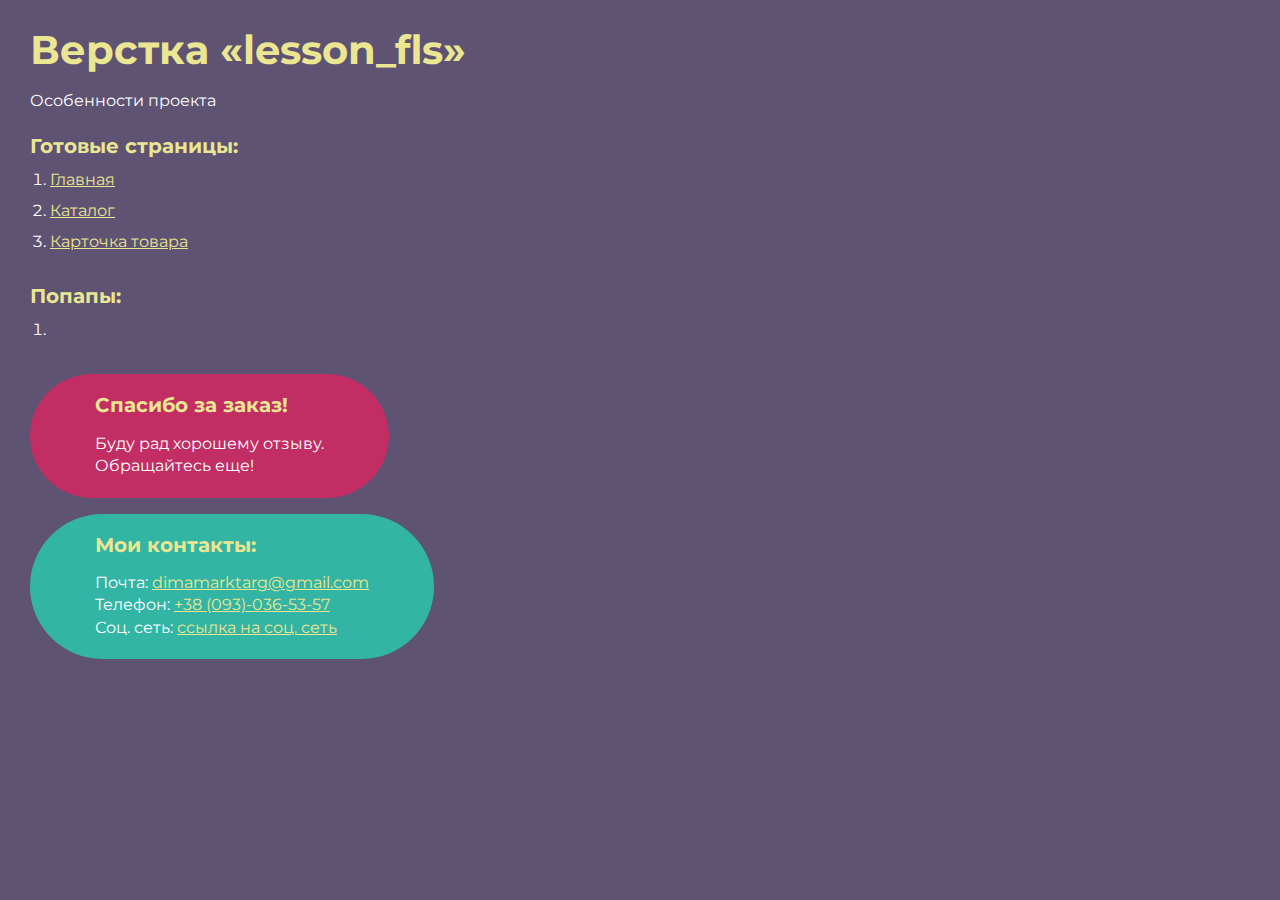
<file: index.html>
<!DOCTYPE html>
<html>
  <head>
    <meta charset="UTF-8" />
    <meta name="viewport" content="width=device-width, initial-scale=1.0" />
    <title>Вёрстка «lesson_fls»</title>
  </head>

  <body>
    <div class="rootpage">
      <h1>Верстка «lesson_fls»</h1>
      <div class="rootpage__info">Особенности проекта</div>
      <h2>Готовые страницы:</h2>
      <ol class="rootpage__list">
        <li><a target="_blank" href="home.html">Главная</a></li>
        <li><a target="_blank" href="catalog.html">Каталог</a></li>
        <li><a target="_blank" href="product.html">Карточка товара</a></li>
      </ol>
      <h2>Попапы:</h2>
      <ol class="rootpage__list">
        <li><a target="_blank" href="home.html#"></a></li>
      </ol>
      <div class="rootpage__tnx">
        <h2>Спасибо за заказ!</h2>
        <p>Буду рад хорошему отзыву.</p>
        <p>Обращайтесь еще!</p>
      </div>
      <div class="rootpage__contacts">
        <h2>Мои контакты:</h2>
        <p>
          Почта:
          <a href="mailto:dimamarktarg@gmail.com">dimamarktarg@gmail.com</a>
        </p>
        <p>Телефон: <a href="tel:+380930365357">+38 (093)-036-53-57</a></p>
        <p>
          Соц. сеть:
          <a href="https://t.me/Smile111">ссылка на соц. сеть</a>
        </p>
      </div>
    </div>
  </body>
  <style>
    @charset "UTF-8";
    @import url("https://fonts.googleapis.com/css?family=Montserrat:regular,700&display=swap");

    *,
    *::before,
    *::after {
      padding: 0px;
      margin: 0px;
      border: 0px;
      box-sizing: border-box;
    }

    html,
    body {
      height: 100%;
      margin: 0;
      padding: 0;
      min-width: 320px;
      width: 100%;
      color: #fff;
      background-color: #5e5373;
    }

    body {
      font-family: Montserrat;
      font-size: 100%;
      line-height: 1;
      font-size: 1rem;
    }

    a {
      text-decoration: underline;
      color: #ebe691;
    }

    a:visited {
      text-decoration: underline;
      color: #aaa768;
    }

    a:hover {
      text-decoration: none;
    }

    ul li {
      list-style: none;
    }

    img {
      vertical-align: top;
    }

    .wrapper {
      width: 100%;
      min-height: 100%;
      overflow: hidden;
    }

    .rootpage {
      padding: 30px;
      display: flex;
      flex-direction: column;
      align-items: flex-start;
    }

    @media (max-width: 767px) {
      .rootpage {
        padding: 30px 15px;
      }
    }

    h1 {
      color: #ebe691;
      font-size: 2.5rem;
      margin: 0px 0px 1.25rem 0px;
    }

    @media (max-width: 767px) {
      h1 {
        font-size: 1.85rem;
        margin: 0px 0px 1.25rem 0px;
      }
    }

    h2 {
      color: #ebe691;
      font-size: 1.25rem;
      margin: 0px 0px 1rem 0px;
    }

    @media (max-width: 767px) {
      h2 {
        font-size: 1.125rem;
        margin: 0px 0px 1rem 0px;
      }
    }

    .rootpage__info {
      line-height: 140%;
      margin: 0px 0px 1.5rem 0px;
    }

    .rootpage__list {
      margin: 0px 0px 2.25rem 1.25rem;
    }

    .rootpage__list li:not(:last-child) {
      margin: 0px 0px 15px 0px;
    }

    .rootpage__contacts,
    .rootpage__tnx {
      border-radius: 200px;
      padding: 20px 65px;
      line-height: 140%;
    }

    @media (max-width: 767px) {
      .rootpage__contacts,
      .rootpage__tnx {
        border-radius: 40px;
        padding: 20px;
      }
    }

    .rootpage__contacts {
      background: #32b5a4;
    }

    .rootpage__contacts a {
      color: #ebe691;
    }

    .rootpage__tnx {
      background: #c22d63;
      margin: 0px 0px 1rem 0px;
    }
  </style>
</html>
</file>
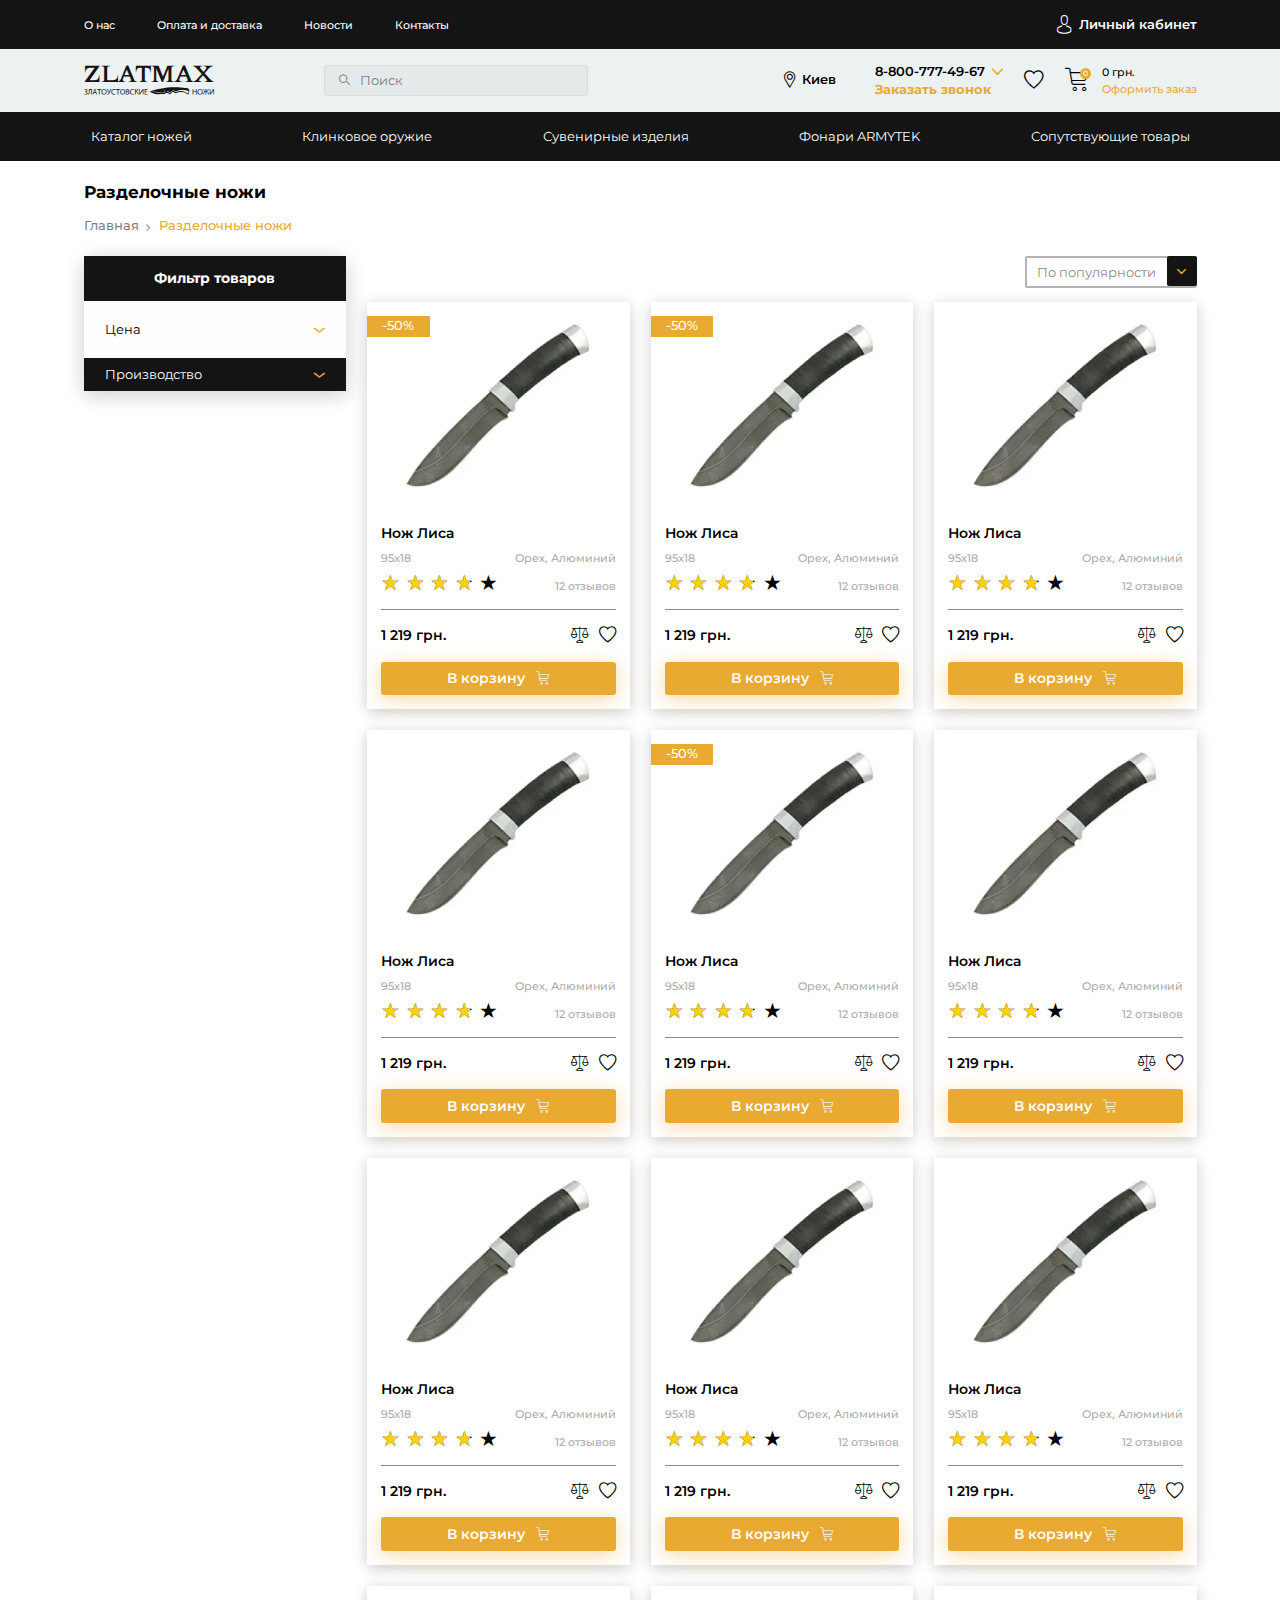
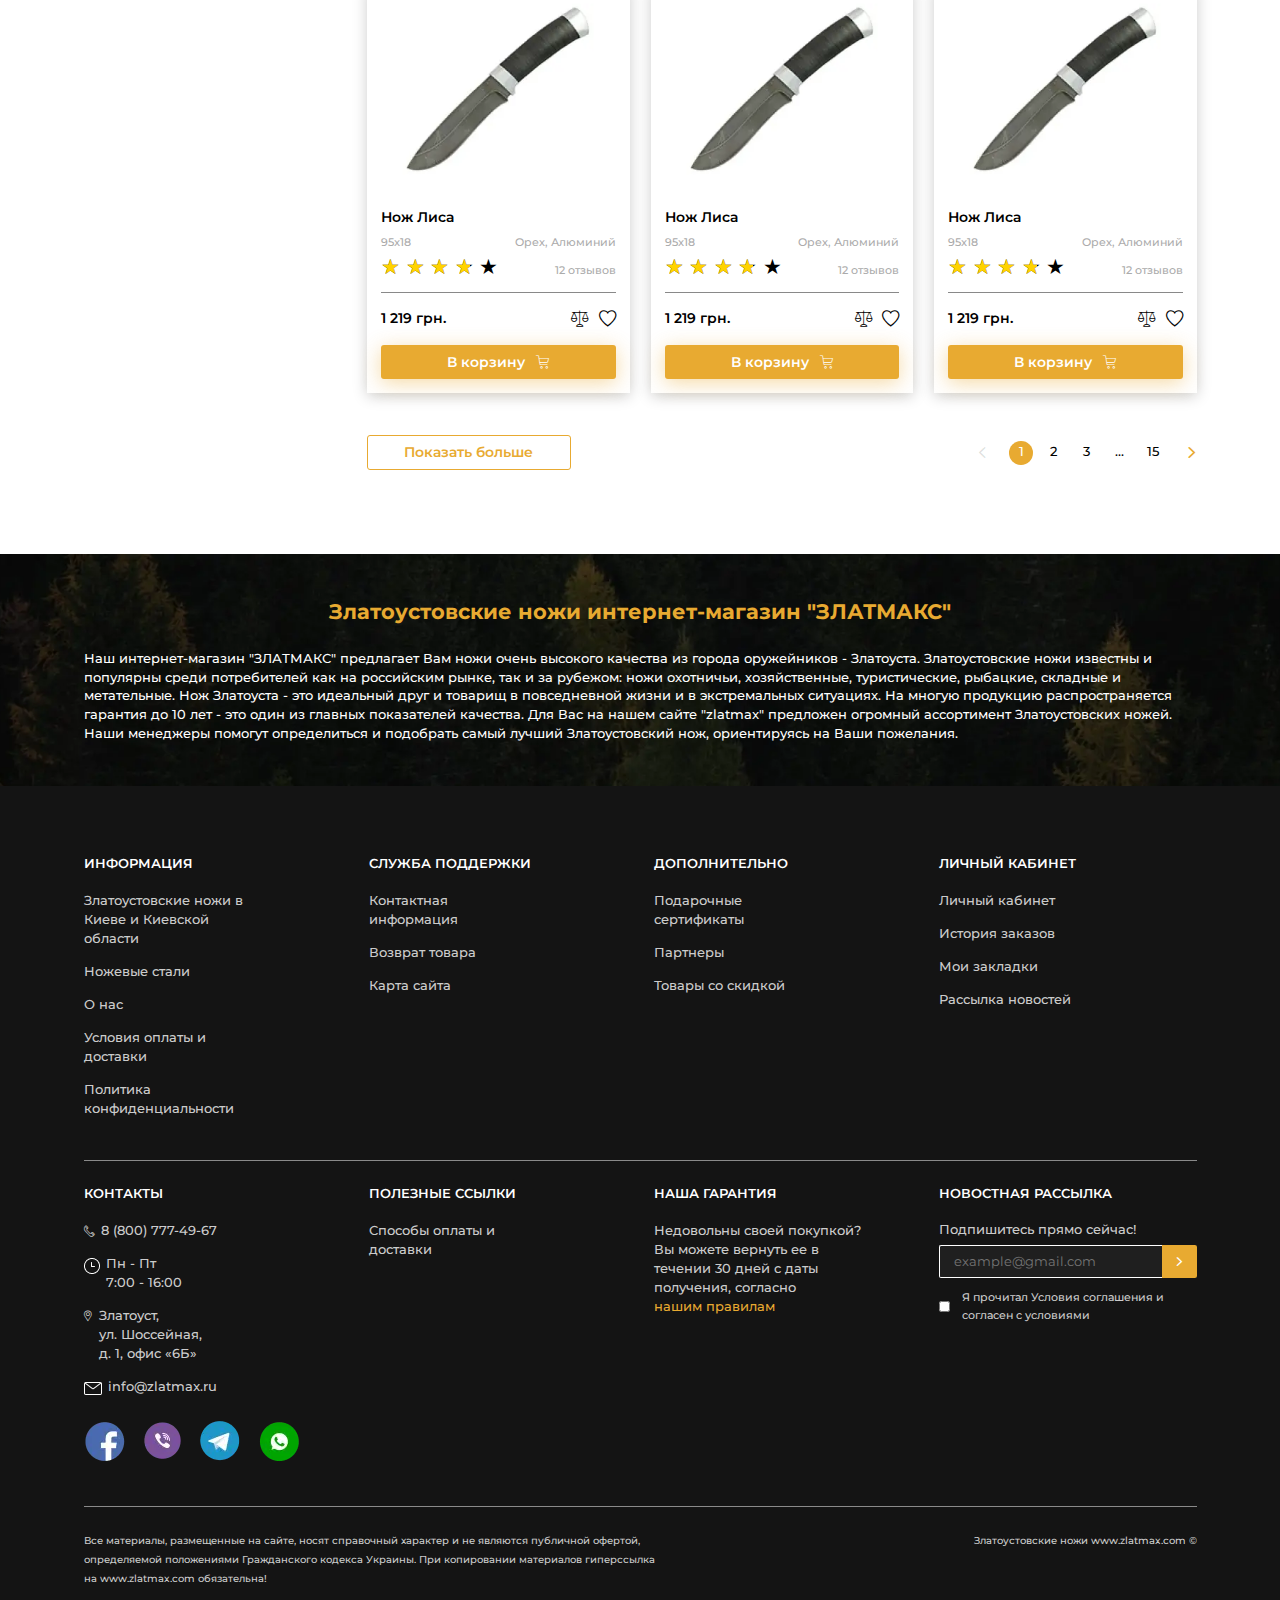
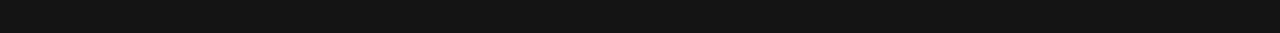
<file: catalog.html>
<!DOCTYPE html>
<html lang="ru">

<head>
	<title>Каталог</title>
	<meta charset="UTF-8">
	<meta name="format-detection" content="telephone=no">
	<!-- <style>body{opacity: 0;}</style> -->
	<link rel="stylesheet" href="css/style.min.css?_v=20230208122949">
	<link rel="shortcut icon" href="favicon.ico">
	<!-- <meta name="robots" content="noindex, nofollow"> -->
	<meta name="viewport" content="width=device-width, initial-scale=1.0">
</head>

<body>
	<div class="wrapper">
		<header class="header">
			<div class="header__top top-header">
				<div class="top-header__container">
					<nav class="top-header__menu menu-top-header">
						<ul data-da=".menu__body, 991.98" class="menu-top-header__list">
							<li class="menu-top-header__item menu-top-header__item_catalog">
								<a href="" class="menu-top-header__link menu-top-header__link_catalog _icon-arrow-bottom">Каталог товаров</a>
							</li>
							<li class="menu-top-header__item">
								<a href="" class="menu-top-header__link">О нас</a>
							</li>
							<li class="menu-top-header__item">
								<a href="" class="menu-top-header__link">Оплата и доставка</a>
							</li>
							<li class="menu-top-header__item">
								<a href="" class="menu-top-header__link">Новости</a>
							</li>
							<li class="menu-top-header__item">
								<a href="" class="menu-top-header__link">Контакты</a>
							</li>
						</ul>
					</nav>
					<a href="" class="top-header__user _icon-user"><span>Личный кабинет</span></a>

					<nav hidden class="menu">
						<button type="button" class="menu__icon icon-menu">
							<span></span>
						</button>
						<div class="menu__body"></div>
					</nav>
				</div>
			</div>

			<div class="header__body body-header">
				<div class="body-header__container">
					<a href="" class="body-header__logo"></a>
					<div data-da=".catalog-header__container, 480" class="body-header__search">
						<form action="#" class="search-header">
							<button type="submit" class="search-header__button _icon-search"></button>
							<input autocomplete="off" type="text" name="form[]" data-error="Ошибка" placeholder="Поиск" class="search-header__input" />
						</form>
					</div>

					<div class="body-header__actions actions-header">
						<a href="" class="actions-header__location _icon-location"><span>Киев</span></a>
						<div data-da=".top-header__container, 991.98, first" class="actions-header__phones phones-header">
							<div data-spollers class="phones-header__items">
								<div class="phones-header__item">
									<a href="tel:88007774967" class="phones-header__phone"><span>8-800-777-49-67</span></a>
									<button type="button" data-spoller class="phones-header__arrow _icon-arrow-bottom"></button>
									<ul class="phones-header__list">
										<li>
											<a href="tel:88007774968" class="phones-header__phone">8-800-777-49-68</a>
										</li>
										<li>
											<a href="tel:88007774969" class="phones-header__phone">8-800-777-49-69</a>
										</li>
										<li>
											<a href="tel:88007774970" class="phones-header__phone">8-800-777-49-70</a>
										</li>
									</ul>
								</div>
							</div>

							<button type="button" data-popup="#callback" class="phones-header__callback">
								Заказать звонок
							</button>
						</div>
						<a data-da=".top-header__container, 991.98,2" href="" class="actions-header__favorite _icon-favorite"></a>
						<a data-da=".top-header__container, 991.98,2" href="" class="actions-header__cart cart-header">
							<div class="cart-header__icon _icon-cart"><span>0</span></div>
							<div class="cart-header__body">
								<div class="cart-header__summ">0 грн.</div>
								<div href="" class="cart-header__link">Оформить заказ</div>
							</div>
						</a>
					</div>
				</div>
			</div>

			<div class="header__catalog catalog-header">
				<div class="catalog-header__container">
					<nav class="catalog-header__menu menu-catalog">
						<button type="button" class="menu-catalog__back _icon-arrow-bottom">
							Назад
						</button>
						<ul class="menu-catalog__list">
							<li class="menu-catalog__item">
								<button data-parent="1" class="menu-catalog__link">
									Каталог ножей
								</button>
							</li>
							<li class="menu-catalog__item">
								<button data-parent="2" class="menu-catalog__link">
									Клинковое оружие
								</button>
							</li>
							<li class="menu-catalog__item">
								<button class="menu-catalog__link">Сувенирные изделия</button>
							</li>
							<li class="menu-catalog__item">
								<button class="menu-catalog__link">Фонари ARMYTEK</button>
							</li>
							<li class="menu-catalog__item">
								<button class="menu-catalog__link">Сопутствующие товары</button>
							</li>
						</ul>

						<div class="menu-catalog__sub-menu sub-menu-catalog">
							<button type="button" class="sub-menu-catalog__back _icon-arrow-bottom">
								Назад
							</button>
							<div class="sub-menu-catalog__container">
								<div hidden data-submenu="1" class="sub-menu-catalog__block">
									<div class="sub-menu-catalog__category">
										<a href="" class="sub-menu-catalog__link-category">Категория ножей</a>
									</div>
									<div class="sub-menu-catalog__category">
										<a href="" class="sub-menu-catalog__link-category">Производство ножей</a>
									</div>
									<div class="sub-menu-catalog__category">
										<a href="" class="sub-menu-catalog__link-category">Ножи по маркам стали</a>
									</div>
									<div class="sub-menu-catalog__category">
										<a href="" class="sub-menu-catalog__link-category">Заточка и полировка ножей</a>
									</div>
									<div class="sub-menu-catalog__category">
										<a href="" class="sub-menu-catalog__link-category">Ножевая мастерская</a>
									</div>

									<ul class="sub-menu-catalog__list">
										<li class="sub-menu-catalog__item">
											<a href="" class="sub-menu-catalog__link">Разделочные ножи</a>
										</li>
										<li class="sub-menu-catalog__item">
											<a href="" class="sub-menu-catalog__link">Туристические ножи</a>
										</li>
										<li class="sub-menu-catalog__item">
											<a href="" class="sub-menu-catalog__link">Ножи охотничьи</a>
										</li>
										<li class="sub-menu-catalog__item">
											<a href="" class="sub-menu-catalog__link">Булатые ножи</a>
										</li>
										<li class="sub-menu-catalog__item">
											<a href="" class="sub-menu-catalog__link">Ножи из дамаска</a>
										</li>
										<li class="sub-menu-catalog__item">
											<a href="" class="sub-menu-catalog__link">Тактического назначения</a>
										</li>
										<li class="sub-menu-catalog__item">
											<a href="" class="sub-menu-catalog__link">Метательные ножи</a>
										</li>
										<li class="sub-menu-catalog__item">
											<a href="" class="sub-menu-catalog__link">Мачете и кукри</a>
										</li>
										<li class="sub-menu-catalog__item">
											<a href="" class="sub-menu-catalog__link">Ножи кухонные</a>
										</li>
									</ul>
									<ul class="sub-menu-catalog__list">
										<li class="sub-menu-catalog__item">
											<a href="" class="sub-menu-catalog__link">Ножи АИР</a>
										</li>
										<li class="sub-menu-catalog__item">
											<a href="" class="sub-menu-catalog__link">Ножи ЗИК</a>
										</li>
										<li class="sub-menu-catalog__item">
											<a href="" class="sub-menu-catalog__link">Ножи ЗЗОСС</a>
										</li>
										<li class="sub-menu-catalog__item">
											<a href="" class="sub-menu-catalog__link">Ножи РОСоружие</a>
										</li>
										<li class="sub-menu-catalog__item">
											<a href="" class="sub-menu-catalog__link">Ножи Оружейник</a>
										</li>
										<li class="sub-menu-catalog__item">
											<a href="" class="sub-menu-catalog__link">Булат Сергея Баранова</a>
										</li>
										<li class="sub-menu-catalog__item">
											<a href="" class="sub-menu-catalog__link">Булат Андрея Умерова</a>
										</li>
										<li class="sub-menu-catalog__item">
											<a href="" class="sub-menu-catalog__link">Ножи Златко</a>
										</li>
										<li class="sub-menu-catalog__item">
											<a href="" class="sub-menu-catalog__link">Ножи Стиль-М</a>
										</li>
										<li class="sub-menu-catalog__item">
											<a href="" class="sub-menu-catalog__link">Оружейная компания</a>
										</li>
									</ul>
									<ul class="sub-menu-catalog__list">
										<li class="sub-menu-catalog__item">
											<a href="" class="sub-menu-catalog__link">Ножи из стали 40х102С2М</a>
										</li>
										<li class="sub-menu-catalog__item">
											<a href="" class="sub-menu-catalog__link">Ножи из стали 95х18</a>
										</li>
										<li class="sub-menu-catalog__item">
											<a href="" class="sub-menu-catalog__link">Ножи из стали 100х13м</a>
										</li>
										<li class="sub-menu-catalog__item">
											<a href="" class="sub-menu-catalog__link">Ножи из стали 110х18м-ШД</a>
										</li>
										<li class="sub-menu-catalog__item">
											<a href="" class="sub-menu-catalog__link">Ножи из стали ЭИ-107 ТЦ</a>
										</li>
										<li class="sub-menu-catalog__item">
											<a href="" class="sub-menu-catalog__link">Ножи из стали 50х14МФ</a>
										</li>
										<li class="sub-menu-catalog__item">
											<a href="" class="sub-menu-catalog__link">Ножи из стали AUS-8</a>
										</li>
										<li class="sub-menu-catalog__item">
											<a href="" class="sub-menu-catalog__link">Ножи из стали К340</a>
										</li>
										<li class="sub-menu-catalog__item">
											<a href="" class="sub-menu-catalog__link">Ножи из стали M390</a>
										</li>
										<li class="sub-menu-catalog__item">
											<a href="" class="sub-menu-catalog__link">Ножи из стали ЭП-766</a>
										</li>
									</ul>
									<ul class="sub-menu-catalog__list">
										<li class="sub-menu-catalog__item">
											<a href="" class="sub-menu-catalog__link">Паста ГОИ</a>
										</li>
										<li class="sub-menu-catalog__item">
											<a href="" class="sub-menu-catalog__link">Алмазная паста</a>
										</li>
										<li class="sub-menu-catalog__item">
											<a href="" class="sub-menu-catalog__link">Бруски и камни для заточки</a>
										</li>
										<li class="sub-menu-catalog__item">
											<a href="" class="sub-menu-catalog__link">Заточные системы</a>
										</li>
									</ul>
									<ul class="sub-menu-catalog__list">
										<li class="sub-menu-catalog__item">
											<a href="" class="sub-menu-catalog__link">Ножевые клинки</a>
										</li>
										<li class="sub-menu-catalog__item">
											<a href="" class="sub-menu-catalog__link">Заготовки для ножей</a>
										</li>
										<li class="sub-menu-catalog__item">
											<a href="" class="sub-menu-catalog__link">Литье для ножей</a>
										</li>
										<li class="sub-menu-catalog__item">
											<a href="" class="sub-menu-catalog__link">Материалы для рукоятей</a>
										</li>
										<li class="sub-menu-catalog__item">
											<a href="" class="sub-menu-catalog__link">Уход за рукоятиями ножей</a>
										</li>
									</ul>

									<div class="sub-menu-catalog__footer">
										<a href="" class="sub-menu-catalog__all">Смотреть все</a>
									</div>
									<div class="sub-menu-catalog__footer">
										<a href="" class="sub-menu-catalog__all">Смотреть все</a>
									</div>
									<div class="sub-menu-catalog__footer">
										<a href="" class="sub-menu-catalog__all">Смотреть все</a>
									</div>
									<div class="sub-menu-catalog__footer">
										<a href="" class="sub-menu-catalog__all">Смотреть все</a>
									</div>
									<div class="sub-menu-catalog__footer">
										<a href="" class="sub-menu-catalog__all">Смотреть все</a>
									</div>
								</div>

								<div hidden data-submenu="2" class="sub-menu-catalog__block">
									<div class="sub-menu-catalog__category">
										<a href="" class="sub-menu-catalog__link-category">Категория ножей</a>
									</div>
									<div class="sub-menu-catalog__category">
										<a href="" class="sub-menu-catalog__link-category">Производство ножей</a>
									</div>
									<div class="sub-menu-catalog__category">
										<a href="" class="sub-menu-catalog__link-category">Заточка и палировка ножей</a>
									</div>
									<ul class="sub-menu-catalog__list">
										<li class="sub-menu-catalog__item">
											<a href="" class="sub-menu-catalog__link">Разделочные ножи</a>
										</li>
										<li class="sub-menu-catalog__item">
											<a href="" class="sub-menu-catalog__link">Туристические ножи</a>
										</li>
										<li class="sub-menu-catalog__item">
											<a href="" class="sub-menu-catalog__link">Ножи охотничьи</a>
										</li>
										<li class="sub-menu-catalog__item">
											<a href="" class="sub-menu-catalog__link">Булатые ножи</a>
										</li>
										<li class="sub-menu-catalog__item">
											<a href="" class="sub-menu-catalog__link">Ножи из дамаска</a>
										</li>
										<li class="sub-menu-catalog__item">
											<a href="" class="sub-menu-catalog__link">Тактического назначения</a>
										</li>
										<li class="sub-menu-catalog__item">
											<a href="" class="sub-menu-catalog__link">Метательные ножи</a>
										</li>
										<li class="sub-menu-catalog__item">
											<a href="" class="sub-menu-catalog__link">Мачете и кукри</a>
										</li>
										<li class="sub-menu-catalog__item">
											<a href="" class="sub-menu-catalog__link">Ножи кухонные</a>
										</li>
									</ul>
									<ul class="sub-menu-catalog__list">
										<li class="sub-menu-catalog__item">
											<a href="" class="sub-menu-catalog__link">Ножи АИР</a>
										</li>
										<li class="sub-menu-catalog__item">
											<a href="" class="sub-menu-catalog__link">Ножи ЗИК</a>
										</li>
										<li class="sub-menu-catalog__item">
											<a href="" class="sub-menu-catalog__link">Ножи ЗЗОСС</a>
										</li>
										<li class="sub-menu-catalog__item">
											<a href="" class="sub-menu-catalog__link">Ножи РОСоружие</a>
										</li>
										<li class="sub-menu-catalog__item">
											<a href="" class="sub-menu-catalog__link">Ножи Оружейник</a>
										</li>
										<li class="sub-menu-catalog__item">
											<a href="" class="sub-menu-catalog__link">Булат Сергея Баранова</a>
										</li>
										<li class="sub-menu-catalog__item">
											<a href="" class="sub-menu-catalog__link">Булат Андрея Умерова</a>
										</li>
										<li class="sub-menu-catalog__item">
											<a href="" class="sub-menu-catalog__link">Ножи Златко</a>
										</li>
										<li class="sub-menu-catalog__item">
											<a href="" class="sub-menu-catalog__link">Ножи Стиль-М</a>
										</li>
									</ul>
									<ul class="sub-menu-catalog__list">
										<li class="sub-menu-catalog__item">
											<a href="" class="sub-menu-catalog__link">Паста ГОИ</a>
										</li>
										<li class="sub-menu-catalog__item">
											<a href="" class="sub-menu-catalog__link">Алмазная паста</a>
										</li>
										<li class="sub-menu-catalog__item">
											<a href="" class="sub-menu-catalog__link">Бруски и камни для заточки</a>
										</li>
										<li class="sub-menu-catalog__item">
											<a href="" class="sub-menu-catalog__link">Заточные системы</a>
										</li>
									</ul>
									<div class="sub-menu-catalog__footer">
										<a href="" class="sub-menu-catalog__all">Смотреть все</a>
									</div>
									<div class="sub-menu-catalog__footer">
										<a href="" class="sub-menu-catalog__all">Смотреть все</a>
									</div>
									<div class="sub-menu-catalog__footer">
										<a href="" class="sub-menu-catalog__all">Смотреть все</a>
									</div>
								</div>
							</div>
						</div>
					</nav>
				</div>
			</div>
		</header>

		<main class="page page__inner">
			<div class="page__header">
				<div class="page__container">
					<h1 class="page__title title">Разделочные ножи</h1>
					<nav class="page__breadcrumbs breadcrumbs">
						<ul class="breadcrumbs__list">
							<li class="breadcrumbs__item">
								<a href="" class="breadcrumbs__link">Главная</a>
							</li>
							<li class="breadcrumbs__item">
								<span class="breadcrumbs__current">Разделочные ножи</span>
							</li>
						</ul>
					</nav>
				</div>
			</div>

			<div class="catalog">
				<div class="catalog__container">
					<div class="catalog__body">
						<div class="catalog__filter filter-catalog">
							<button type="button" class="filter-catalog__title">
								Фильтр товаров
							</button>

							<div data-spollers class="filter-catalog__items">
								<div class="filter-catalog__price price-filter">
									<button type="button" data-spoller class="price-filter__title _icon-spoller-arrow">
										Цена
									</button>
									<div data-range class="price-filter__body">
										<div class="price-filter__inputs">
											<input data-range-from="0" autocomplete="off" type="text" value="500" name="form[]" class="price-filter__input" />
											<input data-range-to="5000" autocomplete="off" type="text" value="3000" name="form[]" class="price-filter__input" />
										</div>
										<div data-range-item class="price-filter__range"></div>
									</div>
								</div>

								<div class="filter-catalog__item item-filter-catalog">
									<button type="button" data-spoller class="item-filter-catalog__title _icon-spoller-arrow">
										Производство
									</button>
									<div class="item-filter-catalog__body">
										<div class="item-filter-catalog__checkbox checkbox">
											<input id="c_1" data-error="Ошибка" class="checkbox__input" type="checkbox" value="1" name="form[]" />
											<label for="c_1" class="checkbox__label"><span class="checkbox__text">АиР <small>(250)</small></span></label>
										</div>
										<div class="item-filter-catalog__checkbox checkbox">
											<input id="c_2" data-error="Ошибка" class="checkbox__input" type="checkbox" value="2" name="form[]" />
											<label for="c_2" class="checkbox__label"><span class="checkbox__text">Булат Сергея Баранова <small>(25)</small></span></label>
										</div>
										<div class="item-filter-catalog__checkbox checkbox">
											<input id="c_3" data-error="Ошибка" class="checkbox__input" type="checkbox" value="3" name="form[]" />
											<label for="c_3" class="checkbox__label"><span class="checkbox__text">Булат Умерова <small>(265)</small></span></label>
										</div>
										<div class="item-filter-catalog__checkbox checkbox">
											<input id="c_4" data-error="Ошибка" class="checkbox__input" type="checkbox" value="4" name="form[]" />
											<label for="c_4" class="checkbox__label"><span class="checkbox__text">ЗЗОСС <small>(18)</small></span></label>
										</div>
										<div class="item-filter-catalog__checkbox checkbox">
											<input id="c_5" data-error="Ошибка" class="checkbox__input" type="checkbox" value="5" name="form[]" />
											<label for="c_5" class="checkbox__label"><span class="checkbox__text">ЗИК <small>(170)</small></span></label>
										</div>
										<div class="item-filter-catalog__checkbox checkbox">
											<input id="c_6" data-error="Ошибка" class="checkbox__input" type="checkbox" value="6" name="form[]" />
											<label for="c_6" class="checkbox__label"><span class="checkbox__text">ЗЛАТКО <small>(250)</small></span></label>
										</div>
										<div class="item-filter-catalog__checkbox checkbox">
											<input id="c_7" data-error="Ошибка" class="checkbox__input" type="checkbox" value="7" name="form[]" />
											<label for="c_7" class="checkbox__label"><span class="checkbox__text">ЗлатПрофит <small>(170)</small></span></label>
										</div>
										<div class="item-filter-catalog__checkbox checkbox">
											<input id="c_8" data-error="Ошибка" class="checkbox__input" type="checkbox" value="8" name="form[]" />
											<label for="c_8" class="checkbox__label"><span class="checkbox__text">ЗОК <small>(170)</small></span></label>
										</div>
										<div class="item-filter-catalog__checkbox checkbox">
											<input id="c_9" data-error="Ошибка" class="checkbox__input" type="checkbox" value="9" name="form[]" />
											<label for="c_9" class="checkbox__label"><span class="checkbox__text">НБК <small>(170)</small></span></label>
										</div>
										<div class="item-filter-catalog__checkbox checkbox">
											<input id="c_10" data-error="Ошибка" class="checkbox__input" type="checkbox" value="10" name="form[]" />
											<label for="c_10" class="checkbox__label"><span class="checkbox__text">НИКОН <small>(170)</small></span></label>
										</div>
										<div class="item-filter-catalog__checkbox checkbox">
											<input id="c_11" data-error="Ошибка" class="checkbox__input" type="checkbox" value="11" name="form[]" />
											<label for="c_11" class="checkbox__label"><span class="checkbox__text">Оружейник <small>(170)</small></span></label>
										</div>
										<div class="item-filter-catalog__checkbox checkbox">
											<input id="c_12" data-error="Ошибка" class="checkbox__input" type="checkbox" value="12" name="form[]" />
											<label for="c_12" class="checkbox__label"><span class="checkbox__text">УКРоружие <small>(170)</small></span></label>
										</div>
										<div class="item-filter-catalog__checkbox checkbox">
											<input id="c_13" data-error="Ошибка" class="checkbox__input" type="checkbox" value="13" name="form[]" />
											<label for="c_13" class="checkbox__label"><span class="checkbox__text">СТИЛЬ-М <small>(170)</small></span></label>
										</div>
									</div>
								</div>
							</div>
						</div>

						<div class="catalog__content">
							<div class="catalog__control select_control">
								<select name="form[]" class="control">
									<option value="1" selected>По популярности</option>
									<option value="2">Сперва дешёвые</option>
									<option value="3">Сперва дорогие</option>
									<option value="4">По дате добавления</option>
								</select>
							</div>
							<div class="catalog__products">
								<article class="product-card">
									<div class="product-card__sale">-50%</div>
									<a href="" class="product-card__image">
										<span class="product-card__item-image-ibg product-card__item-image-ibg_contain">
											<picture><source srcset="img/product-card/image.webp" type="image/webp"><img src="img/product-card/image.png" alt="Картинка" /></picture></span></a>
									<div class="product-card__body">
										<h4 class="product-card__title">
											<a href="" class="product-card__link-title">Нож Лиса</a>
										</h4>
										<div class="product-card__info info-product-card">
											<div class="info-product-card__size">95x18</div>
											<div class="info-product-card__materials">
												Орех, Алюминий
											</div>
										</div>
										<div class="product-card__rating rating rating_set">
											<div class="rating__body">
												<div class="rating__active"></div>
												<div class="rating__items">
													<input type="radio" class="rating__item" value="1" name="rating" />
													<input type="radio" class="rating__item" value="2" name="rating" />
													<input type="radio" class="rating__item" value="3" name="rating" />
													<input type="radio" class="rating__item" value="4" name="rating" />
													<input type="radio" class="rating__item" value="5" name="rating" />
												</div>
											</div>
											<div class="rating__value">3.6</div>
											<div class="rating__info">12 отзывов</div>
										</div>
										<div class="product-card__footer">
											<div class="product-card__price">1 219 грн.</div>
											<a href="" class="product-card__compare _icon-compare"></a>
											<a href="" class="product-card__favorite _icon-favorite"></a>
										</div>
										<button type="button" class="product-card__cart button">
											<span class="_icon-cart">В корзину</span>
										</button>
									</div>
								</article>
								<article class="product-card">
									<div class="product-card__sale">-50%</div>
									<a href="" class="product-card__image">
										<span class="product-card__item-image-ibg product-card__item-image-ibg_contain">
											<picture><source srcset="img/product-card/image.webp" type="image/webp"><img src="img/product-card/image.png" alt="Картинка" /></picture></span></a>
									<div class="product-card__body">
										<h4 class="product-card__title">
											<a href="" class="product-card__link-title">Нож Лиса</a>
										</h4>
										<div class="product-card__info info-product-card">
											<div class="info-product-card__size">95x18</div>
											<div class="info-product-card__materials">
												Орех, Алюминий
											</div>
										</div>
										<div class="product-card__rating rating rating_set">
											<div class="rating__body">
												<div class="rating__active"></div>
												<div class="rating__items">
													<input type="radio" class="rating__item" value="1" name="rating" />
													<input type="radio" class="rating__item" value="2" name="rating" />
													<input type="radio" class="rating__item" value="3" name="rating" />
													<input type="radio" class="rating__item" value="4" name="rating" />
													<input type="radio" class="rating__item" value="5" name="rating" />
												</div>
											</div>
											<div class="rating__value">3.6</div>
											<div class="rating__info">12 отзывов</div>
										</div>
										<div class="product-card__footer">
											<div class="product-card__price">1 219 грн.</div>
											<a href="" class="product-card__compare _icon-compare"></a>
											<a href="" class="product-card__favorite _icon-favorite"></a>
										</div>
										<button type="button" class="product-card__cart button">
											<span class="_icon-cart">В корзину</span>
										</button>
									</div>
								</article>
								<article class="product-card">
									<a href="" class="product-card__image">
										<span class="product-card__item-image-ibg product-card__item-image-ibg_contain">
											<picture><source srcset="img/product-card/image.webp" type="image/webp"><img src="img/product-card/image.png" alt="Картинка" /></picture></span></a>
									<div class="product-card__body">
										<h4 class="product-card__title">
											<a href="" class="product-card__link-title">Нож Лиса</a>
										</h4>
										<div class="product-card__info info-product-card">
											<div class="info-product-card__size">95x18</div>
											<div class="info-product-card__materials">
												Орех, Алюминий
											</div>
										</div>
										<div class="product-card__rating rating rating_set">
											<div class="rating__body">
												<div class="rating__active"></div>
												<div class="rating__items">
													<input type="radio" class="rating__item" value="1" name="rating" />
													<input type="radio" class="rating__item" value="2" name="rating" />
													<input type="radio" class="rating__item" value="3" name="rating" />
													<input type="radio" class="rating__item" value="4" name="rating" />
													<input type="radio" class="rating__item" value="5" name="rating" />
												</div>
											</div>
											<div class="rating__value">3.6</div>
											<div class="rating__info">12 отзывов</div>
										</div>
										<div class="product-card__footer">
											<div class="product-card__price">1 219 грн.</div>
											<a href="" class="product-card__compare _icon-compare"></a>
											<a href="" class="product-card__favorite _icon-favorite"></a>
										</div>
										<button type="button" class="product-card__cart button">
											<span class="_icon-cart">В корзину</span>
										</button>
									</div>
								</article>
								<article class="product-card">
									<a href="" class="product-card__image">
										<span class="product-card__item-image-ibg product-card__item-image-ibg_contain">
											<picture><source srcset="img/product-card/image.webp" type="image/webp"><img src="img/product-card/image.png" alt="Картинка" /></picture></span></a>
									<div class="product-card__body">
										<h4 class="product-card__title">
											<a href="" class="product-card__link-title">Нож Лиса</a>
										</h4>
										<div class="product-card__info info-product-card">
											<div class="info-product-card__size">95x18</div>
											<div class="info-product-card__materials">
												Орех, Алюминий
											</div>
										</div>
										<div class="product-card__rating rating rating_set">
											<div class="rating__body">
												<div class="rating__active"></div>
												<div class="rating__items">
													<input type="radio" class="rating__item" value="1" name="rating" />
													<input type="radio" class="rating__item" value="2" name="rating" />
													<input type="radio" class="rating__item" value="3" name="rating" />
													<input type="radio" class="rating__item" value="4" name="rating" />
													<input type="radio" class="rating__item" value="5" name="rating" />
												</div>
											</div>
											<div class="rating__value">3.6</div>
											<div class="rating__info">12 отзывов</div>
										</div>
										<div class="product-card__footer">
											<div class="product-card__price">1 219 грн.</div>
											<a href="" class="product-card__compare _icon-compare"></a>
											<a href="" class="product-card__favorite _icon-favorite"></a>
										</div>
										<button type="button" class="product-card__cart button">
											<span class="_icon-cart">В корзину</span>
										</button>
									</div>
								</article>
								<article class="product-card">
									<div class="product-card__sale">-50%</div>
									<a href="" class="product-card__image">
										<span class="product-card__item-image-ibg product-card__item-image-ibg_contain">
											<picture><source srcset="img/product-card/image.webp" type="image/webp"><img src="img/product-card/image.png" alt="Картинка" /></picture></span></a>
									<div class="product-card__body">
										<h4 class="product-card__title">
											<a href="" class="product-card__link-title">Нож Лиса</a>
										</h4>
										<div class="product-card__info info-product-card">
											<div class="info-product-card__size">95x18</div>
											<div class="info-product-card__materials">
												Орех, Алюминий
											</div>
										</div>
										<div class="product-card__rating rating rating_set">
											<div class="rating__body">
												<div class="rating__active"></div>
												<div class="rating__items">
													<input type="radio" class="rating__item" value="1" name="rating" />
													<input type="radio" class="rating__item" value="2" name="rating" />
													<input type="radio" class="rating__item" value="3" name="rating" />
													<input type="radio" class="rating__item" value="4" name="rating" />
													<input type="radio" class="rating__item" value="5" name="rating" />
												</div>
											</div>
											<div class="rating__value">3.6</div>
											<div class="rating__info">12 отзывов</div>
										</div>
										<div class="product-card__footer">
											<div class="product-card__price">1 219 грн.</div>
											<a href="" class="product-card__compare _icon-compare"></a>
											<a href="" class="product-card__favorite _icon-favorite"></a>
										</div>
										<button type="button" class="product-card__cart button">
											<span class="_icon-cart">В корзину</span>
										</button>
									</div>
								</article>
								<article class="product-card">
									<a href="" class="product-card__image">
										<span class="product-card__item-image-ibg product-card__item-image-ibg_contain">
											<picture><source srcset="img/product-card/image.webp" type="image/webp"><img src="img/product-card/image.png" alt="Картинка" /></picture></span></a>
									<div class="product-card__body">
										<h4 class="product-card__title">
											<a href="" class="product-card__link-title">Нож Лиса</a>
										</h4>
										<div class="product-card__info info-product-card">
											<div class="info-product-card__size">95x18</div>
											<div class="info-product-card__materials">
												Орех, Алюминий
											</div>
										</div>
										<div class="product-card__rating rating rating_set">
											<div class="rating__body">
												<div class="rating__active"></div>
												<div class="rating__items">
													<input type="radio" class="rating__item" value="1" name="rating" />
													<input type="radio" class="rating__item" value="2" name="rating" />
													<input type="radio" class="rating__item" value="3" name="rating" />
													<input type="radio" class="rating__item" value="4" name="rating" />
													<input type="radio" class="rating__item" value="5" name="rating" />
												</div>
											</div>
											<div class="rating__value">3.6</div>
											<div class="rating__info">12 отзывов</div>
										</div>
										<div class="product-card__footer">
											<div class="product-card__price">1 219 грн.</div>
											<a href="" class="product-card__compare _icon-compare"></a>
											<a href="" class="product-card__favorite _icon-favorite"></a>
										</div>
										<button type="button" class="product-card__cart button">
											<span class="_icon-cart">В корзину</span>
										</button>
									</div>
								</article>
								<article class="product-card">
									<a href="" class="product-card__image">
										<span class="product-card__item-image-ibg product-card__item-image-ibg_contain">
											<picture><source srcset="img/product-card/image.webp" type="image/webp"><img src="img/product-card/image.png" alt="Картинка" /></picture></span></a>
									<div class="product-card__body">
										<h4 class="product-card__title">
											<a href="" class="product-card__link-title">Нож Лиса</a>
										</h4>
										<div class="product-card__info info-product-card">
											<div class="info-product-card__size">95x18</div>
											<div class="info-product-card__materials">
												Орех, Алюминий
											</div>
										</div>
										<div class="product-card__rating rating rating_set">
											<div class="rating__body">
												<div class="rating__active"></div>
												<div class="rating__items">
													<input type="radio" class="rating__item" value="1" name="rating" />
													<input type="radio" class="rating__item" value="2" name="rating" />
													<input type="radio" class="rating__item" value="3" name="rating" />
													<input type="radio" class="rating__item" value="4" name="rating" />
													<input type="radio" class="rating__item" value="5" name="rating" />
												</div>
											</div>
											<div class="rating__value">3.6</div>
											<div class="rating__info">12 отзывов</div>
										</div>
										<div class="product-card__footer">
											<div class="product-card__price">1 219 грн.</div>
											<a href="" class="product-card__compare _icon-compare"></a>
											<a href="" class="product-card__favorite _icon-favorite"></a>
										</div>
										<button type="button" class="product-card__cart button">
											<span class="_icon-cart">В корзину</span>
										</button>
									</div>
								</article>
								<article class="product-card">
									<a href="" class="product-card__image">
										<span class="product-card__item-image-ibg product-card__item-image-ibg_contain">
											<picture><source srcset="img/product-card/image.webp" type="image/webp"><img src="img/product-card/image.png" alt="Картинка" /></picture></span></a>
									<div class="product-card__body">
										<h4 class="product-card__title">
											<a href="" class="product-card__link-title">Нож Лиса</a>
										</h4>
										<div class="product-card__info info-product-card">
											<div class="info-product-card__size">95x18</div>
											<div class="info-product-card__materials">
												Орех, Алюминий
											</div>
										</div>
										<div class="product-card__rating rating rating_set">
											<div class="rating__body">
												<div class="rating__active"></div>
												<div class="rating__items">
													<input type="radio" class="rating__item" value="1" name="rating" />
													<input type="radio" class="rating__item" value="2" name="rating" />
													<input type="radio" class="rating__item" value="3" name="rating" />
													<input type="radio" class="rating__item" value="4" name="rating" />
													<input type="radio" class="rating__item" value="5" name="rating" />
												</div>
											</div>
											<div class="rating__value">3.6</div>
											<div class="rating__info">12 отзывов</div>
										</div>
										<div class="product-card__footer">
											<div class="product-card__price">1 219 грн.</div>
											<a href="" class="product-card__compare _icon-compare"></a>
											<a href="" class="product-card__favorite _icon-favorite"></a>
										</div>
										<button type="button" class="product-card__cart button">
											<span class="_icon-cart">В корзину</span>
										</button>
									</div>
								</article>
								<article class="product-card">
									<a href="" class="product-card__image">
										<span class="product-card__item-image-ibg product-card__item-image-ibg_contain">
											<picture><source srcset="img/product-card/image.webp" type="image/webp"><img src="img/product-card/image.png" alt="Картинка" /></picture></span></a>
									<div class="product-card__body">
										<h4 class="product-card__title">
											<a href="" class="product-card__link-title">Нож Лиса</a>
										</h4>
										<div class="product-card__info info-product-card">
											<div class="info-product-card__size">95x18</div>
											<div class="info-product-card__materials">
												Орех, Алюминий
											</div>
										</div>
										<div class="product-card__rating rating rating_set">
											<div class="rating__body">
												<div class="rating__active"></div>
												<div class="rating__items">
													<input type="radio" class="rating__item" value="1" name="rating" />
													<input type="radio" class="rating__item" value="2" name="rating" />
													<input type="radio" class="rating__item" value="3" name="rating" />
													<input type="radio" class="rating__item" value="4" name="rating" />
													<input type="radio" class="rating__item" value="5" name="rating" />
												</div>
											</div>
											<div class="rating__value">3.6</div>
											<div class="rating__info">12 отзывов</div>
										</div>
										<div class="product-card__footer">
											<div class="product-card__price">1 219 грн.</div>
											<a href="" class="product-card__compare _icon-compare"></a>
											<a href="" class="product-card__favorite _icon-favorite"></a>
										</div>
										<button type="button" class="product-card__cart button">
											<span class="_icon-cart">В корзину</span>
										</button>
									</div>
								</article>
								<article class="product-card">
									<a href="" class="product-card__image">
										<span class="product-card__item-image-ibg product-card__item-image-ibg_contain">
											<picture><source srcset="img/product-card/image.webp" type="image/webp"><img src="img/product-card/image.png" alt="Картинка" /></picture></span></a>
									<div class="product-card__body">
										<h4 class="product-card__title">
											<a href="" class="product-card__link-title">Нож Лиса</a>
										</h4>
										<div class="product-card__info info-product-card">
											<div class="info-product-card__size">95x18</div>
											<div class="info-product-card__materials">
												Орех, Алюминий
											</div>
										</div>
										<div class="product-card__rating rating rating_set">
											<div class="rating__body">
												<div class="rating__active"></div>
												<div class="rating__items">
													<input type="radio" class="rating__item" value="1" name="rating" />
													<input type="radio" class="rating__item" value="2" name="rating" />
													<input type="radio" class="rating__item" value="3" name="rating" />
													<input type="radio" class="rating__item" value="4" name="rating" />
													<input type="radio" class="rating__item" value="5" name="rating" />
												</div>
											</div>
											<div class="rating__value">3.6</div>
											<div class="rating__info">12 отзывов</div>
										</div>
										<div class="product-card__footer">
											<div class="product-card__price">1 219 грн.</div>
											<a href="" class="product-card__compare _icon-compare"></a>
											<a href="" class="product-card__favorite _icon-favorite"></a>
										</div>
										<button type="button" class="product-card__cart button">
											<span class="_icon-cart">В корзину</span>
										</button>
									</div>
								</article>
								<article class="product-card">
									<a href="" class="product-card__image">
										<span class="product-card__item-image-ibg product-card__item-image-ibg_contain">
											<picture><source srcset="img/product-card/image.webp" type="image/webp"><img src="img/product-card/image.png" alt="Картинка" /></picture></span></a>
									<div class="product-card__body">
										<h4 class="product-card__title">
											<a href="" class="product-card__link-title">Нож Лиса</a>
										</h4>
										<div class="product-card__info info-product-card">
											<div class="info-product-card__size">95x18</div>
											<div class="info-product-card__materials">
												Орех, Алюминий
											</div>
										</div>
										<div class="product-card__rating rating rating_set">
											<div class="rating__body">
												<div class="rating__active"></div>
												<div class="rating__items">
													<input type="radio" class="rating__item" value="1" name="rating" />
													<input type="radio" class="rating__item" value="2" name="rating" />
													<input type="radio" class="rating__item" value="3" name="rating" />
													<input type="radio" class="rating__item" value="4" name="rating" />
													<input type="radio" class="rating__item" value="5" name="rating" />
												</div>
											</div>
											<div class="rating__value">3.6</div>
											<div class="rating__info">12 отзывов</div>
										</div>
										<div class="product-card__footer">
											<div class="product-card__price">1 219 грн.</div>
											<a href="" class="product-card__compare _icon-compare"></a>
											<a href="" class="product-card__favorite _icon-favorite"></a>
										</div>
										<button type="button" class="product-card__cart button">
											<span class="_icon-cart">В корзину</span>
										</button>
									</div>
								</article>
								<article class="product-card">
									<a href="" class="product-card__image">
										<span class="product-card__item-image-ibg product-card__item-image-ibg_contain">
											<picture><source srcset="img/product-card/image.webp" type="image/webp"><img src="img/product-card/image.png" alt="Картинка" /></picture></span></a>
									<div class="product-card__body">
										<h4 class="product-card__title">
											<a href="" class="product-card__link-title">Нож Лиса</a>
										</h4>
										<div class="product-card__info info-product-card">
											<div class="info-product-card__size">95x18</div>
											<div class="info-product-card__materials">
												Орех, Алюминий
											</div>
										</div>
										<div class="product-card__rating rating rating_set">
											<div class="rating__body">
												<div class="rating__active"></div>
												<div class="rating__items">
													<input type="radio" class="rating__item" value="1" name="rating" />
													<input type="radio" class="rating__item" value="2" name="rating" />
													<input type="radio" class="rating__item" value="3" name="rating" />
													<input type="radio" class="rating__item" value="4" name="rating" />
													<input type="radio" class="rating__item" value="5" name="rating" />
												</div>
											</div>
											<div class="rating__value">3.6</div>
											<div class="rating__info">12 отзывов</div>
										</div>
										<div class="product-card__footer">
											<div class="product-card__price">1 219 грн.</div>
											<a href="" class="product-card__compare _icon-compare"></a>
											<a href="" class="product-card__favorite _icon-favorite"></a>
										</div>
										<button type="button" class="product-card__cart button">
											<span class="_icon-cart">В корзину</span>
										</button>
									</div>
								</article>
							</div>
							<div class="catalog__footer">
								<a href="" class="catalog__more button button_border">Показать больше</a>
								<div class="catalog__pagging pagging">
									<button disabled type="button" class="pagging__arrow pagging__arrow_left _icon-arrow-bottom"></button>
									<ul class="pagging__list">
										<li class="pagging__item">
											<a href="" class="pagging__link _active">1</a>
										</li>
										<li class="pagging__item">
											<a href="" class="pagging__link">2</a>
										</li>
										<li class="pagging__item">
											<a href="" class="pagging__link">3</a>
										</li>
										<li class="pagging__item">
											<a href="" class="pagging__link">...</a>
										</li>
										<li class="pagging__item">
											<a href="" class="pagging__link">15</a>
										</li>
									</ul>
									<button type="button" class="pagging__arrow pagging__arrow_right _icon-arrow-bottom"></button>
								</div>
							</div>
						</div>
					</div>
				</div>
			</div>
		</main>
		<footer class="footer">
			<section class="footer__text text-footer">
				<div class="text-footer__container">
					<h1 class="text-footer__title">
						Златоустовские ножи интернет-магазин "ЗЛАТМАКС"
					</h1>
					<div class="text-footer__text">
						Наш интернет-магазин "ЗЛАТМАКС" предлагает Вам ножи очень высокого
						качества из города оружейников - Златоуста. Златоустовские ножи известны
						и популярны среди потребителей как на российским рынке, так и за
						рубежом: ножи охотничьи, хозяйственные, туристические, рыбацкие,
						складные и метательные. Нож Златоуста - это идеальный друг и товарищ в
						повседневной жизни и в экстремальных ситуациях. На многую продукцию
						распространяется гарантия до 10 лет - это один из главных показателей
						качества. Для Вас на нашем сайте "zlatmax" предложен огромный
						ассортимент Златоустовских ножей. Наши менеджеры помогут определиться и
						подобрать самый лучший Златоустовский нож, ориентируясь на Ваши
						пожелания.
					</div>
				</div>
			</section>
			<div class="footer__container">
				<div class="footer__body body-footer">
					<div class="body-footer__row">
						<div class="body-footer__item item-footer">
							<div data-spollers="767.98" class="item-footer__spoller spoller-item-footer">
								<div class="spoller-item-footer__item">
									<button type="button" data-spoller class="spoller-item-footer__title">
										ИНФОРМАЦИЯ
									</button>
									<div class="spoller-item-footer__body">
										<nav class="menu-footer">
											<ul class="menu-footer__list">
												<li class="menu-footer__item">
													<a href="" class="menu-footer__link">Златоустовские ножи в Киеве и Киевской области</a>
												</li>
												<li class="menu-footer__item">
													<a href="" class="menu-footer__link">Ножевые стали</a>
												</li>
												<li class="menu-footer__item">
													<a href="" class="menu-footer__link">О нас</a>
												</li>
												<li class="menu-footer__item">
													<a href="" class="menu-footer__link">Условия оплаты и доставки</a>
												</li>
												<li class="menu-footer__item">
													<a href="" class="menu-footer__link">Политика конфиденциальности</a>
												</li>
											</ul>
										</nav>
									</div>
								</div>
							</div>
						</div>
						<div class="body-footer__item item-footer">
							<div data-spollers="767.98" class="item-footer__spoller spoller-item-footer">
								<div class="spoller-item-footer__item">
									<button type="button" data-spoller class="spoller-item-footer__title">
										СЛУЖБА ПОДДЕРЖКИ
									</button>
									<div class="spoller-item-footer__body">
										<nav class="menu-footer">
											<ul class="menu-footer__list">
												<li class="menu-footer__item">
													<a href="" class="menu-footer__link">Контактная информация</a>
												</li>
												<li class="menu-footer__item">
													<a href="" class="menu-footer__link">Возврат товара</a>
												</li>
												<li class="menu-footer__item">
													<a href="" class="menu-footer__link">Карта сайта</a>
												</li>
											</ul>
										</nav>
									</div>
								</div>
							</div>
						</div>
						<div class="body-footer__item item-footer">
							<div data-spollers="767.98" class="item-footer__spoller spoller-item-footer">
								<div class="spoller-item-footer__item">
									<button type="button" data-spoller class="spoller-item-footer__title">
										ДОПОЛНИТЕЛЬНО
									</button>
									<div class="spoller-item-footer__body">
										<nav class="menu-footer">
											<ul class="menu-footer__list">
												<li class="menu-footer__item">
													<a href="" class="menu-footer__link">Подарочные сертификаты</a>
												</li>
												<li class="menu-footer__item">
													<a href="" class="menu-footer__link">Партнеры</a>
												</li>
												<li class="menu-footer__item">
													<a href="" class="menu-footer__link">Товары со скидкой</a>
												</li>
											</ul>
										</nav>
									</div>
								</div>
							</div>
						</div>
						<div class="body-footer__item item-footer">
							<div data-spollers="767.98" class="item-footer__spoller spoller-item-footer">
								<div class="spoller-item-footer__item">
									<button type="button" data-spoller class="spoller-item-footer__title">
										ЛИЧНЫЙ КАБИНЕТ
									</button>
									<div class="spoller-item-footer__body">
										<nav class="menu-footer">
											<ul class="menu-footer__list">
												<li class="menu-footer__item">
													<a href="" class="menu-footer__link">Личный кабинет</a>
												</li>
												<li class="menu-footer__item">
													<a href="" class="menu-footer__link">История заказов</a>
												</li>
												<li class="menu-footer__item">
													<a href="" class="menu-footer__link">Мои закладки</a>
												</li>
												<li class="menu-footer__item">
													<a href="" class="menu-footer__link">Рассылка новостей</a>
												</li>
											</ul>
										</nav>
									</div>
								</div>
							</div>
						</div>
					</div>
					<div class="body-footer__row">
						<div class="body-footer__item item-footer">
							<div data-spollers="767.98" class="item-footer__spoller spoller-item-footer">
								<div class="spoller-item-footer__item">
									<button type="button" data-spoller class="spoller-item-footer__title">
										КОНТАКТЫ
									</button>
									<div class="spoller-item-footer__body">
										<nav class="menu-footer">
											<ul class="menu-footer__list">
												<li class="menu-footer__item _icon-footer-phone">
													<a href="tel:88007774967" class="menu-footer__link">8 (800) 777-49-67</a>
												</li>
												<li class="menu-footer__item">
													<div>
														<picture><source srcset="img/icons/clock.webp" type="image/webp"><img src="img/icons/clock.png" alt="clock" /></picture>
													</div>
													<div>
														<p>Пн - Пт</p>
														<p>7:00 - 16:00</p>
													</div>
												</li>
												<li class="menu-footer__item _icon-location">
													<div>
														<p>Златоуст,</p>
														<p>ул. Шоссейная,</p>
														<p>д. 1, офис «6Б»</p>
													</div>
												</li>
												<li class="menu-footer__item">
													<div class="email">
														<picture><source srcset="img/icons/email.webp" type="image/webp"><img src="img/icons/email.png" alt="email" /></picture>
													</div>
													<a href="mailto:info@zlatmax.ru" class="menu-footer__link">info@zlatmax.ru</a>
												</li>
											</ul>
										</nav>
										<ul class="social-footer">
											<li class="social-footer__item">
												<a href="" class="social-footer__link"><picture><source srcset="img/icons/social/facebook.webp" type="image/webp"><img src="img/icons/social/facebook.png" alt="" /></picture></a>
											</li>
											<li class="social-footer__item">
												<a href="" class="social-footer__link"><picture><source srcset="img/icons/social/viber.webp" type="image/webp"><img src="img/icons/social/viber.png" alt="" /></picture></a>
											</li>
											<li class="social-footer__item">
												<a href="" class="social-footer__link"><picture><source srcset="img/icons/social/telegram.webp" type="image/webp"><img src="img/icons/social/telegram.png" alt="" /></picture></a>
											</li>
											<li class="social-footer__item">
												<a href="" class="social-footer__link"><picture><source srcset="img/icons/social/whatsapp.webp" type="image/webp"><img src="img/icons/social/whatsapp.png" alt="" /></picture></a>
											</li>
										</ul>
									</div>
								</div>
							</div>
						</div>
						<div class="body-footer__item item-footer">
							<div data-spollers="767.98" class="item-footer__spoller spoller-item-footer">
								<div class="spoller-item-footer__item">
									<button type="button" data-spoller class="spoller-item-footer__title">
										ПОЛЕЗНЫЕ ССЫЛКИ
									</button>
									<div class="spoller-item-footer__body">
										<nav class="menu-footer">
											<ul class="menu-footer__list">
												<li class="menu-footer__item">
													<a href="" class="menu-footer__link">Способы оплаты и доставки</a>
												</li>
											</ul>
										</nav>
									</div>
								</div>
							</div>
						</div>
						<div class="body-footer__item item-footer">
							<div data-spollers="767.98" class="item-footer__spoller spoller-item-footer">
								<div class="spoller-item-footer__item">
									<button type="button" data-spoller class="spoller-item-footer__title">
										НАША ГАРАНТИЯ
									</button>
									<div class="spoller-item-footer__body">
										<div class="spoller-item-footer__text">
											Недовольны своей покупкой? Вы можете вернуть ее в течении 30
											дней с даты получения, согласно
											<a href="" class="menu-footer__link">нашим правилам</a>
										</div>
									</div>
								</div>
							</div>
						</div>
						<div class="body-footer__item item-footer">
							<div data-spollers="767.98" class="item-footer__spoller spoller-item-footer">
								<div class="spoller-item-footer__item">
									<button type="button" data-spoller class="spoller-item-footer__title">
										НОВОСТНАЯ РАССЫЛКА
									</button>
									<form action="" class="spoller-item-footer__body footer-subscribe">
										<label for="subscribe-input" class="footer-subscribe__label">Подпишитесь прямо сейчас!</label>
										<div class="footer-subscribe__line">
											<input id="subscribe-input" autocomplete="off" type="text" name="form[]" data-error="Ошибка" data-required="email" placeholder="example@gmail.com" class="footer-subscribe__input" />
											<button type="submit" class="footer-subscribe__button _icon-arrow-bottom"></button>
										</div>
										<div class="checkbox_footer">
											<input id="c_0" data-error="Ошибка" class="checkbox__input_footer" type="checkbox" value="0" name="form[]" />
											<label for="c_0" class="checkbox__label_footer"><span class="checkbox__text_footer">Я прочитал Условия соглашения и согласен с условиями
												</span></label>
										</div>
									</form>
								</div>
							</div>
						</div>
					</div>
					<div class="body-footer__bottom">
						<div class="body-footer__rules">
							Все материалы, размещенные на сайте, носят справочный характер и не
							являются публичной офертой, определяемой положениями Гражданского
							кодекса Украины. При копировании материалов гиперссылка на
							www.zlatmax.com обязательна!
						</div>
						<div class="body-footer__copy">
							Златоустовские ножи <span>www.zlatmax.com ©</span>
						</div>
					</div>
				</div>
			</div>
		</footer>

	</div>
	<div id="callback" aria-hidden="true" class="popup">
		<div class="popup__wrapper">
			<div class="popup__content">
				<button data-close type="button" class="popup__close">Закрыть</button>
				<div class="popup__text">Тут будет форма</div>
			</div>
		</div>
	</div>
	<script src="js/app.min.js?_v=20230208122949"></script>
</body>

</html>
</file>
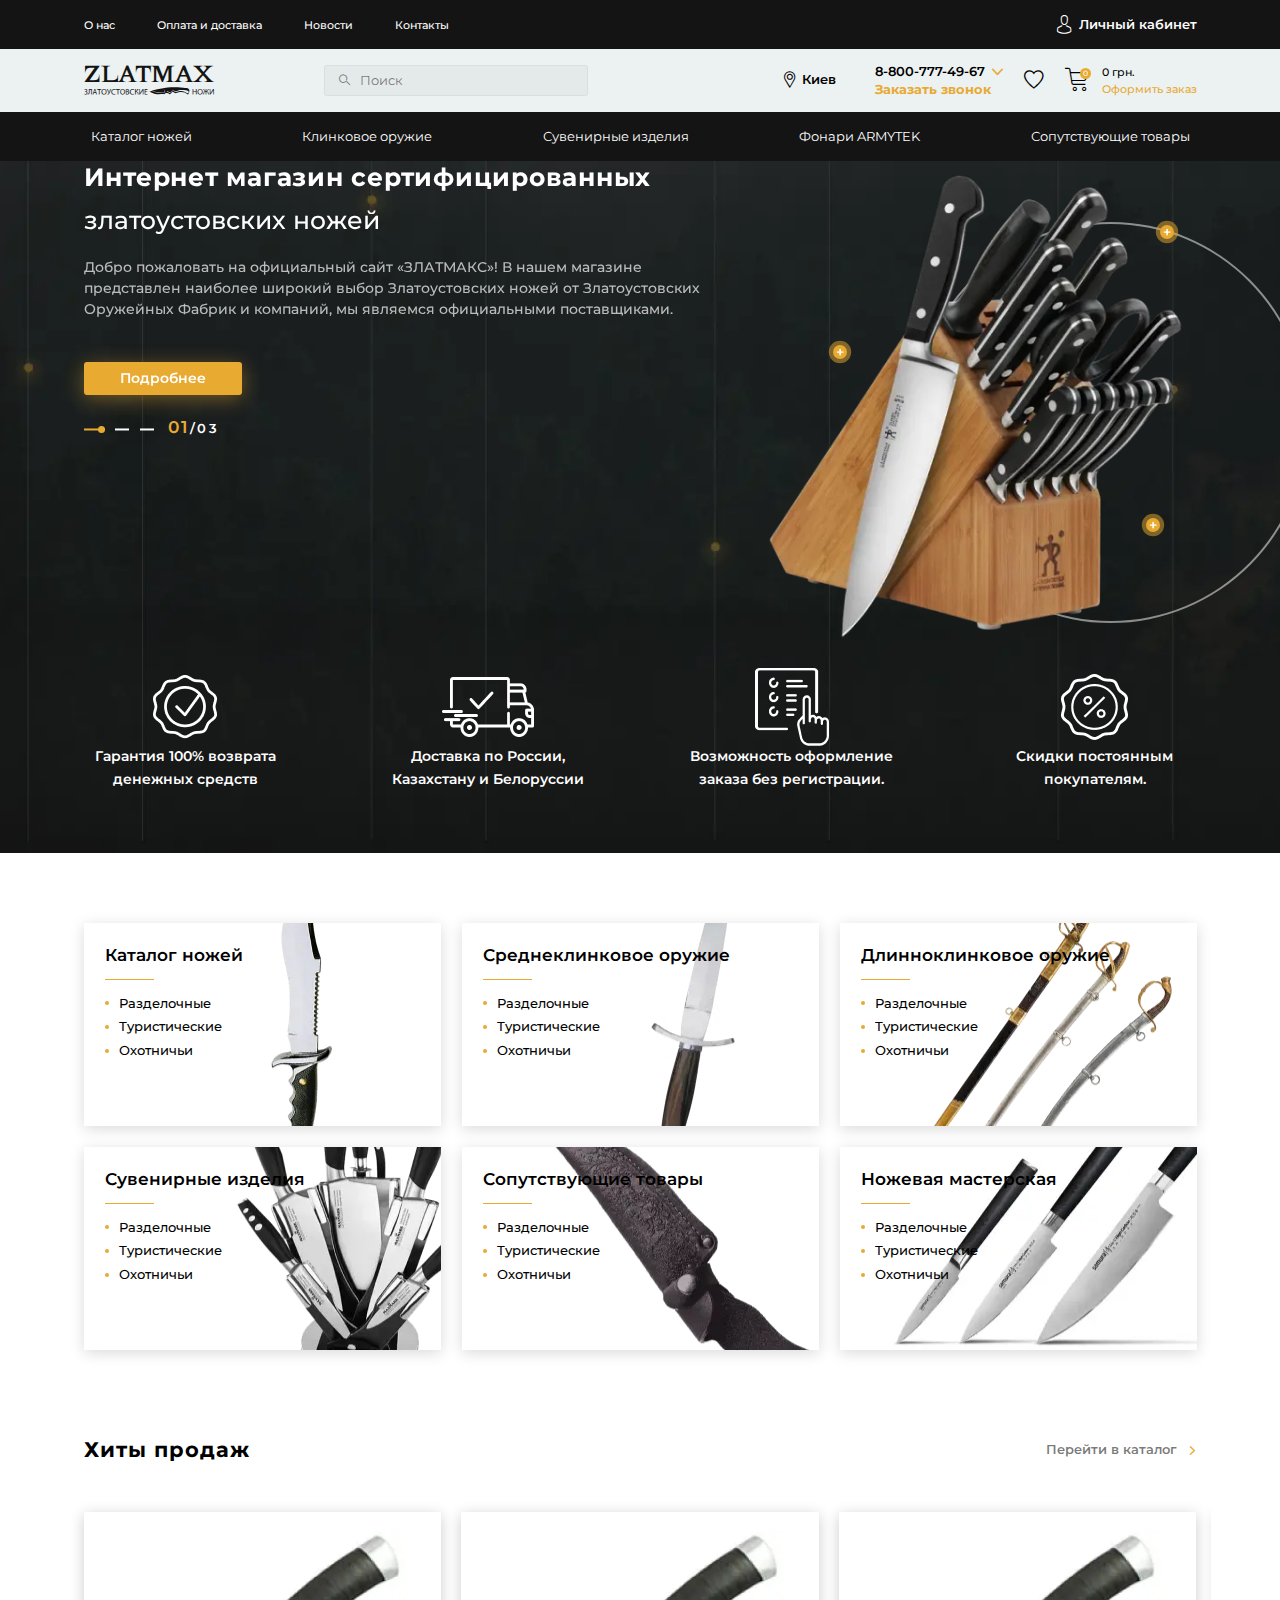
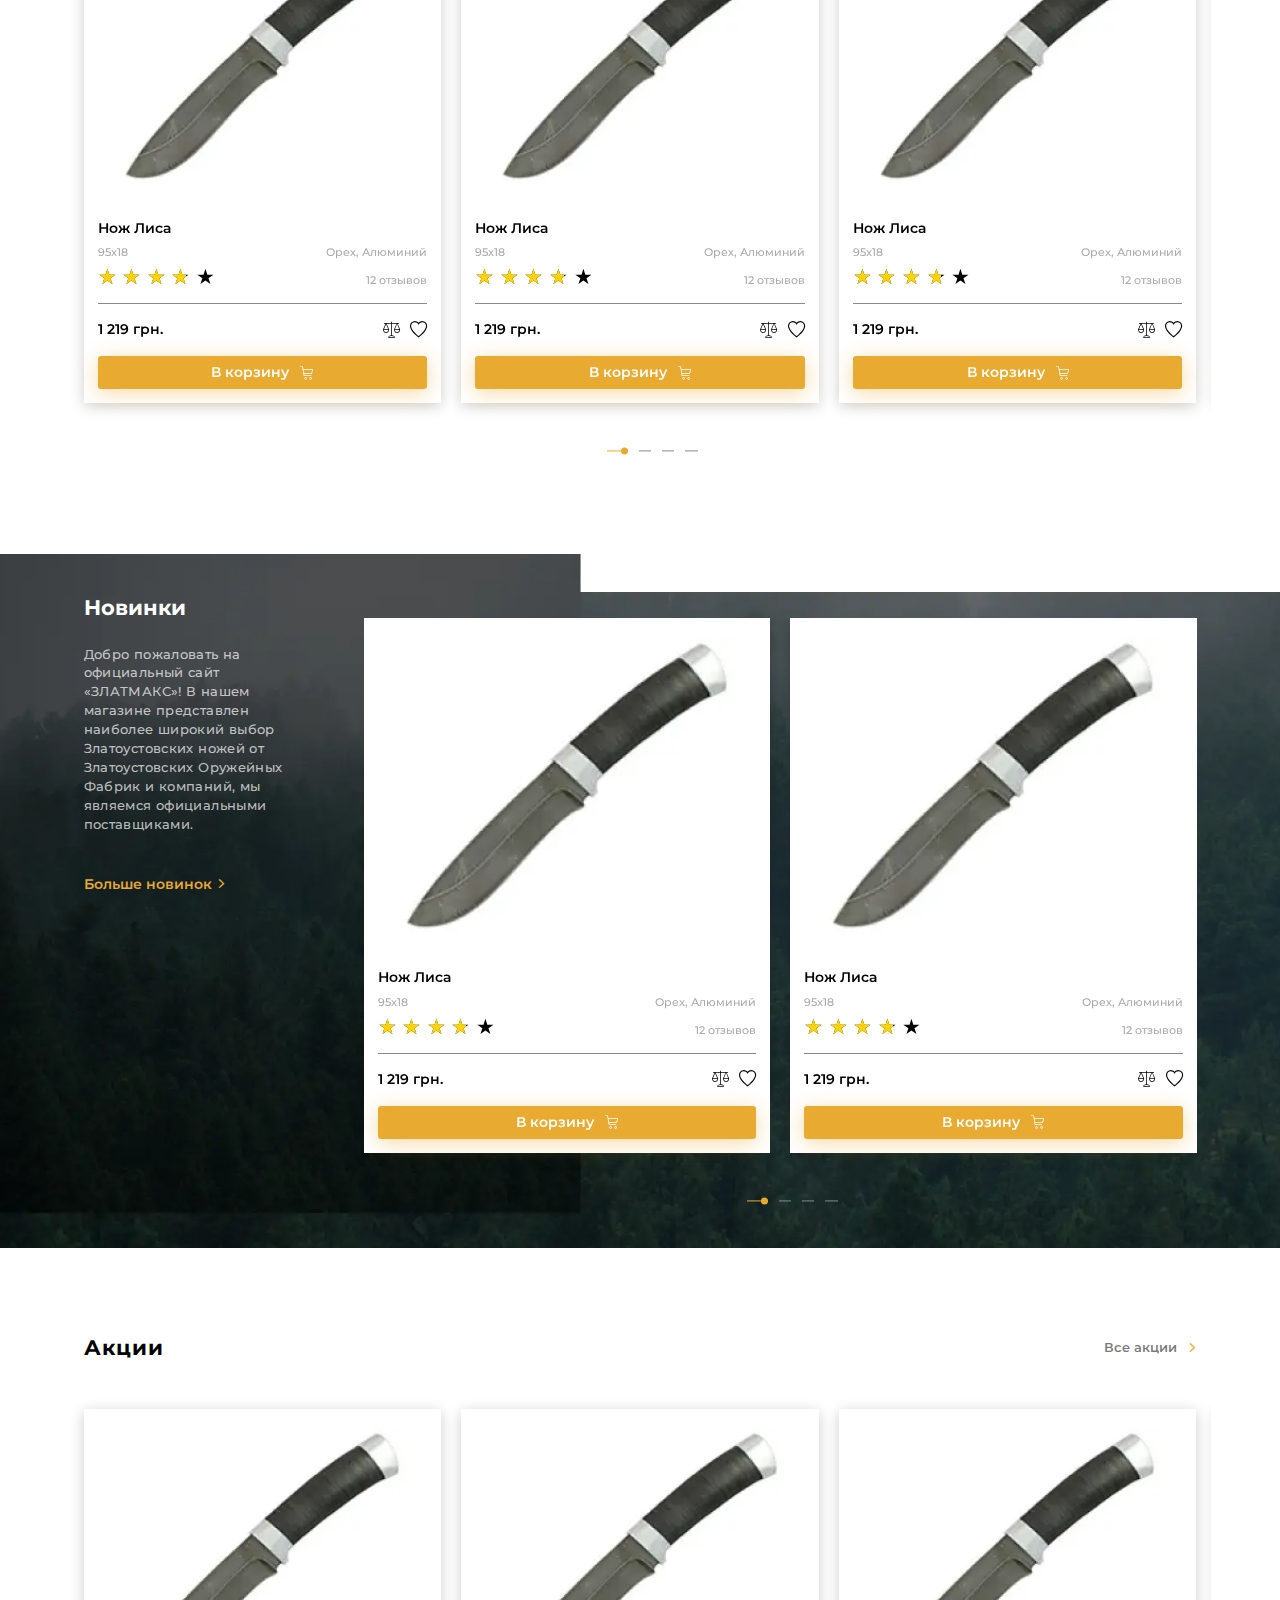
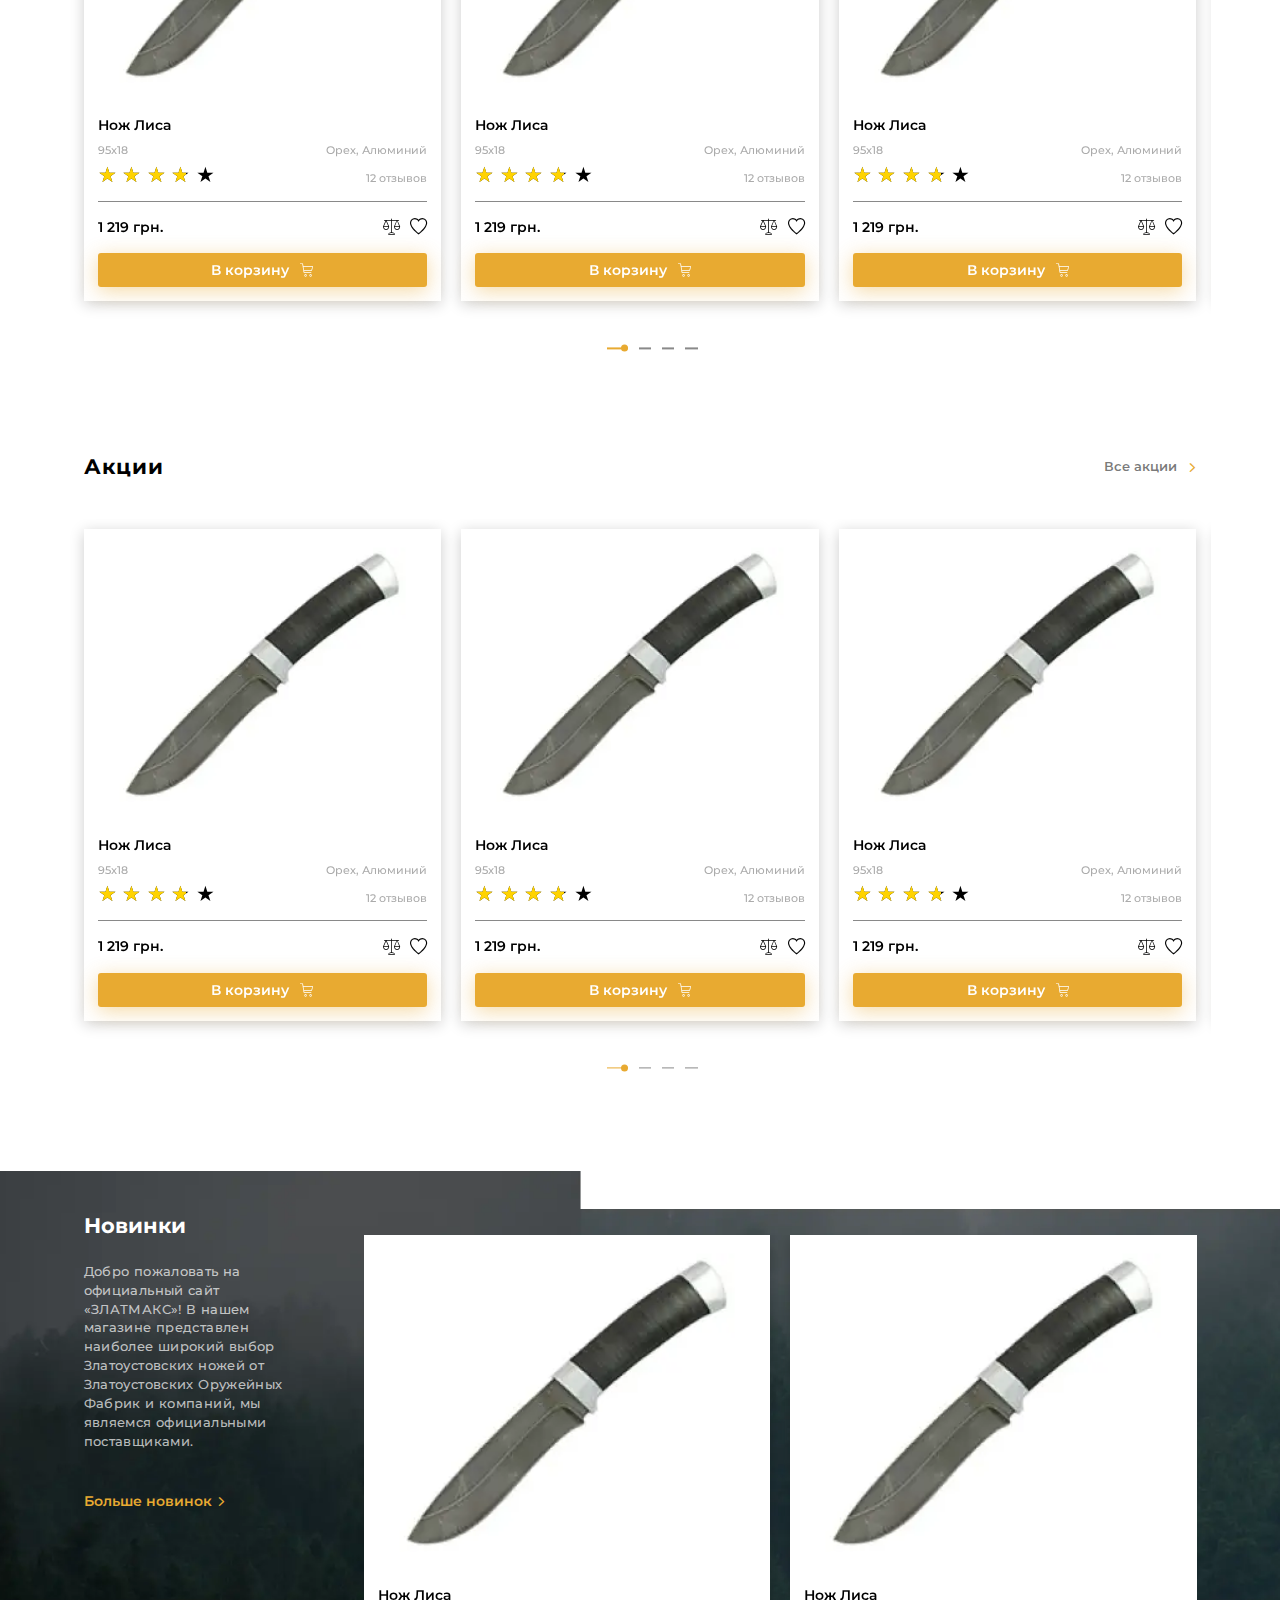
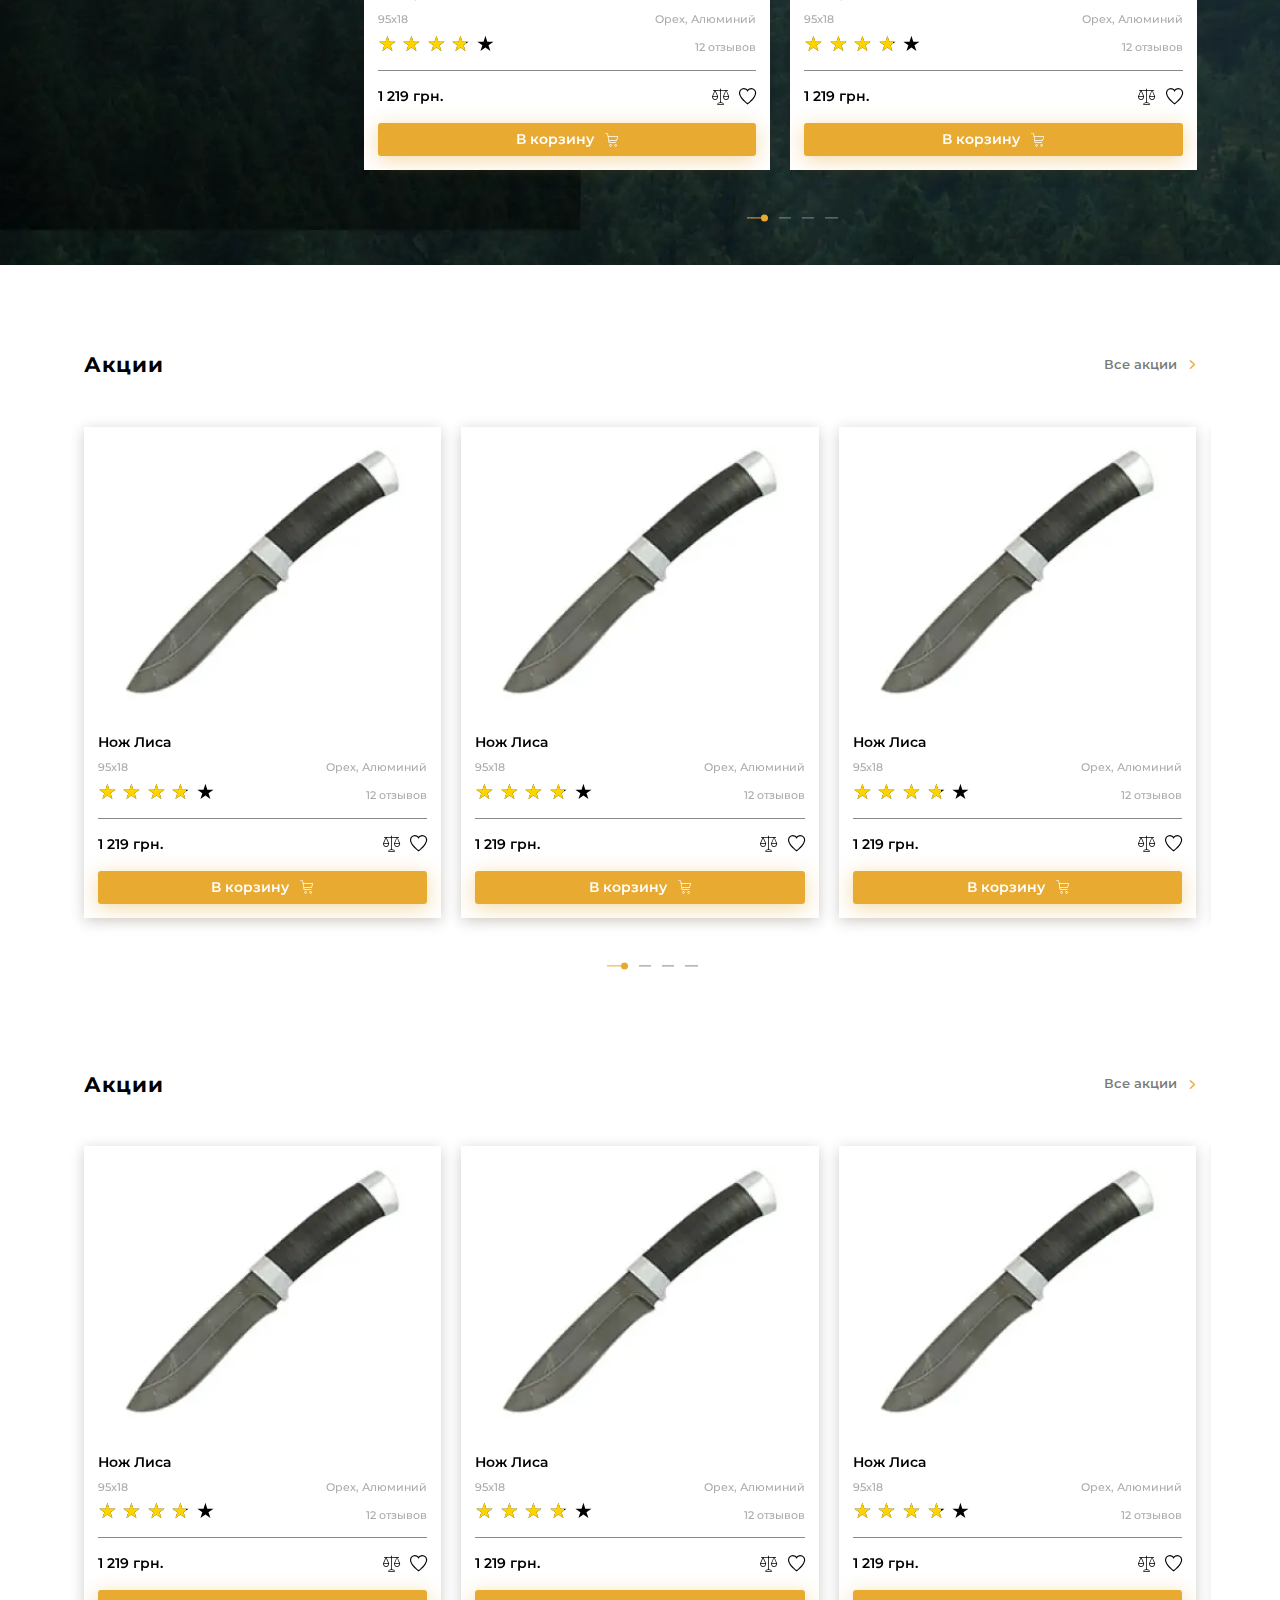
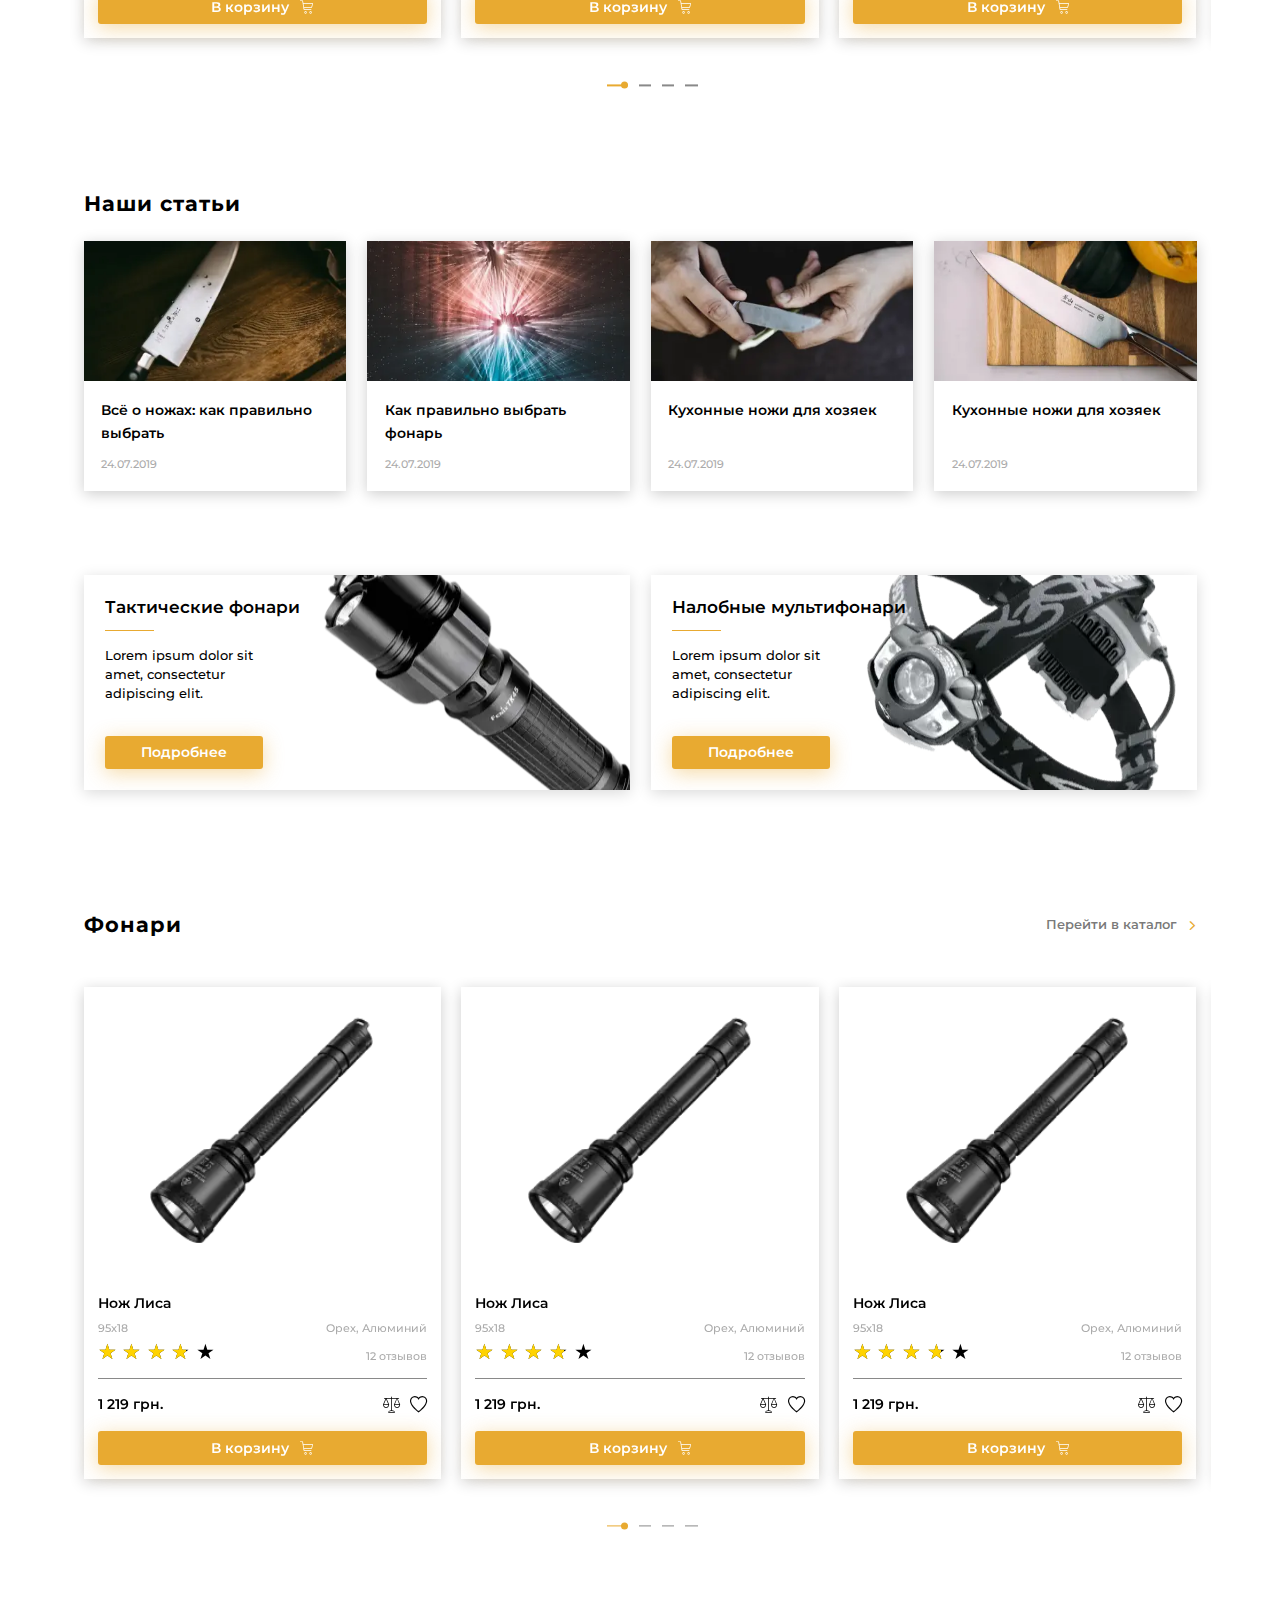
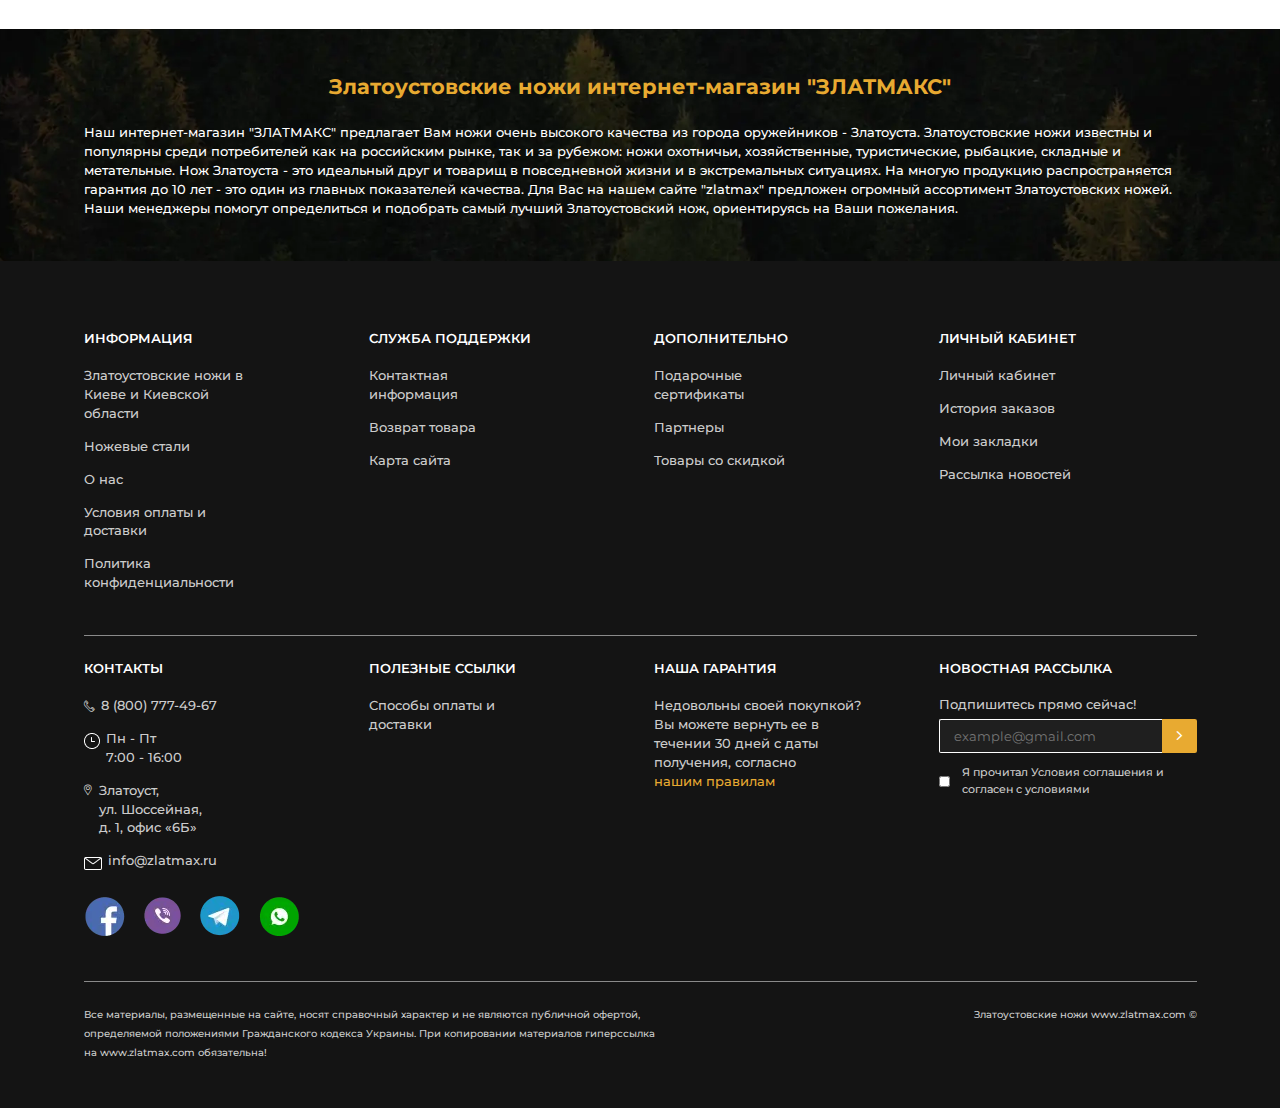
<file: home.html>
<!DOCTYPE html>
<html lang="ru">
  <head>
    <title>Главная</title>
    <meta charset="UTF-8" />
    <meta name="format-detection" content="telephone=no" />
    <!-- <style>body{opacity: 0;}</style> -->
    <link rel="stylesheet" href="css/style.min.css?_v=20230208122949" />
    <link rel="shortcut icon" href="favicon.ico" />
    <!-- <meta name="robots" content="noindex, nofollow"> -->
    <meta name="viewport" content="width=device-width, initial-scale=1.0" />
  </head>

  <body>
    <div class="wrapper">
      <header class="header">
        <div class="header__top top-header">
          <div class="top-header__container">
            <nav class="top-header__menu menu-top-header">
              <ul data-da=".menu__body, 991.98" class="menu-top-header__list">
                <li class="menu-top-header__item menu-top-header__item_catalog">
                  <a
                    href=""
                    class="menu-top-header__link menu-top-header__link_catalog _icon-arrow-bottom"
                    >Каталог товаров</a
                  >
                </li>
                <li class="menu-top-header__item">
                  <a href="" class="menu-top-header__link">О нас</a>
                </li>
                <li class="menu-top-header__item">
                  <a href="" class="menu-top-header__link">Оплата и доставка</a>
                </li>
                <li class="menu-top-header__item">
                  <a href="" class="menu-top-header__link">Новости</a>
                </li>
                <li class="menu-top-header__item">
                  <a href="" class="menu-top-header__link">Контакты</a>
                </li>
              </ul>
            </nav>
            <a href="" class="top-header__user _icon-user"
              ><span>Личный кабинет</span></a
            >

            <nav hidden class="menu">
              <button type="button" class="menu__icon icon-menu">
                <span></span>
              </button>
              <div class="menu__body"></div>
            </nav>
          </div>
        </div>

        <div class="header__body body-header">
          <div class="body-header__container">
            <a href="" class="body-header__logo"></a>
            <div
              data-da=".catalog-header__container, 480"
              class="body-header__search">
              <form action="#" class="search-header">
                <button
                  type="submit"
                  class="search-header__button _icon-search"></button>
                <input
                  autocomplete="off"
                  type="text"
                  name="form[]"
                  data-error="Ошибка"
                  placeholder="Поиск"
                  class="search-header__input" />
              </form>
            </div>

            <div class="body-header__actions actions-header">
              <a href="" class="actions-header__location _icon-location"
                ><span>Киев</span></a
              >
              <div
                data-da=".top-header__container, 991.98, first"
                class="actions-header__phones phones-header">
                <div data-spollers class="phones-header__items">
                  <div class="phones-header__item">
                    <a href="tel:88007774967" class="phones-header__phone"
                      ><span>8-800-777-49-67</span></a
                    >
                    <button
                      type="button"
                      data-spoller
                      class="phones-header__arrow _icon-arrow-bottom"></button>
                    <ul class="phones-header__list">
                      <li>
                        <a href="tel:88007774968" class="phones-header__phone"
                          >8-800-777-49-68</a
                        >
                      </li>
                      <li>
                        <a href="tel:88007774969" class="phones-header__phone"
                          >8-800-777-49-69</a
                        >
                      </li>
                      <li>
                        <a href="tel:88007774970" class="phones-header__phone"
                          >8-800-777-49-70</a
                        >
                      </li>
                    </ul>
                  </div>
                </div>

                <button
                  type="button"
                  data-popup="#callback"
                  class="phones-header__callback">
                  Заказать звонок
                </button>
              </div>
              <a
                data-da=".top-header__container, 991.98,2"
                href=""
                class="actions-header__favorite _icon-favorite"></a>
              <a
                data-da=".top-header__container, 991.98,2"
                href=""
                class="actions-header__cart cart-header">
                <div class="cart-header__icon _icon-cart"><span>0</span></div>
                <div class="cart-header__body">
                  <div class="cart-header__summ">0 грн.</div>
                  <div href="" class="cart-header__link">Оформить заказ</div>
                </div>
              </a>
            </div>
          </div>
        </div>

        <div class="header__catalog catalog-header">
          <div class="catalog-header__container">
            <nav class="catalog-header__menu menu-catalog">
              <button
                type="button"
                class="menu-catalog__back _icon-arrow-bottom">
                Назад
              </button>
              <ul class="menu-catalog__list">
                <li class="menu-catalog__item">
                  <button data-parent="1" class="menu-catalog__link">
                    Каталог ножей
                  </button>
                </li>
                <li class="menu-catalog__item">
                  <button data-parent="2" class="menu-catalog__link">
                    Клинковое оружие
                  </button>
                </li>
                <li class="menu-catalog__item">
                  <button class="menu-catalog__link">Сувенирные изделия</button>
                </li>
                <li class="menu-catalog__item">
                  <button class="menu-catalog__link">Фонари ARMYTEK</button>
                </li>
                <li class="menu-catalog__item">
                  <button class="menu-catalog__link">
                    Сопутствующие товары
                  </button>
                </li>
              </ul>

              <div class="menu-catalog__sub-menu sub-menu-catalog">
                <button
                  type="button"
                  class="sub-menu-catalog__back _icon-arrow-bottom">
                  Назад
                </button>
                <div class="sub-menu-catalog__container">
                  <div hidden data-submenu="1" class="sub-menu-catalog__block">
                    <div class="sub-menu-catalog__category">
                      <a href="" class="sub-menu-catalog__link-category"
                        >Категория ножей</a
                      >
                    </div>
                    <div class="sub-menu-catalog__category">
                      <a href="" class="sub-menu-catalog__link-category"
                        >Производство ножей</a
                      >
                    </div>
                    <div class="sub-menu-catalog__category">
                      <a href="" class="sub-menu-catalog__link-category"
                        >Ножи по маркам стали</a
                      >
                    </div>
                    <div class="sub-menu-catalog__category">
                      <a href="" class="sub-menu-catalog__link-category"
                        >Заточка и полировка ножей</a
                      >
                    </div>
                    <div class="sub-menu-catalog__category">
                      <a href="" class="sub-menu-catalog__link-category"
                        >Ножевая мастерская</a
                      >
                    </div>

                    <ul class="sub-menu-catalog__list">
                      <li class="sub-menu-catalog__item">
                        <a href="" class="sub-menu-catalog__link"
                          >Разделочные ножи</a
                        >
                      </li>
                      <li class="sub-menu-catalog__item">
                        <a href="" class="sub-menu-catalog__link"
                          >Туристические ножи</a
                        >
                      </li>
                      <li class="sub-menu-catalog__item">
                        <a href="" class="sub-menu-catalog__link"
                          >Ножи охотничьи</a
                        >
                      </li>
                      <li class="sub-menu-catalog__item">
                        <a href="" class="sub-menu-catalog__link"
                          >Булатые ножи</a
                        >
                      </li>
                      <li class="sub-menu-catalog__item">
                        <a href="" class="sub-menu-catalog__link"
                          >Ножи из дамаска</a
                        >
                      </li>
                      <li class="sub-menu-catalog__item">
                        <a href="" class="sub-menu-catalog__link"
                          >Тактического назначения</a
                        >
                      </li>
                      <li class="sub-menu-catalog__item">
                        <a href="" class="sub-menu-catalog__link"
                          >Метательные ножи</a
                        >
                      </li>
                      <li class="sub-menu-catalog__item">
                        <a href="" class="sub-menu-catalog__link"
                          >Мачете и кукри</a
                        >
                      </li>
                      <li class="sub-menu-catalog__item">
                        <a href="" class="sub-menu-catalog__link"
                          >Ножи кухонные</a
                        >
                      </li>
                    </ul>
                    <ul class="sub-menu-catalog__list">
                      <li class="sub-menu-catalog__item">
                        <a href="" class="sub-menu-catalog__link">Ножи АИР</a>
                      </li>
                      <li class="sub-menu-catalog__item">
                        <a href="" class="sub-menu-catalog__link">Ножи ЗИК</a>
                      </li>
                      <li class="sub-menu-catalog__item">
                        <a href="" class="sub-menu-catalog__link">Ножи ЗЗОСС</a>
                      </li>
                      <li class="sub-menu-catalog__item">
                        <a href="" class="sub-menu-catalog__link"
                          >Ножи РОСоружие</a
                        >
                      </li>
                      <li class="sub-menu-catalog__item">
                        <a href="" class="sub-menu-catalog__link"
                          >Ножи Оружейник</a
                        >
                      </li>
                      <li class="sub-menu-catalog__item">
                        <a href="" class="sub-menu-catalog__link"
                          >Булат Сергея Баранова</a
                        >
                      </li>
                      <li class="sub-menu-catalog__item">
                        <a href="" class="sub-menu-catalog__link"
                          >Булат Андрея Умерова</a
                        >
                      </li>
                      <li class="sub-menu-catalog__item">
                        <a href="" class="sub-menu-catalog__link"
                          >Ножи Златко</a
                        >
                      </li>
                      <li class="sub-menu-catalog__item">
                        <a href="" class="sub-menu-catalog__link"
                          >Ножи Стиль-М</a
                        >
                      </li>
                      <li class="sub-menu-catalog__item">
                        <a href="" class="sub-menu-catalog__link"
                          >Оружейная компания</a
                        >
                      </li>
                    </ul>
                    <ul class="sub-menu-catalog__list">
                      <li class="sub-menu-catalog__item">
                        <a href="" class="sub-menu-catalog__link"
                          >Ножи из стали 40х102С2М</a
                        >
                      </li>
                      <li class="sub-menu-catalog__item">
                        <a href="" class="sub-menu-catalog__link"
                          >Ножи из стали 95х18</a
                        >
                      </li>
                      <li class="sub-menu-catalog__item">
                        <a href="" class="sub-menu-catalog__link"
                          >Ножи из стали 100х13м</a
                        >
                      </li>
                      <li class="sub-menu-catalog__item">
                        <a href="" class="sub-menu-catalog__link"
                          >Ножи из стали 110х18м-ШД</a
                        >
                      </li>
                      <li class="sub-menu-catalog__item">
                        <a href="" class="sub-menu-catalog__link"
                          >Ножи из стали ЭИ-107 ТЦ</a
                        >
                      </li>
                      <li class="sub-menu-catalog__item">
                        <a href="" class="sub-menu-catalog__link"
                          >Ножи из стали 50х14МФ</a
                        >
                      </li>
                      <li class="sub-menu-catalog__item">
                        <a href="" class="sub-menu-catalog__link"
                          >Ножи из стали AUS-8</a
                        >
                      </li>
                      <li class="sub-menu-catalog__item">
                        <a href="" class="sub-menu-catalog__link"
                          >Ножи из стали К340</a
                        >
                      </li>
                      <li class="sub-menu-catalog__item">
                        <a href="" class="sub-menu-catalog__link"
                          >Ножи из стали M390</a
                        >
                      </li>
                      <li class="sub-menu-catalog__item">
                        <a href="" class="sub-menu-catalog__link"
                          >Ножи из стали ЭП-766</a
                        >
                      </li>
                    </ul>
                    <ul class="sub-menu-catalog__list">
                      <li class="sub-menu-catalog__item">
                        <a href="" class="sub-menu-catalog__link">Паста ГОИ</a>
                      </li>
                      <li class="sub-menu-catalog__item">
                        <a href="" class="sub-menu-catalog__link"
                          >Алмазная паста</a
                        >
                      </li>
                      <li class="sub-menu-catalog__item">
                        <a href="" class="sub-menu-catalog__link"
                          >Бруски и камни для заточки</a
                        >
                      </li>
                      <li class="sub-menu-catalog__item">
                        <a href="" class="sub-menu-catalog__link"
                          >Заточные системы</a
                        >
                      </li>
                    </ul>
                    <ul class="sub-menu-catalog__list">
                      <li class="sub-menu-catalog__item">
                        <a href="" class="sub-menu-catalog__link"
                          >Ножевые клинки</a
                        >
                      </li>
                      <li class="sub-menu-catalog__item">
                        <a href="" class="sub-menu-catalog__link"
                          >Заготовки для ножей</a
                        >
                      </li>
                      <li class="sub-menu-catalog__item">
                        <a href="" class="sub-menu-catalog__link"
                          >Литье для ножей</a
                        >
                      </li>
                      <li class="sub-menu-catalog__item">
                        <a href="" class="sub-menu-catalog__link"
                          >Материалы для рукоятей</a
                        >
                      </li>
                      <li class="sub-menu-catalog__item">
                        <a href="" class="sub-menu-catalog__link"
                          >Уход за рукоятиями ножей</a
                        >
                      </li>
                    </ul>

                    <div class="sub-menu-catalog__footer">
                      <a href="" class="sub-menu-catalog__all">Смотреть все</a>
                    </div>
                    <div class="sub-menu-catalog__footer">
                      <a href="" class="sub-menu-catalog__all">Смотреть все</a>
                    </div>
                    <div class="sub-menu-catalog__footer">
                      <a href="" class="sub-menu-catalog__all">Смотреть все</a>
                    </div>
                    <div class="sub-menu-catalog__footer">
                      <a href="" class="sub-menu-catalog__all">Смотреть все</a>
                    </div>
                    <div class="sub-menu-catalog__footer">
                      <a href="" class="sub-menu-catalog__all">Смотреть все</a>
                    </div>
                  </div>

                  <div hidden data-submenu="2" class="sub-menu-catalog__block">
                    <div class="sub-menu-catalog__category">
                      <a href="" class="sub-menu-catalog__link-category"
                        >Категория ножей</a
                      >
                    </div>
                    <div class="sub-menu-catalog__category">
                      <a href="" class="sub-menu-catalog__link-category"
                        >Производство ножей</a
                      >
                    </div>
                    <div class="sub-menu-catalog__category">
                      <a href="" class="sub-menu-catalog__link-category"
                        >Заточка и палировка ножей</a
                      >
                    </div>
                    <ul class="sub-menu-catalog__list">
                      <li class="sub-menu-catalog__item">
                        <a href="" class="sub-menu-catalog__link"
                          >Разделочные ножи</a
                        >
                      </li>
                      <li class="sub-menu-catalog__item">
                        <a href="" class="sub-menu-catalog__link"
                          >Туристические ножи</a
                        >
                      </li>
                      <li class="sub-menu-catalog__item">
                        <a href="" class="sub-menu-catalog__link"
                          >Ножи охотничьи</a
                        >
                      </li>
                      <li class="sub-menu-catalog__item">
                        <a href="" class="sub-menu-catalog__link"
                          >Булатые ножи</a
                        >
                      </li>
                      <li class="sub-menu-catalog__item">
                        <a href="" class="sub-menu-catalog__link"
                          >Ножи из дамаска</a
                        >
                      </li>
                      <li class="sub-menu-catalog__item">
                        <a href="" class="sub-menu-catalog__link"
                          >Тактического назначения</a
                        >
                      </li>
                      <li class="sub-menu-catalog__item">
                        <a href="" class="sub-menu-catalog__link"
                          >Метательные ножи</a
                        >
                      </li>
                      <li class="sub-menu-catalog__item">
                        <a href="" class="sub-menu-catalog__link"
                          >Мачете и кукри</a
                        >
                      </li>
                      <li class="sub-menu-catalog__item">
                        <a href="" class="sub-menu-catalog__link"
                          >Ножи кухонные</a
                        >
                      </li>
                    </ul>
                    <ul class="sub-menu-catalog__list">
                      <li class="sub-menu-catalog__item">
                        <a href="" class="sub-menu-catalog__link">Ножи АИР</a>
                      </li>
                      <li class="sub-menu-catalog__item">
                        <a href="" class="sub-menu-catalog__link">Ножи ЗИК</a>
                      </li>
                      <li class="sub-menu-catalog__item">
                        <a href="" class="sub-menu-catalog__link">Ножи ЗЗОСС</a>
                      </li>
                      <li class="sub-menu-catalog__item">
                        <a href="" class="sub-menu-catalog__link"
                          >Ножи РОСоружие</a
                        >
                      </li>
                      <li class="sub-menu-catalog__item">
                        <a href="" class="sub-menu-catalog__link"
                          >Ножи Оружейник</a
                        >
                      </li>
                      <li class="sub-menu-catalog__item">
                        <a href="" class="sub-menu-catalog__link"
                          >Булат Сергея Баранова</a
                        >
                      </li>
                      <li class="sub-menu-catalog__item">
                        <a href="" class="sub-menu-catalog__link"
                          >Булат Андрея Умерова</a
                        >
                      </li>
                      <li class="sub-menu-catalog__item">
                        <a href="" class="sub-menu-catalog__link"
                          >Ножи Златко</a
                        >
                      </li>
                      <li class="sub-menu-catalog__item">
                        <a href="" class="sub-menu-catalog__link"
                          >Ножи Стиль-М</a
                        >
                      </li>
                    </ul>
                    <ul class="sub-menu-catalog__list">
                      <li class="sub-menu-catalog__item">
                        <a href="" class="sub-menu-catalog__link">Паста ГОИ</a>
                      </li>
                      <li class="sub-menu-catalog__item">
                        <a href="" class="sub-menu-catalog__link"
                          >Алмазная паста</a
                        >
                      </li>
                      <li class="sub-menu-catalog__item">
                        <a href="" class="sub-menu-catalog__link"
                          >Бруски и камни для заточки</a
                        >
                      </li>
                      <li class="sub-menu-catalog__item">
                        <a href="" class="sub-menu-catalog__link"
                          >Заточные системы</a
                        >
                      </li>
                    </ul>
                    <div class="sub-menu-catalog__footer">
                      <a href="" class="sub-menu-catalog__all">Смотреть все</a>
                    </div>
                    <div class="sub-menu-catalog__footer">
                      <a href="" class="sub-menu-catalog__all">Смотреть все</a>
                    </div>
                    <div class="sub-menu-catalog__footer">
                      <a href="" class="sub-menu-catalog__all">Смотреть все</a>
                    </div>
                  </div>
                </div>
              </div>
            </nav>
          </div>
        </div>
      </header>

      <main class="page page_home">
        <section class="page__main-block main-block">
          <div class="main-block__container">
            <div class="main-block__body">
              <div class="main-block__slider swiper">
                <div class="main-block__swiper swiper-wrapper">
                  <div class="main-block__slide slide-main-block swiper-slide">
                    <div class="slide-main-block__content">
                      <h2
                        data-swiper-parallax="-100"
                        class="slide-main-block__title">
                        Интернет магазин сертифицированных
                      </h2>
                      <div
                        data-swiper-parallax="-150"
                        class="slide-main-block__sub-title">
                        златоустовских ножей
                      </div>
                      <div
                        data-swiper-parallax="-200"
                        class="slide-main-block__text">
                        Добро пожаловать на официальный сайт «ЗЛАТМАКС»! В нашем
                        магазине представлен наиболее широкий выбор
                        Златоустовских ножей от Златоустовских Оружейных Фабрик
                        и компаний, мы являемся официальными поставщиками.
                      </div>
                    </div>
                    <a
                      href=""
                      data-swiper-parallax="-300"
                      class="slide-main-block__button button"
                      >Подробнее</a
                    >
                  </div>
                  <div class="main-block__slide slide-main-block swiper-slide">
                    <div class="slide-main-block__content">
                      <h2 class="slide-main-block__title">
                        Интернет магазин сертифицированных
                      </h2>
                      <div class="slide-main-block__sub-title">
                        златоустовских ножей
                      </div>
                      <div class="slide-main-block__text">
                        Добро пожаловать на официальный сайт «ЗЛАТМАКС»! В нашем
                        магазине представлен наиболее широкий выбор
                        Златоустовских ножей от Златоустовских Оружейных Фабрик
                        и компаний, мы являемся официальными поставщиками.
                      </div>
                    </div>
                    <a href="" class="slide-main-block__button button"
                      >Подробнее</a
                    >
                  </div>
                  <div class="main-block__slide slide-main-block swiper-slide">
                    <div class="slide-main-block__content">
                      <h2 class="slide-main-block__title">
                        Интернет магазин сертифицированных
                      </h2>
                      <div class="slide-main-block__sub-title">
                        златоустовских ножей
                      </div>
                      <div class="slide-main-block__text">
                        Добро пожаловать на официальный сайт «ЗЛАТМАКС»! В нашем
                        магазине представлен наиболее широкий выбор
                        Златоустовских ножей от Златоустовских Оружейных Фабрик
                        и компаний, мы являемся официальными поставщиками.
                      </div>
                    </div>
                    <a href="" class="slide-main-block__button button"
                      >Подробнее</a
                    >
                  </div>
                </div>
                <div class="main-block__controll controll-main-block">
                  <div class="controll-main-block__dotts"></div>
                  <div class="controll-main-block__fraction fraction-controll">
                    <span class="fraction-controll__current">01</span> /
                    <span class="fraction-controll__all">0</span>
                  </div>
                </div>
              </div>
              <div class="main-block__media media-main-block">
                <div class="media-main-block__body">
                  <div class="media-main-block__image">
                    <picture
                      ><source
                        srcset="img/mainpage/main-block/image.webp"
                        type="image/webp" />
                      <img
                        src="img/mainpage/main-block/image.png"
                        alt="Картинка"
                    /></picture>
                  </div>
                  <div class="media-main-block__tips">
                    <button
                      type="button"
                      data-tippy-content="Подсказка"
                      class="media-main-block__tip media-main-block__tip_1">
                      <span>+</span>
                    </button>
                    <button
                      type="button"
                      data-tippy-content="Подсказка"
                      class="media-main-block__tip media-main-block__tip_2">
                      <span>+</span>
                    </button>
                    <button
                      type="button"
                      data-tippy-content="Подсказка"
                      class="media-main-block__tip media-main-block__tip_3">
                      <span>+</span>
                    </button>
                  </div>
                </div>
              </div>
            </div>

            <div class="main-block__advantages advantages-main">
              <div class="advantages-main__item">
                <div class="advantages-main__icon">
                  <picture
                    ><source
                      srcset="img/mainpage/main-block/icons/01.webp"
                      type="image/webp" />
                    <img src="img/mainpage/main-block/icons/01.png" alt=""
                  /></picture>
                </div>
                <div class="advantages-main__text">
                  Гарантия 100% возврата денежных средств
                </div>
              </div>
              <div class="advantages-main__item">
                <div class="advantages-main__icon">
                  <picture
                    ><source
                      srcset="img/mainpage/main-block/icons/02.webp"
                      type="image/webp" />
                    <img src="img/mainpage/main-block/icons/02.png" alt=""
                  /></picture>
                </div>
                <div class="advantages-main__text">
                  Доставка по России, Казахстану и Белоруссии
                </div>
              </div>
              <div class="advantages-main__item">
                <div class="advantages-main__icon">
                  <picture
                    ><source
                      srcset="img/mainpage/main-block/icons/03.webp"
                      type="image/webp" />
                    <img src="img/mainpage/main-block/icons/03.png" alt=""
                  /></picture>
                </div>
                <div class="advantages-main__text">
                  Возможность оформление заказа без регистрации.
                </div>
              </div>
              <div class="advantages-main__item">
                <div class="advantages-main__icon">
                  <picture
                    ><source
                      srcset="img/mainpage/main-block/icons/04.webp"
                      type="image/webp" />
                    <img src="img/mainpage/main-block/icons/04.png" alt=""
                  /></picture>
                </div>
                <div class="advantages-main__text">
                  Скидки постоянным покупателям.
                </div>
              </div>
            </div>
          </div>
        </section>
        <section class="page__catalog-cards catalog-cards">
          <div class="catalog-cards__container">
            <div class="catalog-cards__item item-catalog-cards">
              <div class="item-catalog-cards__body">
                <h3 class="item-catalog-cards__title">
                  <a href="" class="item-catalog-cards__link-title"
                    >Каталог ножей</a
                  >
                </h3>
                <ul class="item-catalog-cards__list">
                  <li class="item-catalog-cards__item">
                    <a href="" class="item-catalog-cards__link">Разделочные</a>
                  </li>
                  <li class="item-catalog-cards__item">
                    <a href="" class="item-catalog-cards__link"
                      >Туристические</a
                    >
                  </li>
                  <li class="item-catalog-cards__item">
                    <a href="" class="item-catalog-cards__link">Охотничьи</a>
                  </li>
                </ul>
              </div>
              <div class="item-catalog-cards__image">
                <picture
                  ><source
                    srcset="img/mainpage/catalog-cards/01.webp"
                    type="image/webp" />
                  <img src="img/mainpage/catalog-cards/01.png" alt="Картинка"
                /></picture>
              </div>
            </div>
            <div class="catalog-cards__item item-catalog-cards">
              <div class="item-catalog-cards__body">
                <h3 class="item-catalog-cards__title">
                  <a href="" class="item-catalog-cards__link-title"
                    >Среднеклинковое оружие</a
                  >
                </h3>
                <ul class="item-catalog-cards__list">
                  <li class="item-catalog-cards__item">
                    <a href="" class="item-catalog-cards__link">Разделочные</a>
                  </li>
                  <li class="item-catalog-cards__item">
                    <a href="" class="item-catalog-cards__link"
                      >Туристические</a
                    >
                  </li>
                  <li class="item-catalog-cards__item">
                    <a href="" class="item-catalog-cards__link">Охотничьи</a>
                  </li>
                </ul>
              </div>
              <div class="item-catalog-cards__image">
                <picture
                  ><source
                    srcset="img/mainpage/catalog-cards/02.webp"
                    type="image/webp" />
                  <img src="img/mainpage/catalog-cards/02.png" alt="Картинка"
                /></picture>
              </div>
            </div>
            <div class="catalog-cards__item item-catalog-cards">
              <div class="item-catalog-cards__body">
                <h3 class="item-catalog-cards__title">
                  <a href="" class="item-catalog-cards__link-title"
                    >Длинноклинковое оружие</a
                  >
                </h3>
                <ul class="item-catalog-cards__list">
                  <li class="item-catalog-cards__item">
                    <a href="" class="item-catalog-cards__link">Разделочные</a>
                  </li>
                  <li class="item-catalog-cards__item">
                    <a href="" class="item-catalog-cards__link"
                      >Туристические</a
                    >
                  </li>
                  <li class="item-catalog-cards__item">
                    <a href="" class="item-catalog-cards__link">Охотничьи</a>
                  </li>
                </ul>
              </div>
              <div class="item-catalog-cards__image">
                <picture
                  ><source
                    srcset="img/mainpage/catalog-cards/03.webp"
                    type="image/webp" />
                  <img src="img/mainpage/catalog-cards/03.png" alt="Картинка"
                /></picture>
              </div>
            </div>
            <div class="catalog-cards__item item-catalog-cards">
              <div class="item-catalog-cards__body">
                <h3 class="item-catalog-cards__title">
                  <a href="" class="item-catalog-cards__link-title"
                    >Сувенирные изделия</a
                  >
                </h3>
                <ul class="item-catalog-cards__list">
                  <li class="item-catalog-cards__item">
                    <a href="" class="item-catalog-cards__link">Разделочные</a>
                  </li>
                  <li class="item-catalog-cards__item">
                    <a href="" class="item-catalog-cards__link"
                      >Туристические</a
                    >
                  </li>
                  <li class="item-catalog-cards__item">
                    <a href="" class="item-catalog-cards__link">Охотничьи</a>
                  </li>
                </ul>
              </div>
              <div class="item-catalog-cards__image">
                <picture
                  ><source
                    srcset="img/mainpage/catalog-cards/04.webp"
                    type="image/webp" />
                  <img src="img/mainpage/catalog-cards/04.png" alt="Картинка"
                /></picture>
              </div>
            </div>
            <div class="catalog-cards__item item-catalog-cards">
              <div class="item-catalog-cards__body">
                <h3 class="item-catalog-cards__title">
                  <a href="" class="item-catalog-cards__link-title"
                    >Сопутствующие товары</a
                  >
                </h3>
                <ul class="item-catalog-cards__list">
                  <li class="item-catalog-cards__item">
                    <a href="" class="item-catalog-cards__link">Разделочные</a>
                  </li>
                  <li class="item-catalog-cards__item">
                    <a href="" class="item-catalog-cards__link"
                      >Туристические</a
                    >
                  </li>
                  <li class="item-catalog-cards__item">
                    <a href="" class="item-catalog-cards__link">Охотничьи</a>
                  </li>
                </ul>
              </div>
              <div class="item-catalog-cards__image">
                <picture
                  ><source
                    srcset="img/mainpage/catalog-cards/05.webp"
                    type="image/webp" />
                  <img src="img/mainpage/catalog-cards/05.png" alt="Картинка"
                /></picture>
              </div>
            </div>
            <div class="catalog-cards__item item-catalog-cards">
              <div class="item-catalog-cards__body">
                <h3 class="item-catalog-cards__title">
                  <a href="" class="item-catalog-cards__link-title"
                    >Ножевая мастерская</a
                  >
                </h3>
                <ul class="item-catalog-cards__list">
                  <li class="item-catalog-cards__item">
                    <a href="" class="item-catalog-cards__link">Разделочные</a>
                  </li>
                  <li class="item-catalog-cards__item">
                    <a href="" class="item-catalog-cards__link"
                      >Туристические</a
                    >
                  </li>
                  <li class="item-catalog-cards__item">
                    <a href="" class="item-catalog-cards__link">Охотничьи</a>
                  </li>
                </ul>
              </div>
              <div class="item-catalog-cards__image">
                <picture
                  ><source
                    srcset="img/mainpage/catalog-cards/06.webp"
                    type="image/webp" />
                  <img src="img/mainpage/catalog-cards/06.png" alt="Картинка"
                /></picture>
              </div>
            </div>
          </div>
        </section>
        <section class="page__hits-products hits-products">
          <div class="products-slider">
            <div class="products-slider__container">
              <div class="products-slider__header">
                <h2 class="products-slider__title">Хиты продаж</h2>
                <a href="" class="products-slider__more">Перейти в каталог</a>
              </div>
              <div class="products-slider__slider swiper">
                <div class="products-slider__swiper swiper-wrapper">
                  <div class="products-slider__slide swiper-slide">
                    <article class="product-card">
                      <a href="" class="product-card__image">
                        <span
                          class="product-card__item-image-ibg product-card__item-image-ibg_contain">
                          <picture
                            ><source
                              srcset="img/product-card/image.webp"
                              type="image/webp" />
                            <img
                              src="img/product-card/image.png"
                              alt="Картинка" /></picture></span
                      ></a>
                      <div class="product-card__body">
                        <h4 class="product-card__title">
                          <a href="" class="product-card__link-title"
                            >Нож Лиса</a
                          >
                        </h4>
                        <div class="product-card__info info-product-card">
                          <div class="info-product-card__size">95x18</div>
                          <div class="info-product-card__materials">
                            Орех, Алюминий
                          </div>
                        </div>
                        <div class="product-card__rating rating rating_set">
                          <div class="rating__body">
                            <div class="rating__active"></div>
                            <div class="rating__items">
                              <input
                                type="radio"
                                class="rating__item"
                                value="1"
                                name="rating" />
                              <input
                                type="radio"
                                class="rating__item"
                                value="2"
                                name="rating" />
                              <input
                                type="radio"
                                class="rating__item"
                                value="3"
                                name="rating" />
                              <input
                                type="radio"
                                class="rating__item"
                                value="4"
                                name="rating" />
                              <input
                                type="radio"
                                class="rating__item"
                                value="5"
                                name="rating" />
                            </div>
                          </div>
                          <div class="rating__value">3.6</div>
                          <div class="rating__info">12 отзывов</div>
                        </div>
                        <div class="product-card__footer">
                          <div class="product-card__price">1 219 грн.</div>
                          <a
                            href=""
                            class="product-card__compare _icon-compare"></a>
                          <a
                            href=""
                            class="product-card__favorite _icon-favorite"></a>
                        </div>
                        <button type="button" class="product-card__cart button">
                          <span class="_icon-cart">В корзину</span>
                        </button>
                      </div>
                    </article>
                  </div>
                  <div class="products-slider__slide swiper-slide">
                    <article class="product-card">
                      <a href="" class="product-card__image">
                        <span
                          class="product-card__item-image-ibg product-card__item-image-ibg_contain">
                          <picture
                            ><source
                              srcset="img/product-card/image.webp"
                              type="image/webp" />
                            <img
                              src="img/product-card/image.png"
                              alt="Картинка" /></picture></span
                      ></a>
                      <div class="product-card__body">
                        <h4 class="product-card__title">
                          <a href="" class="product-card__link-title"
                            >Нож Лиса</a
                          >
                        </h4>
                        <div class="product-card__info info-product-card">
                          <div class="info-product-card__size">95x18</div>
                          <div class="info-product-card__materials">
                            Орех, Алюминий
                          </div>
                        </div>
                        <div class="product-card__rating rating rating_set">
                          <div class="rating__body">
                            <div class="rating__active"></div>
                            <div class="rating__items">
                              <input
                                type="radio"
                                class="rating__item"
                                value="1"
                                name="rating" />
                              <input
                                type="radio"
                                class="rating__item"
                                value="2"
                                name="rating" />
                              <input
                                type="radio"
                                class="rating__item"
                                value="3"
                                name="rating" />
                              <input
                                type="radio"
                                class="rating__item"
                                value="4"
                                name="rating" />
                              <input
                                type="radio"
                                class="rating__item"
                                value="5"
                                name="rating" />
                            </div>
                          </div>
                          <div class="rating__value">3.6</div>
                          <div class="rating__info">12 отзывов</div>
                        </div>
                        <div class="product-card__footer">
                          <div class="product-card__price">1 219 грн.</div>
                          <a
                            href=""
                            class="product-card__compare _icon-compare"></a>
                          <a
                            href=""
                            class="product-card__favorite _icon-favorite"></a>
                        </div>
                        <button type="button" class="product-card__cart button">
                          <span class="_icon-cart">В корзину</span>
                        </button>
                      </div>
                    </article>
                  </div>
                  <div class="products-slider__slide swiper-slide">
                    <article class="product-card">
                      <a href="" class="product-card__image">
                        <span
                          class="product-card__item-image-ibg product-card__item-image-ibg_contain">
                          <picture
                            ><source
                              srcset="img/product-card/image.webp"
                              type="image/webp" />
                            <img
                              src="img/product-card/image.png"
                              alt="Картинка" /></picture></span
                      ></a>
                      <div class="product-card__body">
                        <h4 class="product-card__title">
                          <a href="" class="product-card__link-title"
                            >Нож Лиса</a
                          >
                        </h4>
                        <div class="product-card__info info-product-card">
                          <div class="info-product-card__size">95x18</div>
                          <div class="info-product-card__materials">
                            Орех, Алюминий
                          </div>
                        </div>
                        <div class="product-card__rating rating rating_set">
                          <div class="rating__body">
                            <div class="rating__active"></div>
                            <div class="rating__items">
                              <input
                                type="radio"
                                class="rating__item"
                                value="1"
                                name="rating" />
                              <input
                                type="radio"
                                class="rating__item"
                                value="2"
                                name="rating" />
                              <input
                                type="radio"
                                class="rating__item"
                                value="3"
                                name="rating" />
                              <input
                                type="radio"
                                class="rating__item"
                                value="4"
                                name="rating" />
                              <input
                                type="radio"
                                class="rating__item"
                                value="5"
                                name="rating" />
                            </div>
                          </div>
                          <div class="rating__value">3.6</div>
                          <div class="rating__info">12 отзывов</div>
                        </div>
                        <div class="product-card__footer">
                          <div class="product-card__price">1 219 грн.</div>
                          <a
                            href=""
                            class="product-card__compare _icon-compare"></a>
                          <a
                            href=""
                            class="product-card__favorite _icon-favorite"></a>
                        </div>
                        <button type="button" class="product-card__cart button">
                          <span class="_icon-cart">В корзину</span>
                        </button>
                      </div>
                    </article>
                  </div>
                  <div class="products-slider__slide swiper-slide">
                    <article class="product-card">
                      <a href="" class="product-card__image">
                        <span
                          class="product-card__item-image-ibg product-card__item-image-ibg_contain">
                          <picture
                            ><source
                              srcset="img/product-card/image.webp"
                              type="image/webp" />
                            <img
                              src="img/product-card/image.png"
                              alt="Картинка" /></picture></span
                      ></a>
                      <div class="product-card__body">
                        <h4 class="product-card__title">
                          <a href="" class="product-card__link-title"
                            >Нож Лиса</a
                          >
                        </h4>
                        <div class="product-card__info info-product-card">
                          <div class="info-product-card__size">95x18</div>
                          <div class="info-product-card__materials">
                            Орех, Алюминий
                          </div>
                        </div>
                        <div class="product-card__rating rating rating_set">
                          <div class="rating__body">
                            <div class="rating__active"></div>
                            <div class="rating__items">
                              <input
                                type="radio"
                                class="rating__item"
                                value="1"
                                name="rating" />
                              <input
                                type="radio"
                                class="rating__item"
                                value="2"
                                name="rating" />
                              <input
                                type="radio"
                                class="rating__item"
                                value="3"
                                name="rating" />
                              <input
                                type="radio"
                                class="rating__item"
                                value="4"
                                name="rating" />
                              <input
                                type="radio"
                                class="rating__item"
                                value="5"
                                name="rating" />
                            </div>
                          </div>
                          <div class="rating__value">3.6</div>
                          <div class="rating__info">12 отзывов</div>
                        </div>
                        <div class="product-card__footer">
                          <div class="product-card__price">1 219 грн.</div>
                          <a
                            href=""
                            class="product-card__compare _icon-compare"></a>
                          <a
                            href=""
                            class="product-card__favorite _icon-favorite"></a>
                        </div>
                        <button type="button" class="product-card__cart button">
                          <span class="_icon-cart">В корзину</span>
                        </button>
                      </div>
                    </article>
                  </div>
                  <div class="products-slider__slide swiper-slide">
                    <article class="product-card">
                      <a href="" class="product-card__image">
                        <span
                          class="product-card__item-image-ibg product-card__item-image-ibg_contain">
                          <picture
                            ><source
                              srcset="img/product-card/image.webp"
                              type="image/webp" />
                            <img
                              src="img/product-card/image.png"
                              alt="Картинка" /></picture></span
                      ></a>
                      <div class="product-card__body">
                        <h4 class="product-card__title">
                          <a href="" class="product-card__link-title"
                            >Нож Лиса</a
                          >
                        </h4>
                        <div class="product-card__info info-product-card">
                          <div class="info-product-card__size">95x18</div>
                          <div class="info-product-card__materials">
                            Орех, Алюминий
                          </div>
                        </div>
                        <div class="product-card__rating rating rating_set">
                          <div class="rating__body">
                            <div class="rating__active"></div>
                            <div class="rating__items">
                              <input
                                type="radio"
                                class="rating__item"
                                value="1"
                                name="rating" />
                              <input
                                type="radio"
                                class="rating__item"
                                value="2"
                                name="rating" />
                              <input
                                type="radio"
                                class="rating__item"
                                value="3"
                                name="rating" />
                              <input
                                type="radio"
                                class="rating__item"
                                value="4"
                                name="rating" />
                              <input
                                type="radio"
                                class="rating__item"
                                value="5"
                                name="rating" />
                            </div>
                          </div>
                          <div class="rating__value">3.6</div>
                          <div class="rating__info">12 отзывов</div>
                        </div>
                        <div class="product-card__footer">
                          <div class="product-card__price">1 219 грн.</div>
                          <a
                            href=""
                            class="product-card__compare _icon-compare"></a>
                          <a
                            href=""
                            class="product-card__favorite _icon-favorite"></a>
                        </div>
                        <button type="button" class="product-card__cart button">
                          <span class="_icon-cart">В корзину</span>
                        </button>
                      </div>
                    </article>
                  </div>
                  <div class="products-slider__slide swiper-slide">
                    <article class="product-card">
                      <a href="" class="product-card__image">
                        <span
                          class="product-card__item-image-ibg product-card__item-image-ibg_contain">
                          <picture
                            ><source
                              srcset="img/product-card/image.webp"
                              type="image/webp" />
                            <img
                              src="img/product-card/image.png"
                              alt="Картинка" /></picture></span
                      ></a>
                      <div class="product-card__body">
                        <h4 class="product-card__title">
                          <a href="" class="product-card__link-title"
                            >Нож Лиса</a
                          >
                        </h4>
                        <div class="product-card__info info-product-card">
                          <div class="info-product-card__size">95x18</div>
                          <div class="info-product-card__materials">
                            Орех, Алюминий
                          </div>
                        </div>
                        <div class="product-card__rating rating rating_set">
                          <div class="rating__body">
                            <div class="rating__active"></div>
                            <div class="rating__items">
                              <input
                                type="radio"
                                class="rating__item"
                                value="1"
                                name="rating" />
                              <input
                                type="radio"
                                class="rating__item"
                                value="2"
                                name="rating" />
                              <input
                                type="radio"
                                class="rating__item"
                                value="3"
                                name="rating" />
                              <input
                                type="radio"
                                class="rating__item"
                                value="4"
                                name="rating" />
                              <input
                                type="radio"
                                class="rating__item"
                                value="5"
                                name="rating" />
                            </div>
                          </div>
                          <div class="rating__value">3.6</div>
                          <div class="rating__info">12 отзывов</div>
                        </div>
                        <div class="product-card__footer">
                          <div class="product-card__price">1 219 грн.</div>
                          <a
                            href=""
                            class="product-card__compare _icon-compare"></a>
                          <a
                            href=""
                            class="product-card__favorite _icon-favorite"></a>
                        </div>
                        <button type="button" class="product-card__cart button">
                          <span class="_icon-cart">В корзину</span>
                        </button>
                      </div>
                    </article>
                  </div>
                  <div class="products-slider__slide swiper-slide">
                    <article class="product-card">
                      <a href="" class="product-card__image">
                        <span
                          class="product-card__item-image-ibg product-card__item-image-ibg_contain">
                          <picture
                            ><source
                              srcset="img/product-card/image.webp"
                              type="image/webp" />
                            <img
                              src="img/product-card/image.png"
                              alt="Картинка" /></picture></span
                      ></a>
                      <div class="product-card__body">
                        <h4 class="product-card__title">
                          <a href="" class="product-card__link-title"
                            >Нож Лиса</a
                          >
                        </h4>
                        <div class="product-card__info info-product-card">
                          <div class="info-product-card__size">95x18</div>
                          <div class="info-product-card__materials">
                            Орех, Алюминий
                          </div>
                        </div>
                        <div class="product-card__rating rating rating_set">
                          <div class="rating__body">
                            <div class="rating__active"></div>
                            <div class="rating__items">
                              <input
                                type="radio"
                                class="rating__item"
                                value="1"
                                name="rating" />
                              <input
                                type="radio"
                                class="rating__item"
                                value="2"
                                name="rating" />
                              <input
                                type="radio"
                                class="rating__item"
                                value="3"
                                name="rating" />
                              <input
                                type="radio"
                                class="rating__item"
                                value="4"
                                name="rating" />
                              <input
                                type="radio"
                                class="rating__item"
                                value="5"
                                name="rating" />
                            </div>
                          </div>
                          <div class="rating__value">3.6</div>
                          <div class="rating__info">12 отзывов</div>
                        </div>
                        <div class="product-card__footer">
                          <div class="product-card__price">1 219 грн.</div>
                          <a
                            href=""
                            class="product-card__compare _icon-compare"></a>
                          <a
                            href=""
                            class="product-card__favorite _icon-favorite"></a>
                        </div>
                        <button type="button" class="product-card__cart button">
                          <span class="_icon-cart">В корзину</span>
                        </button>
                      </div>
                    </article>
                  </div>
                  <div class="products-slider__slide swiper-slide">
                    <article class="product-card">
                      <a href="" class="product-card__image">
                        <span
                          class="product-card__item-image-ibg product-card__item-image-ibg_contain">
                          <picture
                            ><source
                              srcset="img/product-card/image.webp"
                              type="image/webp" />
                            <img
                              src="img/product-card/image.png"
                              alt="Картинка" /></picture></span
                      ></a>
                      <div class="product-card__body">
                        <h4 class="product-card__title">
                          <a href="" class="product-card__link-title"
                            >Нож Лиса</a
                          >
                        </h4>
                        <div class="product-card__info info-product-card">
                          <div class="info-product-card__size">95x18</div>
                          <div class="info-product-card__materials">
                            Орех, Алюминий
                          </div>
                        </div>
                        <div class="product-card__rating rating rating_set">
                          <div class="rating__body">
                            <div class="rating__active"></div>
                            <div class="rating__items">
                              <input
                                type="radio"
                                class="rating__item"
                                value="1"
                                name="rating" />
                              <input
                                type="radio"
                                class="rating__item"
                                value="2"
                                name="rating" />
                              <input
                                type="radio"
                                class="rating__item"
                                value="3"
                                name="rating" />
                              <input
                                type="radio"
                                class="rating__item"
                                value="4"
                                name="rating" />
                              <input
                                type="radio"
                                class="rating__item"
                                value="5"
                                name="rating" />
                            </div>
                          </div>
                          <div class="rating__value">3.6</div>
                          <div class="rating__info">12 отзывов</div>
                        </div>
                        <div class="product-card__footer">
                          <div class="product-card__price">1 219 грн.</div>
                          <a
                            href=""
                            class="product-card__compare _icon-compare"></a>
                          <a
                            href=""
                            class="product-card__favorite _icon-favorite"></a>
                        </div>
                        <button type="button" class="product-card__cart button">
                          <span class="_icon-cart">В корзину</span>
                        </button>
                      </div>
                    </article>
                  </div>
                  <div class="products-slider__slide swiper-slide">
                    <article class="product-card">
                      <a href="" class="product-card__image">
                        <span
                          class="product-card__item-image-ibg product-card__item-image-ibg_contain">
                          <picture
                            ><source
                              srcset="img/product-card/image.webp"
                              type="image/webp" />
                            <img
                              src="img/product-card/image.png"
                              alt="Картинка" /></picture></span
                      ></a>
                      <div class="product-card__body">
                        <h4 class="product-card__title">
                          <a href="" class="product-card__link-title"
                            >Нож Лиса</a
                          >
                        </h4>
                        <div class="product-card__info info-product-card">
                          <div class="info-product-card__size">95x18</div>
                          <div class="info-product-card__materials">
                            Орех, Алюминий
                          </div>
                        </div>
                        <div class="product-card__rating rating rating_set">
                          <div class="rating__body">
                            <div class="rating__active"></div>
                            <div class="rating__items">
                              <input
                                type="radio"
                                class="rating__item"
                                value="1"
                                name="rating" />
                              <input
                                type="radio"
                                class="rating__item"
                                value="2"
                                name="rating" />
                              <input
                                type="radio"
                                class="rating__item"
                                value="3"
                                name="rating" />
                              <input
                                type="radio"
                                class="rating__item"
                                value="4"
                                name="rating" />
                              <input
                                type="radio"
                                class="rating__item"
                                value="5"
                                name="rating" />
                            </div>
                          </div>
                          <div class="rating__value">3.6</div>
                          <div class="rating__info">12 отзывов</div>
                        </div>
                        <div class="product-card__footer">
                          <div class="product-card__price">1 219 грн.</div>
                          <a
                            href=""
                            class="product-card__compare _icon-compare"></a>
                          <a
                            href=""
                            class="product-card__favorite _icon-favorite"></a>
                        </div>
                        <button type="button" class="product-card__cart button">
                          <span class="_icon-cart">В корзину</span>
                        </button>
                      </div>
                    </article>
                  </div>
                </div>
                <div class="products-slider__dotts dots"></div>
              </div>
            </div>
          </div>
        </section>
        <section class="page__new-products new-products">
          <div class="products-new">
            <div class="products-new__container">
              <div class="products-new__body">
                <h2 class="products-new__title">Новинки</h2>
                <div class="products-new__text">
                  Добро пожаловать на официальный сайт «ЗЛАТМАКС»! В нашем
                  магазине представлен наиболее широкий выбор Златоустовских
                  ножей от Златоустовских Оружейных Фабрик и компаний, мы
                  являемся официальными поставщиками.
                </div>
                <a
                  href=""
                  class="products-new__link link-arrow _icon-arrow-bottom"
                  ><span>Больше новинок</span></a
                >
              </div>
              <div class="products-new__content">
                <div class="products-new__slider swiper">
                  <div class="products-new__swiper swiper-wrapper">
                    <div class="products-new__slide swiper-slide">
                      <article class="product-card">
                        <a href="" class="product-card__image">
                          <span
                            class="product-card__item-image-ibg product-card__item-image-ibg_contain">
                            <picture
                              ><source
                                srcset="img/product-card/image.webp"
                                type="image/webp" />
                              <img
                                src="img/product-card/image.png"
                                alt="Картинка" /></picture></span
                        ></a>
                        <div class="product-card__body">
                          <h4 class="product-card__title">
                            <a href="" class="product-card__link-title"
                              >Нож Лиса</a
                            >
                          </h4>
                          <div class="product-card__info info-product-card">
                            <div class="info-product-card__size">95x18</div>
                            <div class="info-product-card__materials">
                              Орех, Алюминий
                            </div>
                          </div>
                          <div class="product-card__rating rating rating_set">
                            <div class="rating__body">
                              <div class="rating__active"></div>
                              <div class="rating__items">
                                <input
                                  type="radio"
                                  class="rating__item"
                                  value="1"
                                  name="rating" />
                                <input
                                  type="radio"
                                  class="rating__item"
                                  value="2"
                                  name="rating" />
                                <input
                                  type="radio"
                                  class="rating__item"
                                  value="3"
                                  name="rating" />
                                <input
                                  type="radio"
                                  class="rating__item"
                                  value="4"
                                  name="rating" />
                                <input
                                  type="radio"
                                  class="rating__item"
                                  value="5"
                                  name="rating" />
                              </div>
                            </div>
                            <div class="rating__value">3.6</div>
                            <div class="rating__info">12 отзывов</div>
                          </div>
                          <div class="product-card__footer">
                            <div class="product-card__price">1 219 грн.</div>
                            <a
                              href=""
                              class="product-card__compare _icon-compare"></a>
                            <a
                              href=""
                              class="product-card__favorite _icon-favorite"></a>
                          </div>
                          <button
                            type="button"
                            class="product-card__cart button">
                            <span class="_icon-cart">В корзину</span>
                          </button>
                        </div>
                      </article>
                    </div>
                    <div class="products-new__slide swiper-slide">
                      <article class="product-card">
                        <a href="" class="product-card__image">
                          <span
                            class="product-card__item-image-ibg product-card__item-image-ibg_contain">
                            <picture
                              ><source
                                srcset="img/product-card/image.webp"
                                type="image/webp" />
                              <img
                                src="img/product-card/image.png"
                                alt="Картинка" /></picture></span
                        ></a>
                        <div class="product-card__body">
                          <h4 class="product-card__title">
                            <a href="" class="product-card__link-title"
                              >Нож Лиса</a
                            >
                          </h4>
                          <div class="product-card__info info-product-card">
                            <div class="info-product-card__size">95x18</div>
                            <div class="info-product-card__materials">
                              Орех, Алюминий
                            </div>
                          </div>
                          <div class="product-card__rating rating rating_set">
                            <div class="rating__body">
                              <div class="rating__active"></div>
                              <div class="rating__items">
                                <input
                                  type="radio"
                                  class="rating__item"
                                  value="1"
                                  name="rating" />
                                <input
                                  type="radio"
                                  class="rating__item"
                                  value="2"
                                  name="rating" />
                                <input
                                  type="radio"
                                  class="rating__item"
                                  value="3"
                                  name="rating" />
                                <input
                                  type="radio"
                                  class="rating__item"
                                  value="4"
                                  name="rating" />
                                <input
                                  type="radio"
                                  class="rating__item"
                                  value="5"
                                  name="rating" />
                              </div>
                            </div>
                            <div class="rating__value">3.6</div>
                            <div class="rating__info">12 отзывов</div>
                          </div>
                          <div class="product-card__footer">
                            <div class="product-card__price">1 219 грн.</div>
                            <a
                              href=""
                              class="product-card__compare _icon-compare"></a>
                            <a
                              href=""
                              class="product-card__favorite _icon-favorite"></a>
                          </div>
                          <button
                            type="button"
                            class="product-card__cart button">
                            <span class="_icon-cart">В корзину</span>
                          </button>
                        </div>
                      </article>
                    </div>
                    <div class="products-new__slide swiper-slide">
                      <article class="product-card">
                        <a href="" class="product-card__image">
                          <span
                            class="product-card__item-image-ibg product-card__item-image-ibg_contain">
                            <picture
                              ><source
                                srcset="img/product-card/image.webp"
                                type="image/webp" />
                              <img
                                src="img/product-card/image.png"
                                alt="Картинка" /></picture></span
                        ></a>
                        <div class="product-card__body">
                          <h4 class="product-card__title">
                            <a href="" class="product-card__link-title"
                              >Нож Лиса</a
                            >
                          </h4>
                          <div class="product-card__info info-product-card">
                            <div class="info-product-card__size">95x18</div>
                            <div class="info-product-card__materials">
                              Орех, Алюминий
                            </div>
                          </div>
                          <div class="product-card__rating rating rating_set">
                            <div class="rating__body">
                              <div class="rating__active"></div>
                              <div class="rating__items">
                                <input
                                  type="radio"
                                  class="rating__item"
                                  value="1"
                                  name="rating" />
                                <input
                                  type="radio"
                                  class="rating__item"
                                  value="2"
                                  name="rating" />
                                <input
                                  type="radio"
                                  class="rating__item"
                                  value="3"
                                  name="rating" />
                                <input
                                  type="radio"
                                  class="rating__item"
                                  value="4"
                                  name="rating" />
                                <input
                                  type="radio"
                                  class="rating__item"
                                  value="5"
                                  name="rating" />
                              </div>
                            </div>
                            <div class="rating__value">3.6</div>
                            <div class="rating__info">12 отзывов</div>
                          </div>
                          <div class="product-card__footer">
                            <div class="product-card__price">1 219 грн.</div>
                            <a
                              href=""
                              class="product-card__compare _icon-compare"></a>
                            <a
                              href=""
                              class="product-card__favorite _icon-favorite"></a>
                          </div>
                          <button
                            type="button"
                            class="product-card__cart button">
                            <span class="_icon-cart">В корзину</span>
                          </button>
                        </div>
                      </article>
                    </div>
                    <div class="products-new__slide swiper-slide">
                      <article class="product-card">
                        <a href="" class="product-card__image">
                          <span
                            class="product-card__item-image-ibg product-card__item-image-ibg_contain">
                            <picture
                              ><source
                                srcset="img/product-card/image.webp"
                                type="image/webp" />
                              <img
                                src="img/product-card/image.png"
                                alt="Картинка" /></picture></span
                        ></a>
                        <div class="product-card__body">
                          <h4 class="product-card__title">
                            <a href="" class="product-card__link-title"
                              >Нож Лиса</a
                            >
                          </h4>
                          <div class="product-card__info info-product-card">
                            <div class="info-product-card__size">95x18</div>
                            <div class="info-product-card__materials">
                              Орех, Алюминий
                            </div>
                          </div>
                          <div class="product-card__rating rating rating_set">
                            <div class="rating__body">
                              <div class="rating__active"></div>
                              <div class="rating__items">
                                <input
                                  type="radio"
                                  class="rating__item"
                                  value="1"
                                  name="rating" />
                                <input
                                  type="radio"
                                  class="rating__item"
                                  value="2"
                                  name="rating" />
                                <input
                                  type="radio"
                                  class="rating__item"
                                  value="3"
                                  name="rating" />
                                <input
                                  type="radio"
                                  class="rating__item"
                                  value="4"
                                  name="rating" />
                                <input
                                  type="radio"
                                  class="rating__item"
                                  value="5"
                                  name="rating" />
                              </div>
                            </div>
                            <div class="rating__value">3.6</div>
                            <div class="rating__info">12 отзывов</div>
                          </div>
                          <div class="product-card__footer">
                            <div class="product-card__price">1 219 грн.</div>
                            <a
                              href=""
                              class="product-card__compare _icon-compare"></a>
                            <a
                              href=""
                              class="product-card__favorite _icon-favorite"></a>
                          </div>
                          <button
                            type="button"
                            class="product-card__cart button">
                            <span class="_icon-cart">В корзину</span>
                          </button>
                        </div>
                      </article>
                    </div>
                    <div class="products-new__slide swiper-slide">
                      <article class="product-card">
                        <a href="" class="product-card__image">
                          <span
                            class="product-card__item-image-ibg product-card__item-image-ibg_contain">
                            <picture
                              ><source
                                srcset="img/product-card/image.webp"
                                type="image/webp" />
                              <img
                                src="img/product-card/image.png"
                                alt="Картинка" /></picture></span
                        ></a>
                        <div class="product-card__body">
                          <h4 class="product-card__title">
                            <a href="" class="product-card__link-title"
                              >Нож Лиса</a
                            >
                          </h4>
                          <div class="product-card__info info-product-card">
                            <div class="info-product-card__size">95x18</div>
                            <div class="info-product-card__materials">
                              Орех, Алюминий
                            </div>
                          </div>
                          <div class="product-card__rating rating rating_set">
                            <div class="rating__body">
                              <div class="rating__active"></div>
                              <div class="rating__items">
                                <input
                                  type="radio"
                                  class="rating__item"
                                  value="1"
                                  name="rating" />
                                <input
                                  type="radio"
                                  class="rating__item"
                                  value="2"
                                  name="rating" />
                                <input
                                  type="radio"
                                  class="rating__item"
                                  value="3"
                                  name="rating" />
                                <input
                                  type="radio"
                                  class="rating__item"
                                  value="4"
                                  name="rating" />
                                <input
                                  type="radio"
                                  class="rating__item"
                                  value="5"
                                  name="rating" />
                              </div>
                            </div>
                            <div class="rating__value">3.6</div>
                            <div class="rating__info">12 отзывов</div>
                          </div>
                          <div class="product-card__footer">
                            <div class="product-card__price">1 219 грн.</div>
                            <a
                              href=""
                              class="product-card__compare _icon-compare"></a>
                            <a
                              href=""
                              class="product-card__favorite _icon-favorite"></a>
                          </div>
                          <button
                            type="button"
                            class="product-card__cart button">
                            <span class="_icon-cart">В корзину</span>
                          </button>
                        </div>
                      </article>
                    </div>
                    <div class="products-new__slide swiper-slide">
                      <article class="product-card">
                        <a href="" class="product-card__image">
                          <span
                            class="product-card__item-image-ibg product-card__item-image-ibg_contain">
                            <picture
                              ><source
                                srcset="img/product-card/image.webp"
                                type="image/webp" />
                              <img
                                src="img/product-card/image.png"
                                alt="Картинка" /></picture></span
                        ></a>
                        <div class="product-card__body">
                          <h4 class="product-card__title">
                            <a href="" class="product-card__link-title"
                              >Нож Лиса</a
                            >
                          </h4>
                          <div class="product-card__info info-product-card">
                            <div class="info-product-card__size">95x18</div>
                            <div class="info-product-card__materials">
                              Орех, Алюминий
                            </div>
                          </div>
                          <div class="product-card__rating rating rating_set">
                            <div class="rating__body">
                              <div class="rating__active"></div>
                              <div class="rating__items">
                                <input
                                  type="radio"
                                  class="rating__item"
                                  value="1"
                                  name="rating" />
                                <input
                                  type="radio"
                                  class="rating__item"
                                  value="2"
                                  name="rating" />
                                <input
                                  type="radio"
                                  class="rating__item"
                                  value="3"
                                  name="rating" />
                                <input
                                  type="radio"
                                  class="rating__item"
                                  value="4"
                                  name="rating" />
                                <input
                                  type="radio"
                                  class="rating__item"
                                  value="5"
                                  name="rating" />
                              </div>
                            </div>
                            <div class="rating__value">3.6</div>
                            <div class="rating__info">12 отзывов</div>
                          </div>
                          <div class="product-card__footer">
                            <div class="product-card__price">1 219 грн.</div>
                            <a
                              href=""
                              class="product-card__compare _icon-compare"></a>
                            <a
                              href=""
                              class="product-card__favorite _icon-favorite"></a>
                          </div>
                          <button
                            type="button"
                            class="product-card__cart button">
                            <span class="_icon-cart">В корзину</span>
                          </button>
                        </div>
                      </article>
                    </div>
                    <div class="products-new__slide swiper-slide">
                      <article class="product-card">
                        <a href="" class="product-card__image">
                          <span
                            class="product-card__item-image-ibg product-card__item-image-ibg_contain">
                            <picture
                              ><source
                                srcset="img/product-card/image.webp"
                                type="image/webp" />
                              <img
                                src="img/product-card/image.png"
                                alt="Картинка" /></picture></span
                        ></a>
                        <div class="product-card__body">
                          <h4 class="product-card__title">
                            <a href="" class="product-card__link-title"
                              >Нож Лиса</a
                            >
                          </h4>
                          <div class="product-card__info info-product-card">
                            <div class="info-product-card__size">95x18</div>
                            <div class="info-product-card__materials">
                              Орех, Алюминий
                            </div>
                          </div>
                          <div class="product-card__rating rating rating_set">
                            <div class="rating__body">
                              <div class="rating__active"></div>
                              <div class="rating__items">
                                <input
                                  type="radio"
                                  class="rating__item"
                                  value="1"
                                  name="rating" />
                                <input
                                  type="radio"
                                  class="rating__item"
                                  value="2"
                                  name="rating" />
                                <input
                                  type="radio"
                                  class="rating__item"
                                  value="3"
                                  name="rating" />
                                <input
                                  type="radio"
                                  class="rating__item"
                                  value="4"
                                  name="rating" />
                                <input
                                  type="radio"
                                  class="rating__item"
                                  value="5"
                                  name="rating" />
                              </div>
                            </div>
                            <div class="rating__value">3.6</div>
                            <div class="rating__info">12 отзывов</div>
                          </div>
                          <div class="product-card__footer">
                            <div class="product-card__price">1 219 грн.</div>
                            <a
                              href=""
                              class="product-card__compare _icon-compare"></a>
                            <a
                              href=""
                              class="product-card__favorite _icon-favorite"></a>
                          </div>
                          <button
                            type="button"
                            class="product-card__cart button">
                            <span class="_icon-cart">В корзину</span>
                          </button>
                        </div>
                      </article>
                    </div>
                    <div class="products-new__slide swiper-slide">
                      <article class="product-card">
                        <a href="" class="product-card__image">
                          <span
                            class="product-card__item-image-ibg product-card__item-image-ibg_contain">
                            <picture
                              ><source
                                srcset="img/product-card/image.webp"
                                type="image/webp" />
                              <img
                                src="img/product-card/image.png"
                                alt="Картинка" /></picture></span
                        ></a>
                        <div class="product-card__body">
                          <h4 class="product-card__title">
                            <a href="" class="product-card__link-title"
                              >Нож Лиса</a
                            >
                          </h4>
                          <div class="product-card__info info-product-card">
                            <div class="info-product-card__size">95x18</div>
                            <div class="info-product-card__materials">
                              Орех, Алюминий
                            </div>
                          </div>
                          <div class="product-card__rating rating rating_set">
                            <div class="rating__body">
                              <div class="rating__active"></div>
                              <div class="rating__items">
                                <input
                                  type="radio"
                                  class="rating__item"
                                  value="1"
                                  name="rating" />
                                <input
                                  type="radio"
                                  class="rating__item"
                                  value="2"
                                  name="rating" />
                                <input
                                  type="radio"
                                  class="rating__item"
                                  value="3"
                                  name="rating" />
                                <input
                                  type="radio"
                                  class="rating__item"
                                  value="4"
                                  name="rating" />
                                <input
                                  type="radio"
                                  class="rating__item"
                                  value="5"
                                  name="rating" />
                              </div>
                            </div>
                            <div class="rating__value">3.6</div>
                            <div class="rating__info">12 отзывов</div>
                          </div>
                          <div class="product-card__footer">
                            <div class="product-card__price">1 219 грн.</div>
                            <a
                              href=""
                              class="product-card__compare _icon-compare"></a>
                            <a
                              href=""
                              class="product-card__favorite _icon-favorite"></a>
                          </div>
                          <button
                            type="button"
                            class="product-card__cart button">
                            <span class="_icon-cart">В корзину</span>
                          </button>
                        </div>
                      </article>
                    </div>
                  </div>
                  <div class="products-new__dotts dots"></div>
                </div>
              </div>
            </div>
          </div>
        </section>
        <section
          class="page__sale-products sale-products sale-products_no-bottom">
          <div class="products-slider">
            <div class="products-slider__container">
              <div class="products-slider__header">
                <h2 class="products-slider__title">Акции</h2>
                <a href="" class="products-slider__more">Все акции</a>
              </div>
              <div class="products-slider__slider swiper">
                <div class="products-slider__swiper swiper-wrapper">
                  <div class="products-slider__slide swiper-slide">
                    <article class="product-card">
                      <a href="" class="product-card__image">
                        <span
                          class="product-card__item-image-ibg product-card__item-image-ibg_contain">
                          <picture
                            ><source
                              srcset="img/product-card/image.webp"
                              type="image/webp" />
                            <img
                              src="img/product-card/image.png"
                              alt="Картинка" /></picture></span
                      ></a>
                      <div class="product-card__body">
                        <h4 class="product-card__title">
                          <a href="" class="product-card__link-title"
                            >Нож Лиса</a
                          >
                        </h4>
                        <div class="product-card__info info-product-card">
                          <div class="info-product-card__size">95x18</div>
                          <div class="info-product-card__materials">
                            Орех, Алюминий
                          </div>
                        </div>
                        <div class="product-card__rating rating rating_set">
                          <div class="rating__body">
                            <div class="rating__active"></div>
                            <div class="rating__items">
                              <input
                                type="radio"
                                class="rating__item"
                                value="1"
                                name="rating" />
                              <input
                                type="radio"
                                class="rating__item"
                                value="2"
                                name="rating" />
                              <input
                                type="radio"
                                class="rating__item"
                                value="3"
                                name="rating" />
                              <input
                                type="radio"
                                class="rating__item"
                                value="4"
                                name="rating" />
                              <input
                                type="radio"
                                class="rating__item"
                                value="5"
                                name="rating" />
                            </div>
                          </div>
                          <div class="rating__value">3.6</div>
                          <div class="rating__info">12 отзывов</div>
                        </div>
                        <div class="product-card__footer">
                          <div class="product-card__price">1 219 грн.</div>
                          <a
                            href=""
                            class="product-card__compare _icon-compare"></a>
                          <a
                            href=""
                            class="product-card__favorite _icon-favorite"></a>
                        </div>
                        <button type="button" class="product-card__cart button">
                          <span class="_icon-cart">В корзину</span>
                        </button>
                      </div>
                    </article>
                  </div>
                  <div class="products-slider__slide swiper-slide">
                    <article class="product-card">
                      <a href="" class="product-card__image">
                        <span
                          class="product-card__item-image-ibg product-card__item-image-ibg_contain">
                          <picture
                            ><source
                              srcset="img/product-card/image.webp"
                              type="image/webp" />
                            <img
                              src="img/product-card/image.png"
                              alt="Картинка" /></picture></span
                      ></a>
                      <div class="product-card__body">
                        <h4 class="product-card__title">
                          <a href="" class="product-card__link-title"
                            >Нож Лиса</a
                          >
                        </h4>
                        <div class="product-card__info info-product-card">
                          <div class="info-product-card__size">95x18</div>
                          <div class="info-product-card__materials">
                            Орех, Алюминий
                          </div>
                        </div>
                        <div class="product-card__rating rating rating_set">
                          <div class="rating__body">
                            <div class="rating__active"></div>
                            <div class="rating__items">
                              <input
                                type="radio"
                                class="rating__item"
                                value="1"
                                name="rating" />
                              <input
                                type="radio"
                                class="rating__item"
                                value="2"
                                name="rating" />
                              <input
                                type="radio"
                                class="rating__item"
                                value="3"
                                name="rating" />
                              <input
                                type="radio"
                                class="rating__item"
                                value="4"
                                name="rating" />
                              <input
                                type="radio"
                                class="rating__item"
                                value="5"
                                name="rating" />
                            </div>
                          </div>
                          <div class="rating__value">3.6</div>
                          <div class="rating__info">12 отзывов</div>
                        </div>
                        <div class="product-card__footer">
                          <div class="product-card__price">1 219 грн.</div>
                          <a
                            href=""
                            class="product-card__compare _icon-compare"></a>
                          <a
                            href=""
                            class="product-card__favorite _icon-favorite"></a>
                        </div>
                        <button type="button" class="product-card__cart button">
                          <span class="_icon-cart">В корзину</span>
                        </button>
                      </div>
                    </article>
                  </div>
                  <div class="products-slider__slide swiper-slide">
                    <article class="product-card">
                      <a href="" class="product-card__image">
                        <span
                          class="product-card__item-image-ibg product-card__item-image-ibg_contain">
                          <picture
                            ><source
                              srcset="img/product-card/image.webp"
                              type="image/webp" />
                            <img
                              src="img/product-card/image.png"
                              alt="Картинка" /></picture></span
                      ></a>
                      <div class="product-card__body">
                        <h4 class="product-card__title">
                          <a href="" class="product-card__link-title"
                            >Нож Лиса</a
                          >
                        </h4>
                        <div class="product-card__info info-product-card">
                          <div class="info-product-card__size">95x18</div>
                          <div class="info-product-card__materials">
                            Орех, Алюминий
                          </div>
                        </div>
                        <div class="product-card__rating rating rating_set">
                          <div class="rating__body">
                            <div class="rating__active"></div>
                            <div class="rating__items">
                              <input
                                type="radio"
                                class="rating__item"
                                value="1"
                                name="rating" />
                              <input
                                type="radio"
                                class="rating__item"
                                value="2"
                                name="rating" />
                              <input
                                type="radio"
                                class="rating__item"
                                value="3"
                                name="rating" />
                              <input
                                type="radio"
                                class="rating__item"
                                value="4"
                                name="rating" />
                              <input
                                type="radio"
                                class="rating__item"
                                value="5"
                                name="rating" />
                            </div>
                          </div>
                          <div class="rating__value">3.6</div>
                          <div class="rating__info">12 отзывов</div>
                        </div>
                        <div class="product-card__footer">
                          <div class="product-card__price">1 219 грн.</div>
                          <a
                            href=""
                            class="product-card__compare _icon-compare"></a>
                          <a
                            href=""
                            class="product-card__favorite _icon-favorite"></a>
                        </div>
                        <button type="button" class="product-card__cart button">
                          <span class="_icon-cart">В корзину</span>
                        </button>
                      </div>
                    </article>
                  </div>
                  <div class="products-slider__slide swiper-slide">
                    <article class="product-card">
                      <a href="" class="product-card__image">
                        <span
                          class="product-card__item-image-ibg product-card__item-image-ibg_contain">
                          <picture
                            ><source
                              srcset="img/product-card/image.webp"
                              type="image/webp" />
                            <img
                              src="img/product-card/image.png"
                              alt="Картинка" /></picture></span
                      ></a>
                      <div class="product-card__body">
                        <h4 class="product-card__title">
                          <a href="" class="product-card__link-title"
                            >Нож Лиса</a
                          >
                        </h4>
                        <div class="product-card__info info-product-card">
                          <div class="info-product-card__size">95x18</div>
                          <div class="info-product-card__materials">
                            Орех, Алюминий
                          </div>
                        </div>
                        <div class="product-card__rating rating rating_set">
                          <div class="rating__body">
                            <div class="rating__active"></div>
                            <div class="rating__items">
                              <input
                                type="radio"
                                class="rating__item"
                                value="1"
                                name="rating" />
                              <input
                                type="radio"
                                class="rating__item"
                                value="2"
                                name="rating" />
                              <input
                                type="radio"
                                class="rating__item"
                                value="3"
                                name="rating" />
                              <input
                                type="radio"
                                class="rating__item"
                                value="4"
                                name="rating" />
                              <input
                                type="radio"
                                class="rating__item"
                                value="5"
                                name="rating" />
                            </div>
                          </div>
                          <div class="rating__value">3.6</div>
                          <div class="rating__info">12 отзывов</div>
                        </div>
                        <div class="product-card__footer">
                          <div class="product-card__price">1 219 грн.</div>
                          <a
                            href=""
                            class="product-card__compare _icon-compare"></a>
                          <a
                            href=""
                            class="product-card__favorite _icon-favorite"></a>
                        </div>
                        <button type="button" class="product-card__cart button">
                          <span class="_icon-cart">В корзину</span>
                        </button>
                      </div>
                    </article>
                  </div>
                  <div class="products-slider__slide swiper-slide">
                    <article class="product-card">
                      <a href="" class="product-card__image">
                        <span
                          class="product-card__item-image-ibg product-card__item-image-ibg_contain">
                          <picture
                            ><source
                              srcset="img/product-card/image.webp"
                              type="image/webp" />
                            <img
                              src="img/product-card/image.png"
                              alt="Картинка" /></picture></span
                      ></a>
                      <div class="product-card__body">
                        <h4 class="product-card__title">
                          <a href="" class="product-card__link-title"
                            >Нож Лиса</a
                          >
                        </h4>
                        <div class="product-card__info info-product-card">
                          <div class="info-product-card__size">95x18</div>
                          <div class="info-product-card__materials">
                            Орех, Алюминий
                          </div>
                        </div>
                        <div class="product-card__rating rating rating_set">
                          <div class="rating__body">
                            <div class="rating__active"></div>
                            <div class="rating__items">
                              <input
                                type="radio"
                                class="rating__item"
                                value="1"
                                name="rating" />
                              <input
                                type="radio"
                                class="rating__item"
                                value="2"
                                name="rating" />
                              <input
                                type="radio"
                                class="rating__item"
                                value="3"
                                name="rating" />
                              <input
                                type="radio"
                                class="rating__item"
                                value="4"
                                name="rating" />
                              <input
                                type="radio"
                                class="rating__item"
                                value="5"
                                name="rating" />
                            </div>
                          </div>
                          <div class="rating__value">3.6</div>
                          <div class="rating__info">12 отзывов</div>
                        </div>
                        <div class="product-card__footer">
                          <div class="product-card__price">1 219 грн.</div>
                          <a
                            href=""
                            class="product-card__compare _icon-compare"></a>
                          <a
                            href=""
                            class="product-card__favorite _icon-favorite"></a>
                        </div>
                        <button type="button" class="product-card__cart button">
                          <span class="_icon-cart">В корзину</span>
                        </button>
                      </div>
                    </article>
                  </div>
                  <div class="products-slider__slide swiper-slide">
                    <article class="product-card">
                      <a href="" class="product-card__image">
                        <span
                          class="product-card__item-image-ibg product-card__item-image-ibg_contain">
                          <picture
                            ><source
                              srcset="img/product-card/image.webp"
                              type="image/webp" />
                            <img
                              src="img/product-card/image.png"
                              alt="Картинка" /></picture></span
                      ></a>
                      <div class="product-card__body">
                        <h4 class="product-card__title">
                          <a href="" class="product-card__link-title"
                            >Нож Лиса</a
                          >
                        </h4>
                        <div class="product-card__info info-product-card">
                          <div class="info-product-card__size">95x18</div>
                          <div class="info-product-card__materials">
                            Орех, Алюминий
                          </div>
                        </div>
                        <div class="product-card__rating rating rating_set">
                          <div class="rating__body">
                            <div class="rating__active"></div>
                            <div class="rating__items">
                              <input
                                type="radio"
                                class="rating__item"
                                value="1"
                                name="rating" />
                              <input
                                type="radio"
                                class="rating__item"
                                value="2"
                                name="rating" />
                              <input
                                type="radio"
                                class="rating__item"
                                value="3"
                                name="rating" />
                              <input
                                type="radio"
                                class="rating__item"
                                value="4"
                                name="rating" />
                              <input
                                type="radio"
                                class="rating__item"
                                value="5"
                                name="rating" />
                            </div>
                          </div>
                          <div class="rating__value">3.6</div>
                          <div class="rating__info">12 отзывов</div>
                        </div>
                        <div class="product-card__footer">
                          <div class="product-card__price">1 219 грн.</div>
                          <a
                            href=""
                            class="product-card__compare _icon-compare"></a>
                          <a
                            href=""
                            class="product-card__favorite _icon-favorite"></a>
                        </div>
                        <button type="button" class="product-card__cart button">
                          <span class="_icon-cart">В корзину</span>
                        </button>
                      </div>
                    </article>
                  </div>
                  <div class="products-slider__slide swiper-slide">
                    <article class="product-card">
                      <a href="" class="product-card__image">
                        <span
                          class="product-card__item-image-ibg product-card__item-image-ibg_contain">
                          <picture
                            ><source
                              srcset="img/product-card/image.webp"
                              type="image/webp" />
                            <img
                              src="img/product-card/image.png"
                              alt="Картинка" /></picture></span
                      ></a>
                      <div class="product-card__body">
                        <h4 class="product-card__title">
                          <a href="" class="product-card__link-title"
                            >Нож Лиса</a
                          >
                        </h4>
                        <div class="product-card__info info-product-card">
                          <div class="info-product-card__size">95x18</div>
                          <div class="info-product-card__materials">
                            Орех, Алюминий
                          </div>
                        </div>
                        <div class="product-card__rating rating rating_set">
                          <div class="rating__body">
                            <div class="rating__active"></div>
                            <div class="rating__items">
                              <input
                                type="radio"
                                class="rating__item"
                                value="1"
                                name="rating" />
                              <input
                                type="radio"
                                class="rating__item"
                                value="2"
                                name="rating" />
                              <input
                                type="radio"
                                class="rating__item"
                                value="3"
                                name="rating" />
                              <input
                                type="radio"
                                class="rating__item"
                                value="4"
                                name="rating" />
                              <input
                                type="radio"
                                class="rating__item"
                                value="5"
                                name="rating" />
                            </div>
                          </div>
                          <div class="rating__value">3.6</div>
                          <div class="rating__info">12 отзывов</div>
                        </div>
                        <div class="product-card__footer">
                          <div class="product-card__price">1 219 грн.</div>
                          <a
                            href=""
                            class="product-card__compare _icon-compare"></a>
                          <a
                            href=""
                            class="product-card__favorite _icon-favorite"></a>
                        </div>
                        <button type="button" class="product-card__cart button">
                          <span class="_icon-cart">В корзину</span>
                        </button>
                      </div>
                    </article>
                  </div>
                  <div class="products-slider__slide swiper-slide">
                    <article class="product-card">
                      <a href="" class="product-card__image">
                        <span
                          class="product-card__item-image-ibg product-card__item-image-ibg_contain">
                          <picture
                            ><source
                              srcset="img/product-card/image.webp"
                              type="image/webp" />
                            <img
                              src="img/product-card/image.png"
                              alt="Картинка" /></picture></span
                      ></a>
                      <div class="product-card__body">
                        <h4 class="product-card__title">
                          <a href="" class="product-card__link-title"
                            >Нож Лиса</a
                          >
                        </h4>
                        <div class="product-card__info info-product-card">
                          <div class="info-product-card__size">95x18</div>
                          <div class="info-product-card__materials">
                            Орех, Алюминий
                          </div>
                        </div>
                        <div class="product-card__rating rating rating_set">
                          <div class="rating__body">
                            <div class="rating__active"></div>
                            <div class="rating__items">
                              <input
                                type="radio"
                                class="rating__item"
                                value="1"
                                name="rating" />
                              <input
                                type="radio"
                                class="rating__item"
                                value="2"
                                name="rating" />
                              <input
                                type="radio"
                                class="rating__item"
                                value="3"
                                name="rating" />
                              <input
                                type="radio"
                                class="rating__item"
                                value="4"
                                name="rating" />
                              <input
                                type="radio"
                                class="rating__item"
                                value="5"
                                name="rating" />
                            </div>
                          </div>
                          <div class="rating__value">3.6</div>
                          <div class="rating__info">12 отзывов</div>
                        </div>
                        <div class="product-card__footer">
                          <div class="product-card__price">1 219 грн.</div>
                          <a
                            href=""
                            class="product-card__compare _icon-compare"></a>
                          <a
                            href=""
                            class="product-card__favorite _icon-favorite"></a>
                        </div>
                        <button type="button" class="product-card__cart button">
                          <span class="_icon-cart">В корзину</span>
                        </button>
                      </div>
                    </article>
                  </div>
                  <div class="products-slider__slide swiper-slide">
                    <article class="product-card">
                      <a href="" class="product-card__image">
                        <span
                          class="product-card__item-image-ibg product-card__item-image-ibg_contain">
                          <picture
                            ><source
                              srcset="img/product-card/image.webp"
                              type="image/webp" />
                            <img
                              src="img/product-card/image.png"
                              alt="Картинка" /></picture></span
                      ></a>
                      <div class="product-card__body">
                        <h4 class="product-card__title">
                          <a href="" class="product-card__link-title"
                            >Нож Лиса</a
                          >
                        </h4>
                        <div class="product-card__info info-product-card">
                          <div class="info-product-card__size">95x18</div>
                          <div class="info-product-card__materials">
                            Орех, Алюминий
                          </div>
                        </div>
                        <div class="product-card__rating rating rating_set">
                          <div class="rating__body">
                            <div class="rating__active"></div>
                            <div class="rating__items">
                              <input
                                type="radio"
                                class="rating__item"
                                value="1"
                                name="rating" />
                              <input
                                type="radio"
                                class="rating__item"
                                value="2"
                                name="rating" />
                              <input
                                type="radio"
                                class="rating__item"
                                value="3"
                                name="rating" />
                              <input
                                type="radio"
                                class="rating__item"
                                value="4"
                                name="rating" />
                              <input
                                type="radio"
                                class="rating__item"
                                value="5"
                                name="rating" />
                            </div>
                          </div>
                          <div class="rating__value">3.6</div>
                          <div class="rating__info">12 отзывов</div>
                        </div>
                        <div class="product-card__footer">
                          <div class="product-card__price">1 219 грн.</div>
                          <a
                            href=""
                            class="product-card__compare _icon-compare"></a>
                          <a
                            href=""
                            class="product-card__favorite _icon-favorite"></a>
                        </div>
                        <button type="button" class="product-card__cart button">
                          <span class="_icon-cart">В корзину</span>
                        </button>
                      </div>
                    </article>
                  </div>
                </div>
                <div class="products-slider__dotts dots"></div>
              </div>
            </div>
          </div>
        </section>
        <section class="page__sale-products sale-products">
          <div class="products-slider">
            <div class="products-slider__container">
              <div class="products-slider__header">
                <h2 class="products-slider__title">Акции</h2>
                <a href="" class="products-slider__more">Все акции</a>
              </div>
              <div class="products-slider__slider swiper">
                <div class="products-slider__swiper swiper-wrapper">
                  <div class="products-slider__slide swiper-slide">
                    <article class="product-card">
                      <a href="" class="product-card__image">
                        <span
                          class="product-card__item-image-ibg product-card__item-image-ibg_contain">
                          <picture
                            ><source
                              srcset="img/product-card/image.webp"
                              type="image/webp" />
                            <img
                              src="img/product-card/image.png"
                              alt="Картинка" /></picture></span
                      ></a>
                      <div class="product-card__body">
                        <h4 class="product-card__title">
                          <a href="" class="product-card__link-title"
                            >Нож Лиса</a
                          >
                        </h4>
                        <div class="product-card__info info-product-card">
                          <div class="info-product-card__size">95x18</div>
                          <div class="info-product-card__materials">
                            Орех, Алюминий
                          </div>
                        </div>
                        <div class="product-card__rating rating rating_set">
                          <div class="rating__body">
                            <div class="rating__active"></div>
                            <div class="rating__items">
                              <input
                                type="radio"
                                class="rating__item"
                                value="1"
                                name="rating" />
                              <input
                                type="radio"
                                class="rating__item"
                                value="2"
                                name="rating" />
                              <input
                                type="radio"
                                class="rating__item"
                                value="3"
                                name="rating" />
                              <input
                                type="radio"
                                class="rating__item"
                                value="4"
                                name="rating" />
                              <input
                                type="radio"
                                class="rating__item"
                                value="5"
                                name="rating" />
                            </div>
                          </div>
                          <div class="rating__value">3.6</div>
                          <div class="rating__info">12 отзывов</div>
                        </div>
                        <div class="product-card__footer">
                          <div class="product-card__price">1 219 грн.</div>
                          <a
                            href=""
                            class="product-card__compare _icon-compare"></a>
                          <a
                            href=""
                            class="product-card__favorite _icon-favorite"></a>
                        </div>
                        <button type="button" class="product-card__cart button">
                          <span class="_icon-cart">В корзину</span>
                        </button>
                      </div>
                    </article>
                  </div>
                  <div class="products-slider__slide swiper-slide">
                    <article class="product-card">
                      <a href="" class="product-card__image">
                        <span
                          class="product-card__item-image-ibg product-card__item-image-ibg_contain">
                          <picture
                            ><source
                              srcset="img/product-card/image.webp"
                              type="image/webp" />
                            <img
                              src="img/product-card/image.png"
                              alt="Картинка" /></picture></span
                      ></a>
                      <div class="product-card__body">
                        <h4 class="product-card__title">
                          <a href="" class="product-card__link-title"
                            >Нож Лиса</a
                          >
                        </h4>
                        <div class="product-card__info info-product-card">
                          <div class="info-product-card__size">95x18</div>
                          <div class="info-product-card__materials">
                            Орех, Алюминий
                          </div>
                        </div>
                        <div class="product-card__rating rating rating_set">
                          <div class="rating__body">
                            <div class="rating__active"></div>
                            <div class="rating__items">
                              <input
                                type="radio"
                                class="rating__item"
                                value="1"
                                name="rating" />
                              <input
                                type="radio"
                                class="rating__item"
                                value="2"
                                name="rating" />
                              <input
                                type="radio"
                                class="rating__item"
                                value="3"
                                name="rating" />
                              <input
                                type="radio"
                                class="rating__item"
                                value="4"
                                name="rating" />
                              <input
                                type="radio"
                                class="rating__item"
                                value="5"
                                name="rating" />
                            </div>
                          </div>
                          <div class="rating__value">3.6</div>
                          <div class="rating__info">12 отзывов</div>
                        </div>
                        <div class="product-card__footer">
                          <div class="product-card__price">1 219 грн.</div>
                          <a
                            href=""
                            class="product-card__compare _icon-compare"></a>
                          <a
                            href=""
                            class="product-card__favorite _icon-favorite"></a>
                        </div>
                        <button type="button" class="product-card__cart button">
                          <span class="_icon-cart">В корзину</span>
                        </button>
                      </div>
                    </article>
                  </div>
                  <div class="products-slider__slide swiper-slide">
                    <article class="product-card">
                      <a href="" class="product-card__image">
                        <span
                          class="product-card__item-image-ibg product-card__item-image-ibg_contain">
                          <picture
                            ><source
                              srcset="img/product-card/image.webp"
                              type="image/webp" />
                            <img
                              src="img/product-card/image.png"
                              alt="Картинка" /></picture></span
                      ></a>
                      <div class="product-card__body">
                        <h4 class="product-card__title">
                          <a href="" class="product-card__link-title"
                            >Нож Лиса</a
                          >
                        </h4>
                        <div class="product-card__info info-product-card">
                          <div class="info-product-card__size">95x18</div>
                          <div class="info-product-card__materials">
                            Орех, Алюминий
                          </div>
                        </div>
                        <div class="product-card__rating rating rating_set">
                          <div class="rating__body">
                            <div class="rating__active"></div>
                            <div class="rating__items">
                              <input
                                type="radio"
                                class="rating__item"
                                value="1"
                                name="rating" />
                              <input
                                type="radio"
                                class="rating__item"
                                value="2"
                                name="rating" />
                              <input
                                type="radio"
                                class="rating__item"
                                value="3"
                                name="rating" />
                              <input
                                type="radio"
                                class="rating__item"
                                value="4"
                                name="rating" />
                              <input
                                type="radio"
                                class="rating__item"
                                value="5"
                                name="rating" />
                            </div>
                          </div>
                          <div class="rating__value">3.6</div>
                          <div class="rating__info">12 отзывов</div>
                        </div>
                        <div class="product-card__footer">
                          <div class="product-card__price">1 219 грн.</div>
                          <a
                            href=""
                            class="product-card__compare _icon-compare"></a>
                          <a
                            href=""
                            class="product-card__favorite _icon-favorite"></a>
                        </div>
                        <button type="button" class="product-card__cart button">
                          <span class="_icon-cart">В корзину</span>
                        </button>
                      </div>
                    </article>
                  </div>
                  <div class="products-slider__slide swiper-slide">
                    <article class="product-card">
                      <a href="" class="product-card__image">
                        <span
                          class="product-card__item-image-ibg product-card__item-image-ibg_contain">
                          <picture
                            ><source
                              srcset="img/product-card/image.webp"
                              type="image/webp" />
                            <img
                              src="img/product-card/image.png"
                              alt="Картинка" /></picture></span
                      ></a>
                      <div class="product-card__body">
                        <h4 class="product-card__title">
                          <a href="" class="product-card__link-title"
                            >Нож Лиса</a
                          >
                        </h4>
                        <div class="product-card__info info-product-card">
                          <div class="info-product-card__size">95x18</div>
                          <div class="info-product-card__materials">
                            Орех, Алюминий
                          </div>
                        </div>
                        <div class="product-card__rating rating rating_set">
                          <div class="rating__body">
                            <div class="rating__active"></div>
                            <div class="rating__items">
                              <input
                                type="radio"
                                class="rating__item"
                                value="1"
                                name="rating" />
                              <input
                                type="radio"
                                class="rating__item"
                                value="2"
                                name="rating" />
                              <input
                                type="radio"
                                class="rating__item"
                                value="3"
                                name="rating" />
                              <input
                                type="radio"
                                class="rating__item"
                                value="4"
                                name="rating" />
                              <input
                                type="radio"
                                class="rating__item"
                                value="5"
                                name="rating" />
                            </div>
                          </div>
                          <div class="rating__value">3.6</div>
                          <div class="rating__info">12 отзывов</div>
                        </div>
                        <div class="product-card__footer">
                          <div class="product-card__price">1 219 грн.</div>
                          <a
                            href=""
                            class="product-card__compare _icon-compare"></a>
                          <a
                            href=""
                            class="product-card__favorite _icon-favorite"></a>
                        </div>
                        <button type="button" class="product-card__cart button">
                          <span class="_icon-cart">В корзину</span>
                        </button>
                      </div>
                    </article>
                  </div>
                  <div class="products-slider__slide swiper-slide">
                    <article class="product-card">
                      <a href="" class="product-card__image">
                        <span
                          class="product-card__item-image-ibg product-card__item-image-ibg_contain">
                          <picture
                            ><source
                              srcset="img/product-card/image.webp"
                              type="image/webp" />
                            <img
                              src="img/product-card/image.png"
                              alt="Картинка" /></picture></span
                      ></a>
                      <div class="product-card__body">
                        <h4 class="product-card__title">
                          <a href="" class="product-card__link-title"
                            >Нож Лиса</a
                          >
                        </h4>
                        <div class="product-card__info info-product-card">
                          <div class="info-product-card__size">95x18</div>
                          <div class="info-product-card__materials">
                            Орех, Алюминий
                          </div>
                        </div>
                        <div class="product-card__rating rating rating_set">
                          <div class="rating__body">
                            <div class="rating__active"></div>
                            <div class="rating__items">
                              <input
                                type="radio"
                                class="rating__item"
                                value="1"
                                name="rating" />
                              <input
                                type="radio"
                                class="rating__item"
                                value="2"
                                name="rating" />
                              <input
                                type="radio"
                                class="rating__item"
                                value="3"
                                name="rating" />
                              <input
                                type="radio"
                                class="rating__item"
                                value="4"
                                name="rating" />
                              <input
                                type="radio"
                                class="rating__item"
                                value="5"
                                name="rating" />
                            </div>
                          </div>
                          <div class="rating__value">3.6</div>
                          <div class="rating__info">12 отзывов</div>
                        </div>
                        <div class="product-card__footer">
                          <div class="product-card__price">1 219 грн.</div>
                          <a
                            href=""
                            class="product-card__compare _icon-compare"></a>
                          <a
                            href=""
                            class="product-card__favorite _icon-favorite"></a>
                        </div>
                        <button type="button" class="product-card__cart button">
                          <span class="_icon-cart">В корзину</span>
                        </button>
                      </div>
                    </article>
                  </div>
                  <div class="products-slider__slide swiper-slide">
                    <article class="product-card">
                      <a href="" class="product-card__image">
                        <span
                          class="product-card__item-image-ibg product-card__item-image-ibg_contain">
                          <picture
                            ><source
                              srcset="img/product-card/image.webp"
                              type="image/webp" />
                            <img
                              src="img/product-card/image.png"
                              alt="Картинка" /></picture></span
                      ></a>
                      <div class="product-card__body">
                        <h4 class="product-card__title">
                          <a href="" class="product-card__link-title"
                            >Нож Лиса</a
                          >
                        </h4>
                        <div class="product-card__info info-product-card">
                          <div class="info-product-card__size">95x18</div>
                          <div class="info-product-card__materials">
                            Орех, Алюминий
                          </div>
                        </div>
                        <div class="product-card__rating rating rating_set">
                          <div class="rating__body">
                            <div class="rating__active"></div>
                            <div class="rating__items">
                              <input
                                type="radio"
                                class="rating__item"
                                value="1"
                                name="rating" />
                              <input
                                type="radio"
                                class="rating__item"
                                value="2"
                                name="rating" />
                              <input
                                type="radio"
                                class="rating__item"
                                value="3"
                                name="rating" />
                              <input
                                type="radio"
                                class="rating__item"
                                value="4"
                                name="rating" />
                              <input
                                type="radio"
                                class="rating__item"
                                value="5"
                                name="rating" />
                            </div>
                          </div>
                          <div class="rating__value">3.6</div>
                          <div class="rating__info">12 отзывов</div>
                        </div>
                        <div class="product-card__footer">
                          <div class="product-card__price">1 219 грн.</div>
                          <a
                            href=""
                            class="product-card__compare _icon-compare"></a>
                          <a
                            href=""
                            class="product-card__favorite _icon-favorite"></a>
                        </div>
                        <button type="button" class="product-card__cart button">
                          <span class="_icon-cart">В корзину</span>
                        </button>
                      </div>
                    </article>
                  </div>
                  <div class="products-slider__slide swiper-slide">
                    <article class="product-card">
                      <a href="" class="product-card__image">
                        <span
                          class="product-card__item-image-ibg product-card__item-image-ibg_contain">
                          <picture
                            ><source
                              srcset="img/product-card/image.webp"
                              type="image/webp" />
                            <img
                              src="img/product-card/image.png"
                              alt="Картинка" /></picture></span
                      ></a>
                      <div class="product-card__body">
                        <h4 class="product-card__title">
                          <a href="" class="product-card__link-title"
                            >Нож Лиса</a
                          >
                        </h4>
                        <div class="product-card__info info-product-card">
                          <div class="info-product-card__size">95x18</div>
                          <div class="info-product-card__materials">
                            Орех, Алюминий
                          </div>
                        </div>
                        <div class="product-card__rating rating rating_set">
                          <div class="rating__body">
                            <div class="rating__active"></div>
                            <div class="rating__items">
                              <input
                                type="radio"
                                class="rating__item"
                                value="1"
                                name="rating" />
                              <input
                                type="radio"
                                class="rating__item"
                                value="2"
                                name="rating" />
                              <input
                                type="radio"
                                class="rating__item"
                                value="3"
                                name="rating" />
                              <input
                                type="radio"
                                class="rating__item"
                                value="4"
                                name="rating" />
                              <input
                                type="radio"
                                class="rating__item"
                                value="5"
                                name="rating" />
                            </div>
                          </div>
                          <div class="rating__value">3.6</div>
                          <div class="rating__info">12 отзывов</div>
                        </div>
                        <div class="product-card__footer">
                          <div class="product-card__price">1 219 грн.</div>
                          <a
                            href=""
                            class="product-card__compare _icon-compare"></a>
                          <a
                            href=""
                            class="product-card__favorite _icon-favorite"></a>
                        </div>
                        <button type="button" class="product-card__cart button">
                          <span class="_icon-cart">В корзину</span>
                        </button>
                      </div>
                    </article>
                  </div>
                  <div class="products-slider__slide swiper-slide">
                    <article class="product-card">
                      <a href="" class="product-card__image">
                        <span
                          class="product-card__item-image-ibg product-card__item-image-ibg_contain">
                          <picture
                            ><source
                              srcset="img/product-card/image.webp"
                              type="image/webp" />
                            <img
                              src="img/product-card/image.png"
                              alt="Картинка" /></picture></span
                      ></a>
                      <div class="product-card__body">
                        <h4 class="product-card__title">
                          <a href="" class="product-card__link-title"
                            >Нож Лиса</a
                          >
                        </h4>
                        <div class="product-card__info info-product-card">
                          <div class="info-product-card__size">95x18</div>
                          <div class="info-product-card__materials">
                            Орех, Алюминий
                          </div>
                        </div>
                        <div class="product-card__rating rating rating_set">
                          <div class="rating__body">
                            <div class="rating__active"></div>
                            <div class="rating__items">
                              <input
                                type="radio"
                                class="rating__item"
                                value="1"
                                name="rating" />
                              <input
                                type="radio"
                                class="rating__item"
                                value="2"
                                name="rating" />
                              <input
                                type="radio"
                                class="rating__item"
                                value="3"
                                name="rating" />
                              <input
                                type="radio"
                                class="rating__item"
                                value="4"
                                name="rating" />
                              <input
                                type="radio"
                                class="rating__item"
                                value="5"
                                name="rating" />
                            </div>
                          </div>
                          <div class="rating__value">3.6</div>
                          <div class="rating__info">12 отзывов</div>
                        </div>
                        <div class="product-card__footer">
                          <div class="product-card__price">1 219 грн.</div>
                          <a
                            href=""
                            class="product-card__compare _icon-compare"></a>
                          <a
                            href=""
                            class="product-card__favorite _icon-favorite"></a>
                        </div>
                        <button type="button" class="product-card__cart button">
                          <span class="_icon-cart">В корзину</span>
                        </button>
                      </div>
                    </article>
                  </div>
                  <div class="products-slider__slide swiper-slide">
                    <article class="product-card">
                      <a href="" class="product-card__image">
                        <span
                          class="product-card__item-image-ibg product-card__item-image-ibg_contain">
                          <picture
                            ><source
                              srcset="img/product-card/image.webp"
                              type="image/webp" />
                            <img
                              src="img/product-card/image.png"
                              alt="Картинка" /></picture></span
                      ></a>
                      <div class="product-card__body">
                        <h4 class="product-card__title">
                          <a href="" class="product-card__link-title"
                            >Нож Лиса</a
                          >
                        </h4>
                        <div class="product-card__info info-product-card">
                          <div class="info-product-card__size">95x18</div>
                          <div class="info-product-card__materials">
                            Орех, Алюминий
                          </div>
                        </div>
                        <div class="product-card__rating rating rating_set">
                          <div class="rating__body">
                            <div class="rating__active"></div>
                            <div class="rating__items">
                              <input
                                type="radio"
                                class="rating__item"
                                value="1"
                                name="rating" />
                              <input
                                type="radio"
                                class="rating__item"
                                value="2"
                                name="rating" />
                              <input
                                type="radio"
                                class="rating__item"
                                value="3"
                                name="rating" />
                              <input
                                type="radio"
                                class="rating__item"
                                value="4"
                                name="rating" />
                              <input
                                type="radio"
                                class="rating__item"
                                value="5"
                                name="rating" />
                            </div>
                          </div>
                          <div class="rating__value">3.6</div>
                          <div class="rating__info">12 отзывов</div>
                        </div>
                        <div class="product-card__footer">
                          <div class="product-card__price">1 219 грн.</div>
                          <a
                            href=""
                            class="product-card__compare _icon-compare"></a>
                          <a
                            href=""
                            class="product-card__favorite _icon-favorite"></a>
                        </div>
                        <button type="button" class="product-card__cart button">
                          <span class="_icon-cart">В корзину</span>
                        </button>
                      </div>
                    </article>
                  </div>
                </div>
                <div class="products-slider__dotts dots"></div>
              </div>
            </div>
          </div>
        </section>
        <section class="page__new-products new-products">
          <div class="products-new">
            <div class="products-new__container">
              <div class="products-new__body">
                <h2 class="products-new__title">Новинки</h2>
                <div class="products-new__text">
                  Добро пожаловать на официальный сайт «ЗЛАТМАКС»! В нашем
                  магазине представлен наиболее широкий выбор Златоустовских
                  ножей от Златоустовских Оружейных Фабрик и компаний, мы
                  являемся официальными поставщиками.
                </div>
                <a
                  href=""
                  class="products-new__link link-arrow _icon-arrow-bottom"
                  ><span>Больше новинок</span></a
                >
              </div>
              <div class="products-new__content">
                <div class="products-new__slider swiper">
                  <div class="products-new__swiper swiper-wrapper">
                    <div class="products-new__slide swiper-slide">
                      <article class="product-card">
                        <a href="" class="product-card__image">
                          <span
                            class="product-card__item-image-ibg product-card__item-image-ibg_contain">
                            <picture
                              ><source
                                srcset="img/product-card/image.webp"
                                type="image/webp" />
                              <img
                                src="img/product-card/image.png"
                                alt="Картинка" /></picture></span
                        ></a>
                        <div class="product-card__body">
                          <h4 class="product-card__title">
                            <a href="" class="product-card__link-title"
                              >Нож Лиса</a
                            >
                          </h4>
                          <div class="product-card__info info-product-card">
                            <div class="info-product-card__size">95x18</div>
                            <div class="info-product-card__materials">
                              Орех, Алюминий
                            </div>
                          </div>
                          <div class="product-card__rating rating rating_set">
                            <div class="rating__body">
                              <div class="rating__active"></div>
                              <div class="rating__items">
                                <input
                                  type="radio"
                                  class="rating__item"
                                  value="1"
                                  name="rating" />
                                <input
                                  type="radio"
                                  class="rating__item"
                                  value="2"
                                  name="rating" />
                                <input
                                  type="radio"
                                  class="rating__item"
                                  value="3"
                                  name="rating" />
                                <input
                                  type="radio"
                                  class="rating__item"
                                  value="4"
                                  name="rating" />
                                <input
                                  type="radio"
                                  class="rating__item"
                                  value="5"
                                  name="rating" />
                              </div>
                            </div>
                            <div class="rating__value">3.6</div>
                            <div class="rating__info">12 отзывов</div>
                          </div>
                          <div class="product-card__footer">
                            <div class="product-card__price">1 219 грн.</div>
                            <a
                              href=""
                              class="product-card__compare _icon-compare"></a>
                            <a
                              href=""
                              class="product-card__favorite _icon-favorite"></a>
                          </div>
                          <button
                            type="button"
                            class="product-card__cart button">
                            <span class="_icon-cart">В корзину</span>
                          </button>
                        </div>
                      </article>
                    </div>
                    <div class="products-new__slide swiper-slide">
                      <article class="product-card">
                        <a href="" class="product-card__image">
                          <span
                            class="product-card__item-image-ibg product-card__item-image-ibg_contain">
                            <picture
                              ><source
                                srcset="img/product-card/image.webp"
                                type="image/webp" />
                              <img
                                src="img/product-card/image.png"
                                alt="Картинка" /></picture></span
                        ></a>
                        <div class="product-card__body">
                          <h4 class="product-card__title">
                            <a href="" class="product-card__link-title"
                              >Нож Лиса</a
                            >
                          </h4>
                          <div class="product-card__info info-product-card">
                            <div class="info-product-card__size">95x18</div>
                            <div class="info-product-card__materials">
                              Орех, Алюминий
                            </div>
                          </div>
                          <div class="product-card__rating rating rating_set">
                            <div class="rating__body">
                              <div class="rating__active"></div>
                              <div class="rating__items">
                                <input
                                  type="radio"
                                  class="rating__item"
                                  value="1"
                                  name="rating" />
                                <input
                                  type="radio"
                                  class="rating__item"
                                  value="2"
                                  name="rating" />
                                <input
                                  type="radio"
                                  class="rating__item"
                                  value="3"
                                  name="rating" />
                                <input
                                  type="radio"
                                  class="rating__item"
                                  value="4"
                                  name="rating" />
                                <input
                                  type="radio"
                                  class="rating__item"
                                  value="5"
                                  name="rating" />
                              </div>
                            </div>
                            <div class="rating__value">3.6</div>
                            <div class="rating__info">12 отзывов</div>
                          </div>
                          <div class="product-card__footer">
                            <div class="product-card__price">1 219 грн.</div>
                            <a
                              href=""
                              class="product-card__compare _icon-compare"></a>
                            <a
                              href=""
                              class="product-card__favorite _icon-favorite"></a>
                          </div>
                          <button
                            type="button"
                            class="product-card__cart button">
                            <span class="_icon-cart">В корзину</span>
                          </button>
                        </div>
                      </article>
                    </div>
                    <div class="products-new__slide swiper-slide">
                      <article class="product-card">
                        <a href="" class="product-card__image">
                          <span
                            class="product-card__item-image-ibg product-card__item-image-ibg_contain">
                            <picture
                              ><source
                                srcset="img/product-card/image.webp"
                                type="image/webp" />
                              <img
                                src="img/product-card/image.png"
                                alt="Картинка" /></picture></span
                        ></a>
                        <div class="product-card__body">
                          <h4 class="product-card__title">
                            <a href="" class="product-card__link-title"
                              >Нож Лиса</a
                            >
                          </h4>
                          <div class="product-card__info info-product-card">
                            <div class="info-product-card__size">95x18</div>
                            <div class="info-product-card__materials">
                              Орех, Алюминий
                            </div>
                          </div>
                          <div class="product-card__rating rating rating_set">
                            <div class="rating__body">
                              <div class="rating__active"></div>
                              <div class="rating__items">
                                <input
                                  type="radio"
                                  class="rating__item"
                                  value="1"
                                  name="rating" />
                                <input
                                  type="radio"
                                  class="rating__item"
                                  value="2"
                                  name="rating" />
                                <input
                                  type="radio"
                                  class="rating__item"
                                  value="3"
                                  name="rating" />
                                <input
                                  type="radio"
                                  class="rating__item"
                                  value="4"
                                  name="rating" />
                                <input
                                  type="radio"
                                  class="rating__item"
                                  value="5"
                                  name="rating" />
                              </div>
                            </div>
                            <div class="rating__value">3.6</div>
                            <div class="rating__info">12 отзывов</div>
                          </div>
                          <div class="product-card__footer">
                            <div class="product-card__price">1 219 грн.</div>
                            <a
                              href=""
                              class="product-card__compare _icon-compare"></a>
                            <a
                              href=""
                              class="product-card__favorite _icon-favorite"></a>
                          </div>
                          <button
                            type="button"
                            class="product-card__cart button">
                            <span class="_icon-cart">В корзину</span>
                          </button>
                        </div>
                      </article>
                    </div>
                    <div class="products-new__slide swiper-slide">
                      <article class="product-card">
                        <a href="" class="product-card__image">
                          <span
                            class="product-card__item-image-ibg product-card__item-image-ibg_contain">
                            <picture
                              ><source
                                srcset="img/product-card/image.webp"
                                type="image/webp" />
                              <img
                                src="img/product-card/image.png"
                                alt="Картинка" /></picture></span
                        ></a>
                        <div class="product-card__body">
                          <h4 class="product-card__title">
                            <a href="" class="product-card__link-title"
                              >Нож Лиса</a
                            >
                          </h4>
                          <div class="product-card__info info-product-card">
                            <div class="info-product-card__size">95x18</div>
                            <div class="info-product-card__materials">
                              Орех, Алюминий
                            </div>
                          </div>
                          <div class="product-card__rating rating rating_set">
                            <div class="rating__body">
                              <div class="rating__active"></div>
                              <div class="rating__items">
                                <input
                                  type="radio"
                                  class="rating__item"
                                  value="1"
                                  name="rating" />
                                <input
                                  type="radio"
                                  class="rating__item"
                                  value="2"
                                  name="rating" />
                                <input
                                  type="radio"
                                  class="rating__item"
                                  value="3"
                                  name="rating" />
                                <input
                                  type="radio"
                                  class="rating__item"
                                  value="4"
                                  name="rating" />
                                <input
                                  type="radio"
                                  class="rating__item"
                                  value="5"
                                  name="rating" />
                              </div>
                            </div>
                            <div class="rating__value">3.6</div>
                            <div class="rating__info">12 отзывов</div>
                          </div>
                          <div class="product-card__footer">
                            <div class="product-card__price">1 219 грн.</div>
                            <a
                              href=""
                              class="product-card__compare _icon-compare"></a>
                            <a
                              href=""
                              class="product-card__favorite _icon-favorite"></a>
                          </div>
                          <button
                            type="button"
                            class="product-card__cart button">
                            <span class="_icon-cart">В корзину</span>
                          </button>
                        </div>
                      </article>
                    </div>
                    <div class="products-new__slide swiper-slide">
                      <article class="product-card">
                        <a href="" class="product-card__image">
                          <span
                            class="product-card__item-image-ibg product-card__item-image-ibg_contain">
                            <picture
                              ><source
                                srcset="img/product-card/image.webp"
                                type="image/webp" />
                              <img
                                src="img/product-card/image.png"
                                alt="Картинка" /></picture></span
                        ></a>
                        <div class="product-card__body">
                          <h4 class="product-card__title">
                            <a href="" class="product-card__link-title"
                              >Нож Лиса</a
                            >
                          </h4>
                          <div class="product-card__info info-product-card">
                            <div class="info-product-card__size">95x18</div>
                            <div class="info-product-card__materials">
                              Орех, Алюминий
                            </div>
                          </div>
                          <div class="product-card__rating rating rating_set">
                            <div class="rating__body">
                              <div class="rating__active"></div>
                              <div class="rating__items">
                                <input
                                  type="radio"
                                  class="rating__item"
                                  value="1"
                                  name="rating" />
                                <input
                                  type="radio"
                                  class="rating__item"
                                  value="2"
                                  name="rating" />
                                <input
                                  type="radio"
                                  class="rating__item"
                                  value="3"
                                  name="rating" />
                                <input
                                  type="radio"
                                  class="rating__item"
                                  value="4"
                                  name="rating" />
                                <input
                                  type="radio"
                                  class="rating__item"
                                  value="5"
                                  name="rating" />
                              </div>
                            </div>
                            <div class="rating__value">3.6</div>
                            <div class="rating__info">12 отзывов</div>
                          </div>
                          <div class="product-card__footer">
                            <div class="product-card__price">1 219 грн.</div>
                            <a
                              href=""
                              class="product-card__compare _icon-compare"></a>
                            <a
                              href=""
                              class="product-card__favorite _icon-favorite"></a>
                          </div>
                          <button
                            type="button"
                            class="product-card__cart button">
                            <span class="_icon-cart">В корзину</span>
                          </button>
                        </div>
                      </article>
                    </div>
                    <div class="products-new__slide swiper-slide">
                      <article class="product-card">
                        <a href="" class="product-card__image">
                          <span
                            class="product-card__item-image-ibg product-card__item-image-ibg_contain">
                            <picture
                              ><source
                                srcset="img/product-card/image.webp"
                                type="image/webp" />
                              <img
                                src="img/product-card/image.png"
                                alt="Картинка" /></picture></span
                        ></a>
                        <div class="product-card__body">
                          <h4 class="product-card__title">
                            <a href="" class="product-card__link-title"
                              >Нож Лиса</a
                            >
                          </h4>
                          <div class="product-card__info info-product-card">
                            <div class="info-product-card__size">95x18</div>
                            <div class="info-product-card__materials">
                              Орех, Алюминий
                            </div>
                          </div>
                          <div class="product-card__rating rating rating_set">
                            <div class="rating__body">
                              <div class="rating__active"></div>
                              <div class="rating__items">
                                <input
                                  type="radio"
                                  class="rating__item"
                                  value="1"
                                  name="rating" />
                                <input
                                  type="radio"
                                  class="rating__item"
                                  value="2"
                                  name="rating" />
                                <input
                                  type="radio"
                                  class="rating__item"
                                  value="3"
                                  name="rating" />
                                <input
                                  type="radio"
                                  class="rating__item"
                                  value="4"
                                  name="rating" />
                                <input
                                  type="radio"
                                  class="rating__item"
                                  value="5"
                                  name="rating" />
                              </div>
                            </div>
                            <div class="rating__value">3.6</div>
                            <div class="rating__info">12 отзывов</div>
                          </div>
                          <div class="product-card__footer">
                            <div class="product-card__price">1 219 грн.</div>
                            <a
                              href=""
                              class="product-card__compare _icon-compare"></a>
                            <a
                              href=""
                              class="product-card__favorite _icon-favorite"></a>
                          </div>
                          <button
                            type="button"
                            class="product-card__cart button">
                            <span class="_icon-cart">В корзину</span>
                          </button>
                        </div>
                      </article>
                    </div>
                    <div class="products-new__slide swiper-slide">
                      <article class="product-card">
                        <a href="" class="product-card__image">
                          <span
                            class="product-card__item-image-ibg product-card__item-image-ibg_contain">
                            <picture
                              ><source
                                srcset="img/product-card/image.webp"
                                type="image/webp" />
                              <img
                                src="img/product-card/image.png"
                                alt="Картинка" /></picture></span
                        ></a>
                        <div class="product-card__body">
                          <h4 class="product-card__title">
                            <a href="" class="product-card__link-title"
                              >Нож Лиса</a
                            >
                          </h4>
                          <div class="product-card__info info-product-card">
                            <div class="info-product-card__size">95x18</div>
                            <div class="info-product-card__materials">
                              Орех, Алюминий
                            </div>
                          </div>
                          <div class="product-card__rating rating rating_set">
                            <div class="rating__body">
                              <div class="rating__active"></div>
                              <div class="rating__items">
                                <input
                                  type="radio"
                                  class="rating__item"
                                  value="1"
                                  name="rating" />
                                <input
                                  type="radio"
                                  class="rating__item"
                                  value="2"
                                  name="rating" />
                                <input
                                  type="radio"
                                  class="rating__item"
                                  value="3"
                                  name="rating" />
                                <input
                                  type="radio"
                                  class="rating__item"
                                  value="4"
                                  name="rating" />
                                <input
                                  type="radio"
                                  class="rating__item"
                                  value="5"
                                  name="rating" />
                              </div>
                            </div>
                            <div class="rating__value">3.6</div>
                            <div class="rating__info">12 отзывов</div>
                          </div>
                          <div class="product-card__footer">
                            <div class="product-card__price">1 219 грн.</div>
                            <a
                              href=""
                              class="product-card__compare _icon-compare"></a>
                            <a
                              href=""
                              class="product-card__favorite _icon-favorite"></a>
                          </div>
                          <button
                            type="button"
                            class="product-card__cart button">
                            <span class="_icon-cart">В корзину</span>
                          </button>
                        </div>
                      </article>
                    </div>
                    <div class="products-new__slide swiper-slide">
                      <article class="product-card">
                        <a href="" class="product-card__image">
                          <span
                            class="product-card__item-image-ibg product-card__item-image-ibg_contain">
                            <picture
                              ><source
                                srcset="img/product-card/image.webp"
                                type="image/webp" />
                              <img
                                src="img/product-card/image.png"
                                alt="Картинка" /></picture></span
                        ></a>
                        <div class="product-card__body">
                          <h4 class="product-card__title">
                            <a href="" class="product-card__link-title"
                              >Нож Лиса</a
                            >
                          </h4>
                          <div class="product-card__info info-product-card">
                            <div class="info-product-card__size">95x18</div>
                            <div class="info-product-card__materials">
                              Орех, Алюминий
                            </div>
                          </div>
                          <div class="product-card__rating rating rating_set">
                            <div class="rating__body">
                              <div class="rating__active"></div>
                              <div class="rating__items">
                                <input
                                  type="radio"
                                  class="rating__item"
                                  value="1"
                                  name="rating" />
                                <input
                                  type="radio"
                                  class="rating__item"
                                  value="2"
                                  name="rating" />
                                <input
                                  type="radio"
                                  class="rating__item"
                                  value="3"
                                  name="rating" />
                                <input
                                  type="radio"
                                  class="rating__item"
                                  value="4"
                                  name="rating" />
                                <input
                                  type="radio"
                                  class="rating__item"
                                  value="5"
                                  name="rating" />
                              </div>
                            </div>
                            <div class="rating__value">3.6</div>
                            <div class="rating__info">12 отзывов</div>
                          </div>
                          <div class="product-card__footer">
                            <div class="product-card__price">1 219 грн.</div>
                            <a
                              href=""
                              class="product-card__compare _icon-compare"></a>
                            <a
                              href=""
                              class="product-card__favorite _icon-favorite"></a>
                          </div>
                          <button
                            type="button"
                            class="product-card__cart button">
                            <span class="_icon-cart">В корзину</span>
                          </button>
                        </div>
                      </article>
                    </div>
                  </div>
                  <div class="products-new__dotts dots"></div>
                </div>
              </div>
            </div>
          </div>
        </section>
        <section
          class="page__sale-products sale-products sale-products_no-bottom">
          <div class="products-slider">
            <div class="products-slider__container">
              <div class="products-slider__header">
                <h2 class="products-slider__title">Акции</h2>
                <a href="" class="products-slider__more">Все акции</a>
              </div>
              <div class="products-slider__slider swiper">
                <div class="products-slider__swiper swiper-wrapper">
                  <div class="products-slider__slide swiper-slide">
                    <article class="product-card">
                      <a href="" class="product-card__image">
                        <span
                          class="product-card__item-image-ibg product-card__item-image-ibg_contain">
                          <picture
                            ><source
                              srcset="img/product-card/image.webp"
                              type="image/webp" />
                            <img
                              src="img/product-card/image.png"
                              alt="Картинка" /></picture></span
                      ></a>
                      <div class="product-card__body">
                        <h4 class="product-card__title">
                          <a href="" class="product-card__link-title"
                            >Нож Лиса</a
                          >
                        </h4>
                        <div class="product-card__info info-product-card">
                          <div class="info-product-card__size">95x18</div>
                          <div class="info-product-card__materials">
                            Орех, Алюминий
                          </div>
                        </div>
                        <div class="product-card__rating rating rating_set">
                          <div class="rating__body">
                            <div class="rating__active"></div>
                            <div class="rating__items">
                              <input
                                type="radio"
                                class="rating__item"
                                value="1"
                                name="rating" />
                              <input
                                type="radio"
                                class="rating__item"
                                value="2"
                                name="rating" />
                              <input
                                type="radio"
                                class="rating__item"
                                value="3"
                                name="rating" />
                              <input
                                type="radio"
                                class="rating__item"
                                value="4"
                                name="rating" />
                              <input
                                type="radio"
                                class="rating__item"
                                value="5"
                                name="rating" />
                            </div>
                          </div>
                          <div class="rating__value">3.6</div>
                          <div class="rating__info">12 отзывов</div>
                        </div>
                        <div class="product-card__footer">
                          <div class="product-card__price">1 219 грн.</div>
                          <a
                            href=""
                            class="product-card__compare _icon-compare"></a>
                          <a
                            href=""
                            class="product-card__favorite _icon-favorite"></a>
                        </div>
                        <button type="button" class="product-card__cart button">
                          <span class="_icon-cart">В корзину</span>
                        </button>
                      </div>
                    </article>
                  </div>
                  <div class="products-slider__slide swiper-slide">
                    <article class="product-card">
                      <a href="" class="product-card__image">
                        <span
                          class="product-card__item-image-ibg product-card__item-image-ibg_contain">
                          <picture
                            ><source
                              srcset="img/product-card/image.webp"
                              type="image/webp" />
                            <img
                              src="img/product-card/image.png"
                              alt="Картинка" /></picture></span
                      ></a>
                      <div class="product-card__body">
                        <h4 class="product-card__title">
                          <a href="" class="product-card__link-title"
                            >Нож Лиса</a
                          >
                        </h4>
                        <div class="product-card__info info-product-card">
                          <div class="info-product-card__size">95x18</div>
                          <div class="info-product-card__materials">
                            Орех, Алюминий
                          </div>
                        </div>
                        <div class="product-card__rating rating rating_set">
                          <div class="rating__body">
                            <div class="rating__active"></div>
                            <div class="rating__items">
                              <input
                                type="radio"
                                class="rating__item"
                                value="1"
                                name="rating" />
                              <input
                                type="radio"
                                class="rating__item"
                                value="2"
                                name="rating" />
                              <input
                                type="radio"
                                class="rating__item"
                                value="3"
                                name="rating" />
                              <input
                                type="radio"
                                class="rating__item"
                                value="4"
                                name="rating" />
                              <input
                                type="radio"
                                class="rating__item"
                                value="5"
                                name="rating" />
                            </div>
                          </div>
                          <div class="rating__value">3.6</div>
                          <div class="rating__info">12 отзывов</div>
                        </div>
                        <div class="product-card__footer">
                          <div class="product-card__price">1 219 грн.</div>
                          <a
                            href=""
                            class="product-card__compare _icon-compare"></a>
                          <a
                            href=""
                            class="product-card__favorite _icon-favorite"></a>
                        </div>
                        <button type="button" class="product-card__cart button">
                          <span class="_icon-cart">В корзину</span>
                        </button>
                      </div>
                    </article>
                  </div>
                  <div class="products-slider__slide swiper-slide">
                    <article class="product-card">
                      <a href="" class="product-card__image">
                        <span
                          class="product-card__item-image-ibg product-card__item-image-ibg_contain">
                          <picture
                            ><source
                              srcset="img/product-card/image.webp"
                              type="image/webp" />
                            <img
                              src="img/product-card/image.png"
                              alt="Картинка" /></picture></span
                      ></a>
                      <div class="product-card__body">
                        <h4 class="product-card__title">
                          <a href="" class="product-card__link-title"
                            >Нож Лиса</a
                          >
                        </h4>
                        <div class="product-card__info info-product-card">
                          <div class="info-product-card__size">95x18</div>
                          <div class="info-product-card__materials">
                            Орех, Алюминий
                          </div>
                        </div>
                        <div class="product-card__rating rating rating_set">
                          <div class="rating__body">
                            <div class="rating__active"></div>
                            <div class="rating__items">
                              <input
                                type="radio"
                                class="rating__item"
                                value="1"
                                name="rating" />
                              <input
                                type="radio"
                                class="rating__item"
                                value="2"
                                name="rating" />
                              <input
                                type="radio"
                                class="rating__item"
                                value="3"
                                name="rating" />
                              <input
                                type="radio"
                                class="rating__item"
                                value="4"
                                name="rating" />
                              <input
                                type="radio"
                                class="rating__item"
                                value="5"
                                name="rating" />
                            </div>
                          </div>
                          <div class="rating__value">3.6</div>
                          <div class="rating__info">12 отзывов</div>
                        </div>
                        <div class="product-card__footer">
                          <div class="product-card__price">1 219 грн.</div>
                          <a
                            href=""
                            class="product-card__compare _icon-compare"></a>
                          <a
                            href=""
                            class="product-card__favorite _icon-favorite"></a>
                        </div>
                        <button type="button" class="product-card__cart button">
                          <span class="_icon-cart">В корзину</span>
                        </button>
                      </div>
                    </article>
                  </div>
                  <div class="products-slider__slide swiper-slide">
                    <article class="product-card">
                      <a href="" class="product-card__image">
                        <span
                          class="product-card__item-image-ibg product-card__item-image-ibg_contain">
                          <picture
                            ><source
                              srcset="img/product-card/image.webp"
                              type="image/webp" />
                            <img
                              src="img/product-card/image.png"
                              alt="Картинка" /></picture></span
                      ></a>
                      <div class="product-card__body">
                        <h4 class="product-card__title">
                          <a href="" class="product-card__link-title"
                            >Нож Лиса</a
                          >
                        </h4>
                        <div class="product-card__info info-product-card">
                          <div class="info-product-card__size">95x18</div>
                          <div class="info-product-card__materials">
                            Орех, Алюминий
                          </div>
                        </div>
                        <div class="product-card__rating rating rating_set">
                          <div class="rating__body">
                            <div class="rating__active"></div>
                            <div class="rating__items">
                              <input
                                type="radio"
                                class="rating__item"
                                value="1"
                                name="rating" />
                              <input
                                type="radio"
                                class="rating__item"
                                value="2"
                                name="rating" />
                              <input
                                type="radio"
                                class="rating__item"
                                value="3"
                                name="rating" />
                              <input
                                type="radio"
                                class="rating__item"
                                value="4"
                                name="rating" />
                              <input
                                type="radio"
                                class="rating__item"
                                value="5"
                                name="rating" />
                            </div>
                          </div>
                          <div class="rating__value">3.6</div>
                          <div class="rating__info">12 отзывов</div>
                        </div>
                        <div class="product-card__footer">
                          <div class="product-card__price">1 219 грн.</div>
                          <a
                            href=""
                            class="product-card__compare _icon-compare"></a>
                          <a
                            href=""
                            class="product-card__favorite _icon-favorite"></a>
                        </div>
                        <button type="button" class="product-card__cart button">
                          <span class="_icon-cart">В корзину</span>
                        </button>
                      </div>
                    </article>
                  </div>
                  <div class="products-slider__slide swiper-slide">
                    <article class="product-card">
                      <a href="" class="product-card__image">
                        <span
                          class="product-card__item-image-ibg product-card__item-image-ibg_contain">
                          <picture
                            ><source
                              srcset="img/product-card/image.webp"
                              type="image/webp" />
                            <img
                              src="img/product-card/image.png"
                              alt="Картинка" /></picture></span
                      ></a>
                      <div class="product-card__body">
                        <h4 class="product-card__title">
                          <a href="" class="product-card__link-title"
                            >Нож Лиса</a
                          >
                        </h4>
                        <div class="product-card__info info-product-card">
                          <div class="info-product-card__size">95x18</div>
                          <div class="info-product-card__materials">
                            Орех, Алюминий
                          </div>
                        </div>
                        <div class="product-card__rating rating rating_set">
                          <div class="rating__body">
                            <div class="rating__active"></div>
                            <div class="rating__items">
                              <input
                                type="radio"
                                class="rating__item"
                                value="1"
                                name="rating" />
                              <input
                                type="radio"
                                class="rating__item"
                                value="2"
                                name="rating" />
                              <input
                                type="radio"
                                class="rating__item"
                                value="3"
                                name="rating" />
                              <input
                                type="radio"
                                class="rating__item"
                                value="4"
                                name="rating" />
                              <input
                                type="radio"
                                class="rating__item"
                                value="5"
                                name="rating" />
                            </div>
                          </div>
                          <div class="rating__value">3.6</div>
                          <div class="rating__info">12 отзывов</div>
                        </div>
                        <div class="product-card__footer">
                          <div class="product-card__price">1 219 грн.</div>
                          <a
                            href=""
                            class="product-card__compare _icon-compare"></a>
                          <a
                            href=""
                            class="product-card__favorite _icon-favorite"></a>
                        </div>
                        <button type="button" class="product-card__cart button">
                          <span class="_icon-cart">В корзину</span>
                        </button>
                      </div>
                    </article>
                  </div>
                  <div class="products-slider__slide swiper-slide">
                    <article class="product-card">
                      <a href="" class="product-card__image">
                        <span
                          class="product-card__item-image-ibg product-card__item-image-ibg_contain">
                          <picture
                            ><source
                              srcset="img/product-card/image.webp"
                              type="image/webp" />
                            <img
                              src="img/product-card/image.png"
                              alt="Картинка" /></picture></span
                      ></a>
                      <div class="product-card__body">
                        <h4 class="product-card__title">
                          <a href="" class="product-card__link-title"
                            >Нож Лиса</a
                          >
                        </h4>
                        <div class="product-card__info info-product-card">
                          <div class="info-product-card__size">95x18</div>
                          <div class="info-product-card__materials">
                            Орех, Алюминий
                          </div>
                        </div>
                        <div class="product-card__rating rating rating_set">
                          <div class="rating__body">
                            <div class="rating__active"></div>
                            <div class="rating__items">
                              <input
                                type="radio"
                                class="rating__item"
                                value="1"
                                name="rating" />
                              <input
                                type="radio"
                                class="rating__item"
                                value="2"
                                name="rating" />
                              <input
                                type="radio"
                                class="rating__item"
                                value="3"
                                name="rating" />
                              <input
                                type="radio"
                                class="rating__item"
                                value="4"
                                name="rating" />
                              <input
                                type="radio"
                                class="rating__item"
                                value="5"
                                name="rating" />
                            </div>
                          </div>
                          <div class="rating__value">3.6</div>
                          <div class="rating__info">12 отзывов</div>
                        </div>
                        <div class="product-card__footer">
                          <div class="product-card__price">1 219 грн.</div>
                          <a
                            href=""
                            class="product-card__compare _icon-compare"></a>
                          <a
                            href=""
                            class="product-card__favorite _icon-favorite"></a>
                        </div>
                        <button type="button" class="product-card__cart button">
                          <span class="_icon-cart">В корзину</span>
                        </button>
                      </div>
                    </article>
                  </div>
                  <div class="products-slider__slide swiper-slide">
                    <article class="product-card">
                      <a href="" class="product-card__image">
                        <span
                          class="product-card__item-image-ibg product-card__item-image-ibg_contain">
                          <picture
                            ><source
                              srcset="img/product-card/image.webp"
                              type="image/webp" />
                            <img
                              src="img/product-card/image.png"
                              alt="Картинка" /></picture></span
                      ></a>
                      <div class="product-card__body">
                        <h4 class="product-card__title">
                          <a href="" class="product-card__link-title"
                            >Нож Лиса</a
                          >
                        </h4>
                        <div class="product-card__info info-product-card">
                          <div class="info-product-card__size">95x18</div>
                          <div class="info-product-card__materials">
                            Орех, Алюминий
                          </div>
                        </div>
                        <div class="product-card__rating rating rating_set">
                          <div class="rating__body">
                            <div class="rating__active"></div>
                            <div class="rating__items">
                              <input
                                type="radio"
                                class="rating__item"
                                value="1"
                                name="rating" />
                              <input
                                type="radio"
                                class="rating__item"
                                value="2"
                                name="rating" />
                              <input
                                type="radio"
                                class="rating__item"
                                value="3"
                                name="rating" />
                              <input
                                type="radio"
                                class="rating__item"
                                value="4"
                                name="rating" />
                              <input
                                type="radio"
                                class="rating__item"
                                value="5"
                                name="rating" />
                            </div>
                          </div>
                          <div class="rating__value">3.6</div>
                          <div class="rating__info">12 отзывов</div>
                        </div>
                        <div class="product-card__footer">
                          <div class="product-card__price">1 219 грн.</div>
                          <a
                            href=""
                            class="product-card__compare _icon-compare"></a>
                          <a
                            href=""
                            class="product-card__favorite _icon-favorite"></a>
                        </div>
                        <button type="button" class="product-card__cart button">
                          <span class="_icon-cart">В корзину</span>
                        </button>
                      </div>
                    </article>
                  </div>
                  <div class="products-slider__slide swiper-slide">
                    <article class="product-card">
                      <a href="" class="product-card__image">
                        <span
                          class="product-card__item-image-ibg product-card__item-image-ibg_contain">
                          <picture
                            ><source
                              srcset="img/product-card/image.webp"
                              type="image/webp" />
                            <img
                              src="img/product-card/image.png"
                              alt="Картинка" /></picture></span
                      ></a>
                      <div class="product-card__body">
                        <h4 class="product-card__title">
                          <a href="" class="product-card__link-title"
                            >Нож Лиса</a
                          >
                        </h4>
                        <div class="product-card__info info-product-card">
                          <div class="info-product-card__size">95x18</div>
                          <div class="info-product-card__materials">
                            Орех, Алюминий
                          </div>
                        </div>
                        <div class="product-card__rating rating rating_set">
                          <div class="rating__body">
                            <div class="rating__active"></div>
                            <div class="rating__items">
                              <input
                                type="radio"
                                class="rating__item"
                                value="1"
                                name="rating" />
                              <input
                                type="radio"
                                class="rating__item"
                                value="2"
                                name="rating" />
                              <input
                                type="radio"
                                class="rating__item"
                                value="3"
                                name="rating" />
                              <input
                                type="radio"
                                class="rating__item"
                                value="4"
                                name="rating" />
                              <input
                                type="radio"
                                class="rating__item"
                                value="5"
                                name="rating" />
                            </div>
                          </div>
                          <div class="rating__value">3.6</div>
                          <div class="rating__info">12 отзывов</div>
                        </div>
                        <div class="product-card__footer">
                          <div class="product-card__price">1 219 грн.</div>
                          <a
                            href=""
                            class="product-card__compare _icon-compare"></a>
                          <a
                            href=""
                            class="product-card__favorite _icon-favorite"></a>
                        </div>
                        <button type="button" class="product-card__cart button">
                          <span class="_icon-cart">В корзину</span>
                        </button>
                      </div>
                    </article>
                  </div>
                  <div class="products-slider__slide swiper-slide">
                    <article class="product-card">
                      <a href="" class="product-card__image">
                        <span
                          class="product-card__item-image-ibg product-card__item-image-ibg_contain">
                          <picture
                            ><source
                              srcset="img/product-card/image.webp"
                              type="image/webp" />
                            <img
                              src="img/product-card/image.png"
                              alt="Картинка" /></picture></span
                      ></a>
                      <div class="product-card__body">
                        <h4 class="product-card__title">
                          <a href="" class="product-card__link-title"
                            >Нож Лиса</a
                          >
                        </h4>
                        <div class="product-card__info info-product-card">
                          <div class="info-product-card__size">95x18</div>
                          <div class="info-product-card__materials">
                            Орех, Алюминий
                          </div>
                        </div>
                        <div class="product-card__rating rating rating_set">
                          <div class="rating__body">
                            <div class="rating__active"></div>
                            <div class="rating__items">
                              <input
                                type="radio"
                                class="rating__item"
                                value="1"
                                name="rating" />
                              <input
                                type="radio"
                                class="rating__item"
                                value="2"
                                name="rating" />
                              <input
                                type="radio"
                                class="rating__item"
                                value="3"
                                name="rating" />
                              <input
                                type="radio"
                                class="rating__item"
                                value="4"
                                name="rating" />
                              <input
                                type="radio"
                                class="rating__item"
                                value="5"
                                name="rating" />
                            </div>
                          </div>
                          <div class="rating__value">3.6</div>
                          <div class="rating__info">12 отзывов</div>
                        </div>
                        <div class="product-card__footer">
                          <div class="product-card__price">1 219 грн.</div>
                          <a
                            href=""
                            class="product-card__compare _icon-compare"></a>
                          <a
                            href=""
                            class="product-card__favorite _icon-favorite"></a>
                        </div>
                        <button type="button" class="product-card__cart button">
                          <span class="_icon-cart">В корзину</span>
                        </button>
                      </div>
                    </article>
                  </div>
                </div>
                <div class="products-slider__dotts dots"></div>
              </div>
            </div>
          </div>
        </section>
        <section class="page__sale-products sale-products">
          <div class="products-slider">
            <div class="products-slider__container">
              <div class="products-slider__header">
                <h2 class="products-slider__title">Акции</h2>
                <a href="" class="products-slider__more">Все акции</a>
              </div>
              <div class="products-slider__slider swiper">
                <div class="products-slider__swiper swiper-wrapper">
                  <div class="products-slider__slide swiper-slide">
                    <article class="product-card">
                      <a href="" class="product-card__image">
                        <span
                          class="product-card__item-image-ibg product-card__item-image-ibg_contain">
                          <picture
                            ><source
                              srcset="img/product-card/image.webp"
                              type="image/webp" />
                            <img
                              src="img/product-card/image.png"
                              alt="Картинка" /></picture></span
                      ></a>
                      <div class="product-card__body">
                        <h4 class="product-card__title">
                          <a href="" class="product-card__link-title"
                            >Нож Лиса</a
                          >
                        </h4>
                        <div class="product-card__info info-product-card">
                          <div class="info-product-card__size">95x18</div>
                          <div class="info-product-card__materials">
                            Орех, Алюминий
                          </div>
                        </div>
                        <div class="product-card__rating rating rating_set">
                          <div class="rating__body">
                            <div class="rating__active"></div>
                            <div class="rating__items">
                              <input
                                type="radio"
                                class="rating__item"
                                value="1"
                                name="rating" />
                              <input
                                type="radio"
                                class="rating__item"
                                value="2"
                                name="rating" />
                              <input
                                type="radio"
                                class="rating__item"
                                value="3"
                                name="rating" />
                              <input
                                type="radio"
                                class="rating__item"
                                value="4"
                                name="rating" />
                              <input
                                type="radio"
                                class="rating__item"
                                value="5"
                                name="rating" />
                            </div>
                          </div>
                          <div class="rating__value">3.6</div>
                          <div class="rating__info">12 отзывов</div>
                        </div>
                        <div class="product-card__footer">
                          <div class="product-card__price">1 219 грн.</div>
                          <a
                            href=""
                            class="product-card__compare _icon-compare"></a>
                          <a
                            href=""
                            class="product-card__favorite _icon-favorite"></a>
                        </div>
                        <button type="button" class="product-card__cart button">
                          <span class="_icon-cart">В корзину</span>
                        </button>
                      </div>
                    </article>
                  </div>
                  <div class="products-slider__slide swiper-slide">
                    <article class="product-card">
                      <a href="" class="product-card__image">
                        <span
                          class="product-card__item-image-ibg product-card__item-image-ibg_contain">
                          <picture
                            ><source
                              srcset="img/product-card/image.webp"
                              type="image/webp" />
                            <img
                              src="img/product-card/image.png"
                              alt="Картинка" /></picture></span
                      ></a>
                      <div class="product-card__body">
                        <h4 class="product-card__title">
                          <a href="" class="product-card__link-title"
                            >Нож Лиса</a
                          >
                        </h4>
                        <div class="product-card__info info-product-card">
                          <div class="info-product-card__size">95x18</div>
                          <div class="info-product-card__materials">
                            Орех, Алюминий
                          </div>
                        </div>
                        <div class="product-card__rating rating rating_set">
                          <div class="rating__body">
                            <div class="rating__active"></div>
                            <div class="rating__items">
                              <input
                                type="radio"
                                class="rating__item"
                                value="1"
                                name="rating" />
                              <input
                                type="radio"
                                class="rating__item"
                                value="2"
                                name="rating" />
                              <input
                                type="radio"
                                class="rating__item"
                                value="3"
                                name="rating" />
                              <input
                                type="radio"
                                class="rating__item"
                                value="4"
                                name="rating" />
                              <input
                                type="radio"
                                class="rating__item"
                                value="5"
                                name="rating" />
                            </div>
                          </div>
                          <div class="rating__value">3.6</div>
                          <div class="rating__info">12 отзывов</div>
                        </div>
                        <div class="product-card__footer">
                          <div class="product-card__price">1 219 грн.</div>
                          <a
                            href=""
                            class="product-card__compare _icon-compare"></a>
                          <a
                            href=""
                            class="product-card__favorite _icon-favorite"></a>
                        </div>
                        <button type="button" class="product-card__cart button">
                          <span class="_icon-cart">В корзину</span>
                        </button>
                      </div>
                    </article>
                  </div>
                  <div class="products-slider__slide swiper-slide">
                    <article class="product-card">
                      <a href="" class="product-card__image">
                        <span
                          class="product-card__item-image-ibg product-card__item-image-ibg_contain">
                          <picture
                            ><source
                              srcset="img/product-card/image.webp"
                              type="image/webp" />
                            <img
                              src="img/product-card/image.png"
                              alt="Картинка" /></picture></span
                      ></a>
                      <div class="product-card__body">
                        <h4 class="product-card__title">
                          <a href="" class="product-card__link-title"
                            >Нож Лиса</a
                          >
                        </h4>
                        <div class="product-card__info info-product-card">
                          <div class="info-product-card__size">95x18</div>
                          <div class="info-product-card__materials">
                            Орех, Алюминий
                          </div>
                        </div>
                        <div class="product-card__rating rating rating_set">
                          <div class="rating__body">
                            <div class="rating__active"></div>
                            <div class="rating__items">
                              <input
                                type="radio"
                                class="rating__item"
                                value="1"
                                name="rating" />
                              <input
                                type="radio"
                                class="rating__item"
                                value="2"
                                name="rating" />
                              <input
                                type="radio"
                                class="rating__item"
                                value="3"
                                name="rating" />
                              <input
                                type="radio"
                                class="rating__item"
                                value="4"
                                name="rating" />
                              <input
                                type="radio"
                                class="rating__item"
                                value="5"
                                name="rating" />
                            </div>
                          </div>
                          <div class="rating__value">3.6</div>
                          <div class="rating__info">12 отзывов</div>
                        </div>
                        <div class="product-card__footer">
                          <div class="product-card__price">1 219 грн.</div>
                          <a
                            href=""
                            class="product-card__compare _icon-compare"></a>
                          <a
                            href=""
                            class="product-card__favorite _icon-favorite"></a>
                        </div>
                        <button type="button" class="product-card__cart button">
                          <span class="_icon-cart">В корзину</span>
                        </button>
                      </div>
                    </article>
                  </div>
                  <div class="products-slider__slide swiper-slide">
                    <article class="product-card">
                      <a href="" class="product-card__image">
                        <span
                          class="product-card__item-image-ibg product-card__item-image-ibg_contain">
                          <picture
                            ><source
                              srcset="img/product-card/image.webp"
                              type="image/webp" />
                            <img
                              src="img/product-card/image.png"
                              alt="Картинка" /></picture></span
                      ></a>
                      <div class="product-card__body">
                        <h4 class="product-card__title">
                          <a href="" class="product-card__link-title"
                            >Нож Лиса</a
                          >
                        </h4>
                        <div class="product-card__info info-product-card">
                          <div class="info-product-card__size">95x18</div>
                          <div class="info-product-card__materials">
                            Орех, Алюминий
                          </div>
                        </div>
                        <div class="product-card__rating rating rating_set">
                          <div class="rating__body">
                            <div class="rating__active"></div>
                            <div class="rating__items">
                              <input
                                type="radio"
                                class="rating__item"
                                value="1"
                                name="rating" />
                              <input
                                type="radio"
                                class="rating__item"
                                value="2"
                                name="rating" />
                              <input
                                type="radio"
                                class="rating__item"
                                value="3"
                                name="rating" />
                              <input
                                type="radio"
                                class="rating__item"
                                value="4"
                                name="rating" />
                              <input
                                type="radio"
                                class="rating__item"
                                value="5"
                                name="rating" />
                            </div>
                          </div>
                          <div class="rating__value">3.6</div>
                          <div class="rating__info">12 отзывов</div>
                        </div>
                        <div class="product-card__footer">
                          <div class="product-card__price">1 219 грн.</div>
                          <a
                            href=""
                            class="product-card__compare _icon-compare"></a>
                          <a
                            href=""
                            class="product-card__favorite _icon-favorite"></a>
                        </div>
                        <button type="button" class="product-card__cart button">
                          <span class="_icon-cart">В корзину</span>
                        </button>
                      </div>
                    </article>
                  </div>
                  <div class="products-slider__slide swiper-slide">
                    <article class="product-card">
                      <a href="" class="product-card__image">
                        <span
                          class="product-card__item-image-ibg product-card__item-image-ibg_contain">
                          <picture
                            ><source
                              srcset="img/product-card/image.webp"
                              type="image/webp" />
                            <img
                              src="img/product-card/image.png"
                              alt="Картинка" /></picture></span
                      ></a>
                      <div class="product-card__body">
                        <h4 class="product-card__title">
                          <a href="" class="product-card__link-title"
                            >Нож Лиса</a
                          >
                        </h4>
                        <div class="product-card__info info-product-card">
                          <div class="info-product-card__size">95x18</div>
                          <div class="info-product-card__materials">
                            Орех, Алюминий
                          </div>
                        </div>
                        <div class="product-card__rating rating rating_set">
                          <div class="rating__body">
                            <div class="rating__active"></div>
                            <div class="rating__items">
                              <input
                                type="radio"
                                class="rating__item"
                                value="1"
                                name="rating" />
                              <input
                                type="radio"
                                class="rating__item"
                                value="2"
                                name="rating" />
                              <input
                                type="radio"
                                class="rating__item"
                                value="3"
                                name="rating" />
                              <input
                                type="radio"
                                class="rating__item"
                                value="4"
                                name="rating" />
                              <input
                                type="radio"
                                class="rating__item"
                                value="5"
                                name="rating" />
                            </div>
                          </div>
                          <div class="rating__value">3.6</div>
                          <div class="rating__info">12 отзывов</div>
                        </div>
                        <div class="product-card__footer">
                          <div class="product-card__price">1 219 грн.</div>
                          <a
                            href=""
                            class="product-card__compare _icon-compare"></a>
                          <a
                            href=""
                            class="product-card__favorite _icon-favorite"></a>
                        </div>
                        <button type="button" class="product-card__cart button">
                          <span class="_icon-cart">В корзину</span>
                        </button>
                      </div>
                    </article>
                  </div>
                  <div class="products-slider__slide swiper-slide">
                    <article class="product-card">
                      <a href="" class="product-card__image">
                        <span
                          class="product-card__item-image-ibg product-card__item-image-ibg_contain">
                          <picture
                            ><source
                              srcset="img/product-card/image.webp"
                              type="image/webp" />
                            <img
                              src="img/product-card/image.png"
                              alt="Картинка" /></picture></span
                      ></a>
                      <div class="product-card__body">
                        <h4 class="product-card__title">
                          <a href="" class="product-card__link-title"
                            >Нож Лиса</a
                          >
                        </h4>
                        <div class="product-card__info info-product-card">
                          <div class="info-product-card__size">95x18</div>
                          <div class="info-product-card__materials">
                            Орех, Алюминий
                          </div>
                        </div>
                        <div class="product-card__rating rating rating_set">
                          <div class="rating__body">
                            <div class="rating__active"></div>
                            <div class="rating__items">
                              <input
                                type="radio"
                                class="rating__item"
                                value="1"
                                name="rating" />
                              <input
                                type="radio"
                                class="rating__item"
                                value="2"
                                name="rating" />
                              <input
                                type="radio"
                                class="rating__item"
                                value="3"
                                name="rating" />
                              <input
                                type="radio"
                                class="rating__item"
                                value="4"
                                name="rating" />
                              <input
                                type="radio"
                                class="rating__item"
                                value="5"
                                name="rating" />
                            </div>
                          </div>
                          <div class="rating__value">3.6</div>
                          <div class="rating__info">12 отзывов</div>
                        </div>
                        <div class="product-card__footer">
                          <div class="product-card__price">1 219 грн.</div>
                          <a
                            href=""
                            class="product-card__compare _icon-compare"></a>
                          <a
                            href=""
                            class="product-card__favorite _icon-favorite"></a>
                        </div>
                        <button type="button" class="product-card__cart button">
                          <span class="_icon-cart">В корзину</span>
                        </button>
                      </div>
                    </article>
                  </div>
                  <div class="products-slider__slide swiper-slide">
                    <article class="product-card">
                      <a href="" class="product-card__image">
                        <span
                          class="product-card__item-image-ibg product-card__item-image-ibg_contain">
                          <picture
                            ><source
                              srcset="img/product-card/image.webp"
                              type="image/webp" />
                            <img
                              src="img/product-card/image.png"
                              alt="Картинка" /></picture></span
                      ></a>
                      <div class="product-card__body">
                        <h4 class="product-card__title">
                          <a href="" class="product-card__link-title"
                            >Нож Лиса</a
                          >
                        </h4>
                        <div class="product-card__info info-product-card">
                          <div class="info-product-card__size">95x18</div>
                          <div class="info-product-card__materials">
                            Орех, Алюминий
                          </div>
                        </div>
                        <div class="product-card__rating rating rating_set">
                          <div class="rating__body">
                            <div class="rating__active"></div>
                            <div class="rating__items">
                              <input
                                type="radio"
                                class="rating__item"
                                value="1"
                                name="rating" />
                              <input
                                type="radio"
                                class="rating__item"
                                value="2"
                                name="rating" />
                              <input
                                type="radio"
                                class="rating__item"
                                value="3"
                                name="rating" />
                              <input
                                type="radio"
                                class="rating__item"
                                value="4"
                                name="rating" />
                              <input
                                type="radio"
                                class="rating__item"
                                value="5"
                                name="rating" />
                            </div>
                          </div>
                          <div class="rating__value">3.6</div>
                          <div class="rating__info">12 отзывов</div>
                        </div>
                        <div class="product-card__footer">
                          <div class="product-card__price">1 219 грн.</div>
                          <a
                            href=""
                            class="product-card__compare _icon-compare"></a>
                          <a
                            href=""
                            class="product-card__favorite _icon-favorite"></a>
                        </div>
                        <button type="button" class="product-card__cart button">
                          <span class="_icon-cart">В корзину</span>
                        </button>
                      </div>
                    </article>
                  </div>
                  <div class="products-slider__slide swiper-slide">
                    <article class="product-card">
                      <a href="" class="product-card__image">
                        <span
                          class="product-card__item-image-ibg product-card__item-image-ibg_contain">
                          <picture
                            ><source
                              srcset="img/product-card/image.webp"
                              type="image/webp" />
                            <img
                              src="img/product-card/image.png"
                              alt="Картинка" /></picture></span
                      ></a>
                      <div class="product-card__body">
                        <h4 class="product-card__title">
                          <a href="" class="product-card__link-title"
                            >Нож Лиса</a
                          >
                        </h4>
                        <div class="product-card__info info-product-card">
                          <div class="info-product-card__size">95x18</div>
                          <div class="info-product-card__materials">
                            Орех, Алюминий
                          </div>
                        </div>
                        <div class="product-card__rating rating rating_set">
                          <div class="rating__body">
                            <div class="rating__active"></div>
                            <div class="rating__items">
                              <input
                                type="radio"
                                class="rating__item"
                                value="1"
                                name="rating" />
                              <input
                                type="radio"
                                class="rating__item"
                                value="2"
                                name="rating" />
                              <input
                                type="radio"
                                class="rating__item"
                                value="3"
                                name="rating" />
                              <input
                                type="radio"
                                class="rating__item"
                                value="4"
                                name="rating" />
                              <input
                                type="radio"
                                class="rating__item"
                                value="5"
                                name="rating" />
                            </div>
                          </div>
                          <div class="rating__value">3.6</div>
                          <div class="rating__info">12 отзывов</div>
                        </div>
                        <div class="product-card__footer">
                          <div class="product-card__price">1 219 грн.</div>
                          <a
                            href=""
                            class="product-card__compare _icon-compare"></a>
                          <a
                            href=""
                            class="product-card__favorite _icon-favorite"></a>
                        </div>
                        <button type="button" class="product-card__cart button">
                          <span class="_icon-cart">В корзину</span>
                        </button>
                      </div>
                    </article>
                  </div>
                  <div class="products-slider__slide swiper-slide">
                    <article class="product-card">
                      <a href="" class="product-card__image">
                        <span
                          class="product-card__item-image-ibg product-card__item-image-ibg_contain">
                          <picture
                            ><source
                              srcset="img/product-card/image.webp"
                              type="image/webp" />
                            <img
                              src="img/product-card/image.png"
                              alt="Картинка" /></picture></span
                      ></a>
                      <div class="product-card__body">
                        <h4 class="product-card__title">
                          <a href="" class="product-card__link-title"
                            >Нож Лиса</a
                          >
                        </h4>
                        <div class="product-card__info info-product-card">
                          <div class="info-product-card__size">95x18</div>
                          <div class="info-product-card__materials">
                            Орех, Алюминий
                          </div>
                        </div>
                        <div class="product-card__rating rating rating_set">
                          <div class="rating__body">
                            <div class="rating__active"></div>
                            <div class="rating__items">
                              <input
                                type="radio"
                                class="rating__item"
                                value="1"
                                name="rating" />
                              <input
                                type="radio"
                                class="rating__item"
                                value="2"
                                name="rating" />
                              <input
                                type="radio"
                                class="rating__item"
                                value="3"
                                name="rating" />
                              <input
                                type="radio"
                                class="rating__item"
                                value="4"
                                name="rating" />
                              <input
                                type="radio"
                                class="rating__item"
                                value="5"
                                name="rating" />
                            </div>
                          </div>
                          <div class="rating__value">3.6</div>
                          <div class="rating__info">12 отзывов</div>
                        </div>
                        <div class="product-card__footer">
                          <div class="product-card__price">1 219 грн.</div>
                          <a
                            href=""
                            class="product-card__compare _icon-compare"></a>
                          <a
                            href=""
                            class="product-card__favorite _icon-favorite"></a>
                        </div>
                        <button type="button" class="product-card__cart button">
                          <span class="_icon-cart">В корзину</span>
                        </button>
                      </div>
                    </article>
                  </div>
                </div>
                <div class="products-slider__dotts dots"></div>
              </div>
            </div>
          </div>
        </section>
        <section class="page__articles-module articles-module">
          <div class="articles-module__container">
            <h2 class="articles-module__title">Наши статьи</h2>
            <div class="articles-module__items">
              <article class="articles-module__item item-article">
                <a href="" class="item-article__image-ibg">
                  <picture
                    ><source
                      srcset="img/articles-module/01.webp"
                      type="image/webp" />
                    <img src="img/articles-module/01.png" alt="Картинка"
                  /></picture>
                </a>
                <div class="item-article__body">
                  <h4 class="item-article__title">
                    <a href="" class="item-article__link-title"
                      >Всё о ножах: как правильно выбрать</a
                    >
                  </h4>
                  <div class="item-article__date">24.07.2019</div>
                </div>
              </article>
              <article class="articles-module__item item-article">
                <a href="" class="item-article__image-ibg">
                  <picture
                    ><source
                      srcset="img/articles-module/02.webp"
                      type="image/webp" />
                    <img src="img/articles-module/02.png" alt="Картинка"
                  /></picture>
                </a>
                <div class="item-article__body">
                  <h4 class="item-article__title">
                    <a href="" class="item-article__link-title"
                      >Как правильно выбрать фонарь</a
                    >
                  </h4>
                  <div class="item-article__date">24.07.2019</div>
                </div>
              </article>
              <article class="articles-module__item item-article">
                <a href="" class="item-article__image-ibg">
                  <picture
                    ><source
                      srcset="img/articles-module/03.webp"
                      type="image/webp" />
                    <img src="img/articles-module/03.png" alt="Картинка"
                  /></picture>
                </a>
                <div class="item-article__body">
                  <h4 class="item-article__title">
                    <a href="" class="item-article__link-title"
                      >Кухонные ножи для хозяек</a
                    >
                  </h4>
                  <div class="item-article__date">24.07.2019</div>
                </div>
              </article>
              <article class="articles-module__item item-article">
                <a href="" class="item-article__image-ibg">
                  <picture
                    ><source
                      srcset="img/articles-module/04.webp"
                      type="image/webp" />
                    <img src="img/articles-module/04.png" alt="Картинка"
                  /></picture>
                </a>
                <div class="item-article__body">
                  <h4 class="item-article__title">
                    <a href="" class="item-article__link-title"
                      >Кухонные ножи для хозяек</a
                    >
                  </h4>
                  <div class="item-article__date">24.07.2019</div>
                </div>
              </article>
            </div>
          </div>
        </section>
        <section class="page__products-block products-block">
          <div class="products-block__container">
            <div class="products-block__item product-block">
              <div class="product-block__body">
                <h4 class="product-block__title">
                  <a href="" class="product-block__link-title"
                    >Тактические фонари</a
                  >
                </h4>
                <div class="product-block__text">
                  Lorem ipsum dolor sit amet, consectetur adipiscing elit.
                </div>
                <a href="" class="product-block__button button">Подробнее</a>
              </div>
              <div class="product-block__image">
                <picture
                  ><source
                    srcset="img/products-block/01.webp"
                    type="image/webp" />
                  <img src="img/products-block/01.png" alt="Картинка"
                /></picture>
              </div>
            </div>
            <div class="products-block__item product-block">
              <div class="product-block__body">
                <h4 class="product-block__title">
                  <a href="" class="product-block__link-title"
                    >Налобные мультифонари</a
                  >
                </h4>
                <div class="product-block__text">
                  Lorem ipsum dolor sit amet, consectetur adipiscing elit.
                </div>
                <a href="" class="product-block__button button">Подробнее</a>
              </div>
              <div class="product-block__image">
                <picture
                  ><source
                    srcset="img/products-block/02.webp"
                    type="image/webp" />
                  <img src="img/products-block/02.png" alt="Картинка"
                /></picture>
              </div>
            </div>
          </div>
        </section>
        <section class="page__hits-products hits-products">
          <div class="products-slider">
            <div class="products-slider__container">
              <div class="products-slider__header">
                <h2 class="products-slider__title">Фонари</h2>
                <a href="" class="products-slider__more">Перейти в каталог</a>
              </div>
              <div class="products-slider__slider swiper">
                <div class="products-slider__swiper swiper-wrapper">
                  <div class="products-slider__slide swiper-slide">
                    <article class="product-card">
                      <a href="" class="product-card__image">
                        <span
                          class="product-card__item-image-ibg product-card__item-image-ibg_contain">
                          <picture
                            ><source
                              srcset="img/product-card/image-02.webp"
                              type="image/webp" />
                            <img
                              src="img/product-card/image-02.png"
                              alt="Картинка" /></picture></span
                      ></a>
                      <div class="product-card__body">
                        <h4 class="product-card__title">
                          <a href="" class="product-card__link-title"
                            >Нож Лиса</a
                          >
                        </h4>
                        <div class="product-card__info info-product-card">
                          <div class="info-product-card__size">95x18</div>
                          <div class="info-product-card__materials">
                            Орех, Алюминий
                          </div>
                        </div>
                        <div class="product-card__rating rating rating_set">
                          <div class="rating__body">
                            <div class="rating__active"></div>
                            <div class="rating__items">
                              <input
                                type="radio"
                                class="rating__item"
                                value="1"
                                name="rating" />
                              <input
                                type="radio"
                                class="rating__item"
                                value="2"
                                name="rating" />
                              <input
                                type="radio"
                                class="rating__item"
                                value="3"
                                name="rating" />
                              <input
                                type="radio"
                                class="rating__item"
                                value="4"
                                name="rating" />
                              <input
                                type="radio"
                                class="rating__item"
                                value="5"
                                name="rating" />
                            </div>
                          </div>
                          <div class="rating__value">3.6</div>
                          <div class="rating__info">12 отзывов</div>
                        </div>
                        <div class="product-card__footer">
                          <div class="product-card__price">1 219 грн.</div>
                          <a
                            href=""
                            class="product-card__compare _icon-compare"></a>
                          <a
                            href=""
                            class="product-card__favorite _icon-favorite"></a>
                        </div>
                        <button type="button" class="product-card__cart button">
                          <span class="_icon-cart">В корзину</span>
                        </button>
                      </div>
                    </article>
                  </div>
                  <div class="products-slider__slide swiper-slide">
                    <article class="product-card">
                      <a href="" class="product-card__image">
                        <span
                          class="product-card__item-image-ibg product-card__item-image-ibg_contain">
                          <picture
                            ><source
                              srcset="img/product-card/image-02.webp"
                              type="image/webp" />
                            <img
                              src="img/product-card/image-02.png"
                              alt="Картинка" /></picture></span
                      ></a>
                      <div class="product-card__body">
                        <h4 class="product-card__title">
                          <a href="" class="product-card__link-title"
                            >Нож Лиса</a
                          >
                        </h4>
                        <div class="product-card__info info-product-card">
                          <div class="info-product-card__size">95x18</div>
                          <div class="info-product-card__materials">
                            Орех, Алюминий
                          </div>
                        </div>
                        <div class="product-card__rating rating rating_set">
                          <div class="rating__body">
                            <div class="rating__active"></div>
                            <div class="rating__items">
                              <input
                                type="radio"
                                class="rating__item"
                                value="1"
                                name="rating" />
                              <input
                                type="radio"
                                class="rating__item"
                                value="2"
                                name="rating" />
                              <input
                                type="radio"
                                class="rating__item"
                                value="3"
                                name="rating" />
                              <input
                                type="radio"
                                class="rating__item"
                                value="4"
                                name="rating" />
                              <input
                                type="radio"
                                class="rating__item"
                                value="5"
                                name="rating" />
                            </div>
                          </div>
                          <div class="rating__value">3.6</div>
                          <div class="rating__info">12 отзывов</div>
                        </div>
                        <div class="product-card__footer">
                          <div class="product-card__price">1 219 грн.</div>
                          <a
                            href=""
                            class="product-card__compare _icon-compare"></a>
                          <a
                            href=""
                            class="product-card__favorite _icon-favorite"></a>
                        </div>
                        <button type="button" class="product-card__cart button">
                          <span class="_icon-cart">В корзину</span>
                        </button>
                      </div>
                    </article>
                  </div>
                  <div class="products-slider__slide swiper-slide">
                    <article class="product-card">
                      <a href="" class="product-card__image">
                        <span
                          class="product-card__item-image-ibg product-card__item-image-ibg_contain">
                          <picture
                            ><source
                              srcset="img/product-card/image-02.webp"
                              type="image/webp" />
                            <img
                              src="img/product-card/image-02.png"
                              alt="Картинка" /></picture></span
                      ></a>
                      <div class="product-card__body">
                        <h4 class="product-card__title">
                          <a href="" class="product-card__link-title"
                            >Нож Лиса</a
                          >
                        </h4>
                        <div class="product-card__info info-product-card">
                          <div class="info-product-card__size">95x18</div>
                          <div class="info-product-card__materials">
                            Орех, Алюминий
                          </div>
                        </div>
                        <div class="product-card__rating rating rating_set">
                          <div class="rating__body">
                            <div class="rating__active"></div>
                            <div class="rating__items">
                              <input
                                type="radio"
                                class="rating__item"
                                value="1"
                                name="rating" />
                              <input
                                type="radio"
                                class="rating__item"
                                value="2"
                                name="rating" />
                              <input
                                type="radio"
                                class="rating__item"
                                value="3"
                                name="rating" />
                              <input
                                type="radio"
                                class="rating__item"
                                value="4"
                                name="rating" />
                              <input
                                type="radio"
                                class="rating__item"
                                value="5"
                                name="rating" />
                            </div>
                          </div>
                          <div class="rating__value">3.6</div>
                          <div class="rating__info">12 отзывов</div>
                        </div>
                        <div class="product-card__footer">
                          <div class="product-card__price">1 219 грн.</div>
                          <a
                            href=""
                            class="product-card__compare _icon-compare"></a>
                          <a
                            href=""
                            class="product-card__favorite _icon-favorite"></a>
                        </div>
                        <button type="button" class="product-card__cart button">
                          <span class="_icon-cart">В корзину</span>
                        </button>
                      </div>
                    </article>
                  </div>
                  <div class="products-slider__slide swiper-slide">
                    <article class="product-card">
                      <a href="" class="product-card__image">
                        <span
                          class="product-card__item-image-ibg product-card__item-image-ibg_contain">
                          <picture
                            ><source
                              srcset="img/product-card/image-02.webp"
                              type="image/webp" />
                            <img
                              src="img/product-card/image-02.png"
                              alt="Картинка" /></picture></span
                      ></a>
                      <div class="product-card__body">
                        <h4 class="product-card__title">
                          <a href="" class="product-card__link-title"
                            >Нож Лиса</a
                          >
                        </h4>
                        <div class="product-card__info info-product-card">
                          <div class="info-product-card__size">95x18</div>
                          <div class="info-product-card__materials">
                            Орех, Алюминий
                          </div>
                        </div>
                        <div class="product-card__rating rating rating_set">
                          <div class="rating__body">
                            <div class="rating__active"></div>
                            <div class="rating__items">
                              <input
                                type="radio"
                                class="rating__item"
                                value="1"
                                name="rating" />
                              <input
                                type="radio"
                                class="rating__item"
                                value="2"
                                name="rating" />
                              <input
                                type="radio"
                                class="rating__item"
                                value="3"
                                name="rating" />
                              <input
                                type="radio"
                                class="rating__item"
                                value="4"
                                name="rating" />
                              <input
                                type="radio"
                                class="rating__item"
                                value="5"
                                name="rating" />
                            </div>
                          </div>
                          <div class="rating__value">3.6</div>
                          <div class="rating__info">12 отзывов</div>
                        </div>
                        <div class="product-card__footer">
                          <div class="product-card__price">1 219 грн.</div>
                          <a
                            href=""
                            class="product-card__compare _icon-compare"></a>
                          <a
                            href=""
                            class="product-card__favorite _icon-favorite"></a>
                        </div>
                        <button type="button" class="product-card__cart button">
                          <span class="_icon-cart">В корзину</span>
                        </button>
                      </div>
                    </article>
                  </div>
                  <div class="products-slider__slide swiper-slide">
                    <article class="product-card">
                      <a href="" class="product-card__image">
                        <span
                          class="product-card__item-image-ibg product-card__item-image-ibg_contain">
                          <picture
                            ><source
                              srcset="img/product-card/image-02.webp"
                              type="image/webp" />
                            <img
                              src="img/product-card/image-02.png"
                              alt="Картинка" /></picture></span
                      ></a>
                      <div class="product-card__body">
                        <h4 class="product-card__title">
                          <a href="" class="product-card__link-title"
                            >Нож Лиса</a
                          >
                        </h4>
                        <div class="product-card__info info-product-card">
                          <div class="info-product-card__size">95x18</div>
                          <div class="info-product-card__materials">
                            Орех, Алюминий
                          </div>
                        </div>
                        <div class="product-card__rating rating rating_set">
                          <div class="rating__body">
                            <div class="rating__active"></div>
                            <div class="rating__items">
                              <input
                                type="radio"
                                class="rating__item"
                                value="1"
                                name="rating" />
                              <input
                                type="radio"
                                class="rating__item"
                                value="2"
                                name="rating" />
                              <input
                                type="radio"
                                class="rating__item"
                                value="3"
                                name="rating" />
                              <input
                                type="radio"
                                class="rating__item"
                                value="4"
                                name="rating" />
                              <input
                                type="radio"
                                class="rating__item"
                                value="5"
                                name="rating" />
                            </div>
                          </div>
                          <div class="rating__value">3.6</div>
                          <div class="rating__info">12 отзывов</div>
                        </div>
                        <div class="product-card__footer">
                          <div class="product-card__price">1 219 грн.</div>
                          <a
                            href=""
                            class="product-card__compare _icon-compare"></a>
                          <a
                            href=""
                            class="product-card__favorite _icon-favorite"></a>
                        </div>
                        <button type="button" class="product-card__cart button">
                          <span class="_icon-cart">В корзину</span>
                        </button>
                      </div>
                    </article>
                  </div>
                  <div class="products-slider__slide swiper-slide">
                    <article class="product-card">
                      <a href="" class="product-card__image">
                        <span
                          class="product-card__item-image-ibg product-card__item-image-ibg_contain">
                          <picture
                            ><source
                              srcset="img/product-card/image-02.webp"
                              type="image/webp" />
                            <img
                              src="img/product-card/image-02.png"
                              alt="Картинка" /></picture></span
                      ></a>
                      <div class="product-card__body">
                        <h4 class="product-card__title">
                          <a href="" class="product-card__link-title"
                            >Нож Лиса</a
                          >
                        </h4>
                        <div class="product-card__info info-product-card">
                          <div class="info-product-card__size">95x18</div>
                          <div class="info-product-card__materials">
                            Орех, Алюминий
                          </div>
                        </div>
                        <div class="product-card__rating rating rating_set">
                          <div class="rating__body">
                            <div class="rating__active"></div>
                            <div class="rating__items">
                              <input
                                type="radio"
                                class="rating__item"
                                value="1"
                                name="rating" />
                              <input
                                type="radio"
                                class="rating__item"
                                value="2"
                                name="rating" />
                              <input
                                type="radio"
                                class="rating__item"
                                value="3"
                                name="rating" />
                              <input
                                type="radio"
                                class="rating__item"
                                value="4"
                                name="rating" />
                              <input
                                type="radio"
                                class="rating__item"
                                value="5"
                                name="rating" />
                            </div>
                          </div>
                          <div class="rating__value">3.6</div>
                          <div class="rating__info">12 отзывов</div>
                        </div>
                        <div class="product-card__footer">
                          <div class="product-card__price">1 219 грн.</div>
                          <a
                            href=""
                            class="product-card__compare _icon-compare"></a>
                          <a
                            href=""
                            class="product-card__favorite _icon-favorite"></a>
                        </div>
                        <button type="button" class="product-card__cart button">
                          <span class="_icon-cart">В корзину</span>
                        </button>
                      </div>
                    </article>
                  </div>
                  <div class="products-slider__slide swiper-slide">
                    <article class="product-card">
                      <a href="" class="product-card__image">
                        <span
                          class="product-card__item-image-ibg product-card__item-image-ibg_contain">
                          <picture
                            ><source
                              srcset="img/product-card/image-02.webp"
                              type="image/webp" />
                            <img
                              src="img/product-card/image-02.png"
                              alt="Картинка" /></picture></span
                      ></a>
                      <div class="product-card__body">
                        <h4 class="product-card__title">
                          <a href="" class="product-card__link-title"
                            >Нож Лиса</a
                          >
                        </h4>
                        <div class="product-card__info info-product-card">
                          <div class="info-product-card__size">95x18</div>
                          <div class="info-product-card__materials">
                            Орех, Алюминий
                          </div>
                        </div>
                        <div class="product-card__rating rating rating_set">
                          <div class="rating__body">
                            <div class="rating__active"></div>
                            <div class="rating__items">
                              <input
                                type="radio"
                                class="rating__item"
                                value="1"
                                name="rating" />
                              <input
                                type="radio"
                                class="rating__item"
                                value="2"
                                name="rating" />
                              <input
                                type="radio"
                                class="rating__item"
                                value="3"
                                name="rating" />
                              <input
                                type="radio"
                                class="rating__item"
                                value="4"
                                name="rating" />
                              <input
                                type="radio"
                                class="rating__item"
                                value="5"
                                name="rating" />
                            </div>
                          </div>
                          <div class="rating__value">3.6</div>
                          <div class="rating__info">12 отзывов</div>
                        </div>
                        <div class="product-card__footer">
                          <div class="product-card__price">1 219 грн.</div>
                          <a
                            href=""
                            class="product-card__compare _icon-compare"></a>
                          <a
                            href=""
                            class="product-card__favorite _icon-favorite"></a>
                        </div>
                        <button type="button" class="product-card__cart button">
                          <span class="_icon-cart">В корзину</span>
                        </button>
                      </div>
                    </article>
                  </div>
                  <div class="products-slider__slide swiper-slide">
                    <article class="product-card">
                      <a href="" class="product-card__image">
                        <span
                          class="product-card__item-image-ibg product-card__item-image-ibg_contain">
                          <picture
                            ><source
                              srcset="img/product-card/image-02.webp"
                              type="image/webp" />
                            <img
                              src="img/product-card/image-02.png"
                              alt="Картинка" /></picture></span
                      ></a>
                      <div class="product-card__body">
                        <h4 class="product-card__title">
                          <a href="" class="product-card__link-title"
                            >Нож Лиса</a
                          >
                        </h4>
                        <div class="product-card__info info-product-card">
                          <div class="info-product-card__size">95x18</div>
                          <div class="info-product-card__materials">
                            Орех, Алюминий
                          </div>
                        </div>
                        <div class="product-card__rating rating rating_set">
                          <div class="rating__body">
                            <div class="rating__active"></div>
                            <div class="rating__items">
                              <input
                                type="radio"
                                class="rating__item"
                                value="1"
                                name="rating" />
                              <input
                                type="radio"
                                class="rating__item"
                                value="2"
                                name="rating" />
                              <input
                                type="radio"
                                class="rating__item"
                                value="3"
                                name="rating" />
                              <input
                                type="radio"
                                class="rating__item"
                                value="4"
                                name="rating" />
                              <input
                                type="radio"
                                class="rating__item"
                                value="5"
                                name="rating" />
                            </div>
                          </div>
                          <div class="rating__value">3.6</div>
                          <div class="rating__info">12 отзывов</div>
                        </div>
                        <div class="product-card__footer">
                          <div class="product-card__price">1 219 грн.</div>
                          <a
                            href=""
                            class="product-card__compare _icon-compare"></a>
                          <a
                            href=""
                            class="product-card__favorite _icon-favorite"></a>
                        </div>
                        <button type="button" class="product-card__cart button">
                          <span class="_icon-cart">В корзину</span>
                        </button>
                      </div>
                    </article>
                  </div>
                  <div class="products-slider__slide swiper-slide">
                    <article class="product-card">
                      <a href="" class="product-card__image">
                        <span
                          class="product-card__item-image-ibg product-card__item-image-ibg_contain">
                          <picture
                            ><source
                              srcset="img/product-card/image-02.webp"
                              type="image/webp" />
                            <img
                              src="img/product-card/image-02.png"
                              alt="Картинка" /></picture></span
                      ></a>
                      <div class="product-card__body">
                        <h4 class="product-card__title">
                          <a href="" class="product-card__link-title"
                            >Нож Лиса</a
                          >
                        </h4>
                        <div class="product-card__info info-product-card">
                          <div class="info-product-card__size">95x18</div>
                          <div class="info-product-card__materials">
                            Орех, Алюминий
                          </div>
                        </div>
                        <div class="product-card__rating rating rating_set">
                          <div class="rating__body">
                            <div class="rating__active"></div>
                            <div class="rating__items">
                              <input
                                type="radio"
                                class="rating__item"
                                value="1"
                                name="rating" />
                              <input
                                type="radio"
                                class="rating__item"
                                value="2"
                                name="rating" />
                              <input
                                type="radio"
                                class="rating__item"
                                value="3"
                                name="rating" />
                              <input
                                type="radio"
                                class="rating__item"
                                value="4"
                                name="rating" />
                              <input
                                type="radio"
                                class="rating__item"
                                value="5"
                                name="rating" />
                            </div>
                          </div>
                          <div class="rating__value">3.6</div>
                          <div class="rating__info">12 отзывов</div>
                        </div>
                        <div class="product-card__footer">
                          <div class="product-card__price">1 219 грн.</div>
                          <a
                            href=""
                            class="product-card__compare _icon-compare"></a>
                          <a
                            href=""
                            class="product-card__favorite _icon-favorite"></a>
                        </div>
                        <button type="button" class="product-card__cart button">
                          <span class="_icon-cart">В корзину</span>
                        </button>
                      </div>
                    </article>
                  </div>
                </div>
                <div class="products-slider__dotts dots"></div>
              </div>
            </div>
          </div>
        </section>
      </main>
      <footer class="footer">
        <section class="footer__text text-footer">
          <div class="text-footer__container">
            <h1 class="text-footer__title">
              Златоустовские ножи интернет-магазин "ЗЛАТМАКС"
            </h1>
            <div class="text-footer__text">
              Наш интернет-магазин "ЗЛАТМАКС" предлагает Вам ножи очень высокого
              качества из города оружейников - Златоуста. Златоустовские ножи
              известны и популярны среди потребителей как на российским рынке,
              так и за рубежом: ножи охотничьи, хозяйственные, туристические,
              рыбацкие, складные и метательные. Нож Златоуста - это идеальный
              друг и товарищ в повседневной жизни и в экстремальных ситуациях.
              На многую продукцию распространяется гарантия до 10 лет - это один
              из главных показателей качества. Для Вас на нашем сайте "zlatmax"
              предложен огромный ассортимент Златоустовских ножей. Наши
              менеджеры помогут определиться и подобрать самый лучший
              Златоустовский нож, ориентируясь на Ваши пожелания.
            </div>
          </div>
        </section>
        <div class="footer__container">
          <div class="footer__body body-footer">
            <div class="body-footer__row">
              <div class="body-footer__item item-footer">
                <div
                  data-spollers="767.98"
                  class="item-footer__spoller spoller-item-footer">
                  <div class="spoller-item-footer__item">
                    <button
                      type="button"
                      data-spoller
                      class="spoller-item-footer__title">
                      ИНФОРМАЦИЯ
                    </button>
                    <div class="spoller-item-footer__body">
                      <nav class="menu-footer">
                        <ul class="menu-footer__list">
                          <li class="menu-footer__item">
                            <a href="" class="menu-footer__link"
                              >Златоустовские ножи в Киеве и Киевской области</a
                            >
                          </li>
                          <li class="menu-footer__item">
                            <a href="" class="menu-footer__link"
                              >Ножевые стали</a
                            >
                          </li>
                          <li class="menu-footer__item">
                            <a href="" class="menu-footer__link">О нас</a>
                          </li>
                          <li class="menu-footer__item">
                            <a href="" class="menu-footer__link"
                              >Условия оплаты и доставки</a
                            >
                          </li>
                          <li class="menu-footer__item">
                            <a href="" class="menu-footer__link"
                              >Политика конфиденциальности</a
                            >
                          </li>
                        </ul>
                      </nav>
                    </div>
                  </div>
                </div>
              </div>
              <div class="body-footer__item item-footer">
                <div
                  data-spollers="767.98"
                  class="item-footer__spoller spoller-item-footer">
                  <div class="spoller-item-footer__item">
                    <button
                      type="button"
                      data-spoller
                      class="spoller-item-footer__title">
                      СЛУЖБА ПОДДЕРЖКИ
                    </button>
                    <div class="spoller-item-footer__body">
                      <nav class="menu-footer">
                        <ul class="menu-footer__list">
                          <li class="menu-footer__item">
                            <a href="" class="menu-footer__link"
                              >Контактная информация</a
                            >
                          </li>
                          <li class="menu-footer__item">
                            <a href="" class="menu-footer__link"
                              >Возврат товара</a
                            >
                          </li>
                          <li class="menu-footer__item">
                            <a href="" class="menu-footer__link">Карта сайта</a>
                          </li>
                        </ul>
                      </nav>
                    </div>
                  </div>
                </div>
              </div>
              <div class="body-footer__item item-footer">
                <div
                  data-spollers="767.98"
                  class="item-footer__spoller spoller-item-footer">
                  <div class="spoller-item-footer__item">
                    <button
                      type="button"
                      data-spoller
                      class="spoller-item-footer__title">
                      ДОПОЛНИТЕЛЬНО
                    </button>
                    <div class="spoller-item-footer__body">
                      <nav class="menu-footer">
                        <ul class="menu-footer__list">
                          <li class="menu-footer__item">
                            <a href="" class="menu-footer__link"
                              >Подарочные сертификаты</a
                            >
                          </li>
                          <li class="menu-footer__item">
                            <a href="" class="menu-footer__link">Партнеры</a>
                          </li>
                          <li class="menu-footer__item">
                            <a href="" class="menu-footer__link"
                              >Товары со скидкой</a
                            >
                          </li>
                        </ul>
                      </nav>
                    </div>
                  </div>
                </div>
              </div>
              <div class="body-footer__item item-footer">
                <div
                  data-spollers="767.98"
                  class="item-footer__spoller spoller-item-footer">
                  <div class="spoller-item-footer__item">
                    <button
                      type="button"
                      data-spoller
                      class="spoller-item-footer__title">
                      ЛИЧНЫЙ КАБИНЕТ
                    </button>
                    <div class="spoller-item-footer__body">
                      <nav class="menu-footer">
                        <ul class="menu-footer__list">
                          <li class="menu-footer__item">
                            <a href="" class="menu-footer__link"
                              >Личный кабинет</a
                            >
                          </li>
                          <li class="menu-footer__item">
                            <a href="" class="menu-footer__link"
                              >История заказов</a
                            >
                          </li>
                          <li class="menu-footer__item">
                            <a href="" class="menu-footer__link"
                              >Мои закладки</a
                            >
                          </li>
                          <li class="menu-footer__item">
                            <a href="" class="menu-footer__link"
                              >Рассылка новостей</a
                            >
                          </li>
                        </ul>
                      </nav>
                    </div>
                  </div>
                </div>
              </div>
            </div>
            <div class="body-footer__row">
              <div class="body-footer__item item-footer">
                <div
                  data-spollers="767.98"
                  class="item-footer__spoller spoller-item-footer">
                  <div class="spoller-item-footer__item">
                    <button
                      type="button"
                      data-spoller
                      class="spoller-item-footer__title">
                      КОНТАКТЫ
                    </button>
                    <div class="spoller-item-footer__body">
                      <nav class="menu-footer">
                        <ul class="menu-footer__list">
                          <li class="menu-footer__item _icon-footer-phone">
                            <a href="tel:88007774967" class="menu-footer__link"
                              >8 (800) 777-49-67</a
                            >
                          </li>
                          <li class="menu-footer__item">
                            <div>
                              <picture
                                ><source
                                  srcset="img/icons/clock.webp"
                                  type="image/webp" />
                                <img src="img/icons/clock.png" alt="clock"
                              /></picture>
                            </div>
                            <div>
                              <p>Пн - Пт</p>
                              <p>7:00 - 16:00</p>
                            </div>
                          </li>
                          <li class="menu-footer__item _icon-location">
                            <div>
                              <p>Златоуст,</p>
                              <p>ул. Шоссейная,</p>
                              <p>д. 1, офис «6Б»</p>
                            </div>
                          </li>
                          <li class="menu-footer__item">
                            <div class="email">
                              <picture
                                ><source
                                  srcset="img/icons/email.webp"
                                  type="image/webp" />
                                <img src="img/icons/email.png" alt="email"
                              /></picture>
                            </div>
                            <a
                              href="mailto:info@zlatmax.ru"
                              class="menu-footer__link"
                              >info@zlatmax.ru</a
                            >
                          </li>
                        </ul>
                      </nav>
                      <ul class="social-footer">
                        <li class="social-footer__item">
                          <a href="" class="social-footer__link"
                            ><picture
                              ><source
                                srcset="img/icons/social/facebook.webp"
                                type="image/webp" />
                              <img
                                src="img/icons/social/facebook.png"
                                alt="" /></picture
                          ></a>
                        </li>
                        <li class="social-footer__item">
                          <a href="" class="social-footer__link"
                            ><picture
                              ><source
                                srcset="img/icons/social/viber.webp"
                                type="image/webp" />
                              <img
                                src="img/icons/social/viber.png"
                                alt="" /></picture
                          ></a>
                        </li>
                        <li class="social-footer__item">
                          <a href="" class="social-footer__link"
                            ><picture
                              ><source
                                srcset="img/icons/social/telegram.webp"
                                type="image/webp" />
                              <img
                                src="img/icons/social/telegram.png"
                                alt="" /></picture
                          ></a>
                        </li>
                        <li class="social-footer__item">
                          <a href="" class="social-footer__link"
                            ><picture
                              ><source
                                srcset="img/icons/social/whatsapp.webp"
                                type="image/webp" />
                              <img
                                src="img/icons/social/whatsapp.png"
                                alt="" /></picture
                          ></a>
                        </li>
                      </ul>
                    </div>
                  </div>
                </div>
              </div>
              <div class="body-footer__item item-footer">
                <div
                  data-spollers="767.98"
                  class="item-footer__spoller spoller-item-footer">
                  <div class="spoller-item-footer__item">
                    <button
                      type="button"
                      data-spoller
                      class="spoller-item-footer__title">
                      ПОЛЕЗНЫЕ ССЫЛКИ
                    </button>
                    <div class="spoller-item-footer__body">
                      <nav class="menu-footer">
                        <ul class="menu-footer__list">
                          <li class="menu-footer__item">
                            <a href="" class="menu-footer__link"
                              >Способы оплаты и доставки</a
                            >
                          </li>
                        </ul>
                      </nav>
                    </div>
                  </div>
                </div>
              </div>
              <div class="body-footer__item item-footer">
                <div
                  data-spollers="767.98"
                  class="item-footer__spoller spoller-item-footer">
                  <div class="spoller-item-footer__item">
                    <button
                      type="button"
                      data-spoller
                      class="spoller-item-footer__title">
                      НАША ГАРАНТИЯ
                    </button>
                    <div class="spoller-item-footer__body">
                      <div class="spoller-item-footer__text">
                        Недовольны своей покупкой? Вы можете вернуть ее в
                        течении 30 дней с даты получения, согласно
                        <a href="" class="menu-footer__link">нашим правилам</a>
                      </div>
                    </div>
                  </div>
                </div>
              </div>
              <div class="body-footer__item item-footer">
                <div
                  data-spollers="767.98"
                  class="item-footer__spoller spoller-item-footer">
                  <div class="spoller-item-footer__item">
                    <button
                      type="button"
                      data-spoller
                      class="spoller-item-footer__title">
                      НОВОСТНАЯ РАССЫЛКА
                    </button>
                    <form
                      action=""
                      class="spoller-item-footer__body footer-subscribe">
                      <label
                        for="subscribe-input"
                        class="footer-subscribe__label"
                        >Подпишитесь прямо сейчас!</label
                      >
                      <div class="footer-subscribe__line">
                        <input
                          id="subscribe-input"
                          autocomplete="off"
                          type="text"
                          name="form[]"
                          data-error="Ошибка"
                          data-required="email"
                          placeholder="example@gmail.com"
                          class="footer-subscribe__input" />
                        <button
                          type="submit"
                          class="footer-subscribe__button _icon-arrow-bottom"></button>
                      </div>
                      <div class="checkbox_footer">
                        <input
                          id="c_0"
                          data-error="Ошибка"
                          class="checkbox__input_footer"
                          type="checkbox"
                          value="0"
                          name="form[]" />
                        <label for="c_0" class="checkbox__label_footer"
                          ><span class="checkbox__text_footer"
                            >Я прочитал Условия соглашения и согласен с
                            условиями
                          </span></label
                        >
                      </div>
                    </form>
                  </div>
                </div>
              </div>
            </div>
            <div class="body-footer__bottom">
              <div class="body-footer__rules">
                Все материалы, размещенные на сайте, носят справочный характер и
                не являются публичной офертой, определяемой положениями
                Гражданского кодекса Украины. При копировании материалов
                гиперссылка на www.zlatmax.com обязательна!
              </div>
              <div class="body-footer__copy">
                Златоустовские ножи <span>www.zlatmax.com ©</span>
              </div>
            </div>
          </div>
        </div>
      </footer>
    </div>
    <div id="callback" aria-hidden="true" class="popup">
      <div class="popup__wrapper">
        <div class="popup__content">
          <button data-close type="button" class="popup__close">Закрыть</button>
          <div class="popup__text">Тут будет форма</div>
        </div>
      </div>
    </div>
    <script defer src="js/app.min.js?_v=20230208122949"></script>
  </body>
</html>
</file>
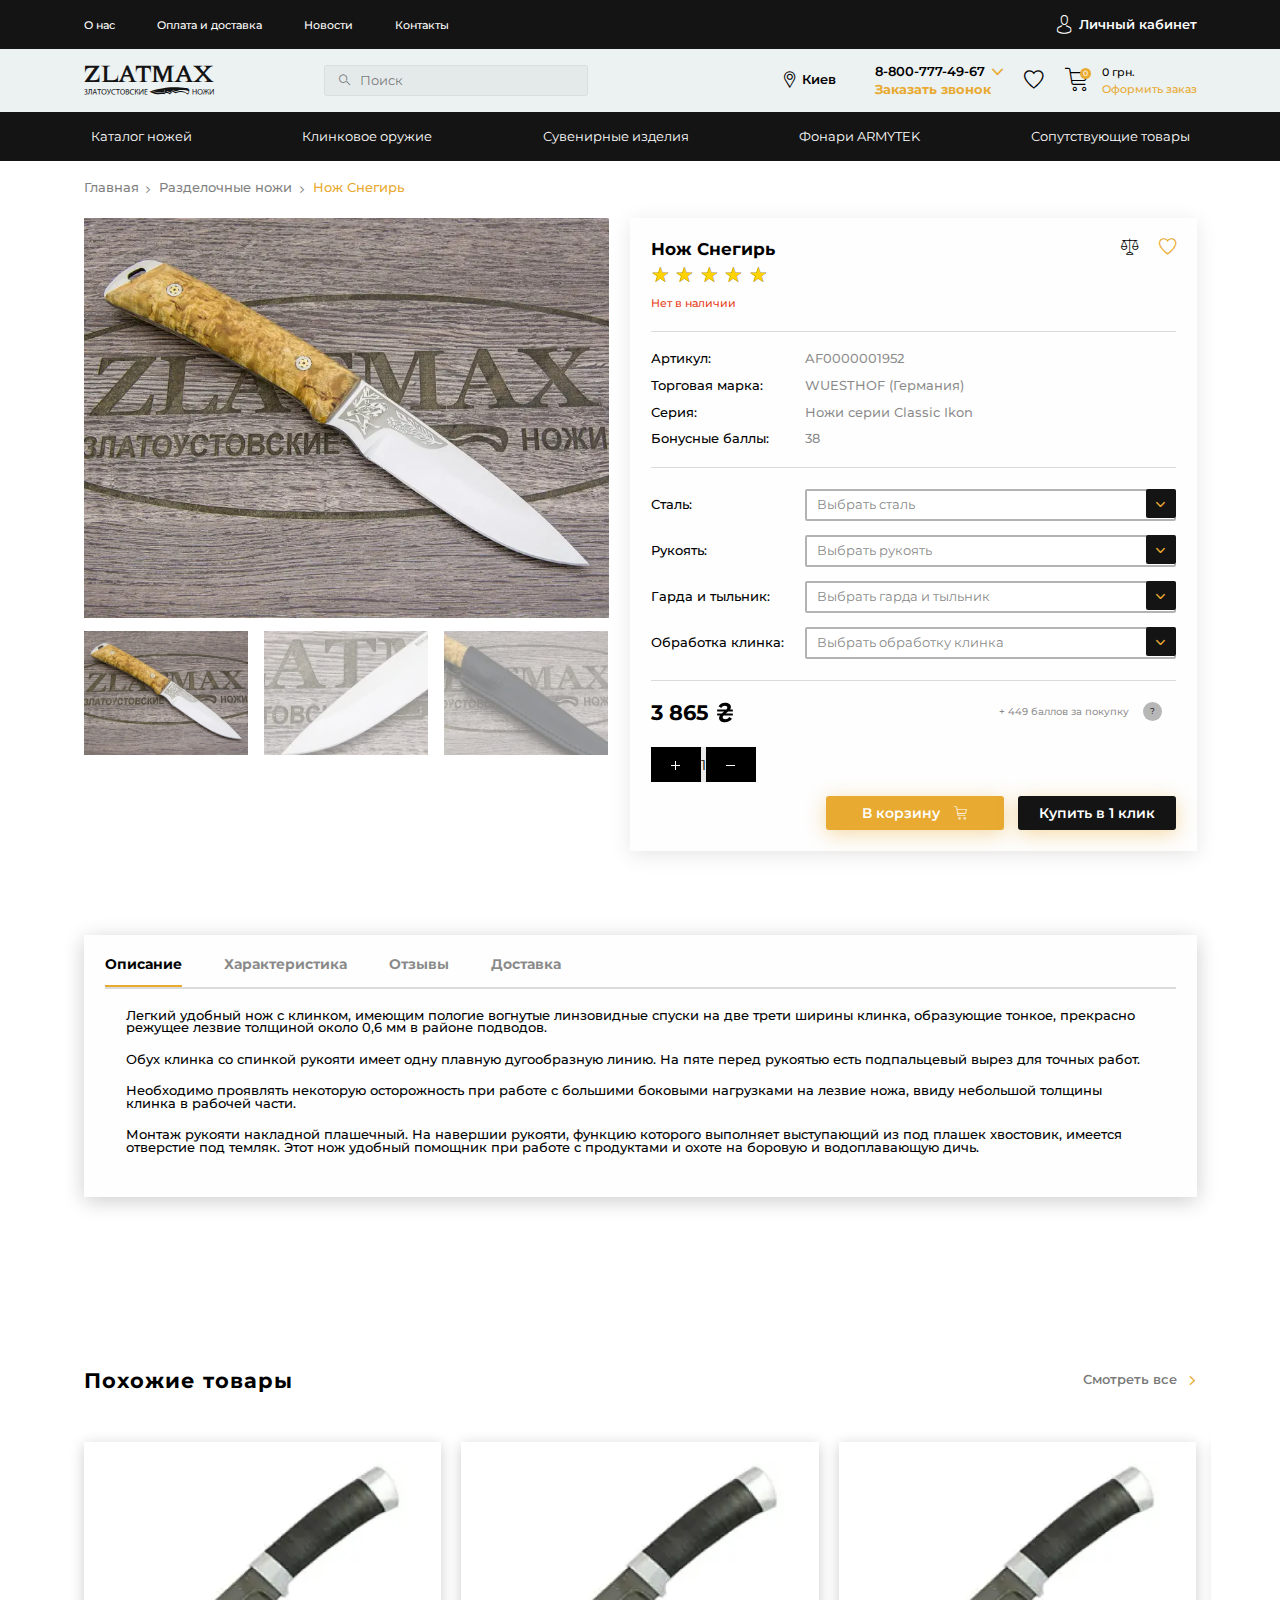
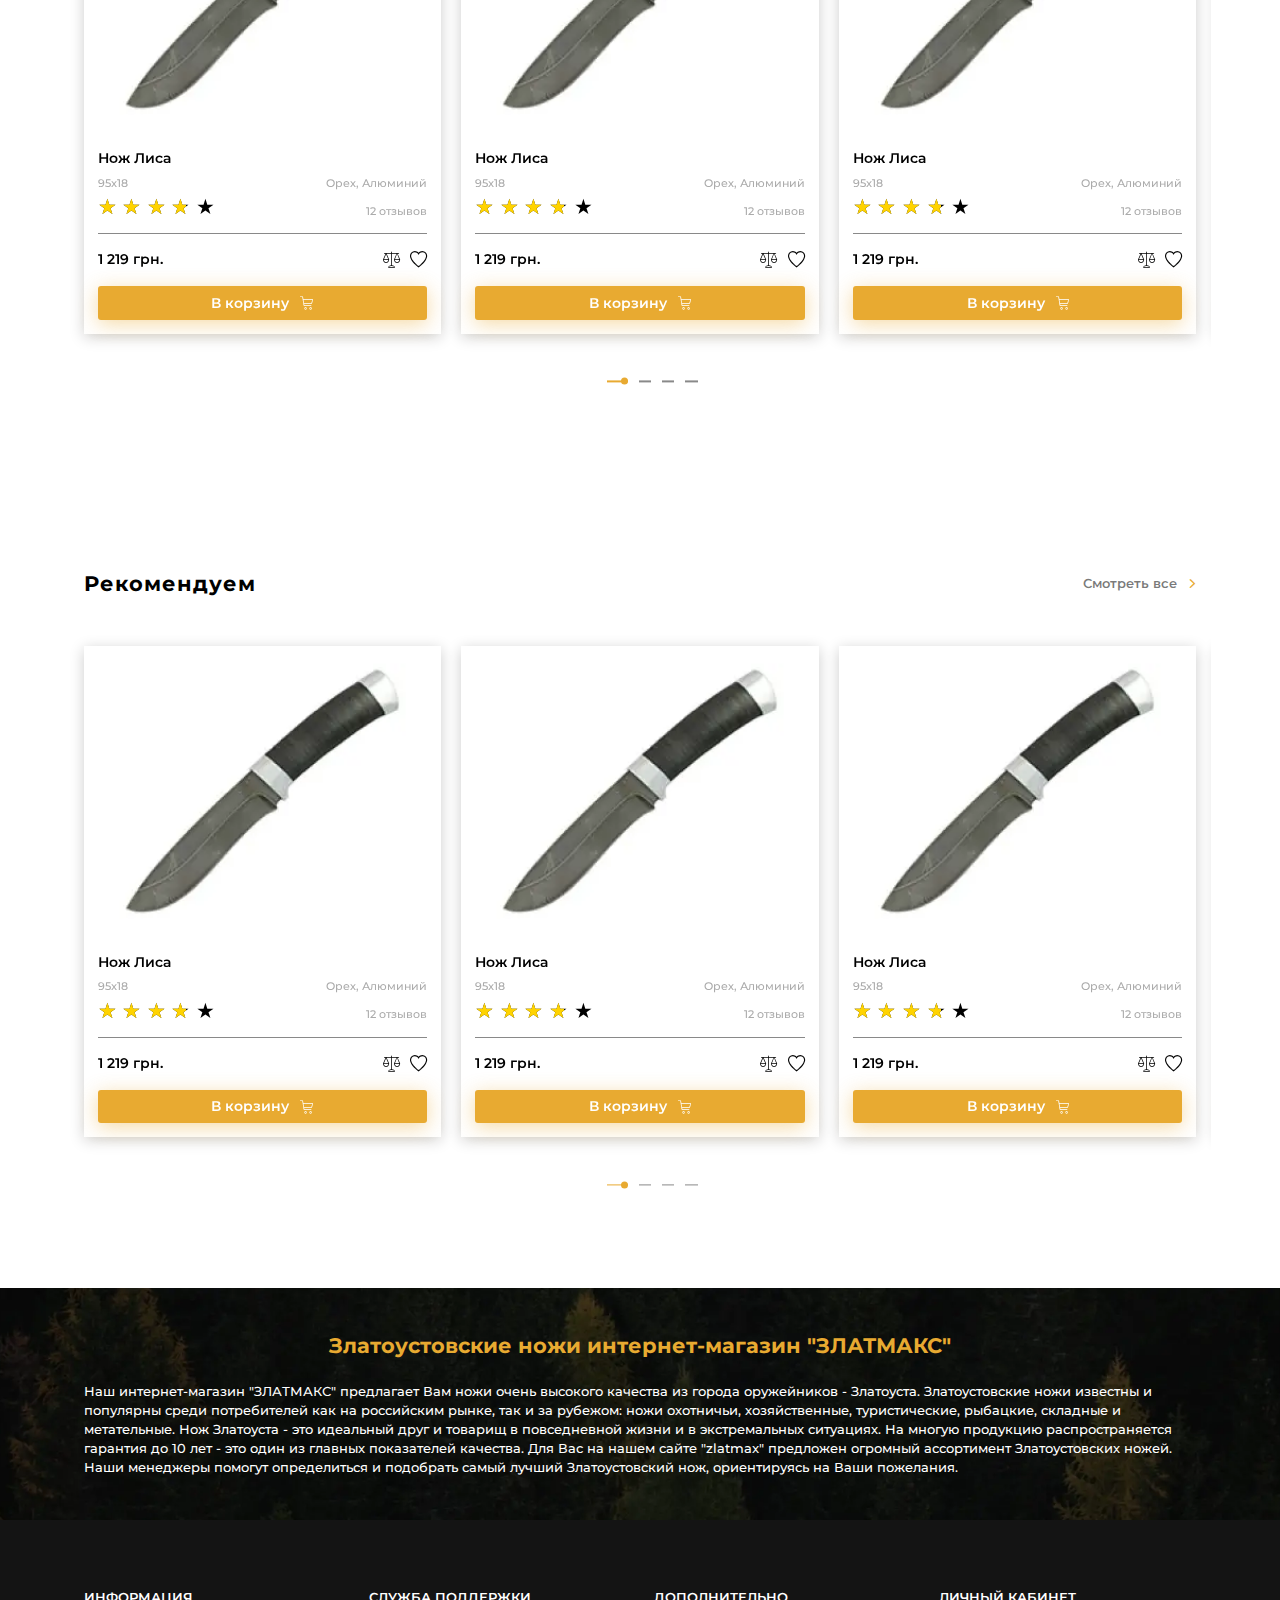
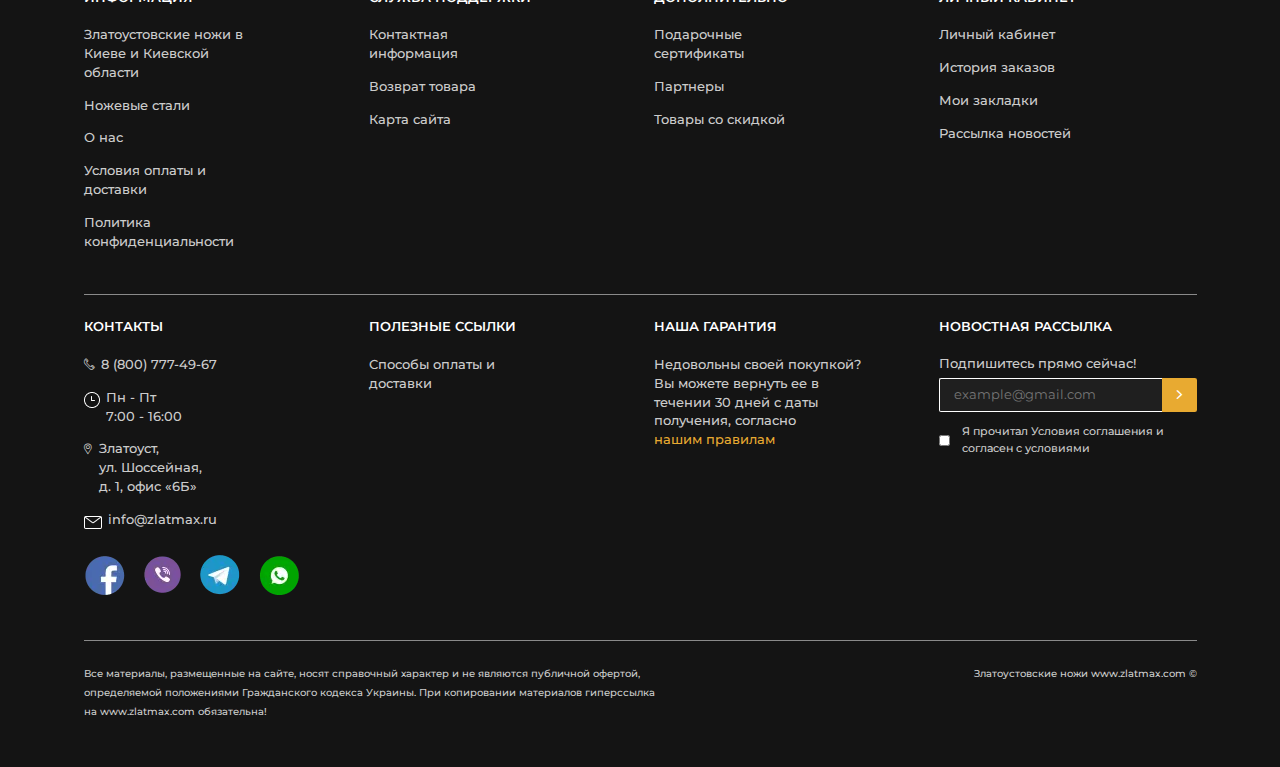
<file: product.html>
<!DOCTYPE html>
<html lang="ru">

<head>
	<title>Карточка товара</title>
	<meta charset="UTF-8">
	<meta name="format-detection" content="telephone=no">
	<!-- <style>body{opacity: 0;}</style> -->
	<link rel="stylesheet" href="css/style.min.css?_v=20230208122949">
	<link rel="shortcut icon" href="favicon.ico">
	<!-- <meta name="robots" content="noindex, nofollow"> -->
	<meta name="viewport" content="width=device-width, initial-scale=1.0">
</head>

<body>
	<div class="wrapper">
		<header class="header">
			<div class="header__top top-header">
				<div class="top-header__container">
					<nav class="top-header__menu menu-top-header">
						<ul data-da=".menu__body, 991.98" class="menu-top-header__list">
							<li class="menu-top-header__item menu-top-header__item_catalog">
								<a href="" class="menu-top-header__link menu-top-header__link_catalog _icon-arrow-bottom">Каталог товаров</a>
							</li>
							<li class="menu-top-header__item">
								<a href="" class="menu-top-header__link">О нас</a>
							</li>
							<li class="menu-top-header__item">
								<a href="" class="menu-top-header__link">Оплата и доставка</a>
							</li>
							<li class="menu-top-header__item">
								<a href="" class="menu-top-header__link">Новости</a>
							</li>
							<li class="menu-top-header__item">
								<a href="" class="menu-top-header__link">Контакты</a>
							</li>
						</ul>
					</nav>
					<a href="" class="top-header__user _icon-user"><span>Личный кабинет</span></a>

					<nav hidden class="menu">
						<button type="button" class="menu__icon icon-menu">
							<span></span>
						</button>
						<div class="menu__body"></div>
					</nav>
				</div>
			</div>

			<div class="header__body body-header">
				<div class="body-header__container">
					<a href="" class="body-header__logo"></a>
					<div data-da=".catalog-header__container, 480" class="body-header__search">
						<form action="#" class="search-header">
							<button type="submit" class="search-header__button _icon-search"></button>
							<input autocomplete="off" type="text" name="form[]" data-error="Ошибка" placeholder="Поиск" class="search-header__input" />
						</form>
					</div>

					<div class="body-header__actions actions-header">
						<a href="" class="actions-header__location _icon-location"><span>Киев</span></a>
						<div data-da=".top-header__container, 991.98, first" class="actions-header__phones phones-header">
							<div data-spollers class="phones-header__items">
								<div class="phones-header__item">
									<a href="tel:88007774967" class="phones-header__phone"><span>8-800-777-49-67</span></a>
									<button type="button" data-spoller class="phones-header__arrow _icon-arrow-bottom"></button>
									<ul class="phones-header__list">
										<li>
											<a href="tel:88007774968" class="phones-header__phone">8-800-777-49-68</a>
										</li>
										<li>
											<a href="tel:88007774969" class="phones-header__phone">8-800-777-49-69</a>
										</li>
										<li>
											<a href="tel:88007774970" class="phones-header__phone">8-800-777-49-70</a>
										</li>
									</ul>
								</div>
							</div>

							<button type="button" data-popup="#callback" class="phones-header__callback">
								Заказать звонок
							</button>
						</div>
						<a data-da=".top-header__container, 991.98,2" href="" class="actions-header__favorite _icon-favorite"></a>
						<a data-da=".top-header__container, 991.98,2" href="" class="actions-header__cart cart-header">
							<div class="cart-header__icon _icon-cart"><span>0</span></div>
							<div class="cart-header__body">
								<div class="cart-header__summ">0 грн.</div>
								<div href="" class="cart-header__link">Оформить заказ</div>
							</div>
						</a>
					</div>
				</div>
			</div>

			<div class="header__catalog catalog-header">
				<div class="catalog-header__container">
					<nav class="catalog-header__menu menu-catalog">
						<button type="button" class="menu-catalog__back _icon-arrow-bottom">
							Назад
						</button>
						<ul class="menu-catalog__list">
							<li class="menu-catalog__item">
								<button data-parent="1" class="menu-catalog__link">
									Каталог ножей
								</button>
							</li>
							<li class="menu-catalog__item">
								<button data-parent="2" class="menu-catalog__link">
									Клинковое оружие
								</button>
							</li>
							<li class="menu-catalog__item">
								<button class="menu-catalog__link">Сувенирные изделия</button>
							</li>
							<li class="menu-catalog__item">
								<button class="menu-catalog__link">Фонари ARMYTEK</button>
							</li>
							<li class="menu-catalog__item">
								<button class="menu-catalog__link">Сопутствующие товары</button>
							</li>
						</ul>

						<div class="menu-catalog__sub-menu sub-menu-catalog">
							<button type="button" class="sub-menu-catalog__back _icon-arrow-bottom">
								Назад
							</button>
							<div class="sub-menu-catalog__container">
								<div hidden data-submenu="1" class="sub-menu-catalog__block">
									<div class="sub-menu-catalog__category">
										<a href="" class="sub-menu-catalog__link-category">Категория ножей</a>
									</div>
									<div class="sub-menu-catalog__category">
										<a href="" class="sub-menu-catalog__link-category">Производство ножей</a>
									</div>
									<div class="sub-menu-catalog__category">
										<a href="" class="sub-menu-catalog__link-category">Ножи по маркам стали</a>
									</div>
									<div class="sub-menu-catalog__category">
										<a href="" class="sub-menu-catalog__link-category">Заточка и полировка ножей</a>
									</div>
									<div class="sub-menu-catalog__category">
										<a href="" class="sub-menu-catalog__link-category">Ножевая мастерская</a>
									</div>

									<ul class="sub-menu-catalog__list">
										<li class="sub-menu-catalog__item">
											<a href="" class="sub-menu-catalog__link">Разделочные ножи</a>
										</li>
										<li class="sub-menu-catalog__item">
											<a href="" class="sub-menu-catalog__link">Туристические ножи</a>
										</li>
										<li class="sub-menu-catalog__item">
											<a href="" class="sub-menu-catalog__link">Ножи охотничьи</a>
										</li>
										<li class="sub-menu-catalog__item">
											<a href="" class="sub-menu-catalog__link">Булатые ножи</a>
										</li>
										<li class="sub-menu-catalog__item">
											<a href="" class="sub-menu-catalog__link">Ножи из дамаска</a>
										</li>
										<li class="sub-menu-catalog__item">
											<a href="" class="sub-menu-catalog__link">Тактического назначения</a>
										</li>
										<li class="sub-menu-catalog__item">
											<a href="" class="sub-menu-catalog__link">Метательные ножи</a>
										</li>
										<li class="sub-menu-catalog__item">
											<a href="" class="sub-menu-catalog__link">Мачете и кукри</a>
										</li>
										<li class="sub-menu-catalog__item">
											<a href="" class="sub-menu-catalog__link">Ножи кухонные</a>
										</li>
									</ul>
									<ul class="sub-menu-catalog__list">
										<li class="sub-menu-catalog__item">
											<a href="" class="sub-menu-catalog__link">Ножи АИР</a>
										</li>
										<li class="sub-menu-catalog__item">
											<a href="" class="sub-menu-catalog__link">Ножи ЗИК</a>
										</li>
										<li class="sub-menu-catalog__item">
											<a href="" class="sub-menu-catalog__link">Ножи ЗЗОСС</a>
										</li>
										<li class="sub-menu-catalog__item">
											<a href="" class="sub-menu-catalog__link">Ножи РОСоружие</a>
										</li>
										<li class="sub-menu-catalog__item">
											<a href="" class="sub-menu-catalog__link">Ножи Оружейник</a>
										</li>
										<li class="sub-menu-catalog__item">
											<a href="" class="sub-menu-catalog__link">Булат Сергея Баранова</a>
										</li>
										<li class="sub-menu-catalog__item">
											<a href="" class="sub-menu-catalog__link">Булат Андрея Умерова</a>
										</li>
										<li class="sub-menu-catalog__item">
											<a href="" class="sub-menu-catalog__link">Ножи Златко</a>
										</li>
										<li class="sub-menu-catalog__item">
											<a href="" class="sub-menu-catalog__link">Ножи Стиль-М</a>
										</li>
										<li class="sub-menu-catalog__item">
											<a href="" class="sub-menu-catalog__link">Оружейная компания</a>
										</li>
									</ul>
									<ul class="sub-menu-catalog__list">
										<li class="sub-menu-catalog__item">
											<a href="" class="sub-menu-catalog__link">Ножи из стали 40х102С2М</a>
										</li>
										<li class="sub-menu-catalog__item">
											<a href="" class="sub-menu-catalog__link">Ножи из стали 95х18</a>
										</li>
										<li class="sub-menu-catalog__item">
											<a href="" class="sub-menu-catalog__link">Ножи из стали 100х13м</a>
										</li>
										<li class="sub-menu-catalog__item">
											<a href="" class="sub-menu-catalog__link">Ножи из стали 110х18м-ШД</a>
										</li>
										<li class="sub-menu-catalog__item">
											<a href="" class="sub-menu-catalog__link">Ножи из стали ЭИ-107 ТЦ</a>
										</li>
										<li class="sub-menu-catalog__item">
											<a href="" class="sub-menu-catalog__link">Ножи из стали 50х14МФ</a>
										</li>
										<li class="sub-menu-catalog__item">
											<a href="" class="sub-menu-catalog__link">Ножи из стали AUS-8</a>
										</li>
										<li class="sub-menu-catalog__item">
											<a href="" class="sub-menu-catalog__link">Ножи из стали К340</a>
										</li>
										<li class="sub-menu-catalog__item">
											<a href="" class="sub-menu-catalog__link">Ножи из стали M390</a>
										</li>
										<li class="sub-menu-catalog__item">
											<a href="" class="sub-menu-catalog__link">Ножи из стали ЭП-766</a>
										</li>
									</ul>
									<ul class="sub-menu-catalog__list">
										<li class="sub-menu-catalog__item">
											<a href="" class="sub-menu-catalog__link">Паста ГОИ</a>
										</li>
										<li class="sub-menu-catalog__item">
											<a href="" class="sub-menu-catalog__link">Алмазная паста</a>
										</li>
										<li class="sub-menu-catalog__item">
											<a href="" class="sub-menu-catalog__link">Бруски и камни для заточки</a>
										</li>
										<li class="sub-menu-catalog__item">
											<a href="" class="sub-menu-catalog__link">Заточные системы</a>
										</li>
									</ul>
									<ul class="sub-menu-catalog__list">
										<li class="sub-menu-catalog__item">
											<a href="" class="sub-menu-catalog__link">Ножевые клинки</a>
										</li>
										<li class="sub-menu-catalog__item">
											<a href="" class="sub-menu-catalog__link">Заготовки для ножей</a>
										</li>
										<li class="sub-menu-catalog__item">
											<a href="" class="sub-menu-catalog__link">Литье для ножей</a>
										</li>
										<li class="sub-menu-catalog__item">
											<a href="" class="sub-menu-catalog__link">Материалы для рукоятей</a>
										</li>
										<li class="sub-menu-catalog__item">
											<a href="" class="sub-menu-catalog__link">Уход за рукоятиями ножей</a>
										</li>
									</ul>

									<div class="sub-menu-catalog__footer">
										<a href="" class="sub-menu-catalog__all">Смотреть все</a>
									</div>
									<div class="sub-menu-catalog__footer">
										<a href="" class="sub-menu-catalog__all">Смотреть все</a>
									</div>
									<div class="sub-menu-catalog__footer">
										<a href="" class="sub-menu-catalog__all">Смотреть все</a>
									</div>
									<div class="sub-menu-catalog__footer">
										<a href="" class="sub-menu-catalog__all">Смотреть все</a>
									</div>
									<div class="sub-menu-catalog__footer">
										<a href="" class="sub-menu-catalog__all">Смотреть все</a>
									</div>
								</div>

								<div hidden data-submenu="2" class="sub-menu-catalog__block">
									<div class="sub-menu-catalog__category">
										<a href="" class="sub-menu-catalog__link-category">Категория ножей</a>
									</div>
									<div class="sub-menu-catalog__category">
										<a href="" class="sub-menu-catalog__link-category">Производство ножей</a>
									</div>
									<div class="sub-menu-catalog__category">
										<a href="" class="sub-menu-catalog__link-category">Заточка и палировка ножей</a>
									</div>
									<ul class="sub-menu-catalog__list">
										<li class="sub-menu-catalog__item">
											<a href="" class="sub-menu-catalog__link">Разделочные ножи</a>
										</li>
										<li class="sub-menu-catalog__item">
											<a href="" class="sub-menu-catalog__link">Туристические ножи</a>
										</li>
										<li class="sub-menu-catalog__item">
											<a href="" class="sub-menu-catalog__link">Ножи охотничьи</a>
										</li>
										<li class="sub-menu-catalog__item">
											<a href="" class="sub-menu-catalog__link">Булатые ножи</a>
										</li>
										<li class="sub-menu-catalog__item">
											<a href="" class="sub-menu-catalog__link">Ножи из дамаска</a>
										</li>
										<li class="sub-menu-catalog__item">
											<a href="" class="sub-menu-catalog__link">Тактического назначения</a>
										</li>
										<li class="sub-menu-catalog__item">
											<a href="" class="sub-menu-catalog__link">Метательные ножи</a>
										</li>
										<li class="sub-menu-catalog__item">
											<a href="" class="sub-menu-catalog__link">Мачете и кукри</a>
										</li>
										<li class="sub-menu-catalog__item">
											<a href="" class="sub-menu-catalog__link">Ножи кухонные</a>
										</li>
									</ul>
									<ul class="sub-menu-catalog__list">
										<li class="sub-menu-catalog__item">
											<a href="" class="sub-menu-catalog__link">Ножи АИР</a>
										</li>
										<li class="sub-menu-catalog__item">
											<a href="" class="sub-menu-catalog__link">Ножи ЗИК</a>
										</li>
										<li class="sub-menu-catalog__item">
											<a href="" class="sub-menu-catalog__link">Ножи ЗЗОСС</a>
										</li>
										<li class="sub-menu-catalog__item">
											<a href="" class="sub-menu-catalog__link">Ножи РОСоружие</a>
										</li>
										<li class="sub-menu-catalog__item">
											<a href="" class="sub-menu-catalog__link">Ножи Оружейник</a>
										</li>
										<li class="sub-menu-catalog__item">
											<a href="" class="sub-menu-catalog__link">Булат Сергея Баранова</a>
										</li>
										<li class="sub-menu-catalog__item">
											<a href="" class="sub-menu-catalog__link">Булат Андрея Умерова</a>
										</li>
										<li class="sub-menu-catalog__item">
											<a href="" class="sub-menu-catalog__link">Ножи Златко</a>
										</li>
										<li class="sub-menu-catalog__item">
											<a href="" class="sub-menu-catalog__link">Ножи Стиль-М</a>
										</li>
									</ul>
									<ul class="sub-menu-catalog__list">
										<li class="sub-menu-catalog__item">
											<a href="" class="sub-menu-catalog__link">Паста ГОИ</a>
										</li>
										<li class="sub-menu-catalog__item">
											<a href="" class="sub-menu-catalog__link">Алмазная паста</a>
										</li>
										<li class="sub-menu-catalog__item">
											<a href="" class="sub-menu-catalog__link">Бруски и камни для заточки</a>
										</li>
										<li class="sub-menu-catalog__item">
											<a href="" class="sub-menu-catalog__link">Заточные системы</a>
										</li>
									</ul>
									<div class="sub-menu-catalog__footer">
										<a href="" class="sub-menu-catalog__all">Смотреть все</a>
									</div>
									<div class="sub-menu-catalog__footer">
										<a href="" class="sub-menu-catalog__all">Смотреть все</a>
									</div>
									<div class="sub-menu-catalog__footer">
										<a href="" class="sub-menu-catalog__all">Смотреть все</a>
									</div>
								</div>
							</div>
						</div>
					</nav>
				</div>
			</div>
		</header>

		<main class="page page__inner">
			<div class="page__header">
				<div class="page__container">
					<nav class="page__breadcrumbs breadcrumbs">
						<ul class="breadcrumbs__list">
							<li class="breadcrumbs__item">
								<a href="" class="breadcrumbs__link">Главная</a>
							</li>
							<li class="breadcrumbs__item">
								<a href="" class="breadcrumbs__link">Разделочные ножи</a>
							</li>
							<li class="breadcrumbs__item">
								<span class="breadcrumbs__current">Нож Снегирь</span>
							</li>
						</ul>
					</nav>
				</div>
			</div>

			<div class="product">
				<div class="product__container">
					<div class="product__main main-product">
						<div class="main-product__images images-product">
							<div class="images-product__slider swiper">
								<div class="images-product__wrapper swiper-wrapper">
									<div class="images-product__slide-ibg swiper-slide">
										<picture><source srcset="img/product/01.webp" type="image/webp"><img src="img/product/01.jpg" alt="Картинка" /></picture>
									</div>
									<div class="images-product__slide-ibg swiper-slide">
										<picture><source srcset="img/product/02.webp" type="image/webp"><img src="img/product/02.jpg" alt="Картинка" /></picture>
									</div>
									<div class="images-product__slide-ibg swiper-slide">
										<picture><source srcset="img/product/03.webp" type="image/webp"><img src="img/product/03.jpg" alt="Картинка" /></picture>
									</div>
									<div class="images-product__slide-ibg swiper-slide">
										<picture><source srcset="img/product/04.webp" type="image/webp"><img src="img/product/04.jpg" alt="Картинка" /></picture>
									</div>
									<div class="images-product__slide-ibg swiper-slide">
										<picture><source srcset="img/product/05.webp" type="image/webp"><img src="img/product/05.jpg" alt="Картинка" /></picture>
									</div>
								</div>
							</div>
							<div class="images-product__thumbs swiper thumbs-images">
								<div class="thumbs-images__wrapper swiper-wrapper">
									<div class="thumbs-images__slide-ibg swiper-slide">
										<picture><source srcset="img/product/01.webp" type="image/webp"><img src="img/product/01.jpg" alt="Картинка" /></picture>
									</div>
									<div class="thumbs-images__slide-ibg swiper-slide">
										<picture><source srcset="img/product/02.webp" type="image/webp"><img src="img/product/02.jpg" alt="Картинка" /></picture>
									</div>
									<div class="thumbs-images__slide-ibg swiper-slide">
										<picture><source srcset="img/product/03.webp" type="image/webp"><img src="img/product/03.jpg" alt="Картинка" /></picture>
									</div>
									<div class="thumbs-images__slide-ibg swiper-slide">
										<picture><source srcset="img/product/04.webp" type="image/webp"><img src="img/product/04.jpg" alt="Картинка" /></picture>
									</div>
									<div class="thumbs-images__slide-ibg swiper-slide">
										<picture><source srcset="img/product/05.webp" type="image/webp"><img src="img/product/05.jpg" alt="Картинка" /></picture>
									</div>
								</div>
							</div>
						</div>
						<div class="main-product__body body-product">
							<div class="body-product__header header-product">
								<div class="header-product__line">
									<h1 class="header-product__title">Нож Снегирь</h1>
									<a href="" class="header-product__link _icon-compare"></a>
									<a href="" class="header-product__link _icon-favorite"></a>
								</div>
								<div class="header-product__rating rating">
									<div class="rating__body">
										<div class="rating__active"></div>
										<div class="rating__items">
											<input type="radio" class="rating__item" value="1" name="rating" />
											<input type="radio" class="rating__item" value="2" name="rating" />
											<input type="radio" class="rating__item" value="3" name="rating" />
											<input type="radio" class="rating__item" value="4" name="rating" />
											<input type="radio" class="rating__item" value="5" name="rating" />
										</div>
									</div>
									<div class="rating__value">5</div>
								</div>
								<div class="main-product__availability">Нет в наличии</div>
								<div class="main-product__availability_hiden hiden">
									В наличии
								</div>
							</div>
							<div class="body-product__table table-product">
								<div class="table-product__label">Артикул:</div>
								<div class="table-product__value">AF0000001952</div>
								<div class="table-product__label">Торговая марка:</div>
								<div class="table-product__value">WUESTHOF (Германия)</div>
								<div class="table-product__label">Серия:</div>
								<div class="table-product__value">
									Ножи серии Classic Ikon
								</div>
								<div class="table-product__label">Бонусные баллы:</div>
								<div class="table-product__value">38</div>
							</div>
							<div class="body-product__option option-product">
								<div class="option-product__label">Сталь:</div>
								<div class="option-product__value select_control">
									<select name="form[]" class="control">
										<option value="1" selected>Выбрать сталь</option>
										<option value="2">Пункт №2</option>
										<option value="3">Пункт №3</option>
										<option value="4">Пункт №4</option>
									</select>
								</div>
								<div class="option-product__label">Рукоять:</div>
								<div class="option-product__value select_control">
									<select name="form[]" class="control">
										<option value="1" selected>Выбрать рукоять</option>
										<option value="2">Пункт №2</option>
										<option value="3">Пункт №3</option>
										<option value="4">Пункт №4</option>
									</select>
								</div>
								<div class="option-product__label">Гарда и тыльник:</div>
								<div class="option-product__value select_control">
									<select name="form[]" class="control">
										<option value="1" selected>
											Выбрать гарда и тыльник
										</option>
										<option value="2">Пункт №2</option>
										<option value="3">Пункт №3</option>
										<option value="4">Пункт №4</option>
									</select>
								</div>
								<div class="option-product__label">Обработка клинка:</div>
								<div class="option-product__value select_control">
									<select name="form[]" class="control">
										<option value="1" selected>
											Выбрать обработку клинка
										</option>
										<option value="2">Пункт №2</option>
										<option value="3">Пункт №3</option>
										<option value="4">Пункт №4</option>
									</select>
								</div>
							</div>
							<div class="body-product__action action-product">
								<div class="action-product__prices">
									<div class="action-product__price">3 865</div>
									<div class="action-product__points">
										<div class="action-product__point">
											+ 449 баллов за покупку
										</div>
										<div class="action-product__tips">
											<button data-tippy-content="Подсказка" type="button" class="action-product__tip">
												?
											</button>
										</div>
									</div>
								</div>
								<div class="action-product__row">
									<div class="action-product__quantity quantity">
										<button type="button" class="quantity__button quantity__button_plus"></button>
										<div class="quantity__input">
											<input autocomplete="off" type="text" name="form[]" value="1" />
										</div>
										<button type="button" class="quantity__button quantity__button_minus"></button>
									</div>
									<div class="action-product__buttons">
										<a href="" class="action-product__cart button"><span class="_icon-cart">В корзину</span></a>
										<a href="" class="action-product__button button button_black">Купить в 1 клик</a>
									</div>
								</div>
							</div>
						</div>
					</div>
					<div data-tabs="992" class="product__info product-info">
						<nav data-tabs-titles class="product-info__navigation">
							<button type="button" class="product-info__title _tab-active">
								Описание
							</button>
							<button type="button" class="product-info__title">
								Характеристика
							</button>
							<button type="button" class="product-info__title">
								Отзывы
							</button>
							<button type="button" class="product-info__title">
								Доставка
							</button>
						</nav>
						<div data-tabs-body class="product-info__content">
							<div class="product-info__body">
								<p>
									Легкий удобный нож с клинком, имеющим пологие вогнутые
									линзовидные спуски на две трети ширины клинка, образующие
									тонкое, прекрасно режущее лезвие толщиной около 0,6 мм в
									районе подводов.
								</p>

								<p>
									Обух клинка со спинкой рукояти имеет одну плавную
									дугообразную линию. На пяте перед рукоятью есть подпальцевый
									вырез для точных работ.
								</p>

								<p>
									Необходимо проявлять некоторую осторожность при работе с
									большими боковыми нагрузками на лезвие ножа, ввиду небольшой
									толщины клинка в рабочей части.
								</p>

								<p>
									Монтаж рукояти накладной плашечный. На навершии рукояти,
									функцию которого выполняет выступающий из под плашек
									хвостовик, имеется отверстие под темляк. Этот нож удобный
									помощник при работе с продуктами и охоте на боровую и
									водоплавающую дичь.
								</p>
							</div>
							<div class="product-info__body">
								<div class="product-info-description">
									<div class="product-info-description__container">
										<h3 class="product-info-description__title">
											Технические характеристики
										</h3>
										<div class="product-info-description__table">
											<div class="product-info-description__label">
												Общая длина, мм:
											</div>
											<div class="product-info-description__value">227</div>
										</div>
										<div class="product-info-description__table">
											<div class="product-info-description__label">
												Длина клинка, мм:
											</div>
											<div class="product-info-description__value">112</div>
										</div>
										<div class="product-info-description__table">
											<div class="product-info-description__label">
												Ширина клинка, мм:
											</div>
											<div class="product-info-description__value">24</div>
										</div>
										<div class="product-info-description__table">
											<div class="product-info-description__label">
												Толщина обуха, мм:
											</div>
											<div class="product-info-description__value">2.9</div>
										</div>
									</div>
									<div class="product-info-description__container">
										<h3 class="product-info-description__title">
											Используемые материалы
										</h3>
										<div class="product-info-description__table">
											<div class="product-info-description__label">
												Сталь:
											</div>
											<div class="product-info-description__value">95Х18</div>
										</div>
										<div class="product-info-description__table">
											<div class="product-info-description__label">
												Рукоять:
											</div>
											<div class="product-info-description__value">
												Накладки карельская береза
											</div>
										</div>
									</div>
									<div class="product-info-description__container">
										<h3 class="product-info-description__title">
											Производство
										</h3>
										<div class="product-info-description__table">
											<div class="product-info-description__label">
												Производство:
											</div>
											<div class="product-info-description__value">АиР</div>
										</div>
									</div>
								</div>
							</div>
							<div class="product-info__body">
								<div class="df-sb">
									<p>
										У данного товара нет отзывов. Станьте первым, кто оставил
										отзыв об этом товаре!
									</p>
									<a href="" class="action-product__button button button_black">Написать отзыв</a>
								</div>
							</div>
							<div class="product-info__body">
								<div class="body-product__option option-product">
									<div class="option-product__label">Ваша страна:</div>
									<div class="option-product__value select_control">
										<select name="form[]" class="control">
											<option value="1" selected>Украина</option>
											<option value="2">Пункт №2</option>
											<option value="3">Пункт №3</option>
											<option value="4">Пункт №4</option>
										</select>
									</div>
									<div class="option-product__label">Ваш город:</div>
									<div class="option-product__value select_control">
										<select name="form[]" class="control">
											<option value="1" selected>г.Николаев</option>
											<option value="2">Пункт №2</option>
											<option value="3">Пункт №3</option>
											<option value="4">Пункт №4</option>
										</select>
									</div>
								</div>
							</div>
						</div>
					</div>
				</div>
			</div>
			<section class="page__sale-products sale-products">
				<div class="products-slider">
					<div class="products-slider__container">
						<div class="products-slider__header">
							<h2 class="products-slider__title">Похожие товары</h2>
							<a href="" class="products-slider__more">Смотреть все</a>
						</div>
						<div class="products-slider__slider swiper">
							<div class="products-slider__swiper swiper-wrapper">
								<div class="products-slider__slide swiper-slide">
									<article class="product-card">
										<a href="" class="product-card__image">
											<span class="product-card__item-image-ibg product-card__item-image-ibg_contain">
												<picture><source srcset="img/product-card/image.webp" type="image/webp"><img src="img/product-card/image.png" alt="Картинка" /></picture></span></a>
										<div class="product-card__body">
											<h4 class="product-card__title">
												<a href="" class="product-card__link-title">Нож Лиса</a>
											</h4>
											<div class="product-card__info info-product-card">
												<div class="info-product-card__size">95x18</div>
												<div class="info-product-card__materials">Орех, Алюминий</div>
											</div>
											<div class="product-card__rating rating rating_set">
												<div class="rating__body">
													<div class="rating__active"></div>
													<div class="rating__items">
														<input type="radio" class="rating__item" value="1" name="rating" />
														<input type="radio" class="rating__item" value="2" name="rating" />
														<input type="radio" class="rating__item" value="3" name="rating" />
														<input type="radio" class="rating__item" value="4" name="rating" />
														<input type="radio" class="rating__item" value="5" name="rating" />
													</div>
												</div>
												<div class="rating__value">3.6</div>
												<div class="rating__info">12 отзывов</div>
											</div>
											<div class="product-card__footer">
												<div class="product-card__price">1 219 грн.</div>
												<a href="" class="product-card__compare _icon-compare"></a>
												<a href="" class="product-card__favorite _icon-favorite"></a>
											</div>
											<button type="button" class="product-card__cart button">
												<span class="_icon-cart">В корзину</span>
											</button>
										</div>
									</article>
								</div>
								<div class="products-slider__slide swiper-slide">
									<article class="product-card">
										<a href="" class="product-card__image">
											<span class="product-card__item-image-ibg product-card__item-image-ibg_contain">
												<picture><source srcset="img/product-card/image.webp" type="image/webp"><img src="img/product-card/image.png" alt="Картинка" /></picture></span></a>
										<div class="product-card__body">
											<h4 class="product-card__title">
												<a href="" class="product-card__link-title">Нож Лиса</a>
											</h4>
											<div class="product-card__info info-product-card">
												<div class="info-product-card__size">95x18</div>
												<div class="info-product-card__materials">Орех, Алюминий</div>
											</div>
											<div class="product-card__rating rating rating_set">
												<div class="rating__body">
													<div class="rating__active"></div>
													<div class="rating__items">
														<input type="radio" class="rating__item" value="1" name="rating" />
														<input type="radio" class="rating__item" value="2" name="rating" />
														<input type="radio" class="rating__item" value="3" name="rating" />
														<input type="radio" class="rating__item" value="4" name="rating" />
														<input type="radio" class="rating__item" value="5" name="rating" />
													</div>
												</div>
												<div class="rating__value">3.6</div>
												<div class="rating__info">12 отзывов</div>
											</div>
											<div class="product-card__footer">
												<div class="product-card__price">1 219 грн.</div>
												<a href="" class="product-card__compare _icon-compare"></a>
												<a href="" class="product-card__favorite _icon-favorite"></a>
											</div>
											<button type="button" class="product-card__cart button">
												<span class="_icon-cart">В корзину</span>
											</button>
										</div>
									</article>
								</div>
								<div class="products-slider__slide swiper-slide">
									<article class="product-card">
										<a href="" class="product-card__image">
											<span class="product-card__item-image-ibg product-card__item-image-ibg_contain">
												<picture><source srcset="img/product-card/image.webp" type="image/webp"><img src="img/product-card/image.png" alt="Картинка" /></picture></span></a>
										<div class="product-card__body">
											<h4 class="product-card__title">
												<a href="" class="product-card__link-title">Нож Лиса</a>
											</h4>
											<div class="product-card__info info-product-card">
												<div class="info-product-card__size">95x18</div>
												<div class="info-product-card__materials">Орех, Алюминий</div>
											</div>
											<div class="product-card__rating rating rating_set">
												<div class="rating__body">
													<div class="rating__active"></div>
													<div class="rating__items">
														<input type="radio" class="rating__item" value="1" name="rating" />
														<input type="radio" class="rating__item" value="2" name="rating" />
														<input type="radio" class="rating__item" value="3" name="rating" />
														<input type="radio" class="rating__item" value="4" name="rating" />
														<input type="radio" class="rating__item" value="5" name="rating" />
													</div>
												</div>
												<div class="rating__value">3.6</div>
												<div class="rating__info">12 отзывов</div>
											</div>
											<div class="product-card__footer">
												<div class="product-card__price">1 219 грн.</div>
												<a href="" class="product-card__compare _icon-compare"></a>
												<a href="" class="product-card__favorite _icon-favorite"></a>
											</div>
											<button type="button" class="product-card__cart button">
												<span class="_icon-cart">В корзину</span>
											</button>
										</div>
									</article>
								</div>
								<div class="products-slider__slide swiper-slide">
									<article class="product-card">
										<a href="" class="product-card__image">
											<span class="product-card__item-image-ibg product-card__item-image-ibg_contain">
												<picture><source srcset="img/product-card/image.webp" type="image/webp"><img src="img/product-card/image.png" alt="Картинка" /></picture></span></a>
										<div class="product-card__body">
											<h4 class="product-card__title">
												<a href="" class="product-card__link-title">Нож Лиса</a>
											</h4>
											<div class="product-card__info info-product-card">
												<div class="info-product-card__size">95x18</div>
												<div class="info-product-card__materials">Орех, Алюминий</div>
											</div>
											<div class="product-card__rating rating rating_set">
												<div class="rating__body">
													<div class="rating__active"></div>
													<div class="rating__items">
														<input type="radio" class="rating__item" value="1" name="rating" />
														<input type="radio" class="rating__item" value="2" name="rating" />
														<input type="radio" class="rating__item" value="3" name="rating" />
														<input type="radio" class="rating__item" value="4" name="rating" />
														<input type="radio" class="rating__item" value="5" name="rating" />
													</div>
												</div>
												<div class="rating__value">3.6</div>
												<div class="rating__info">12 отзывов</div>
											</div>
											<div class="product-card__footer">
												<div class="product-card__price">1 219 грн.</div>
												<a href="" class="product-card__compare _icon-compare"></a>
												<a href="" class="product-card__favorite _icon-favorite"></a>
											</div>
											<button type="button" class="product-card__cart button">
												<span class="_icon-cart">В корзину</span>
											</button>
										</div>
									</article>
								</div>
								<div class="products-slider__slide swiper-slide">
									<article class="product-card">
										<a href="" class="product-card__image">
											<span class="product-card__item-image-ibg product-card__item-image-ibg_contain">
												<picture><source srcset="img/product-card/image.webp" type="image/webp"><img src="img/product-card/image.png" alt="Картинка" /></picture></span></a>
										<div class="product-card__body">
											<h4 class="product-card__title">
												<a href="" class="product-card__link-title">Нож Лиса</a>
											</h4>
											<div class="product-card__info info-product-card">
												<div class="info-product-card__size">95x18</div>
												<div class="info-product-card__materials">Орех, Алюминий</div>
											</div>
											<div class="product-card__rating rating rating_set">
												<div class="rating__body">
													<div class="rating__active"></div>
													<div class="rating__items">
														<input type="radio" class="rating__item" value="1" name="rating" />
														<input type="radio" class="rating__item" value="2" name="rating" />
														<input type="radio" class="rating__item" value="3" name="rating" />
														<input type="radio" class="rating__item" value="4" name="rating" />
														<input type="radio" class="rating__item" value="5" name="rating" />
													</div>
												</div>
												<div class="rating__value">3.6</div>
												<div class="rating__info">12 отзывов</div>
											</div>
											<div class="product-card__footer">
												<div class="product-card__price">1 219 грн.</div>
												<a href="" class="product-card__compare _icon-compare"></a>
												<a href="" class="product-card__favorite _icon-favorite"></a>
											</div>
											<button type="button" class="product-card__cart button">
												<span class="_icon-cart">В корзину</span>
											</button>
										</div>
									</article>
								</div>
								<div class="products-slider__slide swiper-slide">
									<article class="product-card">
										<a href="" class="product-card__image">
											<span class="product-card__item-image-ibg product-card__item-image-ibg_contain">
												<picture><source srcset="img/product-card/image.webp" type="image/webp"><img src="img/product-card/image.png" alt="Картинка" /></picture></span></a>
										<div class="product-card__body">
											<h4 class="product-card__title">
												<a href="" class="product-card__link-title">Нож Лиса</a>
											</h4>
											<div class="product-card__info info-product-card">
												<div class="info-product-card__size">95x18</div>
												<div class="info-product-card__materials">Орех, Алюминий</div>
											</div>
											<div class="product-card__rating rating rating_set">
												<div class="rating__body">
													<div class="rating__active"></div>
													<div class="rating__items">
														<input type="radio" class="rating__item" value="1" name="rating" />
														<input type="radio" class="rating__item" value="2" name="rating" />
														<input type="radio" class="rating__item" value="3" name="rating" />
														<input type="radio" class="rating__item" value="4" name="rating" />
														<input type="radio" class="rating__item" value="5" name="rating" />
													</div>
												</div>
												<div class="rating__value">3.6</div>
												<div class="rating__info">12 отзывов</div>
											</div>
											<div class="product-card__footer">
												<div class="product-card__price">1 219 грн.</div>
												<a href="" class="product-card__compare _icon-compare"></a>
												<a href="" class="product-card__favorite _icon-favorite"></a>
											</div>
											<button type="button" class="product-card__cart button">
												<span class="_icon-cart">В корзину</span>
											</button>
										</div>
									</article>
								</div>
								<div class="products-slider__slide swiper-slide">
									<article class="product-card">
										<a href="" class="product-card__image">
											<span class="product-card__item-image-ibg product-card__item-image-ibg_contain">
												<picture><source srcset="img/product-card/image.webp" type="image/webp"><img src="img/product-card/image.png" alt="Картинка" /></picture></span></a>
										<div class="product-card__body">
											<h4 class="product-card__title">
												<a href="" class="product-card__link-title">Нож Лиса</a>
											</h4>
											<div class="product-card__info info-product-card">
												<div class="info-product-card__size">95x18</div>
												<div class="info-product-card__materials">Орех, Алюминий</div>
											</div>
											<div class="product-card__rating rating rating_set">
												<div class="rating__body">
													<div class="rating__active"></div>
													<div class="rating__items">
														<input type="radio" class="rating__item" value="1" name="rating" />
														<input type="radio" class="rating__item" value="2" name="rating" />
														<input type="radio" class="rating__item" value="3" name="rating" />
														<input type="radio" class="rating__item" value="4" name="rating" />
														<input type="radio" class="rating__item" value="5" name="rating" />
													</div>
												</div>
												<div class="rating__value">3.6</div>
												<div class="rating__info">12 отзывов</div>
											</div>
											<div class="product-card__footer">
												<div class="product-card__price">1 219 грн.</div>
												<a href="" class="product-card__compare _icon-compare"></a>
												<a href="" class="product-card__favorite _icon-favorite"></a>
											</div>
											<button type="button" class="product-card__cart button">
												<span class="_icon-cart">В корзину</span>
											</button>
										</div>
									</article>
								</div>
								<div class="products-slider__slide swiper-slide">
									<article class="product-card">
										<a href="" class="product-card__image">
											<span class="product-card__item-image-ibg product-card__item-image-ibg_contain">
												<picture><source srcset="img/product-card/image.webp" type="image/webp"><img src="img/product-card/image.png" alt="Картинка" /></picture></span></a>
										<div class="product-card__body">
											<h4 class="product-card__title">
												<a href="" class="product-card__link-title">Нож Лиса</a>
											</h4>
											<div class="product-card__info info-product-card">
												<div class="info-product-card__size">95x18</div>
												<div class="info-product-card__materials">Орех, Алюминий</div>
											</div>
											<div class="product-card__rating rating rating_set">
												<div class="rating__body">
													<div class="rating__active"></div>
													<div class="rating__items">
														<input type="radio" class="rating__item" value="1" name="rating" />
														<input type="radio" class="rating__item" value="2" name="rating" />
														<input type="radio" class="rating__item" value="3" name="rating" />
														<input type="radio" class="rating__item" value="4" name="rating" />
														<input type="radio" class="rating__item" value="5" name="rating" />
													</div>
												</div>
												<div class="rating__value">3.6</div>
												<div class="rating__info">12 отзывов</div>
											</div>
											<div class="product-card__footer">
												<div class="product-card__price">1 219 грн.</div>
												<a href="" class="product-card__compare _icon-compare"></a>
												<a href="" class="product-card__favorite _icon-favorite"></a>
											</div>
											<button type="button" class="product-card__cart button">
												<span class="_icon-cart">В корзину</span>
											</button>
										</div>
									</article>
								</div>
								<div class="products-slider__slide swiper-slide">
									<article class="product-card">
										<a href="" class="product-card__image">
											<span class="product-card__item-image-ibg product-card__item-image-ibg_contain">
												<picture><source srcset="img/product-card/image.webp" type="image/webp"><img src="img/product-card/image.png" alt="Картинка" /></picture></span></a>
										<div class="product-card__body">
											<h4 class="product-card__title">
												<a href="" class="product-card__link-title">Нож Лиса</a>
											</h4>
											<div class="product-card__info info-product-card">
												<div class="info-product-card__size">95x18</div>
												<div class="info-product-card__materials">Орех, Алюминий</div>
											</div>
											<div class="product-card__rating rating rating_set">
												<div class="rating__body">
													<div class="rating__active"></div>
													<div class="rating__items">
														<input type="radio" class="rating__item" value="1" name="rating" />
														<input type="radio" class="rating__item" value="2" name="rating" />
														<input type="radio" class="rating__item" value="3" name="rating" />
														<input type="radio" class="rating__item" value="4" name="rating" />
														<input type="radio" class="rating__item" value="5" name="rating" />
													</div>
												</div>
												<div class="rating__value">3.6</div>
												<div class="rating__info">12 отзывов</div>
											</div>
											<div class="product-card__footer">
												<div class="product-card__price">1 219 грн.</div>
												<a href="" class="product-card__compare _icon-compare"></a>
												<a href="" class="product-card__favorite _icon-favorite"></a>
											</div>
											<button type="button" class="product-card__cart button">
												<span class="_icon-cart">В корзину</span>
											</button>
										</div>
									</article>
								</div>
							</div>
							<div class="products-slider__dotts dots"></div>
						</div>
					</div>
				</div>

			</section>
			<section class="page__sale-products sale-products">
				<div class="products-slider">
					<div class="products-slider__container">
						<div class="products-slider__header">
							<h2 class="products-slider__title">Рекомендуем</h2>
							<a href="" class="products-slider__more">Смотреть все</a>
						</div>
						<div class="products-slider__slider swiper">
							<div class="products-slider__swiper swiper-wrapper">
								<div class="products-slider__slide swiper-slide">
									<article class="product-card">
										<a href="" class="product-card__image">
											<span class="product-card__item-image-ibg product-card__item-image-ibg_contain">
												<picture><source srcset="img/product-card/image.webp" type="image/webp"><img src="img/product-card/image.png" alt="Картинка" /></picture></span></a>
										<div class="product-card__body">
											<h4 class="product-card__title">
												<a href="" class="product-card__link-title">Нож Лиса</a>
											</h4>
											<div class="product-card__info info-product-card">
												<div class="info-product-card__size">95x18</div>
												<div class="info-product-card__materials">Орех, Алюминий</div>
											</div>
											<div class="product-card__rating rating rating_set">
												<div class="rating__body">
													<div class="rating__active"></div>
													<div class="rating__items">
														<input type="radio" class="rating__item" value="1" name="rating" />
														<input type="radio" class="rating__item" value="2" name="rating" />
														<input type="radio" class="rating__item" value="3" name="rating" />
														<input type="radio" class="rating__item" value="4" name="rating" />
														<input type="radio" class="rating__item" value="5" name="rating" />
													</div>
												</div>
												<div class="rating__value">3.6</div>
												<div class="rating__info">12 отзывов</div>
											</div>
											<div class="product-card__footer">
												<div class="product-card__price">1 219 грн.</div>
												<a href="" class="product-card__compare _icon-compare"></a>
												<a href="" class="product-card__favorite _icon-favorite"></a>
											</div>
											<button type="button" class="product-card__cart button">
												<span class="_icon-cart">В корзину</span>
											</button>
										</div>
									</article>
								</div>
								<div class="products-slider__slide swiper-slide">
									<article class="product-card">
										<a href="" class="product-card__image">
											<span class="product-card__item-image-ibg product-card__item-image-ibg_contain">
												<picture><source srcset="img/product-card/image.webp" type="image/webp"><img src="img/product-card/image.png" alt="Картинка" /></picture></span></a>
										<div class="product-card__body">
											<h4 class="product-card__title">
												<a href="" class="product-card__link-title">Нож Лиса</a>
											</h4>
											<div class="product-card__info info-product-card">
												<div class="info-product-card__size">95x18</div>
												<div class="info-product-card__materials">Орех, Алюминий</div>
											</div>
											<div class="product-card__rating rating rating_set">
												<div class="rating__body">
													<div class="rating__active"></div>
													<div class="rating__items">
														<input type="radio" class="rating__item" value="1" name="rating" />
														<input type="radio" class="rating__item" value="2" name="rating" />
														<input type="radio" class="rating__item" value="3" name="rating" />
														<input type="radio" class="rating__item" value="4" name="rating" />
														<input type="radio" class="rating__item" value="5" name="rating" />
													</div>
												</div>
												<div class="rating__value">3.6</div>
												<div class="rating__info">12 отзывов</div>
											</div>
											<div class="product-card__footer">
												<div class="product-card__price">1 219 грн.</div>
												<a href="" class="product-card__compare _icon-compare"></a>
												<a href="" class="product-card__favorite _icon-favorite"></a>
											</div>
											<button type="button" class="product-card__cart button">
												<span class="_icon-cart">В корзину</span>
											</button>
										</div>
									</article>
								</div>
								<div class="products-slider__slide swiper-slide">
									<article class="product-card">
										<a href="" class="product-card__image">
											<span class="product-card__item-image-ibg product-card__item-image-ibg_contain">
												<picture><source srcset="img/product-card/image.webp" type="image/webp"><img src="img/product-card/image.png" alt="Картинка" /></picture></span></a>
										<div class="product-card__body">
											<h4 class="product-card__title">
												<a href="" class="product-card__link-title">Нож Лиса</a>
											</h4>
											<div class="product-card__info info-product-card">
												<div class="info-product-card__size">95x18</div>
												<div class="info-product-card__materials">Орех, Алюминий</div>
											</div>
											<div class="product-card__rating rating rating_set">
												<div class="rating__body">
													<div class="rating__active"></div>
													<div class="rating__items">
														<input type="radio" class="rating__item" value="1" name="rating" />
														<input type="radio" class="rating__item" value="2" name="rating" />
														<input type="radio" class="rating__item" value="3" name="rating" />
														<input type="radio" class="rating__item" value="4" name="rating" />
														<input type="radio" class="rating__item" value="5" name="rating" />
													</div>
												</div>
												<div class="rating__value">3.6</div>
												<div class="rating__info">12 отзывов</div>
											</div>
											<div class="product-card__footer">
												<div class="product-card__price">1 219 грн.</div>
												<a href="" class="product-card__compare _icon-compare"></a>
												<a href="" class="product-card__favorite _icon-favorite"></a>
											</div>
											<button type="button" class="product-card__cart button">
												<span class="_icon-cart">В корзину</span>
											</button>
										</div>
									</article>
								</div>
								<div class="products-slider__slide swiper-slide">
									<article class="product-card">
										<a href="" class="product-card__image">
											<span class="product-card__item-image-ibg product-card__item-image-ibg_contain">
												<picture><source srcset="img/product-card/image.webp" type="image/webp"><img src="img/product-card/image.png" alt="Картинка" /></picture></span></a>
										<div class="product-card__body">
											<h4 class="product-card__title">
												<a href="" class="product-card__link-title">Нож Лиса</a>
											</h4>
											<div class="product-card__info info-product-card">
												<div class="info-product-card__size">95x18</div>
												<div class="info-product-card__materials">Орех, Алюминий</div>
											</div>
											<div class="product-card__rating rating rating_set">
												<div class="rating__body">
													<div class="rating__active"></div>
													<div class="rating__items">
														<input type="radio" class="rating__item" value="1" name="rating" />
														<input type="radio" class="rating__item" value="2" name="rating" />
														<input type="radio" class="rating__item" value="3" name="rating" />
														<input type="radio" class="rating__item" value="4" name="rating" />
														<input type="radio" class="rating__item" value="5" name="rating" />
													</div>
												</div>
												<div class="rating__value">3.6</div>
												<div class="rating__info">12 отзывов</div>
											</div>
											<div class="product-card__footer">
												<div class="product-card__price">1 219 грн.</div>
												<a href="" class="product-card__compare _icon-compare"></a>
												<a href="" class="product-card__favorite _icon-favorite"></a>
											</div>
											<button type="button" class="product-card__cart button">
												<span class="_icon-cart">В корзину</span>
											</button>
										</div>
									</article>
								</div>
								<div class="products-slider__slide swiper-slide">
									<article class="product-card">
										<a href="" class="product-card__image">
											<span class="product-card__item-image-ibg product-card__item-image-ibg_contain">
												<picture><source srcset="img/product-card/image.webp" type="image/webp"><img src="img/product-card/image.png" alt="Картинка" /></picture></span></a>
										<div class="product-card__body">
											<h4 class="product-card__title">
												<a href="" class="product-card__link-title">Нож Лиса</a>
											</h4>
											<div class="product-card__info info-product-card">
												<div class="info-product-card__size">95x18</div>
												<div class="info-product-card__materials">Орех, Алюминий</div>
											</div>
											<div class="product-card__rating rating rating_set">
												<div class="rating__body">
													<div class="rating__active"></div>
													<div class="rating__items">
														<input type="radio" class="rating__item" value="1" name="rating" />
														<input type="radio" class="rating__item" value="2" name="rating" />
														<input type="radio" class="rating__item" value="3" name="rating" />
														<input type="radio" class="rating__item" value="4" name="rating" />
														<input type="radio" class="rating__item" value="5" name="rating" />
													</div>
												</div>
												<div class="rating__value">3.6</div>
												<div class="rating__info">12 отзывов</div>
											</div>
											<div class="product-card__footer">
												<div class="product-card__price">1 219 грн.</div>
												<a href="" class="product-card__compare _icon-compare"></a>
												<a href="" class="product-card__favorite _icon-favorite"></a>
											</div>
											<button type="button" class="product-card__cart button">
												<span class="_icon-cart">В корзину</span>
											</button>
										</div>
									</article>
								</div>
								<div class="products-slider__slide swiper-slide">
									<article class="product-card">
										<a href="" class="product-card__image">
											<span class="product-card__item-image-ibg product-card__item-image-ibg_contain">
												<picture><source srcset="img/product-card/image.webp" type="image/webp"><img src="img/product-card/image.png" alt="Картинка" /></picture></span></a>
										<div class="product-card__body">
											<h4 class="product-card__title">
												<a href="" class="product-card__link-title">Нож Лиса</a>
											</h4>
											<div class="product-card__info info-product-card">
												<div class="info-product-card__size">95x18</div>
												<div class="info-product-card__materials">Орех, Алюминий</div>
											</div>
											<div class="product-card__rating rating rating_set">
												<div class="rating__body">
													<div class="rating__active"></div>
													<div class="rating__items">
														<input type="radio" class="rating__item" value="1" name="rating" />
														<input type="radio" class="rating__item" value="2" name="rating" />
														<input type="radio" class="rating__item" value="3" name="rating" />
														<input type="radio" class="rating__item" value="4" name="rating" />
														<input type="radio" class="rating__item" value="5" name="rating" />
													</div>
												</div>
												<div class="rating__value">3.6</div>
												<div class="rating__info">12 отзывов</div>
											</div>
											<div class="product-card__footer">
												<div class="product-card__price">1 219 грн.</div>
												<a href="" class="product-card__compare _icon-compare"></a>
												<a href="" class="product-card__favorite _icon-favorite"></a>
											</div>
											<button type="button" class="product-card__cart button">
												<span class="_icon-cart">В корзину</span>
											</button>
										</div>
									</article>
								</div>
								<div class="products-slider__slide swiper-slide">
									<article class="product-card">
										<a href="" class="product-card__image">
											<span class="product-card__item-image-ibg product-card__item-image-ibg_contain">
												<picture><source srcset="img/product-card/image.webp" type="image/webp"><img src="img/product-card/image.png" alt="Картинка" /></picture></span></a>
										<div class="product-card__body">
											<h4 class="product-card__title">
												<a href="" class="product-card__link-title">Нож Лиса</a>
											</h4>
											<div class="product-card__info info-product-card">
												<div class="info-product-card__size">95x18</div>
												<div class="info-product-card__materials">Орех, Алюминий</div>
											</div>
											<div class="product-card__rating rating rating_set">
												<div class="rating__body">
													<div class="rating__active"></div>
													<div class="rating__items">
														<input type="radio" class="rating__item" value="1" name="rating" />
														<input type="radio" class="rating__item" value="2" name="rating" />
														<input type="radio" class="rating__item" value="3" name="rating" />
														<input type="radio" class="rating__item" value="4" name="rating" />
														<input type="radio" class="rating__item" value="5" name="rating" />
													</div>
												</div>
												<div class="rating__value">3.6</div>
												<div class="rating__info">12 отзывов</div>
											</div>
											<div class="product-card__footer">
												<div class="product-card__price">1 219 грн.</div>
												<a href="" class="product-card__compare _icon-compare"></a>
												<a href="" class="product-card__favorite _icon-favorite"></a>
											</div>
											<button type="button" class="product-card__cart button">
												<span class="_icon-cart">В корзину</span>
											</button>
										</div>
									</article>
								</div>
								<div class="products-slider__slide swiper-slide">
									<article class="product-card">
										<a href="" class="product-card__image">
											<span class="product-card__item-image-ibg product-card__item-image-ibg_contain">
												<picture><source srcset="img/product-card/image.webp" type="image/webp"><img src="img/product-card/image.png" alt="Картинка" /></picture></span></a>
										<div class="product-card__body">
											<h4 class="product-card__title">
												<a href="" class="product-card__link-title">Нож Лиса</a>
											</h4>
											<div class="product-card__info info-product-card">
												<div class="info-product-card__size">95x18</div>
												<div class="info-product-card__materials">Орех, Алюминий</div>
											</div>
											<div class="product-card__rating rating rating_set">
												<div class="rating__body">
													<div class="rating__active"></div>
													<div class="rating__items">
														<input type="radio" class="rating__item" value="1" name="rating" />
														<input type="radio" class="rating__item" value="2" name="rating" />
														<input type="radio" class="rating__item" value="3" name="rating" />
														<input type="radio" class="rating__item" value="4" name="rating" />
														<input type="radio" class="rating__item" value="5" name="rating" />
													</div>
												</div>
												<div class="rating__value">3.6</div>
												<div class="rating__info">12 отзывов</div>
											</div>
											<div class="product-card__footer">
												<div class="product-card__price">1 219 грн.</div>
												<a href="" class="product-card__compare _icon-compare"></a>
												<a href="" class="product-card__favorite _icon-favorite"></a>
											</div>
											<button type="button" class="product-card__cart button">
												<span class="_icon-cart">В корзину</span>
											</button>
										</div>
									</article>
								</div>
								<div class="products-slider__slide swiper-slide">
									<article class="product-card">
										<a href="" class="product-card__image">
											<span class="product-card__item-image-ibg product-card__item-image-ibg_contain">
												<picture><source srcset="img/product-card/image.webp" type="image/webp"><img src="img/product-card/image.png" alt="Картинка" /></picture></span></a>
										<div class="product-card__body">
											<h4 class="product-card__title">
												<a href="" class="product-card__link-title">Нож Лиса</a>
											</h4>
											<div class="product-card__info info-product-card">
												<div class="info-product-card__size">95x18</div>
												<div class="info-product-card__materials">Орех, Алюминий</div>
											</div>
											<div class="product-card__rating rating rating_set">
												<div class="rating__body">
													<div class="rating__active"></div>
													<div class="rating__items">
														<input type="radio" class="rating__item" value="1" name="rating" />
														<input type="radio" class="rating__item" value="2" name="rating" />
														<input type="radio" class="rating__item" value="3" name="rating" />
														<input type="radio" class="rating__item" value="4" name="rating" />
														<input type="radio" class="rating__item" value="5" name="rating" />
													</div>
												</div>
												<div class="rating__value">3.6</div>
												<div class="rating__info">12 отзывов</div>
											</div>
											<div class="product-card__footer">
												<div class="product-card__price">1 219 грн.</div>
												<a href="" class="product-card__compare _icon-compare"></a>
												<a href="" class="product-card__favorite _icon-favorite"></a>
											</div>
											<button type="button" class="product-card__cart button">
												<span class="_icon-cart">В корзину</span>
											</button>
										</div>
									</article>
								</div>
							</div>
							<div class="products-slider__dotts dots"></div>
						</div>
					</div>
				</div>

			</section>
		</main>
		<footer class="footer">
			<section class="footer__text text-footer">
				<div class="text-footer__container">
					<h1 class="text-footer__title">
						Златоустовские ножи интернет-магазин "ЗЛАТМАКС"
					</h1>
					<div class="text-footer__text">
						Наш интернет-магазин "ЗЛАТМАКС" предлагает Вам ножи очень высокого
						качества из города оружейников - Златоуста. Златоустовские ножи известны
						и популярны среди потребителей как на российским рынке, так и за
						рубежом: ножи охотничьи, хозяйственные, туристические, рыбацкие,
						складные и метательные. Нож Златоуста - это идеальный друг и товарищ в
						повседневной жизни и в экстремальных ситуациях. На многую продукцию
						распространяется гарантия до 10 лет - это один из главных показателей
						качества. Для Вас на нашем сайте "zlatmax" предложен огромный
						ассортимент Златоустовских ножей. Наши менеджеры помогут определиться и
						подобрать самый лучший Златоустовский нож, ориентируясь на Ваши
						пожелания.
					</div>
				</div>
			</section>
			<div class="footer__container">
				<div class="footer__body body-footer">
					<div class="body-footer__row">
						<div class="body-footer__item item-footer">
							<div data-spollers="767.98" class="item-footer__spoller spoller-item-footer">
								<div class="spoller-item-footer__item">
									<button type="button" data-spoller class="spoller-item-footer__title">
										ИНФОРМАЦИЯ
									</button>
									<div class="spoller-item-footer__body">
										<nav class="menu-footer">
											<ul class="menu-footer__list">
												<li class="menu-footer__item">
													<a href="" class="menu-footer__link">Златоустовские ножи в Киеве и Киевской области</a>
												</li>
												<li class="menu-footer__item">
													<a href="" class="menu-footer__link">Ножевые стали</a>
												</li>
												<li class="menu-footer__item">
													<a href="" class="menu-footer__link">О нас</a>
												</li>
												<li class="menu-footer__item">
													<a href="" class="menu-footer__link">Условия оплаты и доставки</a>
												</li>
												<li class="menu-footer__item">
													<a href="" class="menu-footer__link">Политика конфиденциальности</a>
												</li>
											</ul>
										</nav>
									</div>
								</div>
							</div>
						</div>
						<div class="body-footer__item item-footer">
							<div data-spollers="767.98" class="item-footer__spoller spoller-item-footer">
								<div class="spoller-item-footer__item">
									<button type="button" data-spoller class="spoller-item-footer__title">
										СЛУЖБА ПОДДЕРЖКИ
									</button>
									<div class="spoller-item-footer__body">
										<nav class="menu-footer">
											<ul class="menu-footer__list">
												<li class="menu-footer__item">
													<a href="" class="menu-footer__link">Контактная информация</a>
												</li>
												<li class="menu-footer__item">
													<a href="" class="menu-footer__link">Возврат товара</a>
												</li>
												<li class="menu-footer__item">
													<a href="" class="menu-footer__link">Карта сайта</a>
												</li>
											</ul>
										</nav>
									</div>
								</div>
							</div>
						</div>
						<div class="body-footer__item item-footer">
							<div data-spollers="767.98" class="item-footer__spoller spoller-item-footer">
								<div class="spoller-item-footer__item">
									<button type="button" data-spoller class="spoller-item-footer__title">
										ДОПОЛНИТЕЛЬНО
									</button>
									<div class="spoller-item-footer__body">
										<nav class="menu-footer">
											<ul class="menu-footer__list">
												<li class="menu-footer__item">
													<a href="" class="menu-footer__link">Подарочные сертификаты</a>
												</li>
												<li class="menu-footer__item">
													<a href="" class="menu-footer__link">Партнеры</a>
												</li>
												<li class="menu-footer__item">
													<a href="" class="menu-footer__link">Товары со скидкой</a>
												</li>
											</ul>
										</nav>
									</div>
								</div>
							</div>
						</div>
						<div class="body-footer__item item-footer">
							<div data-spollers="767.98" class="item-footer__spoller spoller-item-footer">
								<div class="spoller-item-footer__item">
									<button type="button" data-spoller class="spoller-item-footer__title">
										ЛИЧНЫЙ КАБИНЕТ
									</button>
									<div class="spoller-item-footer__body">
										<nav class="menu-footer">
											<ul class="menu-footer__list">
												<li class="menu-footer__item">
													<a href="" class="menu-footer__link">Личный кабинет</a>
												</li>
												<li class="menu-footer__item">
													<a href="" class="menu-footer__link">История заказов</a>
												</li>
												<li class="menu-footer__item">
													<a href="" class="menu-footer__link">Мои закладки</a>
												</li>
												<li class="menu-footer__item">
													<a href="" class="menu-footer__link">Рассылка новостей</a>
												</li>
											</ul>
										</nav>
									</div>
								</div>
							</div>
						</div>
					</div>
					<div class="body-footer__row">
						<div class="body-footer__item item-footer">
							<div data-spollers="767.98" class="item-footer__spoller spoller-item-footer">
								<div class="spoller-item-footer__item">
									<button type="button" data-spoller class="spoller-item-footer__title">
										КОНТАКТЫ
									</button>
									<div class="spoller-item-footer__body">
										<nav class="menu-footer">
											<ul class="menu-footer__list">
												<li class="menu-footer__item _icon-footer-phone">
													<a href="tel:88007774967" class="menu-footer__link">8 (800) 777-49-67</a>
												</li>
												<li class="menu-footer__item">
													<div>
														<picture><source srcset="img/icons/clock.webp" type="image/webp"><img src="img/icons/clock.png" alt="clock" /></picture>
													</div>
													<div>
														<p>Пн - Пт</p>
														<p>7:00 - 16:00</p>
													</div>
												</li>
												<li class="menu-footer__item _icon-location">
													<div>
														<p>Златоуст,</p>
														<p>ул. Шоссейная,</p>
														<p>д. 1, офис «6Б»</p>
													</div>
												</li>
												<li class="menu-footer__item">
													<div class="email">
														<picture><source srcset="img/icons/email.webp" type="image/webp"><img src="img/icons/email.png" alt="email" /></picture>
													</div>
													<a href="mailto:info@zlatmax.ru" class="menu-footer__link">info@zlatmax.ru</a>
												</li>
											</ul>
										</nav>
										<ul class="social-footer">
											<li class="social-footer__item">
												<a href="" class="social-footer__link"><picture><source srcset="img/icons/social/facebook.webp" type="image/webp"><img src="img/icons/social/facebook.png" alt="" /></picture></a>
											</li>
											<li class="social-footer__item">
												<a href="" class="social-footer__link"><picture><source srcset="img/icons/social/viber.webp" type="image/webp"><img src="img/icons/social/viber.png" alt="" /></picture></a>
											</li>
											<li class="social-footer__item">
												<a href="" class="social-footer__link"><picture><source srcset="img/icons/social/telegram.webp" type="image/webp"><img src="img/icons/social/telegram.png" alt="" /></picture></a>
											</li>
											<li class="social-footer__item">
												<a href="" class="social-footer__link"><picture><source srcset="img/icons/social/whatsapp.webp" type="image/webp"><img src="img/icons/social/whatsapp.png" alt="" /></picture></a>
											</li>
										</ul>
									</div>
								</div>
							</div>
						</div>
						<div class="body-footer__item item-footer">
							<div data-spollers="767.98" class="item-footer__spoller spoller-item-footer">
								<div class="spoller-item-footer__item">
									<button type="button" data-spoller class="spoller-item-footer__title">
										ПОЛЕЗНЫЕ ССЫЛКИ
									</button>
									<div class="spoller-item-footer__body">
										<nav class="menu-footer">
											<ul class="menu-footer__list">
												<li class="menu-footer__item">
													<a href="" class="menu-footer__link">Способы оплаты и доставки</a>
												</li>
											</ul>
										</nav>
									</div>
								</div>
							</div>
						</div>
						<div class="body-footer__item item-footer">
							<div data-spollers="767.98" class="item-footer__spoller spoller-item-footer">
								<div class="spoller-item-footer__item">
									<button type="button" data-spoller class="spoller-item-footer__title">
										НАША ГАРАНТИЯ
									</button>
									<div class="spoller-item-footer__body">
										<div class="spoller-item-footer__text">
											Недовольны своей покупкой? Вы можете вернуть ее в течении 30
											дней с даты получения, согласно
											<a href="" class="menu-footer__link">нашим правилам</a>
										</div>
									</div>
								</div>
							</div>
						</div>
						<div class="body-footer__item item-footer">
							<div data-spollers="767.98" class="item-footer__spoller spoller-item-footer">
								<div class="spoller-item-footer__item">
									<button type="button" data-spoller class="spoller-item-footer__title">
										НОВОСТНАЯ РАССЫЛКА
									</button>
									<form action="" class="spoller-item-footer__body footer-subscribe">
										<label for="subscribe-input" class="footer-subscribe__label">Подпишитесь прямо сейчас!</label>
										<div class="footer-subscribe__line">
											<input id="subscribe-input" autocomplete="off" type="text" name="form[]" data-error="Ошибка" data-required="email" placeholder="example@gmail.com" class="footer-subscribe__input" />
											<button type="submit" class="footer-subscribe__button _icon-arrow-bottom"></button>
										</div>
										<div class="checkbox_footer">
											<input id="c_0" data-error="Ошибка" class="checkbox__input_footer" type="checkbox" value="0" name="form[]" />
											<label for="c_0" class="checkbox__label_footer"><span class="checkbox__text_footer">Я прочитал Условия соглашения и согласен с условиями
												</span></label>
										</div>
									</form>
								</div>
							</div>
						</div>
					</div>
					<div class="body-footer__bottom">
						<div class="body-footer__rules">
							Все материалы, размещенные на сайте, носят справочный характер и не
							являются публичной офертой, определяемой положениями Гражданского
							кодекса Украины. При копировании материалов гиперссылка на
							www.zlatmax.com обязательна!
						</div>
						<div class="body-footer__copy">
							Златоустовские ножи <span>www.zlatmax.com ©</span>
						</div>
					</div>
				</div>
			</div>
		</footer>

	</div>
	<div id="callback" aria-hidden="true" class="popup">
		<div class="popup__wrapper">
			<div class="popup__content">
				<button data-close type="button" class="popup__close">Закрыть</button>
				<div class="popup__text">Тут будет форма</div>
			</div>
		</div>
	</div>
	<script src="js/app.min.js?_v=20230208122949"></script>
</body>

</html>
</file>
<file: css/style.min.css>
@charset "UTF-8";
@import url(https://fonts.googleapis.com/css?family=Montserrat:500,600,700&display=swap);
@font-face {
  font-family: icons;
  font-display: swap;
  src: url(../fonts/icons.woff2) format("woff2"),
    url(../fonts/icons.woff) format("woff");
  font-weight: 400;
  font-style: normal;
}
._spoller-init .spoller-item-footer__title::after,
.body-header__logo,
.breadcrumbs__link::after,
.menu-catalog__link[data-parent]::before,
.phones-header__phone::before,
.products-slider__more::after,
.select_control .select__value::after,
[class*="_icon-"]:before {
  font-family: icons;
  font-style: normal;
  font-weight: 400;
  font-variant: normal;
  text-transform: none;
  line-height: 1;
  -webkit-font-smoothing: antialiased;
  -moz-osx-font-smoothing: grayscale;
}
[class*="_icon-"]:before {
  display: block;
}
._icon-arrow-bottom:before,
.menu-catalog__link[data-parent]:before {
  content: "\e900";
}
._icon-cart:before {
  content: "\e901";
}
._icon-compare:before {
  content: "\e902";
}
._icon-favorite:before {
  content: "\e903";
}
._icon-footer-clock:before {
  content: "\e904";
}
._icon-footer-email:before {
  content: "\e905";
}
._icon-footer-location:before {
  content: "\e906";
}
._icon-footer-phone:before,
.phones-header__phone:before {
  content: "\e907";
}
._icon-location:before {
  content: "\e908";
}
._icon-logo:before,
.body-header__logo:before {
  content: "\e909";
}
._icon-rub:before {
  content: "\e90a";
}
._icon-search:before {
  content: "\e90b";
}
._icon-spoller-arrow:before {
  content: "\e90c";
}
._icon-star:before {
  content: "\e90d";
}
._icon-user:before {
  content: "\e90e";
}
* {
  padding: 0;
  margin: 0;
  border: 0;
}
*,
:after,
:before {
  -webkit-box-sizing: border-box;
  box-sizing: border-box;
}
body,
html {
  height: 100%;
  min-width: 320px;
  font-size: 70%;
}
body {
  color: #000;
  line-height: 1;
  font-family: Montserrat;
  font-size: 1.125rem;
  -ms-text-size-adjust: 100%;
  -moz-text-size-adjust: 100%;
  -webkit-text-size-adjust: 100%;
  -webkit-font-smoothing: antialiased;
  -moz-osx-font-smoothing: grayscale;
}
button,
input,
textarea {
  font-family: Montserrat;
  font-size: inherit;
}
button {
  cursor: pointer;
  color: inherit;
  background-color: inherit;
}
a {
  color: inherit;
}
a:link,
a:visited {
  text-decoration: none;
}
a:hover {
  text-decoration: none;
}
ul li {
  list-style: none;
}
img {
  vertical-align: top;
}
h1,
h2,
h3,
h4,
h5,
h6 {
  font-weight: inherit;
  font-size: inherit;
}
body {
  font-weight: 500;
}
.lock body {
  overflow: hidden;
  -ms-touch-action: none;
  touch-action: none;
}
.wrapper {
  min-height: 100%;
  display: -webkit-box;
  display: -ms-flexbox;
  display: flex;
  -webkit-box-orient: vertical;
  -webkit-box-direction: normal;
  -ms-flex-direction: column;
  flex-direction: column;
  overflow: hidden;
}
.wrapper > main {
  -webkit-box-flex: 1;
  -ms-flex: 1 1 auto;
  flex: 1 1 auto;
}
.wrapper > * {
  min-width: 0;
}
[class*="__container"] {
  max-width: 99.375rem;
  -webkit-box-sizing: content-box;
  box-sizing: content-box;
  margin: 0 auto;
  padding: 0 0.9375rem;
}
.button {
  display: inline-block;
  padding: 0 0;
  background: #e8aa31;
  -webkit-box-shadow: 0 4px 20px rgba(232, 170, 49, 0.43);
  box-shadow: 0 4px 20px rgba(232, 170, 49, 0.43);
  border-radius: 3px;
  font-weight: 600;
  font-size: 1.25rem;
  text-align: center;
  padding: 0.5rem 3.25rem;
  color: #fff;
  line-height: 1.6;
  -webkit-transition: -webkit-box-shadow 0.3s ease 0s;
  transition: -webkit-box-shadow 0.3s ease 0s;
  -o-transition: box-shadow 0.3s ease 0s;
  transition: box-shadow 0.3s ease 0s;
  transition: box-shadow 0.3s ease 0s, -webkit-box-shadow 0.3s ease 0s;
}
.button_border {
  background-color: #fff;
  border: 1px solid #e8aa31;
  color: #e8aa31;
  -webkit-box-shadow: none;
  box-shadow: none;
}
.button_black {
  background: #141414;
  padding: 0.5rem 1.875rem;
}
.checkbox {
  position: relative;
}
.checkbox:not(:last-child) {
  margin-bottom: 0.3125em;
}
.checkbox__input {
  position: absolute;
  width: 0;
  height: 0;
  opacity: 0;
}
.checkbox__input:checked + .checkbox__label:after {
  -webkit-transform: scale(1);
  -ms-transform: scale(1);
  transform: scale(1);
}
.checkbox__input_footer {
  cursor: pointer;
  width: 1rem;
  height: 1rem;
  background: rgba(255, 255, 255, 0.05);
}
.checkbox__label {
  cursor: pointer;
  display: -webkit-inline-box;
  display: -ms-inline-flexbox;
  display: inline-flex;
  -webkit-box-align: center;
  -ms-flex-align: center;
  align-items: center;
  position: relative;
  gap: 10px;
}
.checkbox__label:before {
  content: "";
  -ms-flex-item-align: start;
  align-self: flex-start;
  -webkit-box-flex: 0;
  -ms-flex: 0 0 1.25rem;
  flex: 0 0 1.25rem;
  width: 1.25rem;
  height: 1.25rem;
  border: 1px solid #e8aa31;
  border-radius: 2px;
}
.checkbox__label::after {
  content: "";
  -webkit-transition: all 0.3s ease 0s;
  -o-transition: all 0.3s ease 0s;
  transition: all 0.3s ease 0s;
  -webkit-transform: scale(0);
  -ms-transform: scale(0);
  transform: scale(0);
  position: absolute;
  width: 0.875rem;
  border-radius: 2px;
  height: 0.9375rem;
  top: 3px;
  left: 3px;
  background-color: #e8aa31;
}
.checkbox__label_footer {
  cursor: pointer;
  padding-left: 1rem;
}
.checkbox__text {
  padding-top: 0.125rem;
}
.checkbox__text small {
  color: #e8aa31;
}
.checkbox__text_footer {
  max-width: 15.5rem;
  font-weight: 500;
  font-size: 0.875em;
  line-height: 1.5714285714;
  color: rgba(255, 255, 255, 0.8);
}
.checkbox_footer {
  display: -webkit-box;
  display: -ms-flexbox;
  display: flex;
  -webkit-box-pack: start;
  -ms-flex-pack: start;
  justify-content: flex-start;
  -webkit-box-align: center;
  -ms-flex-align: center;
  align-items: center;
  padding-top: 1rem;
  width: 23.125rem;
}
.select {
  position: relative;
}
.select__body {
  position: relative;
}
.select__title {
  color: inherit;
  text-align: left;
  border: 1px solid #d9d9d9;
  background-color: #fff;
  cursor: pointer;
  width: 100%;
  border-radius: 4px;
}
.select__value {
  display: -webkit-box;
  display: -ms-flexbox;
  display: flex;
  -webkit-box-align: center;
  -ms-flex-align: center;
  align-items: center;
  height: 1.875rem;
  padding: 0 0 0 0.9375rem;
  gap: 0.625rem;
}
.select__value::before {
  content: "";
  display: block;
  width: 2.625rem;
  height: 2.625rem;
  background-color: #141414;
  border-radius: 0.1875rem;
  position: absolute;
  right: 0;
  top: 0;
}
.select__value > * {
  -webkit-box-flex: 1;
  -ms-flex: 1 1 auto;
  flex: 1 1 auto;
}
.select__value:after {
  content: "";
  -ms-flex-item-align: stretch;
  -ms-grid-row-align: stretch;
  align-self: stretch;
  -webkit-box-flex: 0;
  -ms-flex: 0 0 10px;
  flex: 0 0 10px;
  -webkit-transition: all 0.3s ease 0s;
  -o-transition: all 0.3s ease 0s;
  transition: all 0.3s ease 0s;
  display: -webkit-box;
  display: -ms-flexbox;
  display: flex;
  -webkit-box-pack: center;
  -ms-flex-pack: center;
  justify-content: center;
  -webkit-box-align: center;
  -ms-flex-align: center;
  align-items: center;
}
._select-open .select__value:after {
  -webkit-transform: rotate(-180deg);
  -ms-transform: rotate(-180deg);
  transform: rotate(-180deg);
}
.select__value._select-pseudo-label::before {
  content: attr(data-pseudo-label);
  opacity: 0.5;
}
.select__text {
  -webkit-box-flex: 1;
  -ms-flex: 1 1 auto;
  flex: 1 1 auto;
}
.select__input {
  width: 100%;
  background-color: transparent;
  height: 100%;
}
.select__options {
  color: #000;
  position: absolute;
  top: 42px;
  border-radius: 0 0 4px 4px;
  min-width: 100%;
  left: 0;
  background-color: #fff;
  border-top: 0;
  border: 1px solid #d9d9d9;
  border-top: 0;
  padding: 10px 0 5px 0;
}
.select__scroll {
  overflow-y: auto;
  overflow-x: hidden;
  max-height: 200px;
}
.select__option {
  width: 100%;
  text-align: left;
  cursor: pointer;
  padding: 5px 15px;
  color: inherit;
}
.select__option._select-selected {
  background-color: #eee;
}
.select__row {
  display: -webkit-inline-box;
  display: -ms-inline-flexbox;
  display: inline-flex;
  -webkit-box-align: center;
  -ms-flex-align: center;
  align-items: center;
}
.select._select-open {
  z-index: 5;
}
.select_control {
  position: relative;
}
.select_control .select__title {
  border: 2px solid rgba(4, 4, 4, 0.3);
  border-radius: 0.1875rem;
  color: rgba(0, 0, 0, 0.5);
}
.select_control .select__value {
  height: 2.5rem;
  color: rgba(0, 0, 0, 0.5);
}
.select_control .select__value::after {
  font-size: 0.5rem;
  content: "\e900";
  margin-left: 1em;
  color: #e8aa31;
  padding-left: 0.75rem;
  padding-right: 0.75rem;
  z-index: 2;
}
.select_control .select__option {
  color: rgba(0, 0, 0, 0.5);
}
._select-tag {
  cursor: pointer;
}
.rating {
  display: -webkit-box;
  display: -ms-flexbox;
  display: flex;
  -webkit-box-align: end;
  -ms-flex-align: end;
  align-items: flex-end;
  font-size: 1.875rem;
  line-height: 0.75;
  -webkit-transition: opacity 0.3s ease 0s;
  -o-transition: opacity 0.3s ease 0s;
  transition: opacity 0.3s ease 0s;
}
.rating__info {
  color: #ababab;
  font-size: 1rem;
}
.rating.rating_sending {
  opacity: 0.2;
}
.rating.rating_set .rating__active,
.rating.rating_set .rating__item {
  cursor: pointer;
}
.rating__body {
  letter-spacing: 0.2666666667em;
  position: relative;
}
.rating__body::before {
  content: "★★★★★";
  display: block;
}
.rating__active {
  position: absolute;
  width: 0%;
  height: 100%;
  top: 0;
  left: 0;
  overflow: hidden;
}
.rating__active::before {
  content: "★★★★★";
  position: absolute;
  width: 100%;
  height: 100%;
  top: 0;
  left: 0;
  color: #ffd300;
}
.rating__items {
  display: -webkit-box;
  display: -ms-flexbox;
  display: flex;
  position: absolute;
  width: 100%;
  height: 100%;
  top: 0;
  left: 0;
}
.rating__item {
  -webkit-box-flex: 0;
  -ms-flex: 0 0 20%;
  flex: 0 0 20%;
  height: 100%;
  opacity: 0;
}
.rating__value {
  display: none;
  font-size: 50%;
  line-height: 1;
  padding: 0 0 0 10px;
}
.quantity {
  width: 9.375rem;
  height: 3.125rem;
  display: -webkit-box;
  display: -ms-flexbox;
  display: flex;
}
.quantity__button {
  -webkit-box-flex: 0;
  -ms-flex: 0 0 50px;
  flex: 0 0 50px;
  height: 3.125rem;
  position: relative;
  cursor: pointer;
  background-color: #000;
}
.quantity__button::after,
.quantity__button::before {
  content: "";
  position: absolute;
  top: 50%;
  left: 50%;
  -webkit-transition: all 0.3s ease 0s;
  -o-transition: all 0.3s ease 0s;
  transition: all 0.3s ease 0s;
  margin: 0 0 0 -4.5px;
  background-color: #fff;
  width: 9px;
  height: 1px;
}
.quantity__button_plus::before {
  -webkit-transform: rotate(-90deg);
  -ms-transform: rotate(-90deg);
  transform: rotate(-90deg);
}
.quantity__input {
  -webkit-box-flex: 1;
  -ms-flex: 1 1 auto;
  flex: 1 1 auto;
}
.quantity__input input {
  height: 100%;
  color: #000;
  background: #e9e9e9;
  font-size: 1.25rem;
  width: 100%;
  text-align: center;
}
.noUi-target,
.noUi-target * {
  -webkit-touch-callout: none;
  -webkit-tap-highlight-color: transparent;
  -webkit-user-select: none;
  -ms-touch-action: none;
  touch-action: none;
  -ms-user-select: none;
  -moz-user-select: none;
  user-select: none;
  -webkit-box-sizing: border-box;
  box-sizing: border-box;
}
.noUi-target {
  position: relative;
}
.noUi-base,
.noUi-connects {
  width: 100%;
  height: 100%;
  position: relative;
  z-index: 1;
}
.noUi-connects {
  overflow: hidden;
  z-index: 0;
}
.noUi-connect,
.noUi-origin {
  will-change: transform;
  position: absolute;
  z-index: 1;
  top: 0;
  right: 0;
  height: 100%;
  width: 100%;
  -ms-transform-origin: 0 0;
  -webkit-transform-origin: 0 0;
  -webkit-transform-style: preserve-3d;
  transform-origin: 0 0;
  -webkit-transform-style: flat;
  transform-style: flat;
}
.noUi-txt-dir-rtl.noUi-horizontal .noUi-origin {
  left: 0;
  right: auto;
}
.noUi-vertical .noUi-origin {
  top: -100%;
  width: 0;
}
.noUi-horizontal .noUi-origin {
  height: 0;
}
.noUi-handle {
  -webkit-backface-visibility: hidden;
  backface-visibility: hidden;
  position: absolute;
}
.noUi-touch-area {
  height: 100%;
  width: 100%;
}
.noUi-state-tap .noUi-connect,
.noUi-state-tap .noUi-origin {
  -webkit-transition: -webkit-transform 0.3s;
  transition: -webkit-transform 0.3s;
  -o-transition: transform 0.3s;
  transition: transform 0.3s;
  transition: transform 0.3s, -webkit-transform 0.3s;
}
.noUi-state-drag * {
  cursor: inherit !important;
}
.noUi-horizontal {
  height: 0.1875rem;
  background-color: #e8aa31;
}
.noUi-horizontal .noUi-handle {
  width: 1.125rem;
  height: 1.125rem;
  right: -0.5625rem;
  top: -0.5625rem;
  background: #141414;
  border-radius: 50%;
  -webkit-box-shadow: 0 0.25rem 1.25rem rgba(232, 170, 49, 0.3);
  box-shadow: 0 0.25rem 1.25rem rgba(232, 170, 49, 0.3);
}
.noUi-vertical {
  width: 18px;
}
.noUi-vertical .noUi-handle {
  width: 28px;
  height: 34px;
  right: -6px;
  bottom: -17px;
}
.noUi-txt-dir-rtl.noUi-horizontal .noUi-handle {
  left: -17px;
  right: auto;
}
.noUi-target {
  background-color: #e8aa31;
}
.noUi-connects {
  border-radius: 3px;
}
.noUi-connect {
  background: #141414;
}
.noUi-draggable {
  cursor: ew-resize;
}
.noUi-vertical .noUi-draggable {
  cursor: ns-resize;
}
.noUi-handle {
  border: 0.1875rem solid #e8aa31;
  border-radius: 3px;
  background: #fff;
  cursor: default;
  -webkit-box-shadow: inset 0 0 1px #fff, inset 0 1px 7px #ebebeb,
    0 3px 6px -3px #bbb;
  box-shadow: inset 0 0 1px #fff, inset 0 1px 7px #ebebeb, 0 3px 6px -3px #bbb;
}
.noUi-active {
  -webkit-box-shadow: inset 0 0 1px #fff, inset 0 1px 7px #ddd,
    0 3px 6px -3px #bbb;
  box-shadow: inset 0 0 1px #fff, inset 0 1px 7px #ddd, 0 3px 6px -3px #bbb;
}
[disabled] .noUi-connect {
  background: #b8b8b8;
}
[disabled] .noUi-handle,
[disabled].noUi-handle,
[disabled].noUi-target {
  cursor: not-allowed;
}
.noUi-pips,
.noUi-pips * {
  -webkit-box-sizing: border-box;
  box-sizing: border-box;
}
.noUi-pips {
  position: absolute;
  color: #999;
}
.noUi-value {
  position: absolute;
  white-space: nowrap;
  text-align: center;
}
.noUi-value-sub {
  color: #ccc;
  font-size: 10px;
}
.noUi-marker {
  position: absolute;
  background: #ccc;
}
.noUi-marker-sub {
  background: #aaa;
}
.noUi-marker-large {
  background: #aaa;
}
.noUi-pips-horizontal {
  padding: 10px 0;
  height: 80px;
  top: 100%;
  left: 0;
  width: 100%;
}
.noUi-value-horizontal {
  -webkit-transform: translate(-50%, 50%);
  -ms-transform: translate(-50%, 50%);
  transform: translate(-50%, 50%);
}
.noUi-rtl .noUi-value-horizontal {
  -webkit-transform: translate(50%, 50%);
  -ms-transform: translate(50%, 50%);
  transform: translate(50%, 50%);
}
.noUi-marker-horizontal.noUi-marker {
  margin-left: -1px;
  width: 2px;
  height: 5px;
}
.noUi-marker-horizontal.noUi-marker-sub {
  height: 10px;
}
.noUi-marker-horizontal.noUi-marker-large {
  height: 15px;
}
.noUi-pips-vertical {
  padding: 0 10px;
  height: 100%;
  top: 0;
  left: 100%;
}
.noUi-value-vertical {
  -webkit-transform: translate(0, -50%);
  -ms-transform: translate(0, -50%);
  transform: translate(0, -50%);
  padding-left: 25px;
}
.noUi-rtl .noUi-value-vertical {
  -webkit-transform: translate(0, 50%);
  -ms-transform: translate(0, 50%);
  transform: translate(0, 50%);
}
.noUi-marker-vertical.noUi-marker {
  width: 5px;
  height: 2px;
  margin-top: -1px;
}
.noUi-marker-vertical.noUi-marker-sub {
  width: 10px;
}
.noUi-marker-vertical.noUi-marker-large {
  width: 15px;
}
.noUi-tooltip {
  display: block;
  position: absolute;
  border: 1px solid #d9d9d9;
  border-radius: 3px;
  background: #fff;
  color: #000;
  padding: 5px;
  text-align: center;
  white-space: nowrap;
}
.noUi-horizontal .noUi-tooltip {
  -webkit-transform: translate(-50%, 0);
  -ms-transform: translate(-50%, 0);
  transform: translate(-50%, 0);
  left: 50%;
  bottom: 120%;
}
.noUi-vertical .noUi-tooltip {
  -webkit-transform: translate(0, -50%);
  -ms-transform: translate(0, -50%);
  transform: translate(0, -50%);
  top: 50%;
  right: 120%;
}
.noUi-horizontal .noUi-origin > .noUi-tooltip {
  -webkit-transform: translate(50%, 0);
  -ms-transform: translate(50%, 0);
  transform: translate(50%, 0);
  left: auto;
  bottom: 10px;
}
.noUi-vertical .noUi-origin > .noUi-tooltip {
  -webkit-transform: translate(0, -18px);
  -ms-transform: translate(0, -18px);
  transform: translate(0, -18px);
  top: auto;
  right: 28px;
}
body::after {
  content: "";
  background-color: rgba(0, 0, 0, 0.5);
  position: fixed;
  width: 100%;
  height: 100%;
  top: 0;
  left: 0;
  opacity: 0;
  -webkit-transition: opacity 0.8s ease 0s;
  -o-transition: opacity 0.8s ease 0s;
  transition: opacity 0.8s ease 0s;
  pointer-events: none;
  z-index: 149;
}
.popup-show body::after {
  opacity: 1;
}
.popup {
  position: fixed;
  top: 0;
  left: 0;
  bottom: 0;
  right: 0;
  padding: 30px 10px;
  -webkit-transition: visibility 0.8s ease 0s;
  -o-transition: visibility 0.8s ease 0s;
  transition: visibility 0.8s ease 0s;
  visibility: hidden;
  pointer-events: none;
}
.popup_show {
  z-index: 150;
  visibility: visible;
  overflow: auto;
  pointer-events: auto;
}
.popup_show .popup__content {
  visibility: visible;
  -webkit-transform: scale(1);
  -ms-transform: scale(1);
  transform: scale(1);
}
.popup__wrapper {
  display: -webkit-box;
  display: -ms-flexbox;
  display: flex;
  -webkit-box-orient: vertical;
  -webkit-box-direction: normal;
  -ms-flex-direction: column;
  flex-direction: column;
  -webkit-box-align: center;
  -ms-flex-align: center;
  align-items: center;
  min-height: 100%;
  -webkit-box-flex: 1;
  -ms-flex: 1 1 auto;
  flex: 1 1 auto;
  width: 100%;
  display: flex;
  -webkit-box-pack: center;
  -ms-flex-pack: center;
  justify-content: center;
  align-items: center;
}
.popup__content {
  visibility: hidden;
  -webkit-transform: scale(0);
  -ms-transform: scale(0);
  transform: scale(0);
  -webkit-transition: -webkit-transform 0.3s ease 0s;
  transition: -webkit-transform 0.3s ease 0s;
  -o-transition: transform 0.3s ease 0s;
  transition: transform 0.3s ease 0s;
  transition: transform 0.3s ease 0s, -webkit-transform 0.3s ease 0s;
  background-color: #eee;
  padding: 20px;
  width: 100%;
  max-width: 900px;
  border-radius: 20px;
}
.lock .popup__content {
  visibility: visible;
}
[class*="-ibg"] {
  position: relative;
}
[class*="-ibg"] img {
  position: absolute;
  width: 100%;
  height: 100%;
  top: 0;
  left: 0;
  -o-object-fit: cover;
  object-fit: cover;
}
[class*="-ibg_contain"] img {
  -o-object-fit: contain;
  object-fit: contain;
}
@supports (
  margin-bottom: clamp(1.875rem, 1.5673076923rem + 1.5384615385vw, 3.125rem)
) {
  .products-slider__header:not(:last-child) {
    margin-bottom: clamp(1.875rem, 1.5673076923rem + 1.5384615385vw, 3.125rem);
  }
}
@supports not (
  margin-bottom: clamp(1.875rem, 1.5673076923rem + 1.5384615385vw, 3.125rem)
) {
  .products-slider__header:not(:last-child) {
    margin-bottom: calc(1.875rem + 1.25 * (100vw - 20rem) / 81.25);
  }
}
.products-slider__title {
  letter-spacing: 0.05em;
  font-size: 1.875rem;
  font-weight: 700;
  line-height: 1.5333333333;
}
.products-slider__more {
  color: rgba(20, 20, 20, 0.58);
  -webkit-transition: color 0.3s ease 0s;
  -o-transition: color 0.3s ease 0s;
  transition: color 0.3s ease 0s;
  font-weight: 600;
  font-size: 1.125rem;
  display: -webkit-inline-box;
  display: -ms-inline-flexbox;
  display: inline-flex;
  -webkit-box-align: center;
  -ms-flex-align: center;
  align-items: center;
  gap: 0.8333333333em;
}
.products-slider__more::after {
  content: "\e900";
  font-size: 0.4444444444em;
  -webkit-transform: rotate(-90deg);
  -ms-transform: rotate(-90deg);
  transform: rotate(-90deg);
  color: #e8aa31;
}
.products-slider__slider {
  padding: 0.9375rem 1.25rem;
  margin: 0 -1.25rem;
}
@supports (
  margin-bottom: clamp(1.875rem, 1.5673076923rem + 1.5384615385vw, 3.125rem)
) {
  .products-slider__swiper:not(:last-child) {
    margin-bottom: clamp(1.875rem, 1.5673076923rem + 1.5384615385vw, 3.125rem);
  }
}
@supports not (
  margin-bottom: clamp(1.875rem, 1.5673076923rem + 1.5384615385vw, 3.125rem)
) {
  .products-slider__swiper:not(:last-child) {
    margin-bottom: calc(1.875rem + 1.25 * (100vw - 20rem) / 81.25);
  }
}
.product-card {
  background-color: #fff;
  display: -ms-grid;
  display: grid;
  height: 100%;
  -ms-grid-rows: auto 1fr;
  grid-template-rows: auto 1fr;
  -webkit-box-shadow: 0 0.25rem 1.25rem rgba(0, 0, 0, 0.2);
  box-shadow: 0 0.25rem 1.25rem rgba(0, 0, 0, 0.2);
  -webkit-transition: -webkit-box-shadow 0.3s ease 0s;
  transition: -webkit-box-shadow 0.3s ease 0s;
  -o-transition: box-shadow 0.3s ease 0s;
  transition: box-shadow 0.3s ease 0s;
  transition: box-shadow 0.3s ease 0s, -webkit-box-shadow 0.3s ease 0s;
  position: relative;
}
.product-card__sale {
  position: absolute;
  top: 1.25rem;
  left: 0;
  color: #fff;
  background-color: #e8aa31;
  padding: 0.375rem 1.375rem;
  z-index: 10;
  pointer-events: none;
}
@supports (
  padding-top: clamp(0.9375rem, 0.7836538462rem + 0.7692307692vw, 1.5625rem)
) {
  .product-card__image {
    padding-top: clamp(0.9375rem, 0.7836538462rem + 0.7692307692vw, 1.5625rem);
  }
}
@supports not (
  padding-top: clamp(0.9375rem, 0.7836538462rem + 0.7692307692vw, 1.5625rem)
) {
  .product-card__image {
    padding-top: calc(0.9375rem + 0.625 * (100vw - 20rem) / 81.25);
  }
}
@supports (
  padding-bottom: clamp(0.9375rem, 0.7836538462rem + 0.7692307692vw, 1.5625rem)
) {
  .product-card__image {
    padding-bottom: clamp(
      0.9375rem,
      0.7836538462rem + 0.7692307692vw,
      1.5625rem
    );
  }
}
@supports not (
  padding-bottom: clamp(0.9375rem, 0.7836538462rem + 0.7692307692vw, 1.5625rem)
) {
  .product-card__image {
    padding-bottom: calc(0.9375rem + 0.625 * (100vw - 20rem) / 81.25);
  }
}
@supports (
  padding-left: clamp(0.9375rem, 0.3990384615rem + 2.6923076923vw, 3.125rem)
) {
  .product-card__image {
    padding-left: clamp(0.9375rem, 0.3990384615rem + 2.6923076923vw, 3.125rem);
  }
}
@supports not (
  padding-left: clamp(0.9375rem, 0.3990384615rem + 2.6923076923vw, 3.125rem)
) {
  .product-card__image {
    padding-left: calc(0.9375rem + 2.1875 * (100vw - 20rem) / 81.25);
  }
}
@supports (
  padding-right: clamp(0.9375rem, 0.3990384615rem + 2.6923076923vw, 3.125rem)
) {
  .product-card__image {
    padding-right: clamp(0.9375rem, 0.3990384615rem + 2.6923076923vw, 3.125rem);
  }
}
@supports not (
  padding-right: clamp(0.9375rem, 0.3990384615rem + 2.6923076923vw, 3.125rem)
) {
  .product-card__image {
    padding-right: calc(0.9375rem + 2.1875 * (100vw - 20rem) / 81.25);
  }
}
.product-card__item-image-ibg {
  display: block;
  padding-bottom: 88.8888888889%;
}
.product-card__body {
  padding: 1.25rem;
  display: -webkit-box;
  display: -ms-flexbox;
  display: flex;
  -webkit-box-orient: vertical;
  -webkit-box-direction: normal;
  -ms-flex-direction: column;
  flex-direction: column;
}
.product-card__title {
  -webkit-box-flex: 1;
  -ms-flex: 1 1 auto;
  flex: 1 1 auto;
  font-weight: 600;
  font-size: 1.25rem;
  line-height: 1.7;
}
.product-card__title:not(:last-child) {
  margin-bottom: 0.5em;
}
.product-card__info:not(:last-child) {
  margin-bottom: 0.9375em;
}
.product-card__rating {
  -webkit-box-pack: justify;
  -ms-flex-pack: justify;
  justify-content: space-between;
}
.product-card__rating:not(:last-child) {
  margin-bottom: 1.625rem;
}
.product-card__footer {
  border-top: 1px solid rgba(20, 20, 20, 0.5);
  padding: 1.25rem 0;
  display: -webkit-box;
  display: -ms-flexbox;
  display: flex;
  -webkit-box-align: center;
  -ms-flex-align: center;
  align-items: center;
  gap: 0.9375rem;
}
.product-card__price {
  -webkit-box-flex: 1;
  -ms-flex: 1 1 auto;
  flex: 1 1 auto;
  font-weight: 600;
  font-size: 1.25rem;
  line-height: 1.7;
}
.product-card__compare,
.product-card__favorite {
  font-size: 1.5rem;
  -webkit-transition: color 0.2s ease 0s;
  -o-transition: color 0.2s ease 0s;
  transition: color 0.2s ease 0s;
}
.product-card__cart {
  width: 100%;
}
.product-card__cart span {
  display: -webkit-box;
  display: -ms-flexbox;
  display: flex;
  -webkit-box-orient: horizontal;
  -webkit-box-direction: reverse;
  -ms-flex-direction: row-reverse;
  flex-direction: row-reverse;
  -webkit-box-align: center;
  -ms-flex-align: center;
  align-items: center;
  -webkit-box-pack: center;
  -ms-flex-pack: center;
  justify-content: center;
}
.product-card__cart span::before {
  margin: 0 0 0 1rem;
}
.info-product-card {
  color: #ababab;
  display: -webkit-box;
  display: -ms-flexbox;
  display: flex;
  -webkit-box-pack: justify;
  -ms-flex-pack: justify;
  justify-content: space-between;
  gap: 0.625rem;
  font-size: 1rem;
}
.info-product-card__materials {
  text-align: right;
}
.dots {
  display: -ms-grid;
  display: grid;
  grid-auto-flow: column;
  -webkit-box-pack: center;
  -ms-flex-pack: center;
  justify-content: center;
  -webkit-transform: translate(0, 10%);
  -ms-transform: translate(0, 10%);
  transform: translate(0, 10%);
  margin: 0 auto;
  overflow: hidden;
}
.dots .swiper-pagination-bullet {
  margin: 0 0.46875rem;
  cursor: pointer;
  height: 1.875rem;
  width: 1.125rem;
  position: relative;
  -webkit-transition: all 0.3s ease 0s;
  -o-transition: all 0.3s ease 0s;
  transition: all 0.3s ease 0s;
}
.dots .swiper-pagination-bullet::after {
  content: "";
  height: 0.125rem;
  position: absolute;
  width: 100%;
  top: 50%;
  -webkit-transform: translate(0, -50%);
  -ms-transform: translate(0, -50%);
  transform: translate(0, -50%);
  background-color: #898989;
}
.dots .swiper-pagination-bullet::before {
  content: "";
  background-color: #e8aa31;
  width: 0.625rem;
  height: 0.625rem;
  top: 50%;
  left: 0;
  border-radius: 50%;
  -webkit-transform: translate(0, -50%);
  -ms-transform: translate(0, -50%);
  transform: translate(0, -50%);
  position: absolute;
  opacity: 0;
}
.dots .swiper-pagination-bullet-active {
  width: 1.875rem;
}
.dots .swiper-pagination-bullet-active::after {
  background-color: #e8aa31;
}
.dots .swiper-pagination-bullet-active::before {
  opacity: 1;
  -webkit-transition: left 3s linear 0s;
  -o-transition: left 3s linear 0s;
  transition: left 3s linear 0s;
  left: 1.25rem;
}
.no-webp .products-new {
  background: url(../img/new-products/bg.png) top/cover no-repeat;
}
@supports (
  padding-top: clamp(1.25rem, 0.7115384615rem + 2.6923076923vw, 3.4375rem)
) {
  .products-new {
    padding-top: clamp(1.25rem, 0.7115384615rem + 2.6923076923vw, 3.4375rem);
  }
}
@supports not (
  padding-top: clamp(1.25rem, 0.7115384615rem + 2.6923076923vw, 3.4375rem)
) {
  .products-new {
    padding-top: calc(1.25rem + 2.1875 * (100vw - 20rem) / 81.25);
  }
}
@supports (
  padding-bottom: clamp(1.25rem, 0.7115384615rem + 2.6923076923vw, 3.4375rem)
) {
  .products-new {
    padding-bottom: clamp(1.25rem, 0.7115384615rem + 2.6923076923vw, 3.4375rem);
  }
}
@supports not (
  padding-bottom: clamp(1.25rem, 0.7115384615rem + 2.6923076923vw, 3.4375rem)
) {
  .products-new {
    padding-bottom: calc(1.25rem + 2.1875 * (100vw - 20rem) / 81.25);
  }
}
.products-new__container {
  display: -ms-grid;
  display: grid;
  row-gap: 2.5rem;
}
@supports (
  padding-right: clamp(1.875rem, -2.0121473354rem + 6.2695924765vw, 4.375rem)
) {
  .products-new__body {
    padding-right: clamp(1.875rem, -2.0121473354rem + 6.2695924765vw, 4.375rem);
  }
}
@supports not (
  padding-right: clamp(1.875rem, -2.0121473354rem + 6.2695924765vw, 4.375rem)
) {
  .products-new__body {
    padding-right: calc(1.875rem + 2.5 * (100vw - 62rem) / 39.875);
  }
}
.products-new__title {
  font-weight: 700;
  font-size: 1.875rem;
  color: #fff;
  line-height: 1.5333333333;
}
.products-new__title:not(:last-child) {
  margin-bottom: 1em;
}
.products-new__text {
  font-size: 1.125rem;
  line-height: 1.5;
  letter-spacing: 0.03em;
  color: rgba(255, 255, 255, 0.7);
}
@supports (
  margin-bottom: clamp(1.25rem, 0.6346153846rem + 3.0769230769vw, 3.75rem)
) {
  .products-new__text {
    margin-bottom: clamp(1.25rem, 0.6346153846rem + 3.0769230769vw, 3.75rem);
  }
}
@supports not (
  margin-bottom: clamp(1.25rem, 0.6346153846rem + 3.0769230769vw, 3.75rem)
) {
  .products-new__text {
    margin-bottom: calc(1.25rem + 2.5 * (100vw - 20rem) / 81.25);
  }
}
.products-new__content {
  min-width: 0;
}
@supports (
  margin-bottom: clamp(1.25rem, 0.7884615385rem + 2.3076923077vw, 3.125rem)
) {
  .products-new__swiper:not(:last-child) {
    margin-bottom: clamp(1.25rem, 0.7884615385rem + 2.3076923077vw, 3.125rem);
  }
}
@supports not (
  margin-bottom: clamp(1.25rem, 0.7884615385rem + 2.3076923077vw, 3.125rem)
) {
  .products-new__swiper:not(:last-child) {
    margin-bottom: calc(1.25rem + 1.875 * (100vw - 20rem) / 81.25);
  }
}
.link-arrow {
  display: -webkit-inline-box;
  display: -ms-inline-flexbox;
  display: inline-flex;
  -webkit-box-orient: horizontal;
  -webkit-box-direction: reverse;
  -ms-flex-direction: row-reverse;
  flex-direction: row-reverse;
  -webkit-box-align: center;
  -ms-flex-align: center;
  align-items: center;
  color: #e8aa31;
  font-weight: 600;
  font-size: 1.25rem;
}
.link-arrow::before {
  margin: 0.125rem 0 0 1em;
  -webkit-transform: rotate(-90deg);
  -ms-transform: rotate(-90deg);
  transform: rotate(-90deg);
  font-size: 0.5rem;
}
.breadcrumbs {
  white-space: nowrap;
  overflow: auto;
  height: 1.375rem;
}
.breadcrumbs__list {
  display: -webkit-box;
  display: -ms-flexbox;
  display: flex;
}
.breadcrumbs__link {
  opacity: 0.5;
  display: -webkit-box;
  display: -ms-flexbox;
  display: flex;
  -webkit-box-align: center;
  -ms-flex-align: center;
  align-items: center;
}
.breadcrumbs__link::after {
  content: "\e900";
  -webkit-transform: rotate(-90deg);
  -ms-transform: rotate(-90deg);
  transform: rotate(-90deg);
  font-size: 0.375rem;
  margin: 2px 1.6666666667em 0 1.6666666667em;
}
.breadcrumbs__current {
  color: #e8aa31;
}
.title {
  font-weight: 700;
  font-size: 1.5rem;
  line-height: 1.2083333333;
}
.title:not(:last-child) {
  margin-bottom: 1.0416666667em;
}
.pagging {
  display: -webkit-box;
  display: -ms-flexbox;
  display: flex;
  -webkit-box-pack: end;
  -ms-flex-pack: end;
  justify-content: flex-end;
  -webkit-box-align: center;
  -ms-flex-align: center;
  align-items: center;
}
@supports (gap: clamp(0.9375rem, 0.7067307692rem + 1.1538461538vw, 1.875rem)) {
  .pagging {
    gap: clamp(0.9375rem, 0.7067307692rem + 1.1538461538vw, 1.875rem);
  }
}
@supports not (
  gap: clamp(0.9375rem, 0.7067307692rem + 1.1538461538vw, 1.875rem)
) {
  .pagging {
    gap: calc(0.9375rem + 0.9375 * (100vw - 20rem) / 81.25);
  }
}
.pagging__arrow {
  color: #e8aa31;
}
.pagging__arrow::before {
  font-size: 0.625rem;
  -webkit-transform: rotate(-90deg);
  -ms-transform: rotate(-90deg);
  transform: rotate(-90deg);
}
.pagging__arrow:disabled {
  color: rgba(0, 0, 0, 0.12);
}
.pagging__arrow_left {
  -webkit-transform: rotate(-180deg);
  -ms-transform: rotate(-180deg);
  transform: rotate(-180deg);
}
.pagging__list {
  display: -webkit-box;
  display: -ms-flexbox;
  display: flex;
  -webkit-box-align: center;
  -ms-flex-align: center;
  align-items: center;
  gap: 0.8125rem;
}
.pagging__link {
  width: 2.125rem;
  height: 2.125rem;
  display: -webkit-box;
  display: -ms-flexbox;
  display: flex;
  -webkit-box-pack: center;
  -ms-flex-pack: center;
  justify-content: center;
  -webkit-box-align: center;
  -ms-flex-align: center;
  align-items: center;
  border-radius: 50%;
}
.pagging__link._active {
  background-color: #e8aa31;
  color: #fff;
}
.top-header {
  background-color: #141414;
  color: #fff;
  padding: 0.625rem 0;
}
.top-header__container {
  display: -webkit-box;
  display: -ms-flexbox;
  display: flex;
  -webkit-box-align: center;
  -ms-flex-align: center;
  align-items: center;
  gap: 1.25rem;
  min-height: 3.125rem;
}
.top-header__menu {
  -webkit-box-flex: 1;
  -ms-flex: 1 1 auto;
  flex: 1 1 auto;
}
.top-header__user {
  position: relative;
  z-index: 5;
  display: -webkit-inline-box;
  display: -ms-inline-flexbox;
  display: inline-flex;
  -webkit-box-align: center;
  -ms-flex-align: center;
  align-items: center;
  font-weight: 600;
  line-height: 1.2222222222;
  gap: 0.5357142857em;
}
.top-header__user::before {
  font-size: 1.75rem;
}
.menu-top-header__list {
  display: -webkit-box;
  display: -ms-flexbox;
  display: flex;
  row-gap: 5px;
}
@supports (
  (-moz-column-gap: clamp(1.25rem, 0.6346153846rem + 3.0769230769vw, 3.75rem))
    or (column-gap: clamp(1.25rem, 0.6346153846rem + 3.0769230769vw, 3.75rem))
) {
  .menu-top-header__list {
    -webkit-column-gap: clamp(
      1.25rem,
      0.6346153846rem + 3.0769230769vw,
      3.75rem
    );
    -moz-column-gap: clamp(1.25rem, 0.6346153846rem + 3.0769230769vw, 3.75rem);
    column-gap: clamp(1.25rem, 0.6346153846rem + 3.0769230769vw, 3.75rem);
  }
}
@supports not (
  (-moz-column-gap: clamp(1.25rem, 0.6346153846rem + 3.0769230769vw, 3.75rem))
    or (column-gap: clamp(1.25rem, 0.6346153846rem + 3.0769230769vw, 3.75rem))
) {
  .menu-top-header__list {
    -webkit-column-gap: calc(1.25rem + 2.5 * (100vw - 20rem) / 81.25);
    -moz-column-gap: calc(1.25rem + 2.5 * (100vw - 20rem) / 81.25);
    column-gap: calc(1.25rem + 2.5 * (100vw - 20rem) / 81.25);
  }
}
.menu-top-header__link {
  font-size: 1rem;
  line-height: 1.25;
}
.menu-top-header__link_catalog {
  display: -webkit-box;
  display: -ms-flexbox;
  display: flex;
  -webkit-box-align: center;
  -ms-flex-align: center;
  align-items: center;
  -webkit-box-orient: horizontal;
  -webkit-box-direction: reverse;
  -ms-flex-direction: row-reverse;
  flex-direction: row-reverse;
  -webkit-box-pack: justify;
  -ms-flex-pack: justify;
  justify-content: space-between;
}
.menu-top-header__link_catalog::before {
  -webkit-box-flex: 0;
  -ms-flex: 0 0 14px;
  flex: 0 0 14px;
  height: 14px;
  display: -webkit-box;
  display: -ms-flexbox;
  display: flex;
  -webkit-box-pack: center;
  -ms-flex-pack: center;
  justify-content: center;
  -webkit-box-align: center;
  -ms-flex-align: center;
  align-items: center;
  font-size: 0.5rem;
  -webkit-transform: translateY(-0.125rem) rotate(-90deg);
  -ms-transform: translateY(-0.125rem) rotate(-90deg);
  transform: translateY(-0.125rem) rotate(-90deg);
}
.body-header {
  padding: 0.625rem 0;
  background-color: #ecf1f2;
}
.body-header__container {
  display: -webkit-box;
  display: -ms-flexbox;
  display: flex;
  min-height: 4.375rem;
  -webkit-box-align: center;
  -ms-flex-align: center;
  align-items: center;
}
.body-header__logo {
  font-size: 2.625rem;
  color: #141414;
}
.body-header__search {
  -webkit-box-flex: 1;
  -ms-flex: 1 1 auto;
  flex: 1 1 auto;
}
.search-header {
  background-color: rgba(7, 7, 7, 0.03);
  border-radius: 3px;
  position: relative;
  border: 0.0625rem solid rgba(4, 4, 4, 0.05);
}
.search-header__button {
  position: absolute;
  background-color: transparent;
  height: 2.5625rem;
  width: 2.5625rem;
  display: -webkit-box;
  display: -ms-flexbox;
  display: flex;
  -webkit-box-pack: center;
  -ms-flex-pack: center;
  justify-content: center;
  -webkit-box-align: center;
  -ms-flex-align: center;
  align-items: center;
  top: 0;
  left: 0.5rem;
  font-size: 1rem;
  color: rgba(0, 0, 0, 0.5);
}
.search-header__input {
  width: 100%;
  background-color: transparent;
  border-radius: 0.1875rem;
  height: 2.5625rem;
  color: #000;
  padding: 0 1.25rem 0 3.125rem;
}
.search-header__input::-webkit-input-placeholder {
  color: rgba(0, 0, 0, 0.5);
}
.search-header__input::-moz-placeholder {
  color: rgba(0, 0, 0, 0.5);
}
.search-header__input:-ms-input-placeholder {
  color: rgba(0, 0, 0, 0.5);
}
.search-header__input::-ms-input-placeholder {
  color: rgba(0, 0, 0, 0.5);
}
.search-header__input::placeholder {
  color: rgba(0, 0, 0, 0.5);
}
.actions-header {
  display: -webkit-box;
  display: -ms-flexbox;
  display: flex;
  -webkit-box-align: center;
  -ms-flex-align: center;
  align-items: center;
}
@supports (
  (-moz-column-gap: clamp(1.25rem, 0.2419354839rem + 1.6129032258vw, 1.875rem))
    or (column-gap: clamp(1.25rem, 0.2419354839rem + 1.6129032258vw, 1.875rem))
) {
  .actions-header {
    -webkit-column-gap: clamp(
      1.25rem,
      0.2419354839rem + 1.6129032258vw,
      1.875rem
    );
    -moz-column-gap: clamp(1.25rem, 0.2419354839rem + 1.6129032258vw, 1.875rem);
    column-gap: clamp(1.25rem, 0.2419354839rem + 1.6129032258vw, 1.875rem);
  }
}
@supports not (
  (-moz-column-gap: clamp(1.25rem, 0.2419354839rem + 1.6129032258vw, 1.875rem))
    or (column-gap: clamp(1.25rem, 0.2419354839rem + 1.6129032258vw, 1.875rem))
) {
  .actions-header {
    -webkit-column-gap: calc(1.25rem + 0.625 * (100vw - 62.5rem) / 38.75);
    -moz-column-gap: calc(1.25rem + 0.625 * (100vw - 62.5rem) / 38.75);
    column-gap: calc(1.25rem + 0.625 * (100vw - 62.5rem) / 38.75);
  }
}
.actions-header__location {
  display: -webkit-inline-box;
  display: -ms-inline-flexbox;
  display: inline-flex;
  -webkit-box-align: center;
  -ms-flex-align: center;
  align-items: center;
  font-weight: 600;
}
@supports (
  margin-right:
    clamp(0.0000000625rem, -9.943181358rem + 11.3636359091vw, 1.5625rem)
) {
  .actions-header__location {
    margin-right: clamp(
      0.0000000625rem,
      -9.943181358rem + 11.3636359091vw,
      1.5625rem
    );
  }
}
@supports not (
  margin-right:
    clamp(0.0000000625rem, -9.943181358rem + 11.3636359091vw, 1.5625rem)
) {
  .actions-header__location {
    margin-right: calc(
      0.0000000625rem + 1.5624999375 * (100vw - 87.5rem) / 13.75
    );
  }
}
.actions-header__location::before {
  font-size: 1.5rem;
  margin: 0 0.4166666667em 0 0;
}
.actions-header__favorite {
  position: relative;
  z-index: 5;
  font-size: 1.6875rem;
}
.actions-header__cart {
  -webkit-box-flex: 0;
  -ms-flex: 0 0 auto;
  flex: 0 0 auto;
}
.phones-header {
  position: relative;
  z-index: 5;
}
.phones-header__item {
  position: relative;
  display: -webkit-box;
  display: -ms-flexbox;
  display: flex;
}
.phones-header__phone {
  font-weight: 600;
  white-space: nowrap;
  line-height: 1.2222222222;
}
.phones-header__phone::before {
  display: none;
}
.phones-header__arrow {
  color: #e8aa31;
  font-size: 0.625rem;
  -webkit-transition: -webkit-transform 0.3s ease 0s;
  transition: -webkit-transform 0.3s ease 0s;
  -o-transition: transform 0.3s ease 0s;
  transition: transform 0.3s ease 0s;
  transition: transform 0.3s ease 0s, -webkit-transform 0.3s ease 0s;
  margin: 0 0 0 1.0625em;
}
.phones-header__arrow._spoller-active {
  -webkit-transform: rotate(-180deg);
  -ms-transform: rotate(-180deg);
  transform: rotate(-180deg);
}
.phones-header__list {
  position: absolute;
  top: 100%;
  width: 100%;
  z-index: 2;
  left: 0;
  margin: 0.3125rem 0 0 0;
  border-radius: 0.625rem;
  background-color: #fff;
  padding: 0.9375rem;
  -webkit-box-shadow: 0 0 5px rgba(0, 0, 0, 0.2);
  box-shadow: 0 0 5px rgba(0, 0, 0, 0.2);
}
.phones-header__list li:not(:last-child) {
  margin-bottom: 0.4444444444em;
}
.phones-header__callback {
  margin: 0.1875rem 0 0 0;
  font-weight: 700;
  line-height: 1.2222222222;
  color: #e8aa31;
}
.cart-header {
  display: -webkit-box;
  display: -ms-flexbox;
  display: flex;
  -webkit-box-align: center;
  -ms-flex-align: center;
  align-items: center;
  -webkit-column-gap: 0.9375rem;
  -moz-column-gap: 0.9375rem;
  column-gap: 0.9375rem;
  position: relative;
  z-index: 5;
}
.cart-header__icon {
  -webkit-box-flex: 0;
  -ms-flex: 0 0 2.3125rem;
  flex: 0 0 2.3125rem;
  font-size: 2.1875rem;
  position: relative;
}
.cart-header__icon span {
  position: absolute;
  width: 1rem;
  height: 1rem;
  top: 0;
  right: 0;
  background-color: #e8aa31;
  font-size: 0.6875rem;
  border-radius: 50%;
  display: -webkit-box;
  display: -ms-flexbox;
  display: flex;
  -webkit-box-pack: center;
  -ms-flex-pack: center;
  justify-content: center;
  -webkit-box-align: center;
  -ms-flex-align: center;
  align-items: center;
  color: #fff;
}
.cart-header__body {
  font-size: 1rem;
  line-height: 1.25;
  -webkit-box-flex: 0;
  -ms-flex: 0 0 auto;
  flex: 0 0 auto;
}
.cart-header__summ {
  font-weight: 500;
}
.cart-header__summ:not(:last-child) {
  margin-bottom: 0.3125em;
}
.cart-header__link {
  color: #e8aa31;
}
.catalog-header {
  position: relative;
  background-color: #141414;
  color: #fff;
}
.menu-catalog__list {
  display: -webkit-box;
  display: -ms-flexbox;
  display: flex;
  -webkit-column-gap: 0.625rem;
  -moz-column-gap: 0.625rem;
  column-gap: 0.625rem;
  -webkit-box-pack: justify;
  -ms-flex-pack: justify;
  justify-content: space-between;
}
.menu-catalog__link {
  display: -webkit-box;
  display: -ms-flexbox;
  display: flex;
  position: relative;
  -webkit-transition: color 0.3s ease 0s;
  -o-transition: color 0.3s ease 0s;
  transition: color 0.3s ease 0s;
}
.menu-catalog__link[data-parent]::before {
  display: none;
}
.menu-catalog__link::after {
  content: "";
  opacity: 0;
  visibility: hidden;
  position: absolute;
  bottom: 0;
  left: 0.625rem;
  height: 0.0625rem;
  background-color: #e8aa31;
  width: calc(100% - 1.25rem);
  -webkit-transition: all 0.3s ease 0s;
  -o-transition: all 0.3s ease 0s;
  transition: all 0.3s ease 0s;
}
.menu-catalog__sub-menu {
  width: 100%;
  left: 0;
  top: 100%;
  background-color: #141414;
}
.menu-catalog__back {
  display: none;
}
.sub-menu-catalog__back {
  display: none;
}
.sub-menu-catalog__block {
  display: none;
}
.sub-menu-catalog__block_1 {
  -ms-grid-columns: (minmax(auto, 20rem)) [1];
  grid-template-columns: repeat(1, minmax(auto, 20rem));
}
.sub-menu-catalog__block_2 {
  -ms-grid-columns: (minmax(auto, 20rem)) [2];
  grid-template-columns: repeat(2, minmax(auto, 20rem));
}
.sub-menu-catalog__block_3 {
  -ms-grid-columns: (minmax(auto, 20rem)) [3];
  grid-template-columns: repeat(3, minmax(auto, 20rem));
}
.sub-menu-catalog__block_4 {
  -ms-grid-columns: (minmax(auto, 20rem)) [4];
  grid-template-columns: repeat(4, minmax(auto, 20rem));
}
.sub-menu-catalog__block_5 {
  -ms-grid-columns: (minmax(auto, 20rem)) [5];
  grid-template-columns: repeat(5, minmax(auto, 20rem));
}
.sub-menu-catalog__block._sub-menu-open {
  display: -ms-grid;
  display: grid;
}
.sub-menu-catalog__container {
  padding: 0 0.625rem;
}
.sub-menu-catalog__category {
  font-size: 1rem;
  line-height: 1.25;
}
.sub-menu-catalog__list {
  display: -webkit-box;
  display: -ms-flexbox;
  display: flex;
  -webkit-box-orient: vertical;
  -webkit-box-direction: normal;
  -ms-flex-direction: column;
  flex-direction: column;
  gap: 1.25rem;
  padding: 1.875rem 0.9375rem 1.875rem 0;
  border-top: 1px solid rgba(255, 255, 255, 0.3);
  border-bottom: 1px solid rgba(255, 255, 255, 0.3);
}
.sub-menu-catalog__link {
  font-size: 1rem;
  line-height: 1.25;
}
@supports (
  font-size: clamp(1.25rem, 0.9523809524rem + 1.4880952381vw, 1.875rem)
) {
  .sub-menu-catalog__link-category {
    font-size: clamp(1.25rem, 0.9523809524rem + 1.4880952381vw, 1.875rem);
  }
}
@supports not (
  font-size: clamp(1.25rem, 0.9523809524rem + 1.4880952381vw, 1.875rem)
) {
  .sub-menu-catalog__link-category {
    font-size: calc(1.25rem + 0.625 * (100vw - 20rem) / 42);
  }
}
.sub-menu-catalog__footer {
  padding: 1.875rem 0.9375rem 1.875rem 0;
}
.sub-menu-catalog__all {
  font-size: 1rem;
  color: #e8aa31;
}
.footer {
  background-color: #141414;
}
.no-webp .text-footer {
  background: url(../img/footer/bg.png) top/cover no-repeat;
}
@supports (
  padding-top: clamp(2.5rem, 2.1923076923rem + 1.5384615385vw, 3.75rem)
) {
  .text-footer {
    padding-top: clamp(2.5rem, 2.1923076923rem + 1.5384615385vw, 3.75rem);
  }
}
@supports not (
  padding-top: clamp(2.5rem, 2.1923076923rem + 1.5384615385vw, 3.75rem)
) {
  .text-footer {
    padding-top: calc(2.5rem + 1.25 * (100vw - 20rem) / 81.25);
  }
}
@supports (
  padding-bottom: clamp(2.5rem, 2.1923076923rem + 1.5384615385vw, 3.75rem)
) {
  .text-footer {
    padding-bottom: clamp(2.5rem, 2.1923076923rem + 1.5384615385vw, 3.75rem);
  }
}
@supports not (
  padding-bottom: clamp(2.5rem, 2.1923076923rem + 1.5384615385vw, 3.75rem)
) {
  .text-footer {
    padding-bottom: calc(2.5rem + 1.25 * (100vw - 20rem) / 81.25);
  }
}
.text-footer__title {
  text-align: center;
  font-weight: 700;
  color: #e8aa31;
  line-height: 1.5333333333;
}
@supports (
  font-size: clamp(1.5rem, 1.4076923077rem + 0.4615384615vw, 1.875rem)
) {
  .text-footer__title {
    font-size: clamp(1.5rem, 1.4076923077rem + 0.4615384615vw, 1.875rem);
  }
}
@supports not (
  font-size: clamp(1.5rem, 1.4076923077rem + 0.4615384615vw, 1.875rem)
) {
  .text-footer__title {
    font-size: calc(1.5rem + 0.375 * (100vw - 20rem) / 81.25);
  }
}
.text-footer__title:not(:last-child) {
  margin-bottom: 1em;
}
.text-footer__text {
  color: #fff;
  line-height: 1.5;
}
@supports (font-size: clamp(1rem, 0.9692307692rem + 0.1538461538vw, 1.125rem)) {
  .text-footer__text {
    font-size: clamp(1rem, 0.9692307692rem + 0.1538461538vw, 1.125rem);
  }
}
@supports not (
  font-size: clamp(1rem, 0.9692307692rem + 0.1538461538vw, 1.125rem)
) {
  .text-footer__text {
    font-size: calc(1rem + 0.125 * (100vw - 20rem) / 81.25);
  }
}
.body-footer {
  display: -ms-grid;
  display: grid;
}
@supports (
  padding-top: clamp(2.5rem, 1.5769230769rem + 4.6153846154vw, 6.25rem)
) {
  .body-footer {
    padding-top: clamp(2.5rem, 1.5769230769rem + 4.6153846154vw, 6.25rem);
  }
}
@supports not (
  padding-top: clamp(2.5rem, 1.5769230769rem + 4.6153846154vw, 6.25rem)
) {
  .body-footer {
    padding-top: calc(2.5rem + 3.75 * (100vw - 20rem) / 81.25);
  }
}
@supports (
  padding-bottom: clamp(2.5rem, 2.3461538462rem + 0.7692307692vw, 3.125rem)
) {
  .body-footer {
    padding-bottom: clamp(2.5rem, 2.3461538462rem + 0.7692307692vw, 3.125rem);
  }
}
@supports not (
  padding-bottom: clamp(2.5rem, 2.3461538462rem + 0.7692307692vw, 3.125rem)
) {
  .body-footer {
    padding-bottom: calc(2.5rem + 0.625 * (100vw - 20rem) / 81.25);
  }
}
@supports (gap: clamp(1.5625rem, 1.4086538462rem + 0.7692307692vw, 2.1875rem)) {
  .body-footer {
    gap: clamp(1.5625rem, 1.4086538462rem + 0.7692307692vw, 2.1875rem);
  }
}
@supports not (
  gap: clamp(1.5625rem, 1.4086538462rem + 0.7692307692vw, 2.1875rem)
) {
  .body-footer {
    gap: calc(1.5625rem + 0.625 * (100vw - 20rem) / 81.25);
  }
}
.body-footer__row {
  display: -ms-grid;
  display: grid;
  grid-template-columns: repeat(auto-fit, minmax(18.125rem, 1fr));
  -webkit-column-gap: 2.5rem;
  -moz-column-gap: 2.5rem;
  column-gap: 2.5rem;
}
@supports (row-gap: clamp(1.25rem, 0.9423076923rem + 1.5384615385vw, 2.5rem)) {
  .body-footer__row {
    row-gap: clamp(1.25rem, 0.9423076923rem + 1.5384615385vw, 2.5rem);
  }
}
@supports not (
  row-gap: clamp(1.25rem, 0.9423076923rem + 1.5384615385vw, 2.5rem)
) {
  .body-footer__row {
    row-gap: calc(1.25rem + 1.25 * (100vw - 20rem) / 81.25);
  }
}
.body-footer__row:not(:last-child) {
  padding: 0 0 1.875rem 0;
  border-bottom: 1px solid rgba(255, 255, 255, 0.5);
}
.body-footer__bottom {
  color: rgba(255, 255, 255, 0.8);
  font-size: 0.875rem;
  line-height: 1.9285714286;
}
.body-footer__rules {
  max-width: 51.25rem;
}
.body-footer__rules:not(:last-child) {
  margin-bottom: 1em;
}
.body-footer__copy span {
  white-space: nowrap;
}
.spoller-item-footer__title {
  text-transform: uppercase;
  color: #fff;
  font-weight: 600;
  line-height: 1.2222222222;
}
._spoller-init .spoller-item-footer__title {
  display: -webkit-box;
  display: -ms-flexbox;
  display: flex;
  width: 100%;
  -webkit-box-pack: justify;
  -ms-flex-pack: justify;
  justify-content: space-between;
  gap: 0.625rem;
}
._spoller-init .spoller-item-footer__title::after {
  content: "\e900";
  font-size: 0.5rem;
  margin: 0.625em 0 0 0;
  -webkit-transition: -webkit-transform 0.3s ease 0s;
  transition: -webkit-transform 0.3s ease 0s;
  -o-transition: transform 0.3s ease 0s;
  transition: transform 0.3s ease 0s;
  transition: transform 0.3s ease 0s, -webkit-transform 0.3s ease 0s;
}
._spoller-init .spoller-item-footer__title._spoller-active::after {
  -webkit-transform: rotate(-180deg);
  -ms-transform: rotate(-180deg);
  transform: rotate(-180deg);
}
@supports (
  padding-top: clamp(1.25rem, 1.0961538462rem + 0.7692307692vw, 1.875rem)
) {
  .spoller-item-footer__body {
    padding-top: clamp(1.25rem, 1.0961538462rem + 0.7692307692vw, 1.875rem);
  }
}
@supports not (
  padding-top: clamp(1.25rem, 1.0961538462rem + 0.7692307692vw, 1.875rem)
) {
  .spoller-item-footer__body {
    padding-top: calc(1.25rem + 0.625 * (100vw - 20rem) / 81.25);
  }
}
@supports (
  padding-bottom: clamp(1.25rem, 1.0961538462rem + 0.7692307692vw, 1.875rem)
) {
  .spoller-item-footer__body {
    padding-bottom: clamp(1.25rem, 1.0961538462rem + 0.7692307692vw, 1.875rem);
  }
}
@supports not (
  padding-bottom: clamp(1.25rem, 1.0961538462rem + 0.7692307692vw, 1.875rem)
) {
  .spoller-item-footer__body {
    padding-bottom: calc(1.25rem + 0.625 * (100vw - 20rem) / 81.25);
  }
}
.spoller-item-footer__text {
  max-width: 19.875rem;
  line-height: 1.5;
  color: rgba(255, 255, 255, 0.8);
}
.spoller-item-footer__text a {
  color: #e8aa31;
}
.menu-footer {
  color: rgba(255, 255, 255, 0.8);
}
@supports (
  margin-bottom: clamp(1.25rem, 1.0653846154rem + 0.9230769231vw, 2rem)
) {
  .menu-footer:not(:last-child) {
    margin-bottom: clamp(1.25rem, 1.0653846154rem + 0.9230769231vw, 2rem);
  }
}
@supports not (
  margin-bottom: clamp(1.25rem, 1.0653846154rem + 0.9230769231vw, 2rem)
) {
  .menu-footer:not(:last-child) {
    margin-bottom: calc(1.25rem + 0.75 * (100vw - 20rem) / 81.25);
  }
}
.menu-footer__item {
  max-width: 14.375rem;
  line-height: 1.5;
  display: -webkit-box;
  display: -ms-flexbox;
  display: flex;
  color: rgba(255, 255, 255, 0.8);
}
.menu-footer__item:not(:last-child) {
  margin-bottom: 1.1111111111em;
}
.menu-footer__item::before {
  font-size: 1rem;
  margin: 0.3333333333em 0.6666666667em 0 0;
}
.menu-footer__item img {
  margin: 0.25em 0.5em 0 0;
}
.menu-footer__item .email {
  padding-top: 0.125rem;
}
.menu-footer__link {
  display: -webkit-inline-box;
  display: -ms-inline-flexbox;
  display: inline-flex;
  line-height: 1.5;
  color: rgba(255, 255, 255, 0.8);
}
.menu-footer__link::before {
  font-size: 1rem;
  margin: 0.3333333333em 0.6666666667em 0 0;
}
.social-footer {
  display: -webkit-box;
  display: -ms-flexbox;
  display: flex;
  gap: 1.5rem;
}
.footer-subscribe__label {
  line-height: 1.2222222222;
  display: block;
  color: rgba(255, 255, 255, 0.8);
}
.footer-subscribe__label:not(:last-child) {
  margin-bottom: 0.5555555556em;
}
.footer-subscribe__line {
  display: -webkit-box;
  display: -ms-flexbox;
  display: flex;
  position: relative;
}
.footer-subscribe__line .form__error {
  position: absolute;
  bottom: -1.5625rem;
  font-size: 1.5625rem;
  color: red;
}
.footer-subscribe__input {
  background: rgba(255, 255, 255, 0.05);
  height: 3rem;
  padding: 0 1.25rem;
  color: #fff;
  width: 100%;
  border-radius: 0.1875rem 0 0 0.1875rem;
  border: 1px solid #fff;
  border-right: none;
}
.footer-subscribe__button {
  border-radius: 0 0.1875rem 0.1875rem 0;
  -webkit-box-flex: 0;
  -ms-flex: 0 0 3.125rem;
  flex: 0 0 3.125rem;
  display: -webkit-box;
  display: -ms-flexbox;
  display: flex;
  -webkit-box-pack: center;
  -ms-flex-pack: center;
  justify-content: center;
  -webkit-box-align: center;
  -ms-flex-align: center;
  align-items: center;
  background-color: #e8aa31;
}
.footer-subscribe__button::before {
  color: #fff;
  font-size: 0.5rem;
  -webkit-transform: rotate(-90deg);
  -ms-transform: rotate(-90deg);
  transform: rotate(-90deg);
}
.no-webp .main-block {
  background: url(../img/mainpage/main-block/bg.png) center/cover no-repeat;
}
@supports (padding-top: clamp(2.5rem, 2.5rem + 0vw, 2.5rem)) {
  .main-block {
    padding-top: clamp(2.5rem, 2.5rem + 0, 2.5rem);
  }
}
@supports not (padding-top: clamp(2.5rem, 2.5rem + 0vw, 2.5rem)) {
  .main-block {
    padding-top: calc(2.5rem + 0 * (100vw - 20rem) / 81.25);
  }
}
@supports (
  padding-bottom: clamp(2.5rem, 2.1923076923rem + 1.5384615385vw, 3.75rem)
) {
  .main-block {
    padding-bottom: clamp(2.5rem, 2.1923076923rem + 1.5384615385vw, 3.75rem);
  }
}
@supports not (
  padding-bottom: clamp(2.5rem, 2.1923076923rem + 1.5384615385vw, 3.75rem)
) {
  .main-block {
    padding-bottom: calc(2.5rem + 1.25 * (100vw - 20rem) / 81.25);
  }
}
.main-block__body {
  display: -ms-grid;
  display: grid;
  -webkit-box-align: start;
  -ms-flex-align: start;
  align-items: start;
  row-gap: 2.5rem;
}
@supports (margin-bottom: clamp(1.875rem, 1.675rem + 1vw, 2.6875rem)) {
  .main-block__body:not(:last-child) {
    margin-bottom: clamp(1.875rem, 1.675rem + 1vw, 2.6875rem);
  }
}
@supports not (margin-bottom: clamp(1.875rem, 1.675rem + 1vw, 2.6875rem)) {
  .main-block__body:not(:last-child) {
    margin-bottom: calc(1.875rem + 0.8125 * (100vw - 20rem) / 81.25);
  }
}
.main-block__slider {
  margin: 0 -1.875rem;
  padding: 0 1.875rem;
}
.main-block__swiper:not(:last-child) {
  margin-bottom: 1.875rem;
}
.controll-main-block {
  display: -ms-inline-grid;
  display: inline-grid;
  grid-auto-flow: column;
  -webkit-box-align: center;
  -ms-flex-align: center;
  align-items: center;
  gap: 1.25rem;
}
.controll-main-block__dotts {
  display: -ms-inline-grid;
  display: inline-grid;
  grid-auto-flow: column;
  gap: 0.9375rem;
  -webkit-transform: translate(0, 12%);
  -ms-transform: translate(0, 12%);
  transform: translate(0, 12%);
}
.controll-main-block__dotts .swiper-pagination-bullet {
  cursor: pointer;
  height: 1.875rem;
  width: 1.25rem;
  position: relative;
  -webkit-transition: all 0.3s ease 0s;
  -o-transition: all 0.3s ease 0s;
  transition: all 0.3s ease 0s;
}
.controll-main-block__dotts .swiper-pagination-bullet::after {
  content: "";
  height: 0.1875rem;
  position: absolute;
  width: 100%;
  top: 50%;
  -webkit-transform: translate(0, -50%);
  -ms-transform: translate(0, -50%);
  transform: translate(0, -50%);
  background-color: #fff;
}
.controll-main-block__dotts .swiper-pagination-bullet::before {
  content: "";
  background-color: #e8aa31;
  width: 0.625rem;
  height: 0.625rem;
  top: 50%;
  left: 0;
  -webkit-transform: translate(0, -50%);
  -ms-transform: translate(0, -50%);
  transform: translate(0, -50%);
  border-radius: 50%;
  position: absolute;
  opacity: 0;
}
.controll-main-block__dotts .swiper-pagination-bullet-active {
  width: 1.875rem;
}
.controll-main-block__dotts .swiper-pagination-bullet-active::after {
  background-color: #e8aa31;
}
.controll-main-block__dotts .swiper-pagination-bullet-active::before {
  opacity: 1;
  -webkit-transition: left 3s linear 0s;
  -o-transition: left 3s linear 0s;
  transition: left 3s linear 0s;
  left: 1.25rem;
}
.fraction-controll {
  display: -webkit-box;
  display: -ms-flexbox;
  display: flex;
  color: #fff;
  -webkit-box-align: end;
  -ms-flex-align: end;
  align-items: flex-end;
  letter-spacing: 0.2em;
  font-weight: 600;
}
.fraction-controll__current {
  font-size: 1.5rem;
  color: #e8aa31;
}
.fraction-controll__all {
  font-size: 1.125rem;
}
.slide-main-block__content {
  color: #fff;
}
@supports (
  margin-bottom: clamp(1.875rem, 1.4134615385rem + 2.3076923077vw, 3.75rem)
) {
  .slide-main-block__content:not(:last-child) {
    margin-bottom: clamp(1.875rem, 1.4134615385rem + 2.3076923077vw, 3.75rem);
  }
}
@supports not (
  margin-bottom: clamp(1.875rem, 1.4134615385rem + 2.3076923077vw, 3.75rem)
) {
  .slide-main-block__content:not(:last-child) {
    margin-bottom: calc(1.875rem + 1.875 * (100vw - 20rem) / 81.25);
  }
}
.slide-main-block__title {
  font-weight: 700;
  letter-spacing: 0.03em;
  line-height: 1.2777777778;
}
@supports (
  font-size: clamp(1.375rem, 0.9583333333rem + 2.0833333333vw, 2.25rem)
) {
  .slide-main-block__title {
    font-size: clamp(1.375rem, 0.9583333333rem + 2.0833333333vw, 2.25rem);
  }
}
@supports not (
  font-size: clamp(1.375rem, 0.9583333333rem + 2.0833333333vw, 2.25rem)
) {
  .slide-main-block__title {
    font-size: calc(1.375rem + 0.875 * (100vw - 20rem) / 42);
  }
}
.slide-main-block__title:not(:last-child) {
  margin-bottom: 0.4166666667em;
}
.slide-main-block__sub-title {
  line-height: 1.2777777778;
}
@supports (
  font-size: clamp(1.375rem, 0.9583333333rem + 2.0833333333vw, 2.25rem)
) {
  .slide-main-block__sub-title {
    font-size: clamp(1.375rem, 0.9583333333rem + 2.0833333333vw, 2.25rem);
  }
}
@supports not (
  font-size: clamp(1.375rem, 0.9583333333rem + 2.0833333333vw, 2.25rem)
) {
  .slide-main-block__sub-title {
    font-size: calc(1.375rem + 0.875 * (100vw - 20rem) / 42);
  }
}
.slide-main-block__sub-title:not(:last-child) {
  margin-bottom: 0.8333333333em;
}
.slide-main-block__text {
  color: rgba(255, 255, 255, 0.7);
  line-height: 1.5;
}
@supports (font-size: clamp(1rem, 0.880952381rem + 0.5952380952vw, 1.25rem)) {
  .slide-main-block__text {
    font-size: clamp(1rem, 0.880952381rem + 0.5952380952vw, 1.25rem);
  }
}
@supports not (
  font-size: clamp(1rem, 0.880952381rem + 0.5952380952vw, 1.25rem)
) {
  .slide-main-block__text {
    font-size: calc(1rem + 0.25 * (100vw - 20rem) / 42);
  }
}
.media-main-block {
  display: -webkit-box;
  display: -ms-flexbox;
  display: flex;
  -webkit-box-pack: center;
  -ms-flex-pack: center;
  justify-content: center;
  -webkit-box-align: center;
  -ms-flex-align: center;
  align-items: center;
  padding: 0.9375rem;
}
.media-main-block__body {
  position: relative;
}
.media-main-block__image::before {
  content: "";
  width: 94.2093541203%;
  padding-bottom: 94.2093541203%;
  border: 2px solid rgba(255, 255, 255, 0.5);
  border-radius: 50%;
  position: absolute;
  bottom: 3.5%;
  right: 0;
  -webkit-transform: translate(30.9692671395%, 0);
  -ms-transform: translate(30.9692671395%, 0);
  transform: translate(30.9692671395%, 0);
}
.media-main-block__image img {
  max-width: 100%;
  position: relative;
  z-index: 2;
}
.media-main-block__tips {
  position: absolute;
  width: 100%;
  height: 100%;
  left: 0;
  top: 0;
  z-index: 5;
}
.media-main-block__tip {
  width: 1.25rem;
  height: 1.25rem;
  position: absolute;
  cursor: pointer;
  -webkit-transition: -webkit-transform 0.3s ease 0s;
  transition: -webkit-transform 0.3s ease 0s;
  -o-transition: transform 0.3s ease 0s;
  transition: transform 0.3s ease 0s;
  transition: transform 0.3s ease 0s, -webkit-transform 0.3s ease 0s;
}
.media-main-block__tip::after,
.media-main-block__tip::before {
  content: "";
  border-radius: 50%;
  background-color: #e8aa31;
  position: absolute;
  width: 100%;
  height: 100%;
  top: 0;
  left: 0;
}
.media-main-block__tip::after {
  opacity: 0.5;
  -webkit-transform: scale(1.6);
  -ms-transform: scale(1.6);
  transform: scale(1.6);
}
.media-main-block__tip span {
  position: relative;
  z-index: 2;
  color: #fff;
  font-weight: 600;
  font-size: 1.25rem;
  position: absolute;
  width: 100%;
  height: 100%;
  top: 0;
  left: 0;
  display: -webkit-box;
  display: -ms-flexbox;
  display: flex;
  -webkit-box-pack: center;
  -ms-flex-pack: center;
  justify-content: center;
  -webkit-box-align: center;
  -ms-flex-align: center;
  align-items: center;
}
.media-main-block__tip_1 {
  top: 37.2%;
  left: 16.1073825503%;
}
.media-main-block__tip_2 {
  top: 11.4%;
  right: 2.9082774049%;
}
.media-main-block__tip_3 {
  bottom: 23%;
  right: 6.2639821029%;
}
.advantages-main {
  display: -ms-grid;
  display: grid;
  -ms-grid-columns: (auto) [4];
  grid-template-columns: repeat(4, auto);
  gap: 1.25rem;
  -webkit-box-pack: justify;
  -ms-flex-pack: justify;
  justify-content: space-between;
  padding-bottom: 1.875rem;
}
.advantages-main__item {
  display: -ms-inline-grid;
  display: inline-grid;
  gap: 1.0625rem;
  text-align: center;
  max-width: 18.125rem;
  -ms-grid-rows: 4.8125rem auto;
  grid-template-rows: 4.8125rem auto;
}
.advantages-main__icon {
  -ms-flex-item-align: center;
  -ms-grid-row-align: center;
  align-self: center;
}
.advantages-main__text {
  color: #fff;
  font-weight: 600;
  font-size: 1.25rem;
  line-height: 1.6;
}
@supports (
  padding-top: clamp(2.5rem, 1.5769230769rem + 4.6153846154vw, 6.25rem)
) {
  .catalog-cards {
    padding-top: clamp(2.5rem, 1.5769230769rem + 4.6153846154vw, 6.25rem);
  }
}
@supports not (
  padding-top: clamp(2.5rem, 1.5769230769rem + 4.6153846154vw, 6.25rem)
) {
  .catalog-cards {
    padding-top: calc(2.5rem + 3.75 * (100vw - 20rem) / 81.25);
  }
}
@supports (
  padding-bottom: clamp(2.5rem, 2.0384615385rem + 2.3076923077vw, 4.375rem)
) {
  .catalog-cards {
    padding-bottom: clamp(2.5rem, 2.0384615385rem + 2.3076923077vw, 4.375rem);
  }
}
@supports not (
  padding-bottom: clamp(2.5rem, 2.0384615385rem + 2.3076923077vw, 4.375rem)
) {
  .catalog-cards {
    padding-bottom: calc(2.5rem + 1.875 * (100vw - 20rem) / 81.25);
  }
}
.catalog-cards__container {
  display: -ms-grid;
  display: grid;
  gap: 1.875rem;
}
.item-catalog-cards {
  overflow: hidden;
  -webkit-box-shadow: 0 0.25rem 1.25rem rgba(0, 0, 0, 0.15);
  box-shadow: 0 0.25rem 1.25rem rgba(0, 0, 0, 0.15);
  position: relative;
  min-height: 18.125rem;
  -webkit-transition: -webkit-box-shadow 0.3s ease 0s;
  transition: -webkit-box-shadow 0.3s ease 0s;
  -o-transition: box-shadow 0.3s ease 0s;
  transition: box-shadow 0.3s ease 0s;
  transition: box-shadow 0.3s ease 0s, -webkit-box-shadow 0.3s ease 0s;
}
.item-catalog-cards__body {
  position: relative;
  z-index: 2;
}
@supports (
  padding: clamp(1.25rem, 1.0961538462rem + 0.7692307692vw, 1.875rem)
) {
  .item-catalog-cards__body {
    padding: clamp(1.25rem, 1.0961538462rem + 0.7692307692vw, 1.875rem);
  }
}
@supports not (
  padding: clamp(1.25rem, 1.0961538462rem + 0.7692307692vw, 1.875rem)
) {
  .item-catalog-cards__body {
    padding: calc(1.25rem + 0.625 * (100vw - 20rem) / 81.25);
  }
}
.item-catalog-cards__title:not(:last-child) {
  margin-bottom: 1.25em;
}
.item-catalog-cards__link-title {
  font-weight: 600;
  font-size: 1.5rem;
  line-height: 1.4166666667;
  display: inline-block;
}
.item-catalog-cards__link-title::after {
  content: "";
  width: 4.375rem;
  height: 0.125rem;
  display: block;
  margin: 0.9375rem 0 0 0;
  background-color: #e8aa31;
  -webkit-transition: width 0.3s ease 0s;
  -o-transition: width 0.3s ease 0s;
  transition: width 0.3s ease 0s;
}
.item-catalog-cards__item {
  position: relative;
  padding: 0 0 0 1.25rem;
}
.item-catalog-cards__item::before {
  content: "";
  width: 0.375rem;
  height: 0.375rem;
  background-color: #e8aa31;
  border-radius: 50%;
  position: absolute;
  left: 0;
  top: 0.4444444444em;
}
.item-catalog-cards__item:not(:last-child) {
  margin-bottom: 0.625rem;
}
.item-catalog-cards__link {
  font-size: 1.125rem;
  line-height: 1.3333333333;
}
.item-catalog-cards__image {
  width: 100%;
  text-align: right;
  display: -webkit-box;
  display: -ms-flexbox;
  display: flex;
  -webkit-box-pack: end;
  -ms-flex-pack: end;
  justify-content: flex-end;
  -webkit-box-align: end;
  -ms-flex-align: end;
  align-items: flex-end;
  -webkit-transform: translate(0, 8%);
  -ms-transform: translate(0, 8%);
  transform: translate(0, 8%);
}
.item-catalog-cards__image img {
  max-width: 100%;
}
@supports (
  padding-top: clamp(2.5rem, 2.3461538462rem + 0.7692307692vw, 3.125rem)
) {
  .hits-products {
    padding-top: clamp(2.5rem, 2.3461538462rem + 0.7692307692vw, 3.125rem);
  }
}
@supports not (
  padding-top: clamp(2.5rem, 2.3461538462rem + 0.7692307692vw, 3.125rem)
) {
  .hits-products {
    padding-top: calc(2.5rem + 0.625 * (100vw - 20rem) / 81.25);
  }
}
@supports (
  padding-bottom: clamp(2.5rem, 1.2692307692rem + 6.1538461538vw, 7.5rem)
) {
  .hits-products {
    padding-bottom: clamp(2.5rem, 1.2692307692rem + 6.1538461538vw, 7.5rem);
  }
}
@supports not (
  padding-bottom: clamp(2.5rem, 1.2692307692rem + 6.1538461538vw, 7.5rem)
) {
  .hits-products {
    padding-bottom: calc(2.5rem + 5 * (100vw - 20rem) / 81.25);
  }
}
@supports (
  padding-top: clamp(2.5rem, 1.2692307692rem + 6.1538461538vw, 7.5rem)
) {
  .sale-products {
    padding-top: clamp(2.5rem, 1.2692307692rem + 6.1538461538vw, 7.5rem);
  }
}
@supports not (
  padding-top: clamp(2.5rem, 1.2692307692rem + 6.1538461538vw, 7.5rem)
) {
  .sale-products {
    padding-top: calc(2.5rem + 5 * (100vw - 20rem) / 81.25);
  }
}
@supports (
  padding-bottom: clamp(2.5rem, 1.2692307692rem + 6.1538461538vw, 7.5rem)
) {
  .sale-products {
    padding-bottom: clamp(2.5rem, 1.2692307692rem + 6.1538461538vw, 7.5rem);
  }
}
@supports not (
  padding-bottom: clamp(2.5rem, 1.2692307692rem + 6.1538461538vw, 7.5rem)
) {
  .sale-products {
    padding-bottom: calc(2.5rem + 5 * (100vw - 20rem) / 81.25);
  }
}
.sale-products_no-bottom {
  padding-bottom: 0;
}
@supports (
  padding-bottom: clamp(2.5rem, 1.2692307692rem + 6.1538461538vw, 7.5rem)
) {
  .articles-module {
    padding-bottom: clamp(2.5rem, 1.2692307692rem + 6.1538461538vw, 7.5rem);
  }
}
@supports not (
  padding-bottom: clamp(2.5rem, 1.2692307692rem + 6.1538461538vw, 7.5rem)
) {
  .articles-module {
    padding-bottom: calc(2.5rem + 5 * (100vw - 20rem) / 81.25);
  }
}
.articles-module__title {
  letter-spacing: 0.05em;
  font-size: 1.875rem;
  font-weight: 700;
  line-height: 1.5333333333;
}
.articles-module__title:not(:last-child) {
  margin-bottom: 1em;
}
.articles-module__items {
  display: -ms-grid;
  display: grid;
  gap: 1.875rem;
  grid-template-columns: repeat(auto-fit, minmax(18.125rem, 1fr));
}
.item-article {
  background: #fff;
  -webkit-box-shadow: 0 0.25rem 1.25rem rgba(0, 0, 0, 0.2);
  box-shadow: 0 0.25rem 1.25rem rgba(0, 0, 0, 0.2);
  display: -webkit-box;
  display: -ms-flexbox;
  display: flex;
  -webkit-box-orient: vertical;
  -webkit-box-direction: normal;
  -ms-flex-direction: column;
  flex-direction: column;
  height: 100%;
  -webkit-transition: -webkit-box-shadow 0.3s ease 0s;
  transition: -webkit-box-shadow 0.3s ease 0s;
  -o-transition: box-shadow 0.3s ease 0s;
  transition: box-shadow 0.3s ease 0s;
  transition: box-shadow 0.3s ease 0s, -webkit-box-shadow 0.3s ease 0s;
}
.item-article__image-ibg {
  padding-bottom: 53.1914893617%;
}
.item-article__body {
  -webkit-box-flex: 1;
  -ms-flex: 1 1 auto;
  flex: 1 1 auto;
  display: -webkit-box;
  display: -ms-flexbox;
  display: flex;
  -webkit-box-orient: vertical;
  -webkit-box-direction: normal;
  -ms-flex-direction: column;
  flex-direction: column;
}
@supports (
  padding: clamp(0.9375rem, 0.7836538462rem + 0.7692307692vw, 1.5625rem)
) {
  .item-article__body {
    padding: clamp(0.9375rem, 0.7836538462rem + 0.7692307692vw, 1.5625rem);
  }
}
@supports not (
  padding: clamp(0.9375rem, 0.7836538462rem + 0.7692307692vw, 1.5625rem)
) {
  .item-article__body {
    padding: calc(0.9375rem + 0.625 * (100vw - 20rem) / 81.25);
  }
}
.item-article__title {
  -webkit-box-flex: 1;
  -ms-flex: 1 1 auto;
  flex: 1 1 auto;
}
.item-article__title:not(:last-child) {
  margin-bottom: 0.8em;
}
.item-article__link-title {
  font-weight: 600;
  font-size: 1.25rem;
  line-height: 1.7;
}
.item-article__date {
  color: #ababab;
  font-size: 1rem;
  line-height: 1.5;
}
@supports (
  margin-bottom: clamp(2.5rem, 1.2692307692rem + 6.1538461538vw, 7.5rem)
) {
  .products-block {
    margin-bottom: clamp(2.5rem, 1.2692307692rem + 6.1538461538vw, 7.5rem);
  }
}
@supports not (
  margin-bottom: clamp(2.5rem, 1.2692307692rem + 6.1538461538vw, 7.5rem)
) {
  .products-block {
    margin-bottom: calc(2.5rem + 5 * (100vw - 20rem) / 81.25);
  }
}
.products-block__container {
  display: -ms-grid;
  display: grid;
  gap: 1.875rem;
}
.product-block {
  overflow: hidden;
  -webkit-box-shadow: 0 0.25rem 1.25rem rgba(0, 0, 0, 0.15);
  box-shadow: 0 0.25rem 1.25rem rgba(0, 0, 0, 0.15);
  position: relative;
  min-height: 18.125rem;
  -webkit-transition: -webkit-box-shadow 0.3s ease 0s;
  transition: -webkit-box-shadow 0.3s ease 0s;
  -o-transition: box-shadow 0.3s ease 0s;
  transition: box-shadow 0.3s ease 0s;
  transition: box-shadow 0.3s ease 0s, -webkit-box-shadow 0.3s ease 0s;
}
.product-block__body {
  position: relative;
  z-index: 2;
}
@supports (
  padding: clamp(1.25rem, 1.0961538462rem + 0.7692307692vw, 1.875rem)
) {
  .product-block__body {
    padding: clamp(1.25rem, 1.0961538462rem + 0.7692307692vw, 1.875rem);
  }
}
@supports not (
  padding: clamp(1.25rem, 1.0961538462rem + 0.7692307692vw, 1.875rem)
) {
  .product-block__body {
    padding: calc(1.25rem + 0.625 * (100vw - 20rem) / 81.25);
  }
}
.product-block__title:not(:last-child) {
  margin-bottom: 1.25em;
}
.product-block__text {
  font-size: 1.125rem;
  line-height: 1.5;
}
.product-block__text:not(:last-child) {
  margin-bottom: 2.5555555556em;
}
.product-block__link-title {
  font-weight: 600;
  font-size: 1.5rem;
  line-height: 1.4166666667;
  display: inline-block;
}
.product-block__link-title::after {
  content: "";
  width: 4.375rem;
  height: 0.125rem;
  display: block;
  margin: 0.9375rem 0 0 0;
  background-color: #e8aa31;
  -webkit-transition: width 0.3s ease 0s;
  -o-transition: width 0.3s ease 0s;
  transition: width 0.3s ease 0s;
}
.product-block__image {
  width: 100%;
  text-align: right;
  display: -webkit-box;
  display: -ms-flexbox;
  display: flex;
  -webkit-box-pack: end;
  -ms-flex-pack: end;
  justify-content: flex-end;
  -webkit-box-align: end;
  -ms-flex-align: end;
  align-items: flex-end;
  -webkit-transform: translate(0, 8%);
  -ms-transform: translate(0, 8%);
  transform: translate(0, 8%);
}
.product-block__image img {
  max-width: 100%;
}
@supports (
  padding-bottom: clamp(2.5rem, 1.2692307692rem + 6.1538461538vw, 7.5rem)
) {
  .catalog {
    padding-bottom: clamp(2.5rem, 1.2692307692rem + 6.1538461538vw, 7.5rem);
  }
}
@supports not (
  padding-bottom: clamp(2.5rem, 1.2692307692rem + 6.1538461538vw, 7.5rem)
) {
  .catalog {
    padding-bottom: calc(2.5rem + 5 * (100vw - 20rem) / 81.25);
  }
}
.catalog__body {
  display: -ms-grid;
  display: grid;
  -webkit-box-align: start;
  -ms-flex-align: start;
  align-items: start;
  gap: 1.875rem;
}
.catalog__control {
  display: -webkit-box;
  display: -ms-flexbox;
  display: flex;
  -webkit-box-pack: end;
  -ms-flex-pack: end;
  justify-content: flex-end;
}
.catalog__control:not(:last-child) {
  margin-bottom: 1.25rem;
}
.catalog__products {
  display: -ms-grid;
  display: grid;
  gap: 1.875rem;
  grid-template-columns: repeat(auto-fit, minmax(18.125rem, 1fr));
}
@supports (
  margin-bottom: clamp(1.875rem, 1.4134615385rem + 2.3076923077vw, 3.75rem)
) {
  .catalog__products {
    margin-bottom: clamp(1.875rem, 1.4134615385rem + 2.3076923077vw, 3.75rem);
  }
}
@supports not (
  margin-bottom: clamp(1.875rem, 1.4134615385rem + 2.3076923077vw, 3.75rem)
) {
  .catalog__products {
    margin-bottom: calc(1.875rem + 1.875 * (100vw - 20rem) / 81.25);
  }
}
.catalog__footer {
  display: -webkit-box;
  display: -ms-flexbox;
  display: flex;
  -webkit-box-pack: justify;
  -ms-flex-pack: justify;
  justify-content: space-between;
  gap: 1.25rem;
}
.filter-catalog {
  background-color: #fefefe;
  -webkit-box-shadow: 0 4px 20px rgba(0, 0, 0, 0.2);
  box-shadow: 0 4px 20px rgba(0, 0, 0, 0.2);
}
.filter-catalog__title {
  width: 100%;
  background-color: #141414;
  font-weight: 700;
  font-size: 1.25rem;
  line-height: 1.2;
  padding: 1.25rem 1.875rem;
  color: #fff;
}
.price-filter {
  padding: 1.875rem;
}
.price-filter__title {
  display: -webkit-box;
  display: -ms-flexbox;
  display: flex;
  -webkit-box-pack: justify;
  -ms-flex-pack: justify;
  justify-content: space-between;
  -webkit-box-align: center;
  -ms-flex-align: center;
  align-items: center;
  -webkit-box-orient: horizontal;
  -webkit-box-direction: reverse;
  -ms-flex-direction: row-reverse;
  flex-direction: row-reverse;
  width: 100%;
}
.price-filter__title::before {
  color: #e8aa31;
  font-size: 0.5rem;
  -webkit-transform: rotate(-180deg);
  -ms-transform: rotate(-180deg);
  transform: rotate(-180deg);
  -webkit-transition: -webkit-transform 0.3s ease 0s;
  transition: -webkit-transform 0.3s ease 0s;
  -o-transition: transform 0.3s ease 0s;
  transition: transform 0.3s ease 0s;
  transition: transform 0.3s ease 0s, -webkit-transform 0.3s ease 0s;
}
.price-filter__title._spoller-active::before {
  -webkit-transform: rotate(0);
  -ms-transform: rotate(0);
  transform: rotate(0);
}
.price-filter__body {
  padding: 1.875rem 0 0 0;
}
.price-filter__inputs {
  display: -webkit-box;
  display: -ms-flexbox;
  display: flex;
  border: 1px solid #cbcbcb;
  border-radius: 0.1875rem;
  overflow: hidden;
}
.price-filter__inputs:not(:last-child) {
  margin-bottom: 3.125rem;
}
.price-filter__input {
  width: 50%;
  height: 2.625rem;
  text-align: center;
  padding: 0 0.9375rem;
}
.price-filter__input:not(:last-child) {
  border-right: 1px solid #cbcbcb;
}
.item-filter-catalog__title {
  background-color: #141414;
  width: 100%;
  color: #fff;
  padding: 0.8125rem 1.875rem;
  display: -webkit-box;
  display: -ms-flexbox;
  display: flex;
  -webkit-box-pack: justify;
  -ms-flex-pack: justify;
  justify-content: space-between;
  -webkit-box-align: center;
  -ms-flex-align: center;
  align-items: center;
  -webkit-box-orient: horizontal;
  -webkit-box-direction: reverse;
  -ms-flex-direction: row-reverse;
  flex-direction: row-reverse;
}
.item-filter-catalog__title::before {
  color: #e8aa31;
  font-size: 0.5rem;
  -webkit-transform: rotate(-180deg);
  -ms-transform: rotate(-180deg);
  transform: rotate(-180deg);
  -webkit-transition: -webkit-transform 0.3s ease 0s;
  transition: -webkit-transform 0.3s ease 0s;
  -o-transition: transform 0.3s ease 0s;
  transition: transform 0.3s ease 0s;
  transition: transform 0.3s ease 0s, -webkit-transform 0.3s ease 0s;
}
.item-filter-catalog__title._spoller-active::before {
  -webkit-transform: rotate(0);
  -ms-transform: rotate(0);
  transform: rotate(0);
}
.item-filter-catalog__body {
  padding: 1.875rem;
}
.item-filter-catalog__checkbox:not(:last-child) {
  margin-bottom: 1.375rem;
}
@supports (
  margin-bottom: clamp(2.5rem, 1.2692307692rem + 6.1538461538vw, 7.5rem)
) {
  .product__main {
    margin-bottom: clamp(2.5rem, 1.2692307692rem + 6.1538461538vw, 7.5rem);
  }
}
@supports not (
  margin-bottom: clamp(2.5rem, 1.2692307692rem + 6.1538461538vw, 7.5rem)
) {
  .product__main {
    margin-bottom: calc(2.5rem + 5 * (100vw - 20rem) / 81.25);
  }
}
@supports (
  margin-bottom: clamp(2.5rem, 1.2692307692rem + 6.1538461538vw, 7.5rem)
) {
  .product__info {
    margin-bottom: clamp(2.5rem, 1.2692307692rem + 6.1538461538vw, 7.5rem);
  }
}
@supports not (
  margin-bottom: clamp(2.5rem, 1.2692307692rem + 6.1538461538vw, 7.5rem)
) {
  .product__info {
    margin-bottom: calc(2.5rem + 5 * (100vw - 20rem) / 81.25);
  }
}
.main-product {
  display: -ms-grid;
  display: grid;
  -webkit-box-align: start;
  -ms-flex-align: start;
  align-items: start;
}
.main-product__availability {
  font-size: 1rem;
  line-height: 1.25;
  color: #e7401b;
  padding-top: 1.25rem;
}
.main-product__availability_hiden {
  font-size: 1rem;
  line-height: 1.25;
  color: #24ad53;
}
.images-product {
  display: -ms-grid;
  display: grid;
  gap: 1rem;
}
.images-product__slide-ibg {
  padding-bottom: 76.525198939%;
}
.thumbs-images {
  padding-bottom: 1rem;
}
.thumbs-images__slide-ibg {
  cursor: pointer;
  padding-bottom: 23.474801061%;
  opacity: 0.5;
  -webkit-transition: opacity 0.3s ease 0s;
  -o-transition: opacity 0.3s ease 0s;
  transition: opacity 0.3s ease 0s;
}
.thumbs-images__slide-ibg.swiper-slide-thumb-active {
  opacity: 1;
}
.body-product {
  background: #fefefe;
  -webkit-box-shadow: 0 4px 20px rgba(0, 0, 0, 0.1);
  box-shadow: 0 4px 20px rgba(0, 0, 0, 0.1);
}
@supports (
  padding: clamp(0.9375rem, 0.7067307692rem + 1.1538461538vw, 1.875rem)
) {
  .body-product {
    padding: clamp(0.9375rem, 0.7067307692rem + 1.1538461538vw, 1.875rem);
  }
}
@supports not (
  padding: clamp(0.9375rem, 0.7067307692rem + 1.1538461538vw, 1.875rem)
) {
  .body-product {
    padding: calc(0.9375rem + 0.9375 * (100vw - 20rem) / 81.25);
  }
}
.body-product__header {
  border-bottom: 1px solid rgba(20, 20, 20, 0.15);
  padding: 0 0 1.875rem 0;
}
.body-product__table {
  border-bottom: 1px solid rgba(20, 20, 20, 0.15);
  padding: 1.875rem 0;
}
.body-product__option {
  border-bottom: 1px solid rgba(20, 20, 20, 0.15);
  padding: 1.875rem 0;
}
.body-product__action {
  padding: 1.875rem 0 0 0;
}
.header-product__line {
  display: -webkit-box;
  display: -ms-flexbox;
  display: flex;
  -webkit-column-gap: 1.875rem;
  -moz-column-gap: 1.875rem;
  column-gap: 1.875rem;
  row-gap: 0.9375rem;
}
.header-product__line:not(:last-child) {
  margin-bottom: 0.625rem;
}
.header-product__title {
  font-size: 1.5rem;
  font-weight: 700;
  line-height: 1.2083333333;
  -webkit-box-flex: 1;
  -ms-flex: 1 1 100%;
  flex: 1 1 100%;
}
.header-product__link {
  font-size: 1.5rem;
}
.header-product__link:last-child::before {
  color: #e8aa31;
}
.table-product {
  display: -ms-grid;
  display: grid;
  gap: 1.25rem;
}
.table-product__value {
  color: rgba(20, 20, 20, 0.5);
}
.option-product {
  display: -ms-grid;
  display: grid;
  gap: 1.25rem;
}
.option-product__label {
  -ms-flex-item-align: center;
  -ms-grid-row-align: center;
  align-self: center;
}
.option-product__value {
  max-width: 450px;
}
.action-product__prices {
  display: -webkit-box;
  display: -ms-flexbox;
  display: flex;
  -webkit-box-pack: justify;
  -ms-flex-pack: justify;
  justify-content: space-between;
  -webkit-box-align: start;
  -ms-flex-align: start;
  align-items: flex-start;
  -ms-flex-wrap: wrap;
  flex-wrap: wrap;
}
.action-product__price {
  font-size: 1.875rem;
  font-weight: 700;
  line-height: 1;
  background: url(../img/icons/rub.svg) right no-repeat;
  padding: 0 2.1875rem 0 0;
}
.action-product__price:not(:last-child) {
  margin-bottom: 1.1666666667em;
}
.action-product__points {
  display: -webkit-box;
  display: -ms-flexbox;
  display: flex;
  -webkit-box-pack: end;
  -ms-flex-pack: end;
  justify-content: flex-end;
  -webkit-box-align: center;
  -ms-flex-align: center;
  align-items: center;
  margin-bottom: 1.25rem;
}
.action-product__point {
  font-size: 0.875rem;
  line-height: 17px;
  color: rgba(20, 20, 20, 0.5);
}
.action-product__tips {
  padding: 0 1.25rem;
}
.action-product__tip {
  font-size: 0.75rem;
  background: rgba(20, 20, 20, 0.3);
  border-radius: 50%;
  line-height: 15px;
  width: 19px;
  height: 19px;
}
.action-product__row {
  display: -webkit-box;
  display: -ms-flexbox;
  display: flex;
  gap: 1.25rem;
}
.action-product__buttons {
  -webkit-box-flex: 1;
  -ms-flex: 1 1 auto;
  flex: 1 1 auto;
  display: -webkit-box;
  display: -ms-flexbox;
  display: flex;
  -ms-flex-wrap: wrap;
  flex-wrap: wrap;
  gap: 1.25rem;
}
.action-product__cart span {
  display: -webkit-box;
  display: -ms-flexbox;
  display: flex;
  -webkit-box-align: center;
  -ms-flex-align: center;
  align-items: center;
  -webkit-box-orient: horizontal;
  -webkit-box-direction: reverse;
  -ms-flex-direction: row-reverse;
  flex-direction: row-reverse;
}
.action-product__cart span::before {
  margin: 0 0 0 1.25rem;
}
.product-info {
  background: #fefefe;
  -webkit-box-shadow: 0 4px 20px rgba(0, 0, 0, 0.2);
  box-shadow: 0 4px 20px rgba(0, 0, 0, 0.2);
  padding: 0.625rem 1.875rem 1.875rem 1.875rem;
}
.product-info__navigation {
  display: -webkit-box;
  display: -ms-flexbox;
  display: flex;
  -webkit-box-pack: start;
  -ms-flex-pack: start;
  justify-content: flex-start;
  border-bottom: 2px solid rgba(20, 20, 20, 0.15);
}
@supports (gap: clamp(1.875rem, 1.4134615385rem + 2.3076923077vw, 3.75rem)) {
  .product-info__navigation {
    gap: clamp(1.875rem, 1.4134615385rem + 2.3076923077vw, 3.75rem);
  }
}
@supports not (
  gap: clamp(1.875rem, 1.4134615385rem + 2.3076923077vw, 3.75rem)
) {
  .product-info__navigation {
    gap: calc(1.875rem + 1.875 * (100vw - 20rem) / 81.25);
  }
}
._tab-spoller .product-info__navigation {
  display: none;
}
.product-info__title {
  font-size: 1.25rem;
  padding: 1.25rem 0;
  line-height: 1.2;
  color: rgba(20, 20, 20, 0.5);
  font-weight: 700;
  position: relative;
}
._tab-spoller .product-info__title {
  width: 100%;
}
.product-info__title._tab-active {
  color: #000;
}
.product-info__title._tab-active::after {
  content: "";
  position: absolute;
  width: 100%;
  height: 0.125rem;
  bottom: 0;
  left: 0;
  background-color: #e8aa31;
}
.product-info__content p:not(:last-child) {
  margin-bottom: 1.5em;
}
._tab-spoller .product-info__body {
  padding: 1.875rem 0;
}
.hiden {
  display: none;
}
.product-info-description {
  -webkit-columns: 3 250px;
  -moz-columns: 3 250px;
  columns: 3 250px;
  -webkit-column-rule: 1px solid rgba(20, 20, 20, 0.15);
  -moz-column-rule: 1px solid rgba(20, 20, 20, 0.15);
  column-rule: 1px solid rgba(20, 20, 20, 0.15);
}
.product-info-description__container {
  -webkit-column-break-inside: avoid;
  -moz-column-break-inside: avoid;
  break-inside: avoid;
}
.product-info-description__title {
  font-weight: 700;
  font-size: 1.25rem;
  line-height: 22px;
  color: #141414;
}
.product-info-description__title:not(:last-child) {
  margin-bottom: 1.25rem;
}
.product-info-description__table {
  display: -ms-grid;
  display: grid;
  -ms-grid-columns: 1fr 1fr;
  grid-template-columns: 1fr 1fr;
  gap: 0.9375rem;
  margin-bottom: 0.9375rem;
}
.df-sb {
  display: -webkit-box;
  display: -ms-flexbox;
  display: flex;
  -webkit-box-pack: justify;
  -ms-flex-pack: justify;
  justify-content: space-between;
  -webkit-box-align: baseline;
  -ms-flex-align: baseline;
  align-items: baseline;
  -ms-flex-wrap: wrap;
  flex-wrap: wrap;
}
.page__inner {
  padding-top: 1.875rem;
}
.page__header {
  margin-bottom: 1.875rem;
}
.tippy-box[data-animation="fade"][data-state="hidden"] {
  opacity: 0;
}
[data-tippy-root] {
  max-width: calc(100vw - 10px);
}
.tippy-box {
  position: relative;
  background-color: #333;
  color: #fff;
  border-radius: 4px;
  font-size: 14px;
  line-height: 1.4;
  outline: 0;
  -webkit-transition-property: visibility, opacity, -webkit-transform;
  transition-property: visibility, opacity, -webkit-transform;
  -o-transition-property: transform, visibility, opacity;
  transition-property: transform, visibility, opacity;
  transition-property: transform, visibility, opacity, -webkit-transform;
}
.tippy-box[data-placement^="top"] > .tippy-arrow {
  bottom: 0;
}
.tippy-box[data-placement^="top"] > .tippy-arrow:before {
  bottom: -7px;
  left: 0;
  border-width: 8px 8px 0;
  border-top-color: initial;
  -webkit-transform-origin: center top;
  -ms-transform-origin: center top;
  transform-origin: center top;
}
.tippy-box[data-placement^="bottom"] > .tippy-arrow {
  top: 0;
}
.tippy-box[data-placement^="bottom"] > .tippy-arrow:before {
  top: -7px;
  left: 0;
  border-width: 0 8px 8px;
  border-bottom-color: initial;
  -webkit-transform-origin: center bottom;
  -ms-transform-origin: center bottom;
  transform-origin: center bottom;
}
.tippy-box[data-placement^="left"] > .tippy-arrow {
  right: 0;
}
.tippy-box[data-placement^="left"] > .tippy-arrow:before {
  border-width: 8px 0 8px 8px;
  border-left-color: initial;
  right: -7px;
  -webkit-transform-origin: center left;
  -ms-transform-origin: center left;
  transform-origin: center left;
}
.tippy-box[data-placement^="right"] > .tippy-arrow {
  left: 0;
}
.tippy-box[data-placement^="right"] > .tippy-arrow:before {
  left: -7px;
  border-width: 8px 8px 8px 0;
  border-right-color: initial;
  -webkit-transform-origin: center right;
  -ms-transform-origin: center right;
  transform-origin: center right;
}
.tippy-box[data-inertia][data-state="visible"] {
  -webkit-transition-timing-function: cubic-bezier(0.54, 1.5, 0.38, 1.11);
  -o-transition-timing-function: cubic-bezier(0.54, 1.5, 0.38, 1.11);
  transition-timing-function: cubic-bezier(0.54, 1.5, 0.38, 1.11);
}
.tippy-arrow {
  width: 16px;
  height: 16px;
  color: #333;
}
.tippy-arrow:before {
  content: "";
  position: absolute;
  border-color: transparent;
  border-style: solid;
}
.tippy-content {
  position: relative;
  padding: 5px 9px;
  z-index: 1;
}
.swiper {
  overflow: hidden;
}
.swiper-wrapper {
  width: 100%;
  height: 100%;
  -webkit-box-sizing: content-box;
  box-sizing: content-box;
  display: -webkit-box;
  display: -ms-flexbox;
  display: flex;
  position: relative;
}
.swiper-vertical .swiper-wrapper {
  -webkit-box-orient: vertical;
  -webkit-box-direction: normal;
  -ms-flex-direction: column;
  flex-direction: column;
}
.swiper-autoheight .swiper-wrapper {
  -webkit-box-align: start;
  -ms-flex-align: start;
  align-items: flex-start;
}
.swiper-initialized .swiper-slide {
  -ms-flex-negative: 0;
  flex-shrink: 0;
}
.swiper-android .swiper-slide,
.swiper-android .swiper-wrapper {
  -webkit-transform: translate3d(0, 0, 0);
  transform: translate3d(0, 0, 0);
}
.swiper-button-lock {
  display: none !important;
}
@media (min-width: 9.5em) {
  .action-product__buttons {
    -webkit-box-pack: end;
    -ms-flex-pack: end;
    justify-content: flex-end;
  }
}
@media (min-width: 29.99875em) {
  @supports (
    padding-left: clamp(1.25rem, -27.8885135135rem + 37.2972972973vw, 9.875rem)
  ) {
    .body-header__search {
      padding-left: clamp(
        1.25rem,
        -27.8885135135rem + 37.2972972973vw,
        9.875rem
      );
    }
  }
  @supports not (
    padding-left: clamp(1.25rem, -27.8885135135rem + 37.2972972973vw, 9.875rem)
  ) {
    .body-header__search {
      padding-left: calc(1.25rem + 8.625 * (100vw - 78.125rem) / 23.125);
    }
  }
  .catalog-cards__container {
    grid-template-columns: repeat(auto-fit, minmax(25rem, 1fr));
  }
  .item-catalog-cards__image {
    position: absolute;
    height: 100%;
    top: 0;
    right: 0;
  }
  .products-block__container {
    grid-template-columns: repeat(auto-fit, minmax(37.5rem, 1fr));
  }
  .table-product {
    -ms-grid-columns: 12.5rem 1fr;
    grid-template-columns: 12.5rem 1fr;
  }
}
@media (min-width: 44.375em) {
  .product-block__text {
    max-width: 16.5625rem;
  }
  .product-block__image {
    position: absolute;
    height: 100%;
    top: 0;
    right: 0;
  }
}
@media (min-width: 47.99875em) {
  .products-slider__header {
    display: -webkit-box;
    display: -ms-flexbox;
    display: flex;
    -webkit-box-align: center;
    -ms-flex-align: center;
    align-items: center;
    -webkit-box-pack: justify;
    -ms-flex-pack: justify;
    justify-content: space-between;
    gap: 1.25rem;
  }
  .product-info__content {
    padding: 1.875rem;
  }
}
@media (min-width: 61.99875em) {
  .products-new__container {
    -ms-grid-columns: 25rem 1fr;
    grid-template-columns: 25rem 1fr;
    -webkit-box-align: start;
    -ms-flex-align: start;
    align-items: start;
  }
  .products-new__content {
    padding: 2.3125rem 0 0 0;
  }
  .menu-top-header__item_catalog {
    display: none;
  }
  .body-header__search {
    padding-right: 1.25rem;
  }
  .search-header {
    max-width: 23.5625rem;
  }
  .menu-catalog__link {
    -webkit-box-pack: center;
    -ms-flex-pack: center;
    justify-content: center;
    -webkit-box-align: center;
    -ms-flex-align: center;
    align-items: center;
    text-align: center;
    min-height: 4.375rem;
    padding: 0 0.625rem;
  }
  .menu-catalog__link._sub-menu-active {
    color: #e8aa31;
  }
  .menu-catalog__link._sub-menu-active::after {
    opacity: 1;
    visibility: visible;
  }
  .sub-menu-catalog__category {
    font-weight: 700;
    padding: 1.875rem 0.9375rem 1.875rem 0;
  }
  .main-block__body {
    -ms-grid-columns: 1fr 39.6875%;
    grid-template-columns: 1fr 39.6875%;
  }
  .slide-main-block__content {
    padding: 0 2.5rem 0 0;
  }
  .catalog__body {
    -ms-grid-columns: 23.4375rem 1fr;
    grid-template-columns: 23.4375rem 1fr;
  }
  .main-product__images {
    padding: 0 1.875rem 0 0;
  }
  .main-product {
    -ms-grid-columns: 49.0625% 1fr;
    grid-template-columns: 49.0625% 1fr;
  }
  .option-product {
    -ms-grid-columns: 12.5rem 1fr;
    grid-template-columns: 12.5rem 1fr;
  }
}
@media (min-width: 62em) {
  .sub-menu-catalog__link-category {
    font-size: inherit;
  }
}
@media (min-width: 75em) {
  .body-footer__bottom {
    display: -webkit-box;
    display: -ms-flexbox;
    display: flex;
    -webkit-box-pack: justify;
    -ms-flex-pack: justify;
    justify-content: space-between;
    gap: 1.25rem;
  }
}
@media (max-width: 95em) {
  .action-product__row {
    -webkit-box-orient: vertical;
    -webkit-box-direction: normal;
    -ms-flex-direction: column;
    flex-direction: column;
  }
}
@media (max-width: 78.125em) {
  .cart-header__body {
    display: none;
  }
}
@media (max-width: 61.99875em) {
  .top-header__container {
    gap: 1.875rem;
  }
  .top-header__user::before {
    font-size: 2.1875rem;
  }
  .top-header__user span {
    display: none;
  }
  .menu-top-header__list {
    -webkit-box-orient: vertical;
    -webkit-box-direction: normal;
    -ms-flex-direction: column;
    flex-direction: column;
    row-gap: 25px;
  }
  @supports (
    font-size: clamp(1.25rem, 0.9523809524rem + 1.4880952381vw, 1.875rem)
  ) {
    .menu-top-header__link {
      font-size: clamp(1.25rem, 0.9523809524rem + 1.4880952381vw, 1.875rem);
    }
  }
  @supports not (
    font-size: clamp(1.25rem, 0.9523809524rem + 1.4880952381vw, 1.875rem)
  ) {
    .menu-top-header__link {
      font-size: calc(1.25rem + 0.625 * (100vw - 20rem) / 42);
    }
  }
  .menu-top-header {
    display: none;
  }
  .menu__body {
    position: fixed;
    width: 100%;
    height: 100%;
    top: 0;
    left: -100%;
    overflow: auto;
    background-color: #141414;
    padding: 6.25rem 0.9375rem 3.125rem 0.9375rem;
    -webkit-transition: left 0.3s ease 0s;
    -o-transition: left 0.3s ease 0s;
    transition: left 0.3s ease 0s;
    z-index: 4;
  }
  .menu__body::before {
    content: "";
    position: fixed;
    width: 100%;
    height: 70px;
    left: -100%;
    top: 0;
    background-color: #141414;
  }
  .menu-open .menu__body {
    left: 0;
  }
  .menu-open .menu__body::before {
    left: 0;
  }
  .menu {
    -webkit-box-flex: 1;
    -ms-flex: 1 1 auto;
    flex: 1 1 auto;
    display: -webkit-box;
    display: -ms-flexbox;
    display: flex;
    -webkit-box-pack: end;
    -ms-flex-pack: end;
    justify-content: flex-end;
  }
  .body-header__container {
    -webkit-box-pack: justify;
    -ms-flex-pack: justify;
    justify-content: space-between;
  }
  .actions-header {
    display: none;
  }
  .phones-header__phone {
    font-size: 1.5625rem;
  }
  .phones-header__arrow {
    display: none;
  }
  .phones-header__list {
    display: none;
  }
  .phones-header__callback {
    display: none;
  }
  .menu-catalog__list {
    -webkit-box-orient: vertical;
    -webkit-box-direction: normal;
    -ms-flex-direction: column;
    flex-direction: column;
    row-gap: 1.5625rem;
  }
  .menu-catalog__link[data-parent]::before {
    -webkit-transform: translateY(0.375rem) rotate(-90deg);
    -ms-transform: translateY(0.375rem) rotate(-90deg);
    transform: translateY(0.375rem) rotate(-90deg);
    display: block;
    font-size: 0.625rem;
  }
  .menu-catalog__link[data-parent] {
    display: -webkit-box;
    display: -ms-flexbox;
    display: flex;
    width: 100%;
    -webkit-box-orient: horizontal;
    -webkit-box-direction: reverse;
    -ms-flex-direction: row-reverse;
    flex-direction: row-reverse;
    -webkit-box-pack: justify;
    -ms-flex-pack: justify;
    justify-content: space-between;
  }
  @supports (
    font-size: clamp(1.25rem, 0.9523809524rem + 1.4880952381vw, 1.875rem)
  ) {
    .menu-catalog__link {
      font-size: clamp(1.25rem, 0.9523809524rem + 1.4880952381vw, 1.875rem);
    }
  }
  @supports not (
    font-size: clamp(1.25rem, 0.9523809524rem + 1.4880952381vw, 1.875rem)
  ) {
    .menu-catalog__link {
      font-size: calc(1.25rem + 0.625 * (100vw - 20rem) / 42);
    }
  }
  .menu-catalog__back {
    display: -webkit-inline-box;
    display: -ms-inline-flexbox;
    display: inline-flex;
    -webkit-box-align: center;
    -ms-flex-align: center;
    align-items: center;
  }
  @supports (
    font-size: clamp(1.25rem, 0.9523809524rem + 1.4880952381vw, 1.875rem)
  ) {
    .menu-catalog__back {
      font-size: clamp(1.25rem, 0.9523809524rem + 1.4880952381vw, 1.875rem);
    }
  }
  @supports not (
    font-size: clamp(1.25rem, 0.9523809524rem + 1.4880952381vw, 1.875rem)
  ) {
    .menu-catalog__back {
      font-size: calc(1.25rem + 0.625 * (100vw - 20rem) / 42);
    }
  }
  .menu-catalog__back:not(:last-child) {
    margin-bottom: 2.1666666667em;
  }
  .menu-catalog__back::before {
    -webkit-transform: rotate(90deg);
    -ms-transform: rotate(90deg);
    transform: rotate(90deg);
    margin: 0 0.6666666667em 0 0;
  }
  @supports (font-size: clamp(0.5rem, 0.2619047619rem + 1.1904761905vw, 1rem)) {
    .menu-catalog__back::before {
      font-size: clamp(0.5rem, 0.2619047619rem + 1.1904761905vw, 1rem);
    }
  }
  @supports not (
    font-size: clamp(0.5rem, 0.2619047619rem + 1.1904761905vw, 1rem)
  ) {
    .menu-catalog__back::before {
      font-size: calc(0.5rem + 0.5 * (100vw - 20rem) / 42);
    }
  }
  .menu-catalog {
    position: fixed;
    top: 0;
    left: -100%;
    width: 100%;
    height: 100%;
    overflow: auto;
    background-color: #141414;
    padding: 1.5625rem 0.9375rem 3.125rem 0.9375rem;
    -webkit-transition: left 0.3s ease 0s;
    -o-transition: left 0.3s ease 0s;
    transition: left 0.3s ease 0s;
  }
  .catalog-open .menu-catalog {
    left: 0;
    z-index: 6;
  }
  .sub-menu-catalog {
    position: fixed;
    top: 0;
    left: -100%;
    width: 100%;
    height: 100%;
    overflow: auto;
    background-color: #141414;
    padding: 1.5625rem 0.9375rem 3.125rem 0.9375rem;
    -webkit-transition: left 0.3s ease 0s;
    -o-transition: left 0.3s ease 0s;
    transition: left 0.3s ease 0s;
  }
  .sub-menu-open .sub-menu-catalog {
    display: block;
    left: 0;
    z-index: 6;
  }
  .sub-menu-catalog__back {
    display: -webkit-inline-box;
    display: -ms-inline-flexbox;
    display: inline-flex;
    -webkit-box-align: center;
    -ms-flex-align: center;
    align-items: center;
  }
  @supports (
    font-size: clamp(1.25rem, 0.9523809524rem + 1.4880952381vw, 1.875rem)
  ) {
    .sub-menu-catalog__back {
      font-size: clamp(1.25rem, 0.9523809524rem + 1.4880952381vw, 1.875rem);
    }
  }
  @supports not (
    font-size: clamp(1.25rem, 0.9523809524rem + 1.4880952381vw, 1.875rem)
  ) {
    .sub-menu-catalog__back {
      font-size: calc(1.25rem + 0.625 * (100vw - 20rem) / 42);
    }
  }
  .sub-menu-catalog__back:not(:last-child) {
    margin-bottom: 2.1666666667em;
  }
  .sub-menu-catalog__back::before {
    -webkit-transform: rotate(90deg);
    -ms-transform: rotate(90deg);
    transform: rotate(90deg);
    margin: 0 0.6666666667em 0 0;
  }
  @supports (font-size: clamp(0.5rem, 0.2619047619rem + 1.1904761905vw, 1rem)) {
    .sub-menu-catalog__back::before {
      font-size: clamp(0.5rem, 0.2619047619rem + 1.1904761905vw, 1rem);
    }
  }
  @supports not (
    font-size: clamp(0.5rem, 0.2619047619rem + 1.1904761905vw, 1rem)
  ) {
    .sub-menu-catalog__back::before {
      font-size: calc(0.5rem + 0.5 * (100vw - 20rem) / 42);
    }
  }
  .sub-menu-catalog__block._sub-menu-open {
    display: block;
  }
  .sub-menu-catalog__category:not(:last-child) {
    margin-bottom: 1.5625em;
  }
  .sub-menu-catalog__list {
    display: none;
  }
  .sub-menu-catalog__footer {
    display: none;
  }
  .icon-menu {
    display: block;
    position: relative;
    width: 2.5rem;
    height: 1.40625rem;
    cursor: pointer;
    z-index: 10;
  }
  .icon-menu span,
  .icon-menu::after,
  .icon-menu::before {
    content: "";
    -webkit-transition: all 0.3s ease 0s;
    -o-transition: all 0.3s ease 0s;
    transition: all 0.3s ease 0s;
    right: 0;
    position: absolute;
    width: 100%;
    height: 0.125rem;
    background-color: #fff;
  }
  .icon-menu::before {
    top: 0;
  }
  .icon-menu::after {
    bottom: 0;
  }
  .icon-menu span {
    top: calc(50% - 0.0625rem);
  }
  .menu-open .icon-menu span {
    width: 0;
  }
  .menu-open .icon-menu::before {
    top: calc(50% - 0.0625rem);
    -webkit-transform: rotate(-45deg);
    -ms-transform: rotate(-45deg);
    transform: rotate(-45deg);
  }
  .menu-open .icon-menu::after {
    bottom: calc(50% - 0.0625rem);
    -webkit-transform: rotate(45deg);
    -ms-transform: rotate(45deg);
    transform: rotate(45deg);
  }
  .advantages-main {
    row-gap: 1.875rem;
    -ms-grid-columns: (1fr) [2];
    grid-template-columns: repeat(2, 1fr);
    justify-items: center;
  }
  .catalog__footer {
    -webkit-box-orient: vertical;
    -webkit-box-direction: normal;
    -ms-flex-direction: column;
    flex-direction: column;
  }
  .filter-catalog__items {
    display: none;
  }
  .filter-catalog__items._active {
    display: block;
  }
  .header-product__line {
    -ms-flex-wrap: wrap;
    flex-wrap: wrap;
  }
  .df-sb {
    -webkit-box-orient: vertical;
    -webkit-box-direction: normal;
    -ms-flex-direction: column;
    flex-direction: column;
    -webkit-box-align: center;
    -ms-flex-align: center;
    align-items: center;
  }
}
@media (max-width: 47.99875em) {
  .advantages-main {
    -ms-grid-columns: (1fr) [1];
    grid-template-columns: repeat(1, 1fr);
  }
  .action-product__cart span {
    -webkit-box-pack: center;
    -ms-flex-pack: center;
    justify-content: center;
  }
}
@media (max-width: 44.375em) {
  .product-block__button {
    width: 100%;
  }
}
@media (max-width: 37.5rem) {
  .products-new__title {
    padding-top: 3.125rem;
  }
}
@media (max-width: 29.99875em) {
  .search-header {
    background-color: #fff;
  }
  .phones-header__phone::before {
    display: block;
    font-size: 1.9375rem;
  }
  .phones-header__phone span {
    display: none;
  }
  .catalog-header {
    padding: 1.25rem 0;
  }
  .slide-main-block__button {
    width: 100%;
  }
  .action-product__cart {
    width: 100%;
  }
  .action-product__button {
    width: 100%;
  }
}
@media (any-hover: hover) {
  .button:hover {
    -webkit-box-shadow: 0 5px 30px rgba(232, 170, 49, 0.83);
    box-shadow: 0 5px 30px rgba(232, 170, 49, 0.83);
  }
  .button_black:hover {
    -webkit-box-shadow: 0 4px 20px rgba(0, 0, 0, 0.63);
    box-shadow: 0 4px 20px rgba(0, 0, 0, 0.63);
  }
  .select__option:hover {
    background: #d9d9d9;
  }
  .select_control .select__option:hover {
    color: #000;
  }
  .quantity__button:hover::after,
  .quantity__button:hover::before {
    background-color: rgba(255, 255, 255, 0.5);
  }
  .products-slider__more:hover {
    color: #141414;
  }
  .product-card:hover {
    -webkit-box-shadow: 0 0.25rem 1.5625rem rgba(0, 0, 0, 0.4);
    box-shadow: 0 0.25rem 1.5625rem rgba(0, 0, 0, 0.4);
  }
  .product-card__title:hover {
    text-decoration: underline;
  }
  .product-card__compare:hover,
  .product-card__favorite:hover {
    color: #e8aa31;
  }
  .link-arrow:hover span {
    text-decoration: underline;
  }
  .pagging__link:hover {
    background-color: #e8aa31;
    color: #fff;
  }
  .top-header__user:hover span {
    text-decoration: underline;
  }
  .menu-top-header__link:hover {
    text-decoration: underline;
  }
  .actions-header__location:hover span {
    text-decoration: underline;
  }
  .phones-header__callback:hover {
    text-decoration: underline;
  }
  .cart-header__link:hover {
    text-decoration: underline;
  }
  .menu-catalog__link:hover {
    color: #e8aa31;
  }
  .menu-catalog__link:hover::after {
    opacity: 1;
    visibility: visible;
  }
  .sub-menu-catalog__category:hover {
    text-decoration: underline;
  }
  .sub-menu-catalog__link:hover {
    text-decoration: underline;
  }
  .sub-menu-catalog__all:hover {
    text-decoration: underline;
  }
  .menu-footer__link:hover {
    text-decoration: underline;
  }
  .media-main-block__tip:hover {
    -webkit-transform: rotate(-180deg);
    -ms-transform: rotate(-180deg);
    transform: rotate(-180deg);
  }
  .item-catalog-cards:hover {
    -webkit-box-shadow: 0 0.25rem 1.5625rem rgba(0, 0, 0, 0.3);
    box-shadow: 0 0.25rem 1.5625rem rgba(0, 0, 0, 0.3);
  }
  .item-catalog-cards__link-title:hover::after {
    width: 100%;
  }
  .item-catalog-cards__link:hover {
    text-decoration: underline;
  }
  .item-article:hover {
    -webkit-box-shadow: 0 0.25rem 1.5625rem rgba(0, 0, 0, 0.4);
    box-shadow: 0 0.25rem 1.5625rem rgba(0, 0, 0, 0.4);
  }
  .item-article__link-title:hover {
    text-decoration: underline;
  }
  .product-block:hover {
    -webkit-box-shadow: 0 0.25rem 1.5625rem rgba(0, 0, 0, 0.3);
    box-shadow: 0 0.25rem 1.5625rem rgba(0, 0, 0, 0.3);
  }
  .product-block__link-title:hover::after {
    width: 100%;
  }
}
.webp .products-new {
  background: url(../img/new-products/bg.webp) top/cover no-repeat;
}
.webp .text-footer {
  background: url(../img/footer/bg.webp) top/cover no-repeat;
}
.webp .main-block {
  background: url(../img/mainpage/main-block/bg.webp) center/cover no-repeat;
}
</file>
